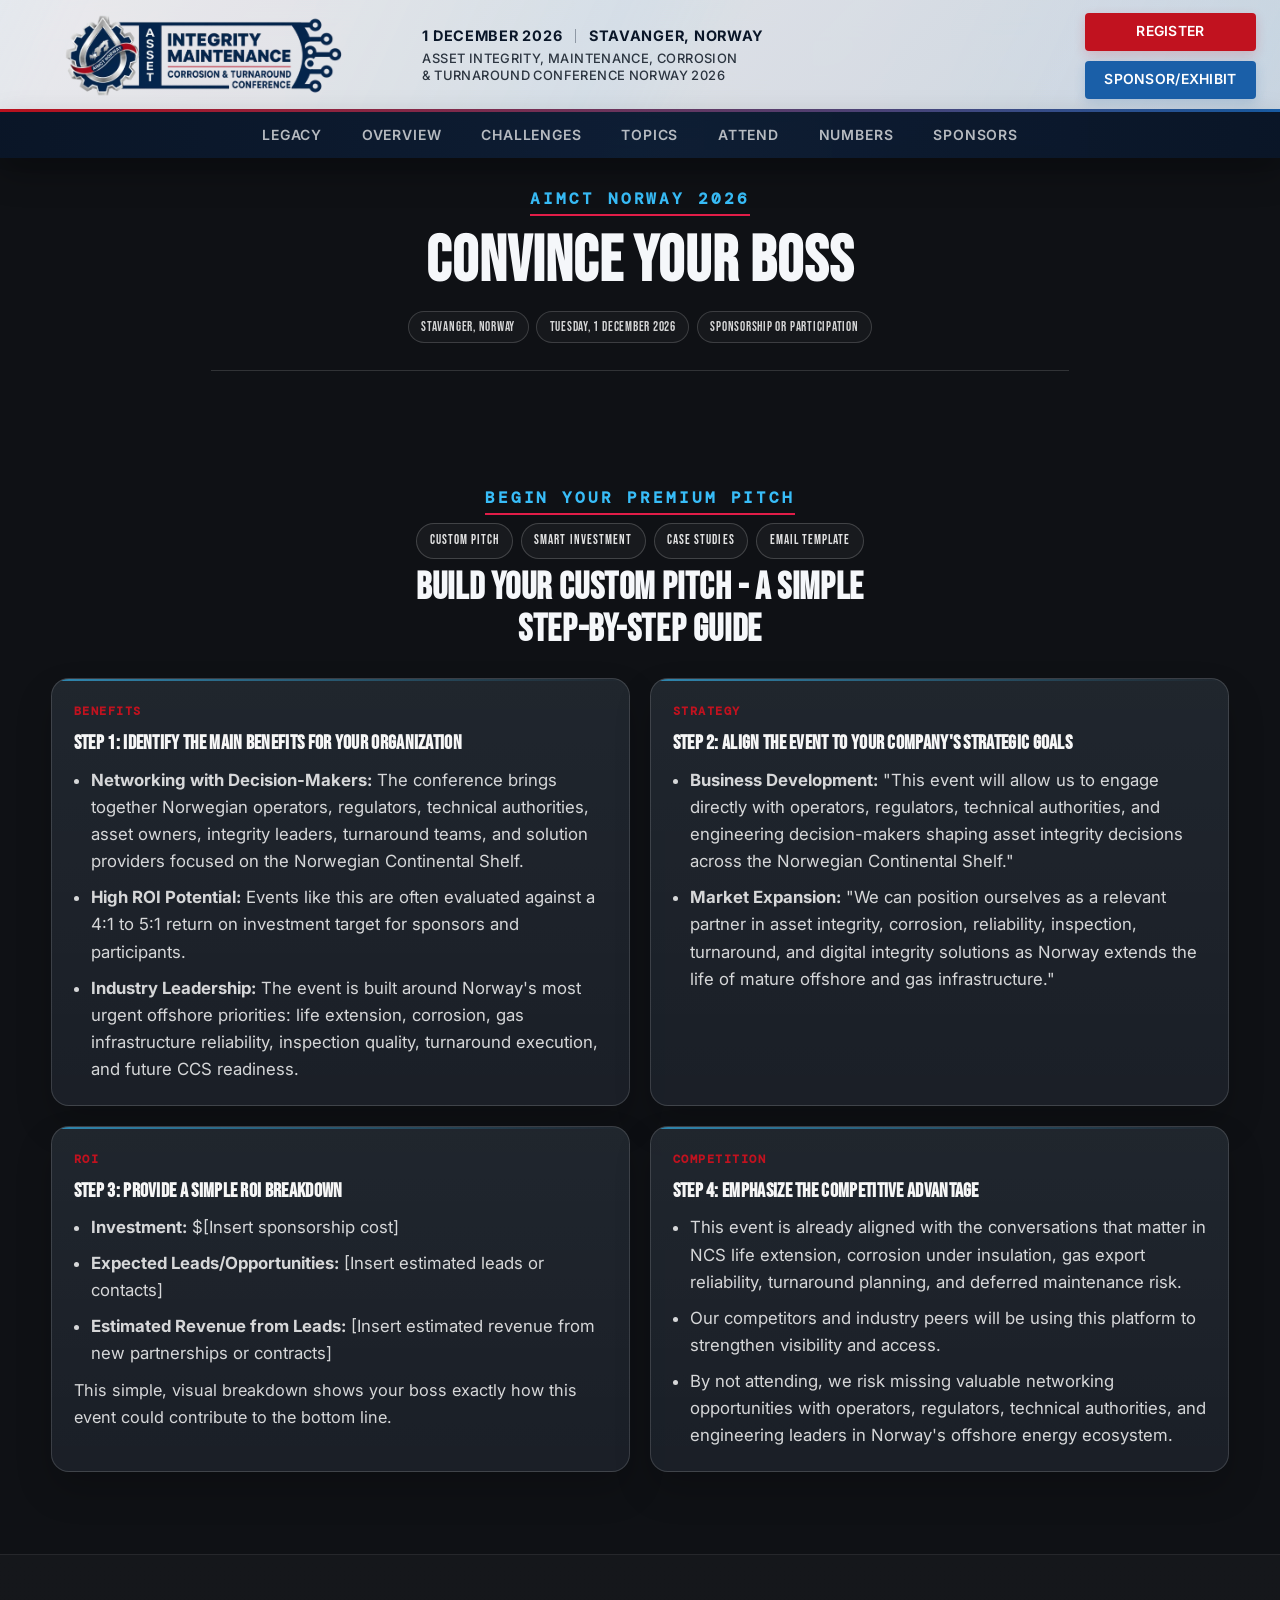
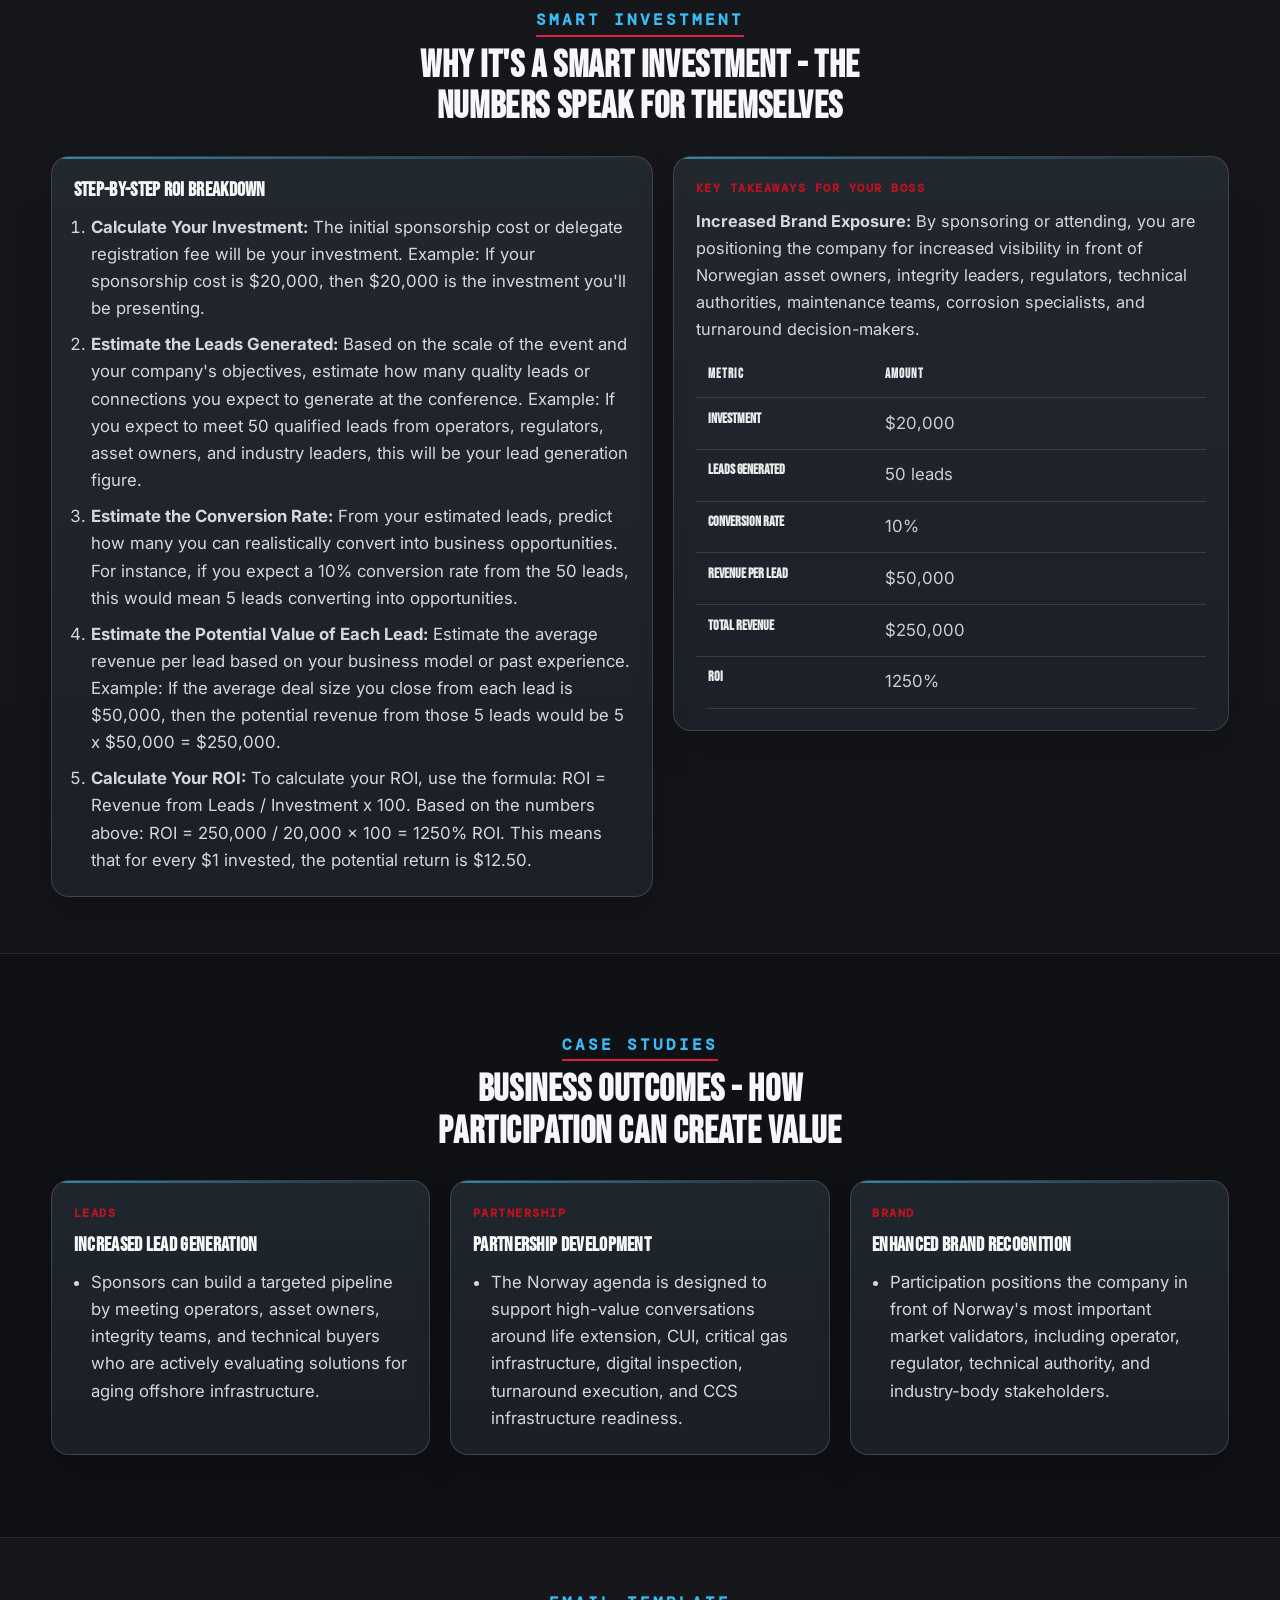
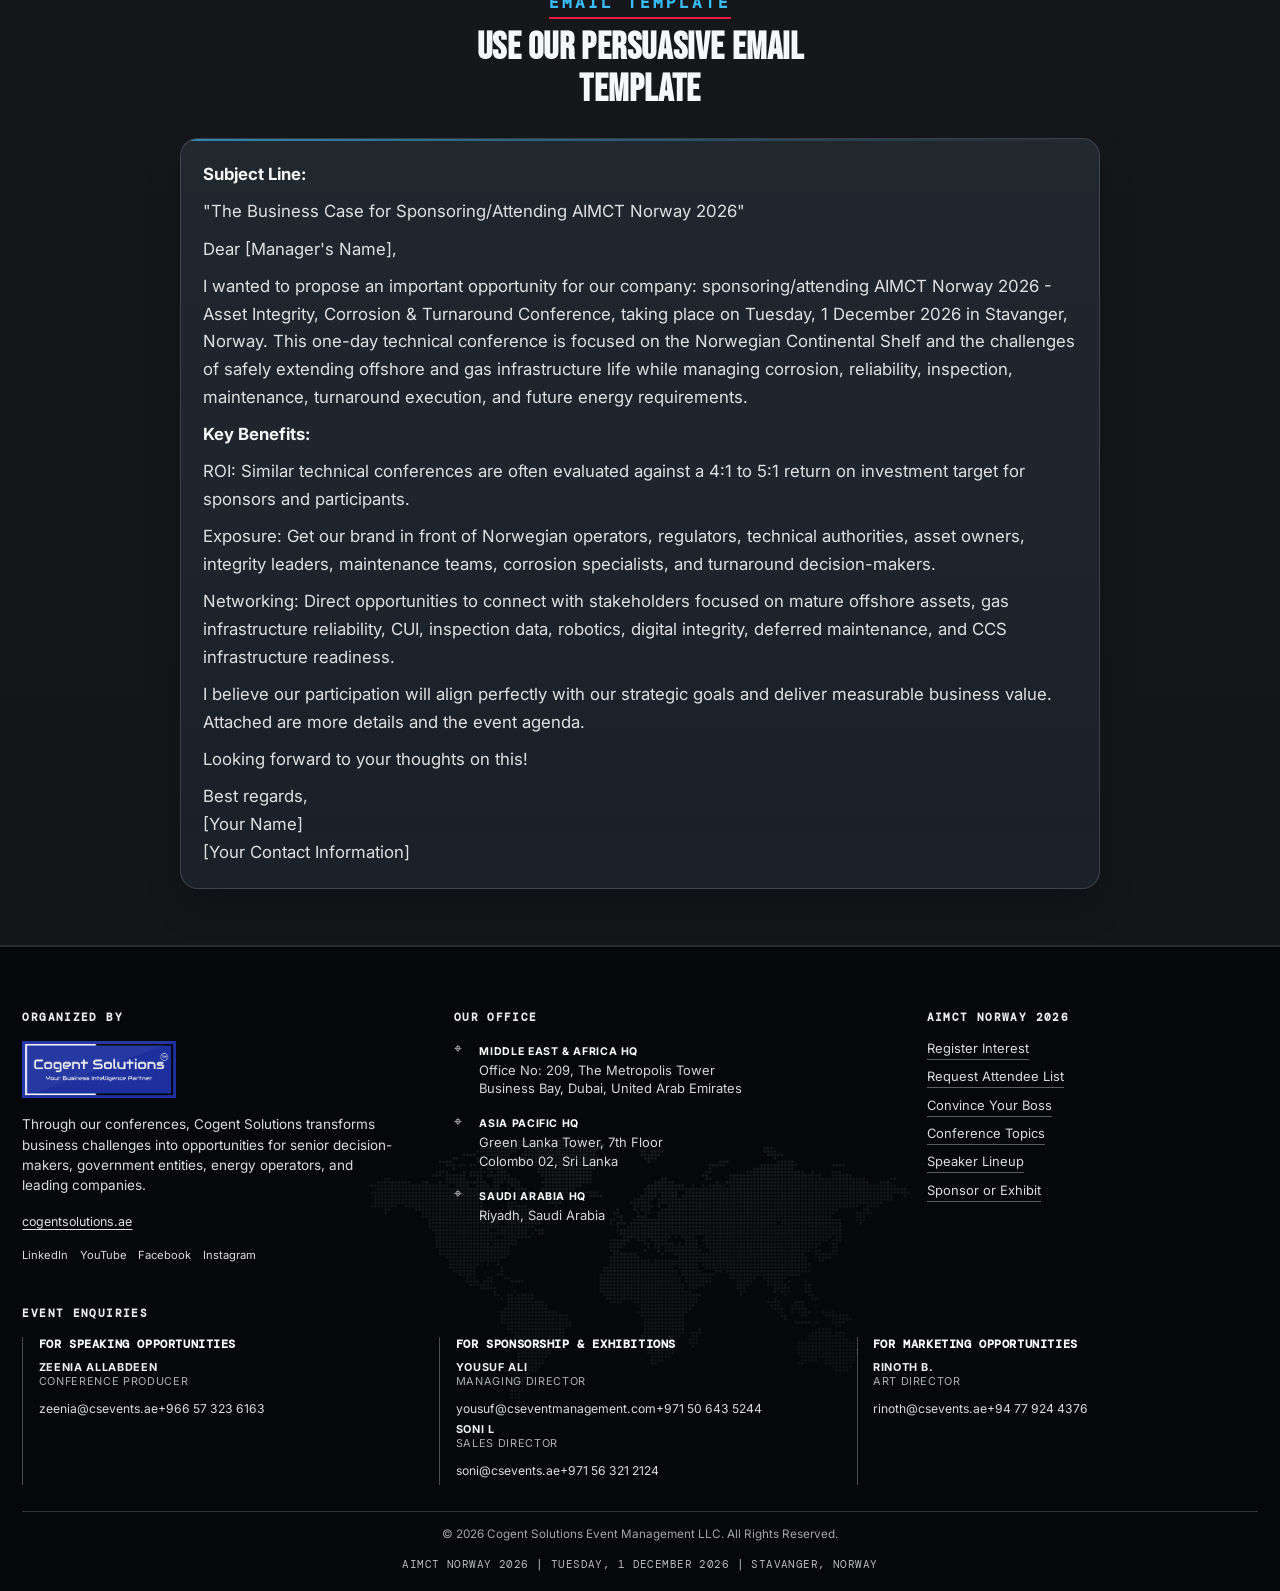
<file: convince-your-boss/index.html>
<!DOCTYPE html>
<html lang="en">
  <head>
    <meta charset="UTF-8" />
    <meta name="viewport" content="width=device-width, initial-scale=1.0" />
    <meta
      name="description"
      content="Build an internal business case for attending, sponsoring, or exhibiting at AIMCT Norway 2026."
    />
    <title>Convince Your Boss | AIMCT Norway 2026</title>
    <link rel="canonical" href="https://cogentsolutions.ae/events/upcoming-physical-events/aimct-norway/convince-your-boss/" />
    <link rel="alternate" hreflang="en-NO" href="https://cogentsolutions.ae/events/upcoming-physical-events/aimct-norway/convince-your-boss/" />
    <link rel="icon" type="image/webp" href="../assets/images/favicon.webp" />
    <link rel="preconnect" href="https://fonts.googleapis.com" />
  <link rel="preconnect" href="https://fonts.gstatic.com" crossorigin />
  <link rel="preload" as="style" href="https://fonts.googleapis.com/css2?family=Bebas+Neue&family=DM+Mono:wght@400;500&family=Inter:wght@400;500;600;700;800&display=swap" onload="this.onload=null;this.rel='stylesheet'" />
  <noscript>
    <link rel="stylesheet" href="https://fonts.googleapis.com/css2?family=Bebas+Neue&family=DM+Mono:wght@400;500&family=Inter:wght@400;500;600;700;800&display=swap" />
  </noscript>
  <link rel="stylesheet" href="../style.css" />
    <link rel="stylesheet" href="./convince-your-boss.css" />
  </head>
  <body class="register-page boss-page">
    <!-- <header class="site-nav" data-site-nav>
      <div class="site-nav__top">
        <a class="site-nav__brand site-nav__top-cell" href="../index.html#hero" aria-label="AIMCT Norway 2026">
          <img class="site-nav__logo" src="../assets/images/logona-500.webp" srcset="../assets/images/logona-500.webp 500w, ../assets/images/logona-760.webp 760w, ../assets/images/logona.webp 1400w" sizes="(max-width: 640px) 220px, 459px" width="500" height="138" alt="AIMCT Norway 2026" />
        </a>
        <div class="site-nav__event site-nav__top-cell" aria-label="Event details">
          <p class="site-nav__event-date">Tuesday, 1 December 2026 | Stavanger, Norway</p>
          <p class="site-nav__event-name">Asset Integrity, Corrosion &amp; Turnaround Conference Norway 2026</p>
        </div>
        <div class="site-nav__partners site-nav__top-cell" aria-label="Event partners">
          <figure class="site-nav__partner site-nav__partner--strategic">
            <figcaption>Strategic Partner</figcaption>
            <img src="../assets/logos/Sponsors/sp-11-260.webp" width="260" height="130" alt="Strategic partner logo" loading="lazy" />
          </figure>
          <figure class="site-nav__partner">
            <figcaption>Supporting Partner</figcaption>
            <img src="../assets/logos/Sponsors/sp-06-260.webp" width="260" height="130" alt="Supporting partner logo" />
          </figure>
        </div>
        <div class="site-nav__actions site-nav__top-cell" aria-label="Primary actions">
          <a class="site-nav__cta" href="../register.html">Register</a>
          <a class="site-nav__cta site-nav__cta--booth" href="../sponsor-exhibit/">Sponsor/Exhibit</a>
        </div>
        <button class="site-nav__toggle" type="button" aria-expanded="false" aria-controls="site-nav-menu" aria-label="Toggle navigation">
          <span class="site-nav__toggle-line" aria-hidden="true"></span>
          <span class="site-nav__toggle-line" aria-hidden="true"></span>
          <span class="site-nav__toggle-line" aria-hidden="true"></span>
        </button>
      </div>

      <div class="container site-nav__bar">
        <nav class="site-nav__menu" id="site-nav-menu" aria-label="Primary">
        <a class="site-nav__link" href="../index.html#global-events">Legacy</a>
        <a class="site-nav__link" href="../index.html#overview">Overview</a>
        <a class="site-nav__link" href="../index.html#strategic-challenges">Challenges</a>
        <a class="site-nav__link" href="../index.html#topics">Topics</a>
        <a class="site-nav__link" href="../index.html#attend">Attend</a>
        <a class="site-nav__link" href="../index.html#numbers">Numbers</a>
        <a class="site-nav__link" href="../index.html#orgs">Sponsors</a>
        </nav>
        <div class="site-nav__bar-actions" aria-label="Primary actions">
          <a class="site-nav__bar-cta" href="../register.html">Register</a>
          <a class="site-nav__bar-cta site-nav__bar-cta--booth" href="../sponsor-exhibit/">Sponsor/Exhibit</a>
        </div>
        <button class="site-nav__toggle site-nav__bar-toggle" type="button" aria-expanded="false" aria-controls="site-nav-menu" aria-label="Toggle navigation">
          <span class="site-nav__toggle-line" aria-hidden="true"></span>
          <span class="site-nav__toggle-line" aria-hidden="true"></span>
          <span class="site-nav__toggle-line" aria-hidden="true"></span>
        </button>
      </div>
    </header> -->

    <!-- Nav Bar -->
  <header class="site-nav" data-site-nav>
    <div class="site-nav__top">
      <a class="site-nav__brand site-nav__top-cell" href="../index.html#hero" aria-label="AIMCT Norway 2026">
        <img class="site-nav__logo" src="../assets/images/logona-500.webp" sizes="(max-width: 640px) 220px, 459px" width="500" height="138" alt="AIMCT Norway 2026" />
      </a>
      <div class="site-nav__event site-nav__top-cell" aria-label="Event details">
        <p class="site-nav__event-date">
          <span class="site-nav__event-date-value">1 December 2026</span>
          <span class="site-nav__event-sep" aria-hidden="true"></span>
          <span class="site-nav__event-location">
            <svg class="site-nav__event-pin" viewBox="0 0 24 24" focusable="false" aria-hidden="true">
              <path d="M12 21s7-6.73 7-11.5A7 7 0 1 0 5 9.5C5 14.27 12 21 12 21Z" />
              <circle cx="12" cy="9.5" r="2.3" />
            </svg>
            Stavanger, Norway
          </span>
        </p>
        <p class="site-nav__event-name">Asset Integrity, Maintenance, Corrosion & Turnaround Conference Norway 2026
        </p>
      </div>
      <!-- <div class="site-nav__partners site-nav__top-cell" aria-label="Event partners">
        <figure class="site-nav__partner site-nav__partner--strategic">
          <figcaption>Strategic Partner</figcaption>
          <img src="./assets/logos/Sponsors/sp-11-260.webp" width="260" height="130"
            alt="Strategic partner logo" />
        </figure>
        <figure class="site-nav__partner">
          <figcaption>Supporting Partner</figcaption>
          <img src="./assets/logos/Sponsors/sp-06-260.webp" width="260" height="130"
            alt="Azule Energy supporting partner logo" />
        </figure>
        <figure class="site-nav__partner">
          <figcaption>Supporting Partner</figcaption>
          <img src="./assets/logos/Sponsors/sp-23-08.webp" width="260" height="130"
            alt="Azule Energy supporting partner logo" />
        </figure>
        <figure class="site-nav__partner">
          <figcaption>Supporting Partner</figcaption>
          <img src="./assets/logos/Sponsors/sp-15.webp" width="260" height="130"
            alt="Azule Energy supporting partner logo" />
        </figure>

      </div> -->
      <div class="site-nav__actions site-nav__top-cell" aria-label="Primary actions">
        <a class="site-nav__cta" href="../register.html">Register</a>
        <a class="site-nav__cta site-nav__cta--booth" href="../sponsor-exhibit/index.html">Sponsor/Exhibit</a>
      </div>
      <button class="site-nav__toggle" type="button" aria-expanded="false" aria-controls="site-nav-menu"
        aria-label="Toggle navigation">
        <span class="site-nav__toggle-line" aria-hidden="true"></span>
        <span class="site-nav__toggle-line" aria-hidden="true"></span>
        <span class="site-nav__toggle-line" aria-hidden="true"></span>
      </button>
    </div>

    <div class="container site-nav__bar">
      <nav class="site-nav__menu" id="site-nav-menu" aria-label="Primary">
        <a class="site-nav__link" href="../index.html#global-events">Legacy</a>
        <a class="site-nav__link" href="../index.html#overview">Overview</a>
        <a class="site-nav__link" href="../index.html#strategic-challenges">Challenges</a>
        <a class="site-nav__link" href="../index.html#topics">Topics</a>
        <a class="site-nav__link" href="../index.html#attend">Attend</a>
        <a class="site-nav__link" href="../index.html#numbers">Numbers</a>
        <a class="site-nav__link" href="../index.html#orgs">Sponsors</a>
        
        
      </nav>
      <div class="site-nav__bar-actions" aria-label="Primary actions">
        <a class="site-nav__bar-cta" href="../register.html">
          <span class="site-nav__bar-cta-icon" aria-hidden="true">
            <svg viewBox="0 0 24 24" focusable="false">
              <path d="M4 12h14M13 6l6 6-6 6" />
            </svg>
          </span>
          Register
        </a>
        <a class="site-nav__bar-cta site-nav__bar-cta--booth" href="../sponsor-exhibit/index.html">
          <span class="site-nav__bar-cta-icon" aria-hidden="true">
            <svg viewBox="0 0 24 24" focusable="false">
              <path d="M4 11 12 4l8 7M5.5 10v9.5h13V10M9.5 19.5v-5.5h5v5.5" />
            </svg>
          </span>
          Sponsor/Exhibit
        </a>
      </div>
<button class="site-nav__toggle site-nav__bar-toggle" type="button" aria-expanded="false"
        aria-controls="site-nav-menu" aria-label="Toggle navigation">
        <span class="site-nav__toggle-line" aria-hidden="true"></span>
        <span class="site-nav__toggle-line" aria-hidden="true"></span>
        <span class="site-nav__toggle-line" aria-hidden="true"></span>
      </button>
    </div>
  </header>

    <main class="register-main boss-main">
      <section class="boss-hero section" aria-labelledby="boss-hero-title">
        <div class="container boss-hero__inner">
          <p class="register-card__kicker">AIMCT Norway 2026</p>
          <h1 id="boss-hero-title" class="boss-hero__title">Convince Your Boss</h1>
          <div class="boss-hero__meta" aria-label="Event details">
            <span class="boss-hero__meta-item">Stavanger, Norway</span>
            <span class="boss-hero__meta-item">Tuesday, 1 December 2026</span>
            <span class="boss-hero__meta-item">Sponsorship or Participation</span>
          </div>
        </div>
      </section>

      <section class="boss-section section" aria-labelledby="boss-guide-title">
        <div class="container boss-section__inner">
          <header class="boss-section__head">
            <p class="register-card__kicker">Begin Your Premium Pitch</p>
            <nav class="boss-quicklinks" aria-label="Convince your boss quick links">
              <a class="boss-quicklinks__link" href="#boss-benefits">Custom Pitch</a>
              <a class="boss-quicklinks__link" href="#boss-smart-investment">Smart Investment</a>
              <a class="boss-quicklinks__link" href="#boss-case-studies">Case Studies</a>
              <a class="boss-quicklinks__link" href="#boss-template">Email Template</a>
            </nav>
            <h2 id="boss-guide-title" class="boss-section__title">Build Your Custom Pitch - A Simple Step-by-Step Guide</h2>
          </header>

          <div class="boss-grid boss-grid--two" id="boss-benefits">
            <article class="boss-card">
              <p class="boss-card__eyebrow">Benefits</p>
              <h3 class="boss-card__title">Step 1: Identify the Main Benefits for Your Organization</h3>
              <ul class="boss-list">
                <li>
                  <strong>Networking with Decision-Makers:</strong> The conference brings together Norwegian operators,
                  regulators, technical authorities, asset owners, integrity leaders, turnaround teams, and solution
                  providers focused on the Norwegian Continental Shelf.
                </li>
                <li>
                  <strong>High ROI Potential:</strong> Events like this are often evaluated against a 4:1 to 5:1
                  return on investment target for sponsors and participants.
                </li>
                <li>
                  <strong>Industry Leadership:</strong> The event is built around Norway's most urgent offshore
                  priorities: life extension, corrosion, gas infrastructure reliability, inspection quality,
                  turnaround execution, and future CCS readiness.
                </li>
              </ul>
            </article>

            <article class="boss-card">
              <p class="boss-card__eyebrow">Strategy</p>
              <h3 class="boss-card__title">Step 2: Align the Event to Your Company's Strategic Goals</h3>
              <ul class="boss-list">
                <li>
                  <strong>Business Development:</strong> "This event will allow us to engage directly with operators,
                  regulators, technical authorities, and engineering decision-makers shaping asset integrity decisions
                  across the Norwegian Continental Shelf."
                </li>
                <li>
                  <strong>Market Expansion:</strong> "We can position ourselves as a relevant partner in asset
                  integrity, corrosion, reliability, inspection, turnaround, and digital integrity solutions as Norway
                  extends the life of mature offshore and gas infrastructure."
                </li>
              </ul>
            </article>

            <article class="boss-card">
              <p class="boss-card__eyebrow">ROI</p>
              <h3 class="boss-card__title">Step 3: Provide a Simple ROI Breakdown</h3>
              <ul class="boss-list">
                <li><strong>Investment:</strong> $[Insert sponsorship cost]</li>
                <li><strong>Expected Leads/Opportunities:</strong> [Insert estimated leads or contacts]</li>
                <li><strong>Estimated Revenue from Leads:</strong> [Insert estimated revenue from new partnerships or contracts]</li>
              </ul>
              <p class="boss-section__intro">
                This simple, visual breakdown shows your boss exactly how this event could contribute to the bottom
                line.
              </p>
            </article>

            <article class="boss-card">
              <p class="boss-card__eyebrow">Competition</p>
              <h3 class="boss-card__title">Step 4: Emphasize the Competitive Advantage</h3>
              <ul class="boss-list">
                <li>
                  This event is already aligned with the conversations that matter in NCS life extension, corrosion
                  under insulation, gas export reliability, turnaround planning, and deferred maintenance risk.
                </li>
                <li>
                  Our competitors and industry peers will be using this platform to strengthen visibility and access.
                </li>
                <li>
                  By not attending, we risk missing valuable networking opportunities with operators, regulators,
                  technical authorities, and engineering leaders in Norway's offshore energy ecosystem.
                </li>
              </ul>
            </article>
          </div>
        </div>
      </section>

      <section class="boss-section boss-section--muted section" id="boss-smart-investment" aria-labelledby="boss-roi-title">
        <div class="container boss-section__inner">
          <header class="boss-section__head">
            <p class="register-card__kicker">Smart Investment</p>
            <h2 id="boss-roi-title" class="boss-section__title">Why It's a Smart Investment - The Numbers Speak for Themselves</h2>
          </header>

          <div class="boss-roi">
            <div class="boss-roi__panel">
              <h3 class="boss-card__title">Step-by-Step ROI Breakdown</h3>
              <ol class="boss-steps">
                <li>
                  <strong>Calculate Your Investment:</strong> The initial sponsorship cost or delegate registration fee
                  will be your investment. Example: If your sponsorship cost is $20,000, then $20,000 is the
                  investment you'll be presenting.
                </li>
                <li>
                  <strong>Estimate the Leads Generated:</strong> Based on the scale of the event and your company's
                  objectives, estimate how many quality leads or connections you expect to generate at the conference.
                  Example: If you expect to meet 50 qualified leads from operators, regulators, asset owners, and
                  industry leaders, this will be your lead generation figure.
                </li>
                <li>
                  <strong>Estimate the Conversion Rate:</strong> From your estimated leads, predict how many you can
                  realistically convert into business opportunities. For instance, if you expect a 10% conversion rate
                  from the 50 leads, this would mean 5 leads converting into opportunities.
                </li>
                <li>
                  <strong>Estimate the Potential Value of Each Lead:</strong> Estimate the average revenue per lead
                  based on your business model or past experience. Example: If the average deal size you close from
                  each lead is $50,000, then the potential revenue from those 5 leads would be 5 x $50,000 = $250,000.
                </li>
                <li>
                  <strong>Calculate Your ROI:</strong> To calculate your ROI, use the formula: ROI = Revenue from Leads
                  / Investment x 100. Based on the numbers above: ROI = 250,000 / 20,000 x 100 = 1250% ROI. This
                  means that for every $1 invested, the potential return is $12.50.
                </li>
              </ol>
            </div>

            <div class="boss-roi__panel">
              <p class="boss-card__eyebrow">Key Takeaways for Your Boss</p>
              <p class="boss-section__intro">
                <strong>Increased Brand Exposure:</strong> By sponsoring or attending, you are positioning the company
                for increased visibility in front of Norwegian asset owners, integrity leaders, regulators, technical
                authorities, maintenance teams, corrosion specialists, and turnaround decision-makers.
              </p>
              <div class="boss-roi__table-wrap">
                <table class="boss-roi__table">
                  <thead>
                    <tr>
                      <th scope="col">Metric</th>
                      <th scope="col">Amount</th>
                    </tr>
                  </thead>
                  <tbody>
                    <tr>
                      <th scope="row">Investment</th>
                      <td>$20,000</td>
                    </tr>
                    <tr>
                      <th scope="row">Leads Generated</th>
                      <td>50 leads</td>
                    </tr>
                    <tr>
                      <th scope="row">Conversion Rate</th>
                      <td>10%</td>
                    </tr>
                    <tr>
                      <th scope="row">Revenue per Lead</th>
                      <td>$50,000</td>
                    </tr>
                    <tr>
                      <th scope="row">Total Revenue</th>
                      <td>$250,000</td>
                    </tr>
                    <tr>
                      <th scope="row">ROI</th>
                      <td>1250%</td>
                    </tr>
                  </tbody>
                </table>
              </div>
            </div>
          </div>
        </div>
      </section>

      <section class="boss-section section" aria-labelledby="boss-advantage-title">
        <div class="container boss-section__inner">
          <header class="boss-section__head">
            <p class="register-card__kicker">Case Studies</p>
            <h2 id="boss-advantage-title" class="boss-section__title">Business Outcomes - How Participation Can Create Value</h2>
          </header>

          <div class="boss-grid" id="boss-case-studies">
            <article class="boss-card">
              <p class="boss-card__eyebrow">Leads</p>
              <h3 class="boss-card__title">Increased Lead Generation</h3>
              <ul class="boss-list">
                <li>
                  Sponsors can build a targeted pipeline by meeting operators, asset owners, integrity teams, and
                  technical buyers who are actively evaluating solutions for aging offshore infrastructure.
                </li>
              </ul>
            </article>

            <article class="boss-card">
              <p class="boss-card__eyebrow">Partnership</p>
              <h3 class="boss-card__title">Partnership Development</h3>
              <ul class="boss-list">
                <li>
                  The Norway agenda is designed to support high-value conversations around life extension, CUI,
                  critical gas infrastructure, digital inspection, turnaround execution, and CCS infrastructure
                  readiness.
                </li>
              </ul>
            </article>

            <article class="boss-card">
              <p class="boss-card__eyebrow">Brand</p>
              <h3 class="boss-card__title">Enhanced Brand Recognition</h3>
              <ul class="boss-list">
                <li>
                  Participation positions the company in front of Norway's most important market validators, including
                  operator, regulator, technical authority, and industry-body stakeholders.
                </li>
              </ul>
            </article>
          </div>
        </div>
      </section>

      <section class="boss-section boss-section--muted section" id="boss-template" aria-labelledby="boss-template-title">
        <div class="container boss-section__inner">
          <header class="boss-section__head">
            <p class="register-card__kicker">Email Template</p>
            <h2 id="boss-template-title" class="boss-section__title">Use Our Persuasive Email Template</h2>
          </header>

          <article class="boss-mail">
            <p><strong>Subject Line:</strong></p>
            <p>"The Business Case for Sponsoring/Attending AIMCT Norway 2026"</p>
            <p>Dear [Manager's Name],</p>
            <p>
              I wanted to propose an important opportunity for our company: sponsoring/attending AIMCT Norway 2026 -
              Asset Integrity, Corrosion &amp; Turnaround Conference, taking place on Tuesday, 1 December 2026 in
              Stavanger, Norway. This one-day technical conference is focused on the Norwegian Continental Shelf and
              the challenges of safely extending offshore and gas infrastructure life while managing corrosion,
              reliability, inspection, maintenance, turnaround execution, and future energy requirements.
            </p>
            <p><strong>Key Benefits:</strong></p>
            <p>
              ROI: Similar technical conferences are often evaluated against a 4:1 to 5:1 return on investment target
              for sponsors and participants.
            </p>
            <p>
              Exposure: Get our brand in front of Norwegian operators, regulators, technical authorities, asset owners,
              integrity leaders, maintenance teams, corrosion specialists, and turnaround decision-makers.
            </p>
            <p>
              Networking: Direct opportunities to connect with stakeholders focused on mature offshore assets, gas
              infrastructure reliability, CUI, inspection data, robotics, digital integrity, deferred maintenance, and
              CCS infrastructure readiness.
            </p>
            <p>
              I believe our participation will align perfectly with our strategic goals and deliver measurable business
              value. Attached are more details and the event agenda.
            </p>
            <p>Looking forward to your thoughts on this!</p>
            <p>Best regards,<br />[Your Name]<br />[Your Contact Information]</p>
          </article>
        </div>
      </section>
    </main>
    <footer class="site-footer" aria-labelledby="site-footer-title">
      <div class="container site-footer__inner">
        <div class="site-footer__grid">
          <section class="site-footer__col site-footer__col--about">
            <h2 class="site-footer__eyebrow">Organized By</h2>
            <img class="site-footer__brand" src="../assets/images/cogent-logo-01.png" alt="Cogent Solutions" loading="lazy" />
            <p class="site-footer__copy">
              Through our conferences, Cogent Solutions transforms business challenges into opportunities for senior
              decision-makers, government entities, energy operators, and leading companies.
            </p>
            <a class="site-footer__site-link" href="https://cogentsolutions.ae/" target="_blank" rel="noopener noreferrer">cogentsolutions.ae</a>
            <div class="site-footer__social" aria-label="Cogent Solutions social links">
              <a class="site-footer__social-text" href="https://www.linkedin.com/company/cogent-solutions-event-management/" target="_blank" rel="noopener noreferrer">LinkedIn</a>
              <a class="site-footer__social-text" href="https://www.youtube.com/@cogentsolutions" target="_blank" rel="noopener noreferrer">YouTube</a>
              <a class="site-footer__social-text" href="https://www.facebook.com/cogentsolutionsuae" target="_blank" rel="noopener noreferrer">Facebook</a>
              <a class="site-footer__social-text" href="https://www.instagram.com/cogentsolutions.ae/" target="_blank" rel="noopener noreferrer">Instagram</a>
            </div>
          </section>

          <section class="site-footer__col site-footer__col--offices">
            <h2 class="site-footer__eyebrow" id="site-footer-title">Our Office</h2>
            <div class="site-footer__offices">
              <address class="site-footer__office"><span class="site-footer__icon" aria-hidden="true">⌖</span><strong>Middle East &amp; Africa HQ</strong><br />Office No: 209, The Metropolis Tower<br />Business Bay, Dubai, United Arab Emirates</address>
              <address class="site-footer__office"><span class="site-footer__icon" aria-hidden="true">⌖</span><strong>Asia Pacific HQ</strong><br />Green Lanka Tower, 7th Floor<br />Colombo 02, Sri Lanka</address>
              <address class="site-footer__office"><span class="site-footer__icon" aria-hidden="true">⌖</span><strong>Saudi Arabia HQ</strong><br />Riyadh, Saudi Arabia</address>
            </div>
          </section>

          <nav class="site-footer__col site-footer__col--links" aria-label="AIMCT Norway event links">
            <h2 class="site-footer__eyebrow">AIMCT Norway 2026</h2>
            <div class="site-footer__link-grid">
              <a href="../register.html">Register Interest</a>
              <a href="../request-attendees/">Request Attendee List</a>
              <a href="../convince-your-boss/">Convince Your Boss</a>
              <a href="../index.html#topics">Conference Topics</a>
              <a href="../index.html#speakers">Speaker Lineup</a>
              <a href="../sponsor-exhibit/">Sponsor or Exhibit</a>
            </div>
          </nav>

          <section class="site-footer__col site-footer__col--enquiries" aria-labelledby="footer-enquiries-title">
            <h2 class="site-footer__eyebrow" id="footer-enquiries-title">Event Enquiries</h2>
            <div class="site-footer__enquiries">
              <article class="site-footer__contact-card"><h3>For Speaking Opportunities</h3><p><strong>Zeenia Allabdeen</strong><span>Conference Producer</span></p><a href="mailto:zeenia@csevents.ae">zeenia@csevents.ae</a><a href="tel:+966573236163">+966 57 323 6163</a></article>
              <article class="site-footer__contact-card"><h3>For Sponsorship &amp; Exhibitions</h3><p><strong>Yousuf Ali</strong><span>Managing Director</span></p><a href="mailto:yousuf@cseventmanagement.com">yousuf@cseventmanagement.com</a><a href="tel:+971506435244">+971 50 643 5244</a><p><strong>Soni L</strong><span>Sales Director</span></p><a href="mailto:soni@csevents.ae">soni@csevents.ae</a><a href="tel:+971563212124">+971 56 321 2124</a></article>
              <article class="site-footer__contact-card"><h3>For Marketing Opportunities</h3><p><strong>Rinoth B.</strong><span>Art Director</span></p><a href="mailto:rinoth@csevents.ae">rinoth@csevents.ae</a><a href="tel:+94779244376">+94 77 924 4376</a></article>
            </div>
          </section>
        </div>

        <div class="site-footer__bottom">
          <p class="site-footer__legal">© 2026 Cogent Solutions Event Management LLC. All Rights Reserved.</p>
          <p class="site-footer__event-meta">AIMCT Norway 2026 | Tuesday, 1 December 2026 | Stavanger, Norway</p>
        </div>
      </div>
    </footer>
    <script src="../script.js"></script>
  </body>
</html>
</file>
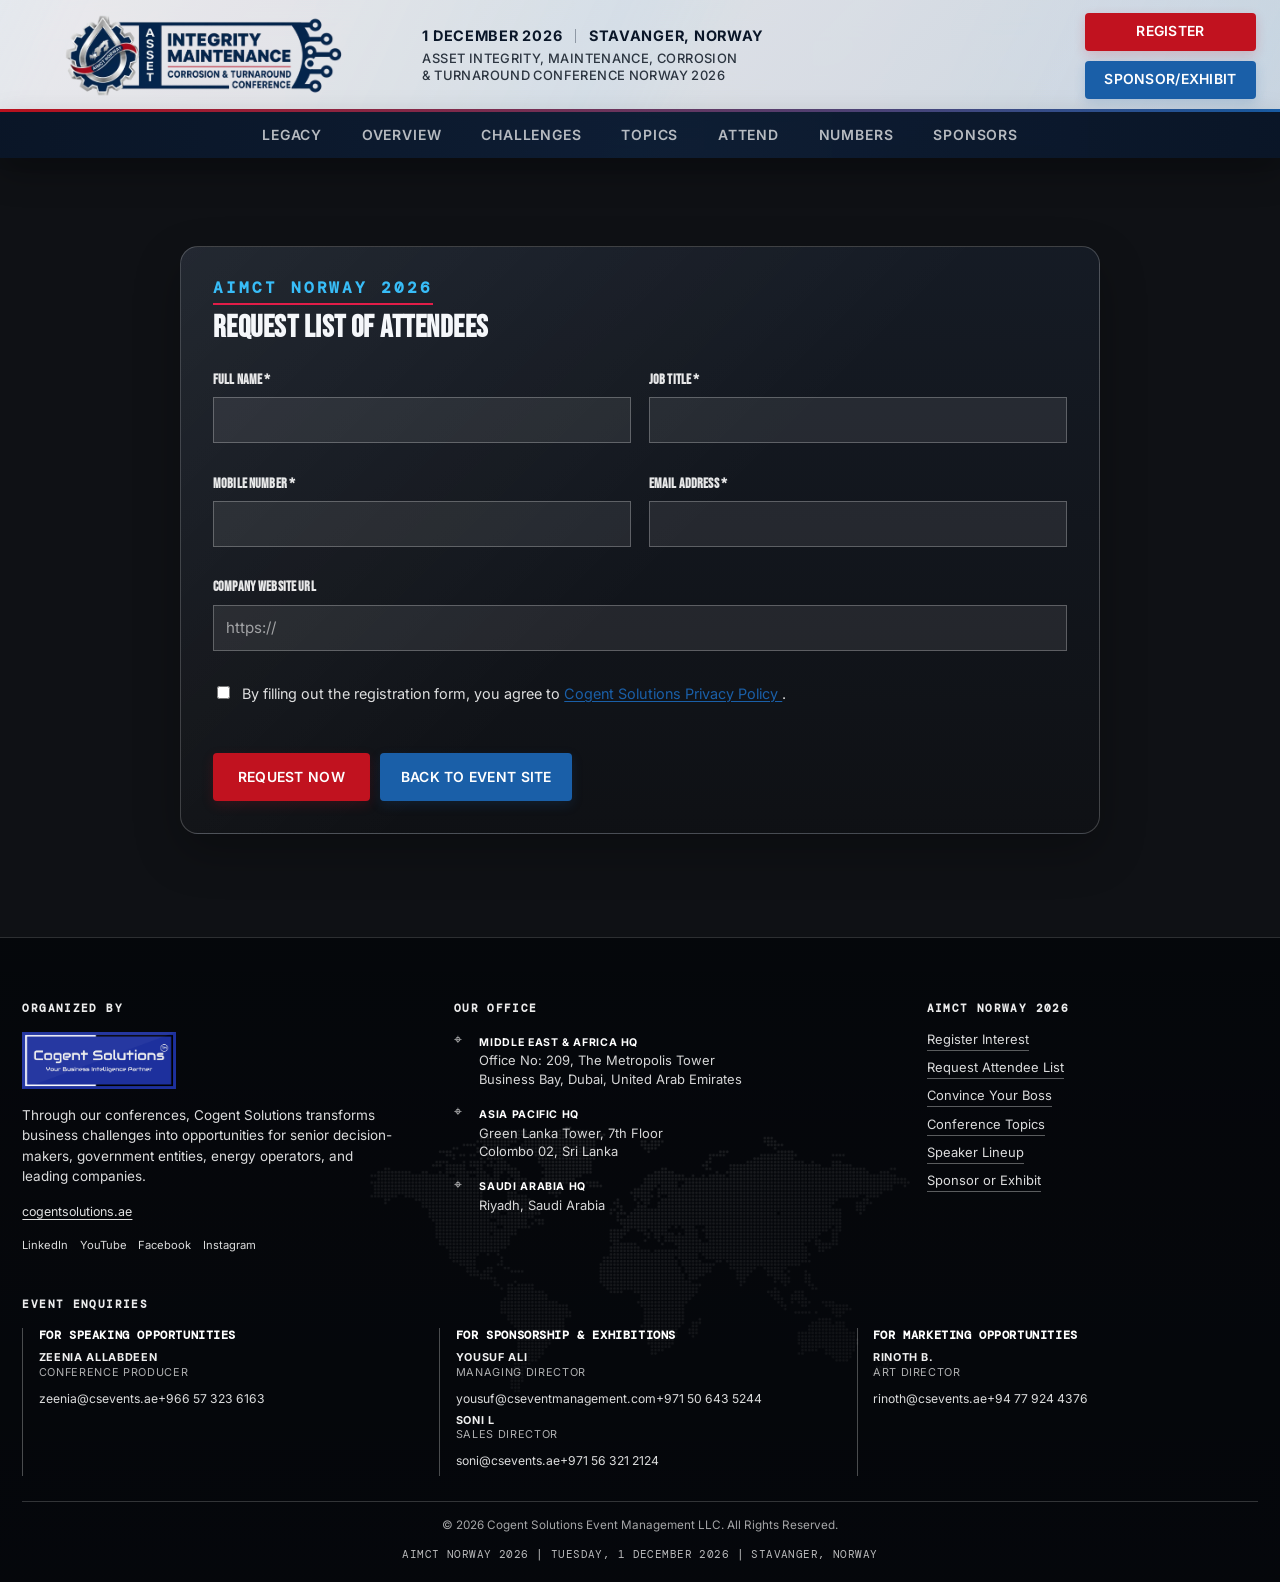
<file: request-attendees/index.html>
<!DOCTYPE html>
<html lang="en">
  <head>
    <meta charset="UTF-8" />
    <meta name="viewport" content="width=device-width, initial-scale=1.0" />
    <meta
      name="description"
      content="Request the attendee list for AIMCT Norway 2026."
    />
    <title>Request List of Attendees | AIMCT Norway 2026</title>
    <link rel="canonical" href="https://cogentsolutions.ae/events/upcoming-physical-events/aimct-norway/request-attendees/" />
    <link rel="alternate" hreflang="en-NO" href="https://cogentsolutions.ae/events/upcoming-physical-events/aimct-norway/request-attendees/" />
    <link rel="icon" type="image/webp" href="../assets/images/favicon.webp" />
    <link rel="preconnect" href="https://fonts.googleapis.com" />
  <link rel="preconnect" href="https://fonts.gstatic.com" crossorigin />
  <link rel="preload" as="style" href="https://fonts.googleapis.com/css2?family=Bebas+Neue&family=DM+Mono:wght@400;500&family=Inter:wght@400;500;600;700;800&display=swap" onload="this.onload=null;this.rel='stylesheet'" />
  <noscript>
    <link rel="stylesheet" href="https://fonts.googleapis.com/css2?family=Bebas+Neue&family=DM+Mono:wght@400;500&family=Inter:wght@400;500;600;700;800&display=swap" />
  </noscript>
  <link rel="stylesheet" href="../style.css" />
    <link rel="stylesheet" href="./request-attendees.css" />
  </head>
  <body class="register-page request-attendees-page">
    <!-- <header class="site-nav" data-site-nav>
      <div class="site-nav__top">
        <a class="site-nav__brand site-nav__top-cell" href="../index.html#hero" aria-label="AIMCT Norway 2026">
          <img class="site-nav__logo" src="../assets/images/logona-500.webp" srcset="../assets/images/logona-500.webp 500w, ../assets/images/logona-760.webp 760w, ../assets/images/logona.webp 1400w" sizes="(max-width: 640px) 220px, 459px" width="500" height="138" alt="AIMCT Norway 2026" />
        </a>
        <div class="site-nav__event site-nav__top-cell" aria-label="Event details">
          <p class="site-nav__event-date">Tuesday, 1 December 2026 | Stavanger, Norway</p>
          <p class="site-nav__event-name">Asset Integrity, Corrosion &amp; Turnaround Conference Norway 2026</p>
        </div>
        <div class="site-nav__partners site-nav__top-cell" aria-label="Event partners">
        <figure class="site-nav__partner site-nav__partner--strategic">
          <figcaption>Strategic Partner</figcaption>
          <img src="../assets/logos/Sponsors/sp-11-260.webp" width="260" height="130"
            alt="Strategic partner logo" />
        </figure>
        <figure class="site-nav__partner">
          <figcaption>Supporting Partner</figcaption>
          <img src="../assets/logos/Sponsors/sp-06-260.webp" width="260" height="130"
            alt="Supporting partner logo" />
        </figure>
        <figure class="site-nav__partner">
          <figcaption>Supporting Partner</figcaption>
          <img src="../assets/logos/Sponsors/sp-23-08.webp" width="260" height="130"
            alt="Supporting partner logo" />
        </figure>
        <figure class="site-nav__partner">
          <figcaption>Supporting Partner</figcaption>
          <img src="../assets/logos/Sponsors/sp-15.webp" width="260" height="130"
            alt="Supporting partner logo" />
        </figure>
        </div>
        <div class="site-nav__actions site-nav__top-cell" aria-label="Primary actions">
          <a class="site-nav__cta" href="../register.html">Register</a>
          <a class="site-nav__cta site-nav__cta--booth" href="../sponsor-exhibit/">Sponsor/Exhibit</a>
        </div>
        <button class="site-nav__toggle" type="button" aria-expanded="false" aria-controls="site-nav-menu" aria-label="Toggle navigation">
          <span class="site-nav__toggle-line" aria-hidden="true"></span>
          <span class="site-nav__toggle-line" aria-hidden="true"></span>
          <span class="site-nav__toggle-line" aria-hidden="true"></span>
        </button>
      </div>

      <div class="container site-nav__bar">
        <nav class="site-nav__menu" id="site-nav-menu" aria-label="Primary">
        <a class="site-nav__link" href="../index.html#global-events">Legacy</a>
        <a class="site-nav__link" href="../index.html#overview">Overview</a>
        <a class="site-nav__link" href="../index.html#strategic-challenges">Challenges</a>
        <a class="site-nav__link" href="../index.html#topics">Topics</a>
        <a class="site-nav__link" href="../index.html#attend">Attend</a>
        <a class="site-nav__link" href="../index.html#numbers">Numbers</a>
        <a class="site-nav__link" href="../index.html#orgs">Sponsors</a>
        </nav>
        <div class="site-nav__bar-actions" aria-label="Primary actions">
          <a class="site-nav__bar-cta" href="../register.html">Register</a>
          <a class="site-nav__bar-cta site-nav__bar-cta--booth" href="../sponsor-exhibit/">Sponsor/Exhibit</a>
        </div>
        <button class="site-nav__toggle site-nav__bar-toggle" type="button" aria-expanded="false" aria-controls="site-nav-menu" aria-label="Toggle navigation">
          <span class="site-nav__toggle-line" aria-hidden="true"></span>
          <span class="site-nav__toggle-line" aria-hidden="true"></span>
          <span class="site-nav__toggle-line" aria-hidden="true"></span>
        </button>
      </div>
    </header> -->

    <!-- Nav Bar -->
  <header class="site-nav" data-site-nav>
    <div class="site-nav__top">
      <a class="site-nav__brand site-nav__top-cell" href="../index.html#hero" aria-label="AIMCT Norway 2026">
        <img class="site-nav__logo" src="../assets/images/logona-500.webp" sizes="(max-width: 640px) 220px, 459px" width="500" height="138" alt="AIMCT Norway 2026" />
      </a>
      <div class="site-nav__event site-nav__top-cell" aria-label="Event details">
        <p class="site-nav__event-date">
          <span class="site-nav__event-date-value">1 December 2026</span>
          <span class="site-nav__event-sep" aria-hidden="true"></span>
          <span class="site-nav__event-location">
            <svg class="site-nav__event-pin" viewBox="0 0 24 24" focusable="false" aria-hidden="true">
              <path d="M12 21s7-6.73 7-11.5A7 7 0 1 0 5 9.5C5 14.27 12 21 12 21Z" />
              <circle cx="12" cy="9.5" r="2.3" />
            </svg>
            Stavanger, Norway
          </span>
        </p>
        <p class="site-nav__event-name">Asset Integrity, Maintenance, Corrosion & Turnaround Conference Norway 2026
        </p>
      </div>
      <!-- <div class="site-nav__partners site-nav__top-cell" aria-label="Event partners">
        <figure class="site-nav__partner site-nav__partner--strategic">
          <figcaption>Strategic Partner</figcaption>
          <img src="./assets/logos/Sponsors/sp-11-260.webp" width="260" height="130"
            alt="Strategic partner logo" />
        </figure>
        <figure class="site-nav__partner">
          <figcaption>Supporting Partner</figcaption>
          <img src="./assets/logos/Sponsors/sp-06-260.webp" width="260" height="130"
            alt="Azule Energy supporting partner logo" />
        </figure>
        <figure class="site-nav__partner">
          <figcaption>Supporting Partner</figcaption>
          <img src="./assets/logos/Sponsors/sp-23-08.webp" width="260" height="130"
            alt="Azule Energy supporting partner logo" />
        </figure>
        <figure class="site-nav__partner">
          <figcaption>Supporting Partner</figcaption>
          <img src="./assets/logos/Sponsors/sp-15.webp" width="260" height="130"
            alt="Azule Energy supporting partner logo" />
        </figure>

      </div> -->
      <div class="site-nav__actions site-nav__top-cell" aria-label="Primary actions">
        <a class="site-nav__cta" href="../register.html">Register</a>
        <a class="site-nav__cta site-nav__cta--booth" href="../sponsor-exhibit/index.html">Sponsor/Exhibit</a>
      </div>
      <button class="site-nav__toggle" type="button" aria-expanded="false" aria-controls="site-nav-menu"
        aria-label="Toggle navigation">
        <span class="site-nav__toggle-line" aria-hidden="true"></span>
        <span class="site-nav__toggle-line" aria-hidden="true"></span>
        <span class="site-nav__toggle-line" aria-hidden="true"></span>
      </button>
    </div>

    <div class="container site-nav__bar">
      <nav class="site-nav__menu" id="site-nav-menu" aria-label="Primary">
        <a class="site-nav__link" href="../index.html#global-events">Legacy</a>
        <a class="site-nav__link" href="../index.html#overview">Overview</a>
        <a class="site-nav__link" href="../index.html#strategic-challenges">Challenges</a>
        <a class="site-nav__link" href="../index.html#topics">Topics</a>
        <a class="site-nav__link" href="../index.html#attend">Attend</a>
        <a class="site-nav__link" href="../index.html#numbers">Numbers</a>
        <a class="site-nav__link" href="../index.html#orgs">Sponsors</a>
        
        
      </nav>
      <div class="site-nav__bar-actions" aria-label="Primary actions">
        <a class="site-nav__bar-cta" href="../register.html">
          <span class="site-nav__bar-cta-icon" aria-hidden="true">
            <svg viewBox="0 0 24 24" focusable="false">
              <path d="M4 12h14M13 6l6 6-6 6" />
            </svg>
          </span>
          Register
        </a>
        <a class="site-nav__bar-cta site-nav__bar-cta--booth" href="../sponsor-exhibit/index.html">
          <span class="site-nav__bar-cta-icon" aria-hidden="true">
            <svg viewBox="0 0 24 24" focusable="false">
              <path d="M4 11 12 4l8 7M5.5 10v9.5h13V10M9.5 19.5v-5.5h5v5.5" />
            </svg>
          </span>
          Sponsor/Exhibit
        </a>
      </div>
<button class="site-nav__toggle site-nav__bar-toggle" type="button" aria-expanded="false"
        aria-controls="site-nav-menu" aria-label="Toggle navigation">
        <span class="site-nav__toggle-line" aria-hidden="true"></span>
        <span class="site-nav__toggle-line" aria-hidden="true"></span>
        <span class="site-nav__toggle-line" aria-hidden="true"></span>
      </button>
    </div>
  </header>

   <style>
    #loading2 {
      display: none;
      /* ✅ FIX */
      position: fixed;
      /* 🔥 better than absolute */
      top: 0;
      left: 0;
      width: 100%;
      height: 100%;

      background: rgba(0, 0, 0, 0.85);
      z-index: 9999;

      justify-content: center;
      align-items: center;
      flex-direction: column;
    }

    /* Beautiful green glow spinner */
    .spinner {
      border: 4px solid rgba(255, 255, 255, 0.1);
      border-top: 4px solid #ffffff;
      /* bright green accent */
      border-radius: 50%;
      width: 60px;
      height: 60px;
      animation: spin 0.9s ease-in-out infinite, glow 1.5s ease-in-out infinite alternate;
      box-shadow: 0 0 15px rgba(255, 255, 255, 0.3);
    }

    @keyframes spin {
      0% {
        transform: rotate(0deg);
      }

      100% {
        transform: rotate(360deg);
      }
    }

    @keyframes glow {
      0% {
        box-shadow: 0 0 8px rgba(255, 255, 255, 0.3);
      }

      100% {
        box-shadow: 0 0 20px rgba(255, 255, 255, 0.8);
      }
    }
  </style>
  <!-- Loader Overlay -->
  <div id="loading2">
    <div class="spinner"></div>
    <p style="color:#afafaf; font-size:1.1rem; margin-top:15px; letter-spacing:1px;">
      Please wait...
    </p>
  </div>

<main class="register-main request-attendees-main">
  <section class="register section" aria-labelledby="request-attendees-title">
    <div class="container request-attendees-shell">
      <article class="register-card request-attendees-card">
        <header class="register-card__head">
          <p class="register-card__kicker">AIMCT Norway 2026</p>
          <h1 id="request-attendees-title" class="register-card__title">
            Request List of Attendees
          </h1>
        </header>

        <form class="register-form" id="attendee-list-form" novalidate>
          <input type="hidden" name="language" value="en" />
          <div class="register-form__grid request-attendees-form__grid">

            <label class="register-field">
              <span class="register-field__label">Full Name *</span>
              <input type="text" id="full_name" name="full_name" autocomplete="name" required />
              <span id="full_name-error" class="error-message"></span>
            </label>

            <label class="register-field">
              <span class="register-field__label">Job Title *</span>
              <input type="text" id="job_title" name="job_title" autocomplete="organization-title" required />
              <span id="job_title-error" class="error-message"></span>
            </label>

            <label class="register-field">
              <span class="register-field__label">Mobile Number *</span>
              <input type="tel" id="phone" name="phone" autocomplete="tel" required />
              <span id="phone-error" class="error-message"></span>
            </label>

            <label class="register-field">
              <span class="register-field__label">Email Address *</span>
              <input type="email" id="email" name="email" autocomplete="email" required />
              <span id="email-error" class="error-message"></span>
            </label>

            <label class="register-field register-field--full">
              <span class="register-field__label">Company Website URL</span>
              <input type="url" id="company_website_URL" name="company_website_URL" placeholder="https://" autocomplete="url" required />
              <span id="website-error" class="error-message"></span>
            </label>

          </div>

          <label class="register-check">
            <input type="checkbox" id="privacy_policy" name="privacy_policy" required />
            <span class="register-check__text">
              By filling out the registration form, you agree to
              <a href="https://cogentsolutions.ae/privacy-policy" target="_blank">
                Cogent Solutions Privacy Policy
              </a>.
            </span>
          </label>
                      <span id="privacy_policy-error" class="error-message"></span>


          <div class="register-form__actions">
            <button type="submit" class="register-submit" id="submitBtn">
              Request Now
            </button>
            <a class="register-back" href="../index.html">Back to Event Site</a>
          </div>
        </form>

        <!-- Success Message -->
        <div class="form-content"></div>

      </article>
    </div>
  </section>
</main>
    <footer class="site-footer" aria-labelledby="site-footer-title">
      <div class="container site-footer__inner">
        <div class="site-footer__grid">
          <section class="site-footer__col site-footer__col--about">
            <h2 class="site-footer__eyebrow">Organized By</h2>
            <img class="site-footer__brand" src="../assets/images/cogent-logo-01.png" alt="Cogent Solutions" loading="lazy" />
            <p class="site-footer__copy">
              Through our conferences, Cogent Solutions transforms business challenges into opportunities for senior
              decision-makers, government entities, energy operators, and leading companies.
            </p>
            <a class="site-footer__site-link" href="https://cogentsolutions.ae/" target="_blank" rel="noopener noreferrer">cogentsolutions.ae</a>
            <div class="site-footer__social" aria-label="Cogent Solutions social links">
              <a class="site-footer__social-text" href="https://www.linkedin.com/company/cogent-solutions-event-management/" target="_blank" rel="noopener noreferrer">LinkedIn</a>
              <a class="site-footer__social-text" href="https://www.youtube.com/@cogentsolutions" target="_blank" rel="noopener noreferrer">YouTube</a>
              <a class="site-footer__social-text" href="https://www.facebook.com/cogentsolutionsuae" target="_blank" rel="noopener noreferrer">Facebook</a>
              <a class="site-footer__social-text" href="https://www.instagram.com/cogentsolutions.ae/" target="_blank" rel="noopener noreferrer">Instagram</a>
            </div>
          </section>

          <section class="site-footer__col site-footer__col--offices">
            <h2 class="site-footer__eyebrow" id="site-footer-title">Our Office</h2>
            <div class="site-footer__offices">
              <address class="site-footer__office"><span class="site-footer__icon" aria-hidden="true">⌖</span><strong>Middle East &amp; Africa HQ</strong><br />Office No: 209, The Metropolis Tower<br />Business Bay, Dubai, United Arab Emirates</address>
              <address class="site-footer__office"><span class="site-footer__icon" aria-hidden="true">⌖</span><strong>Asia Pacific HQ</strong><br />Green Lanka Tower, 7th Floor<br />Colombo 02, Sri Lanka</address>
              <address class="site-footer__office"><span class="site-footer__icon" aria-hidden="true">⌖</span><strong>Saudi Arabia HQ</strong><br />Riyadh, Saudi Arabia</address>
            </div>
          </section>

          <nav class="site-footer__col site-footer__col--links" aria-label="AIMCT Norway event links">
            <h2 class="site-footer__eyebrow">AIMCT Norway 2026</h2>
            <div class="site-footer__link-grid">
              <a href="../register.html">Register Interest</a>
              <a href="../request-attendees/">Request Attendee List</a>
              <a href="../convince-your-boss/">Convince Your Boss</a>
              <a href="../index.html#topics">Conference Topics</a>
              <a href="../index.html#speakers">Speaker Lineup</a>
              <a href="../sponsor-exhibit/">Sponsor or Exhibit</a>
            </div>
          </nav>

          <section class="site-footer__col site-footer__col--enquiries" aria-labelledby="footer-enquiries-title">
            <h2 class="site-footer__eyebrow" id="footer-enquiries-title">Event Enquiries</h2>
            <div class="site-footer__enquiries">
              <article class="site-footer__contact-card"><h3>For Speaking Opportunities</h3><p><strong>Zeenia Allabdeen</strong><span>Conference Producer</span></p><a href="mailto:zeenia@csevents.ae">zeenia@csevents.ae</a><a href="tel:+966573236163">+966 57 323 6163</a></article>
              <article class="site-footer__contact-card"><h3>For Sponsorship &amp; Exhibitions</h3><p><strong>Yousuf Ali</strong><span>Managing Director</span></p><a href="mailto:yousuf@cseventmanagement.com">yousuf@cseventmanagement.com</a><a href="tel:+971506435244">+971 50 643 5244</a><p><strong>Soni L</strong><span>Sales Director</span></p><a href="mailto:soni@csevents.ae">soni@csevents.ae</a><a href="tel:+971563212124">+971 56 321 2124</a></article>
              <article class="site-footer__contact-card"><h3>For Marketing Opportunities</h3><p><strong>Rinoth B.</strong><span>Art Director</span></p><a href="mailto:rinoth@csevents.ae">rinoth@csevents.ae</a><a href="tel:+94779244376">+94 77 924 4376</a></article>
            </div>
          </section>
        </div>

        <div class="site-footer__bottom">
          <p class="site-footer__legal">© 2026 Cogent Solutions Event Management LLC. All Rights Reserved.</p>
          <p class="site-footer__event-meta">AIMCT Norway 2026 | Tuesday, 1 December 2026 | Stavanger, Norway</p>
        </div>
      </div>
    </footer>
     <!-- Jquery -->
  <script src="https://code.jquery.com/jquery-3.6.0.min.js"></script>
  <style>
    .success-message {
      margin-top: 20px;
      padding: 15px;
      background-color: #ffffff;
      color: #000000;
      border: 1px solid #c3e6cb;
      border-radius: 5px;
      text-align: center;
    }

    .error-message {
      color: red;
      font-size: 12px;
      display: block;
      margin-top: 5px;
    }

    .form-content {
      position: relative;
    }



    .loader-image {
      display: block;
      margin: auto;
      width: 300px;
      height: 300px;
    }
  </style>

<script>
$(document).ready(function () {

  $("#attendee-list-form").on("submit", function (e) {
    e.preventDefault();

    $(".error-message").text("");

    const submitButton = $("#submitBtn");
    submitButton.prop("disabled", true);

    let isValid = true;

    const fullName = $("#full_name").val().trim();
    const jobTitle = $("#job_title").val().trim();
    const number = $("#phone").val().trim();
    const email = $("#email").val().trim();
    const website = $("#company_website_URL").val().trim();
    const privacyPolicy = $("#privacy_policy").is(":checked");

    // Full Name
    if (!fullName) {
      $("#full_name-error").text("Please enter your full name.");
      isValid = false;
    }

    // Job Title
    if (!jobTitle) {
      $("#job_title-error").text("Please enter your job title.");
      isValid = false;
    }

    // Phone
    const phonePattern = /^\+?[0-9]{7,15}$/;
    if (!number) {
      $("#phone-error").text("Please enter your mobile number.");
      isValid = false;
    } else if (!phonePattern.test(number)) {
      $("#phone-error").text("Enter a valid mobile number.");
      isValid = false;
    }

    // Email
    const emailPattern = /^[^\s@]+@[^\s@]+\.[^\s@]+$/;
    if (!email) {
      $("#email-error").text("Please enter your corporate email.");
      isValid = false;
    } else if (!emailPattern.test(email)) {
      $("#email-error").text("Enter a valid email address.");
      isValid = false;
    }

    // Website (optional)
    if (website) {
      const urlPattern = /^(https?:\/\/)?([\w-]+\.)+[\w-]{2,}(\/\S*)?$/;
      if (!urlPattern.test(website)) {
        $("#website-error").text("Enter a valid website URL.");
        isValid = false;
      }
    }

    // Privacy Policy
    if (!privacyPolicy) {
      $("#privacy_policy-error").text("You must accept the privacy policy.");
      isValid = false;
    }

    if (isValid) {
      $("#loading2").css("display", "flex");

      $.ajax({
        url: "#",
        method: "GET",
        data: {
          event_name: "AIMCT Conference - Norway 2026",
          full_name: fullName,
          job_title: jobTitle,
          phone: number,
          email: email,
          company_website_URL: website,
          terms: privacyPolicy ? 1 : 0
        },
        dataType: "json",

        success: function (response) {
          $("#loading2").hide();

          if (response.success) {
            $("#attendee-list-form").hide();

            $(".form-content").html(
              '<div class="success-message">Thank you for your interest in AIMCT Conference - Norway 2026. The attendee list will be shared with you shortly. Kindly check your inbox.</div>'
            );
          } else {
            alert("Error: " + response.message);
          }
        },

        error: function () {
          $("#loading2").hide();
          alert("Something went wrong. Please try again.");
        },

        complete: function () {
          submitButton.prop("disabled", false);
        }
      });

    } else {
      submitButton.prop("disabled", false);
    }

  });

});
</script>
    <script src="../script.js"></script>
  </body>
</html>
</file>
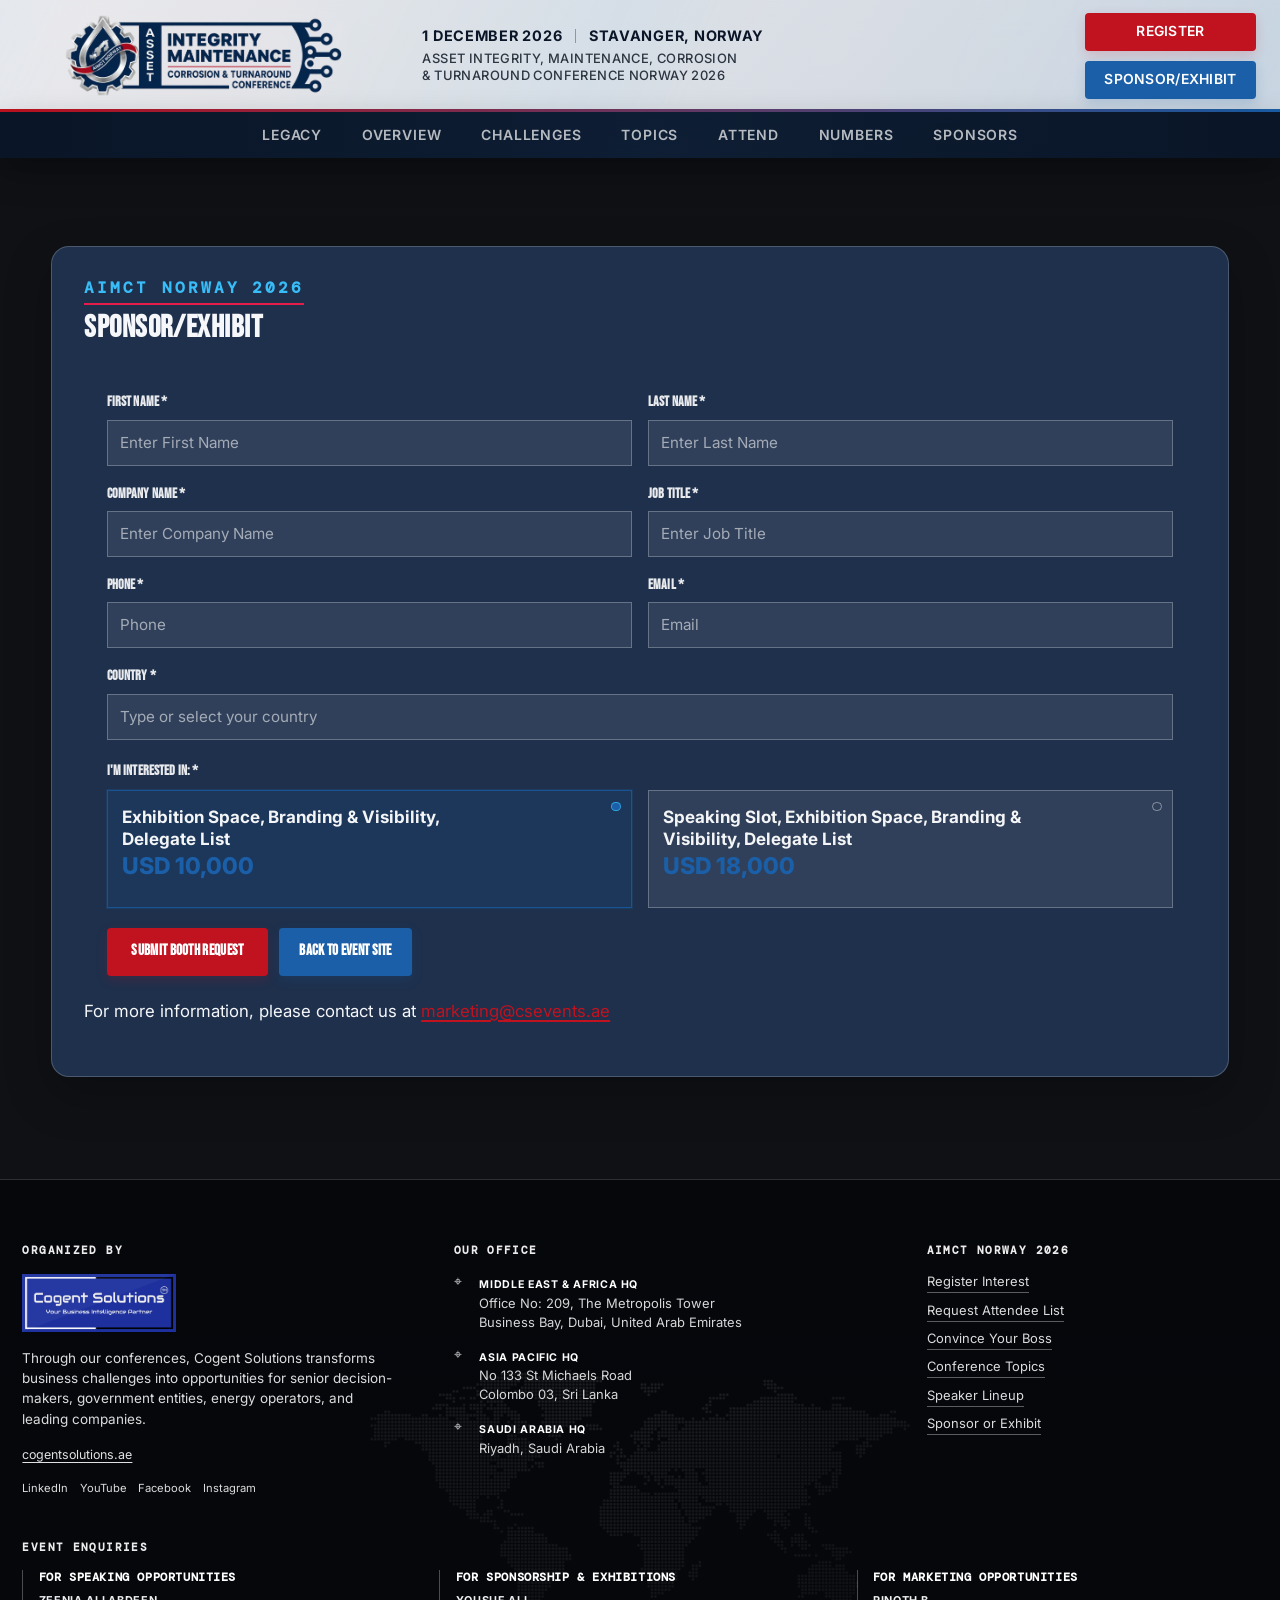
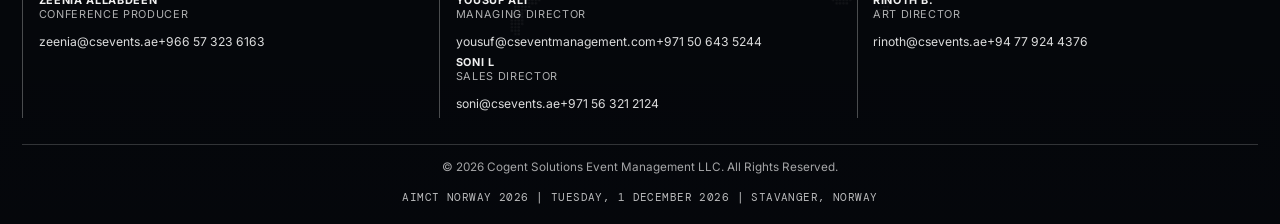
<file: sponsor-exhibit/index.html>
<!DOCTYPE html>
<html lang="en" translate="yes">

<head>
  <meta charset="UTF-8" />
  <meta name="viewport" content="width=device-width, initial-scale=1.0" />
  <meta name="description"
    content="Sponsor or exhibit at AIMCT Norway 2026: Asset Integrity, Corrosion & Turnaround Conference." />
  <title>Sponsor/Exhibit | AIMCT Norway 2026</title>
  <link rel="canonical" href="https://cogentsolutions.ae/events/upcoming-physical-events/aimct-norway/sponsor-exhibit/" />
  <link rel="alternate" hreflang="en-NO" href="https://cogentsolutions.ae/events/upcoming-physical-events/aimct-norway/sponsor-exhibit/" />
  <link rel="alternate" hreflang="x-default" href="https://cogentsolutions.ae/events/upcoming-physical-events/aimct-norway/sponsor-exhibit/" />
  <link rel="icon" type="image/webp" href="../assets/images/favicon.webp" />
  <link rel="preconnect" href="https://fonts.googleapis.com" />
  <link rel="preconnect" href="https://fonts.gstatic.com" crossorigin />
  <link rel="preload" as="style" href="https://fonts.googleapis.com/css2?family=Bebas+Neue&family=DM+Mono:wght@400;500&family=Inter:wght@400;500;600;700;800&display=swap" onload="this.onload=null;this.rel='stylesheet'" />
  <noscript>
    <link rel="stylesheet" href="https://fonts.googleapis.com/css2?family=Bebas+Neue&family=DM+Mono:wght@400;500&family=Inter:wght@400;500;600;700;800&display=swap" />
  </noscript>
  <link rel="stylesheet" href="../style.css" />
  <link rel="stylesheet" href="./sponsor-exhibit.css" />
</head>

<body class="register-page booth-page">
  <!-- <header class="site-nav" data-site-nav>
      <div class="site-nav__top">
        <a class="site-nav__brand site-nav__top-cell" href="../index.html#hero" aria-label="AIMCT Norway 2026">
          <img class="site-nav__logo" src="../assets/images/logona-500.webp" srcset="../assets/images/logona-500.webp 500w, ../assets/images/logona-760.webp 760w, ../assets/images/logona.webp 1400w" sizes="(max-width: 640px) 220px, 459px" width="500" height="138" alt="AIMCT Norway 2026" />
        </a>
        <div class="site-nav__event site-nav__top-cell" aria-label="Event details">
          <p class="site-nav__event-date">Tuesday, 1 December 2026 | Stavanger, Norway</p>
          <p class="site-nav__event-name">Asset Integrity, Corrosion &amp; Turnaround Conference Norway 2026</p>
        </div>
        <div class="site-nav__partners site-nav__top-cell" aria-label="Event partners">
        <figure class="site-nav__partner site-nav__partner--strategic">
          <figcaption>Strategic Partner</figcaption>
          <img src="../assets/logos/Sponsors/sp-11-260.webp" width="260" height="130"
            alt="Strategic partner logo" />
        </figure>
        <figure class="site-nav__partner">
          <figcaption>Supporting Partner</figcaption>
          <img src="../assets/logos/Sponsors/sp-06-260.webp" width="260" height="130"
            alt="Supporting partner logo" />
        </figure>
        <figure class="site-nav__partner">
          <figcaption>Supporting Partner</figcaption>
          <img src="../assets/logos/Sponsors/sp-23-08.webp" width="260" height="130"
            alt="Supporting partner logo" />
        </figure>
        <figure class="site-nav__partner">
          <figcaption>Supporting Partner</figcaption>
          <img src="../assets/logos/Sponsors/sp-15.webp" width="260" height="130"
            alt="Supporting partner logo" />
        </figure>
        </div>
        <div class="site-nav__actions site-nav__top-cell" aria-label="Primary actions">
          <a class="site-nav__cta" href="../register.html">Register</a>
          <a class="site-nav__cta site-nav__cta--booth" href="./">Sponsor/Exhibit</a>
        </div>
        <button class="site-nav__toggle" type="button" aria-expanded="false" aria-controls="site-nav-menu" aria-label="Toggle navigation">
          <span class="site-nav__toggle-line" aria-hidden="true"></span>
          <span class="site-nav__toggle-line" aria-hidden="true"></span>
          <span class="site-nav__toggle-line" aria-hidden="true"></span>
        </button>
      </div>

      <div class="container site-nav__bar">
        <nav class="site-nav__menu" id="site-nav-menu" aria-label="Primary">
        <a class="site-nav__link" href="../index.html#global-events">Legacy</a>
        <a class="site-nav__link" href="../index.html#overview">Overview</a>
        <a class="site-nav__link" href="../index.html#strategic-challenges">Challenges</a>
        <a class="site-nav__link" href="../index.html#topics">Topics</a>
        <a class="site-nav__link" href="../index.html#attend">Attend</a>
        <a class="site-nav__link" href="../index.html#numbers">Numbers</a>
        <a class="site-nav__link" href="../index.html#orgs">Sponsors</a>
        </nav>
        <div class="site-nav__bar-actions" aria-label="Primary actions">
          <a class="site-nav__bar-cta" href="../register.html">Register</a>
          <a class="site-nav__bar-cta site-nav__bar-cta--booth" href="./">Sponsor/Exhibit</a>
        </div>
        <button class="site-nav__toggle site-nav__bar-toggle" type="button" aria-expanded="false" aria-controls="site-nav-menu" aria-label="Toggle navigation">
          <span class="site-nav__toggle-line" aria-hidden="true"></span>
          <span class="site-nav__toggle-line" aria-hidden="true"></span>
          <span class="site-nav__toggle-line" aria-hidden="true"></span>
        </button>
      </div>
    </header> -->

    <!-- Nav Bar -->
  <header class="site-nav" data-site-nav>
    <div class="site-nav__top">
      <a class="site-nav__brand site-nav__top-cell" href="../index.html#hero" aria-label="AIMCT Norway 2026">
        <img class="site-nav__logo" src="../assets/images/logona-500.webp" sizes="(max-width: 640px) 220px, 459px" width="500" height="138" alt="AIMCT Norway 2026" />
      </a>
      <div class="site-nav__event site-nav__top-cell" aria-label="Event details">
        <p class="site-nav__event-date">
          <span class="site-nav__event-date-value">1 December 2026</span>
          <span class="site-nav__event-sep" aria-hidden="true"></span>
          <span class="site-nav__event-location">
            <svg class="site-nav__event-pin" viewBox="0 0 24 24" focusable="false" aria-hidden="true">
              <path d="M12 21s7-6.73 7-11.5A7 7 0 1 0 5 9.5C5 14.27 12 21 12 21Z" />
              <circle cx="12" cy="9.5" r="2.3" />
            </svg>
            Stavanger, Norway
          </span>
        </p>
        <p class="site-nav__event-name">Asset Integrity, Maintenance, Corrosion & Turnaround Conference Norway 2026
        </p>
      </div>
      <!-- <div class="site-nav__partners site-nav__top-cell" aria-label="Event partners">
        <figure class="site-nav__partner site-nav__partner--strategic">
          <figcaption>Strategic Partner</figcaption>
          <img src="./assets/logos/Sponsors/sp-11-260.webp" width="260" height="130"
            alt="Strategic partner logo" />
        </figure>
        <figure class="site-nav__partner">
          <figcaption>Supporting Partner</figcaption>
          <img src="./assets/logos/Sponsors/sp-06-260.webp" width="260" height="130"
            alt="Azule Energy supporting partner logo" />
        </figure>
        <figure class="site-nav__partner">
          <figcaption>Supporting Partner</figcaption>
          <img src="./assets/logos/Sponsors/sp-23-08.webp" width="260" height="130"
            alt="Azule Energy supporting partner logo" />
        </figure>
        <figure class="site-nav__partner">
          <figcaption>Supporting Partner</figcaption>
          <img src="./assets/logos/Sponsors/sp-15.webp" width="260" height="130"
            alt="Azule Energy supporting partner logo" />
        </figure>

      </div> -->
      <div class="site-nav__actions site-nav__top-cell" aria-label="Primary actions">
        <a class="site-nav__cta" href="../register.html">Register</a>
        <a class="site-nav__cta site-nav__cta--booth" href="./">Sponsor/Exhibit</a>
      </div>
      <button class="site-nav__toggle" type="button" aria-expanded="false" aria-controls="site-nav-menu"
        aria-label="Toggle navigation">
        <span class="site-nav__toggle-line" aria-hidden="true"></span>
        <span class="site-nav__toggle-line" aria-hidden="true"></span>
        <span class="site-nav__toggle-line" aria-hidden="true"></span>
      </button>
    </div>

    <div class="container site-nav__bar">
      <nav class="site-nav__menu" id="site-nav-menu" aria-label="Primary">
        <a class="site-nav__link" href="../index.html#global-events">Legacy</a>
        <a class="site-nav__link" href="../index.html#overview">Overview</a>
        <a class="site-nav__link" href="../index.html#strategic-challenges">Challenges</a>
        <a class="site-nav__link" href="../index.html#topics">Topics</a>
        <a class="site-nav__link" href="../index.html#attend">Attend</a>
        <a class="site-nav__link" href="../index.html#numbers">Numbers</a>
        <a class="site-nav__link" href="../index.html#orgs">Sponsors</a>
        
        
      </nav>
      <div class="site-nav__bar-actions" aria-label="Primary actions">
        <a class="site-nav__bar-cta" href="../register.html">
          <span class="site-nav__bar-cta-icon" aria-hidden="true">
            <svg viewBox="0 0 24 24" focusable="false">
              <path d="M4 12h14M13 6l6 6-6 6" />
            </svg>
          </span>
          Register
        </a>
        <a class="site-nav__bar-cta site-nav__bar-cta--booth" href="./">
          <span class="site-nav__bar-cta-icon" aria-hidden="true">
            <svg viewBox="0 0 24 24" focusable="false">
              <path d="M4 11 12 4l8 7M5.5 10v9.5h13V10M9.5 19.5v-5.5h5v5.5" />
            </svg>
          </span>
          Sponsor/Exhibit
        </a>
      </div>
<button class="site-nav__toggle site-nav__bar-toggle" type="button" aria-expanded="false"
        aria-controls="site-nav-menu" aria-label="Toggle navigation">
        <span class="site-nav__toggle-line" aria-hidden="true"></span>
        <span class="site-nav__toggle-line" aria-hidden="true"></span>
        <span class="site-nav__toggle-line" aria-hidden="true"></span>
      </button>
    </div>
  </header>


  <style>
    .input-error {
      border: 2px solid #dc3545 !important;
      background: #fff5f5;
    }

    .form-errors {
      background: #ffe5e5;
      border: 1px solid #ffb3b3;
      color: #b30000;
      padding: 15px 20px;
      margin-bottom: 20px;
      border-radius: 6px;
      display: none;
    }

    .form-check {
      border: 1px solid #e3e3e38f;
      padding: 18px 20px;
      border-radius: 8px;
      margin-top: 10px;
      margin-bottom: 15px;
      transition: all 0.3s ease;
      background: #fafafa1c;
    }

    .form-check:hover {
      border-color: #007bff;
      background: #12121252;
    }

    .form-check-input {
      margin-top: 6px;
    }

    .form-check-label strong {
      font-size: 16px;
      color: #ffffff;
    }

    .form-check small {
      display: block;
      margin-top: 6px;
      color: #e0e0e0;
      font-size: 13px;
      line-height: 1.4;
    }

    .form-check-input:checked+.form-check-label {
      color: #007bff;
    }

    /* Beautiful green glow spinner */
    .spinner {
      border: 4px solid rgba(255, 255, 255, 0.1);
      border-top: 4px solid #ffffff;
      /* bright green accent */
      border-radius: 50%;
      width: 60px;
      height: 60px;
      animation: spin 0.9s ease-in-out infinite, glow 1.5s ease-in-out infinite alternate;
      box-shadow: 0 0 15px rgba(255, 255, 255, 0.3);
    }

    @keyframes spin {
      0% {
        transform: rotate(0deg);
      }

      100% {
        transform: rotate(360deg);
      }
    }

    @keyframes glow {
      0% {
        box-shadow: 0 0 8px rgba(255, 255, 255, 0.3);
      }

      100% {
        box-shadow: 0 0 20px rgba(255, 255, 255, 0.8);
      }
    }
  </style>
  <main class="register-main">
    <section class="register section" aria-labelledby="sponsor-exhibit-title">
      <div class="container">
        <article class="register-card">
          <header class="register-card__head">
            <p class="register-card__kicker">AIMCT Norway 2026</p>
            <h1 id="sponsor-exhibit-title" class="register-card__title">Sponsor/Exhibit</h1>
          </header>
          <!-- Loader Overlay -->
          <div id="loadingOverlay" style="display:none; position:fixed; top:0; left:0; width:100%; height:100%;
            background:rgba(0,0,0,0.85); z-index:9999;
            justify-content:center; align-items:center; flex-direction:column;">
            <div class="spinner"></div>
            <p style="color:#afafaf; font-size:1.1rem; margin-top:15px; letter-spacing:1px;">
              Please wait...
            </p>
          </div>
          <div id="formErrors" class="form-errors"></div>
          <form class="register-form booth-form" id="inquiry-form" action="" method="post" novalidate>
            <div class="register-form__grid booth-form__grid">

              <label class="register-field booth-field">
                <span class="register-field__label">First Name *</span>
                <input type="text" name="first_name" id="first_name" placeholder="Enter First Name"
                  autocomplete="given-name" required />
              </label>

              <label class="register-field booth-field">
                <span class="register-field__label">Last Name *</span>
                <input type="text" name="last_name" id="last_name" placeholder="Enter Last Name"
                  autocomplete="family-name" required />
              </label>

              <label class="register-field booth-field">
                <span class="register-field__label">Company Name *</span>
                <input type="text" name="organization_name" id="organization_name" placeholder="Enter Company Name"
                  autocomplete="organization" required />
              </label>

              <label class="register-field booth-field">
                <span class="register-field__label">Job Title *</span>
                <input type="text" name="job_title" id="job_title" placeholder="Enter Job Title"
                  autocomplete="organization-title" required />
              </label>

              <label class="register-field booth-field">
                <span class="register-field__label">Phone *</span>
                <input type="tel" name="phone" id="phone" placeholder="Phone" autocomplete="tel" required />
              </label>

              <label class="register-field booth-field">
                <span class="register-field__label">Email *</span>
                <input type="email" name="email" id="email" placeholder="Email" autocomplete="email" required />
              </label>

              <label class="register-field register-field--full booth-field booth-field--full">
                <span class="register-field__label">Country *</span>
                <input type="text" name="country_of_residence" id="country_of_residence"
                  placeholder="Type or select your country" autocomplete="country-name" required />
              </label>

            </div>

            <!-- Interest -->
            <fieldset class="booth-interest register-field register-field--full" aria-label="Interest selection">
              <legend class="register-field__label booth-interest__title">I'm interested in: *</legend>

              <div class="booth-interest__cards">

                <label class="booth-interest-card">
                  <input class="booth-interest-card__input" type="radio" name="select_ticket" id="interest_01"
                    value="Exhibition Space, Branding & Visibility, Delegate List" onchange="updatePrice('interest_01')"
                    required checked />

                  <span class="booth-interest-card__body">
                    <span class="booth-interest-card__name">
                      Exhibition Space, Branding &amp; Visibility, Delegate List
                    </span>
                    <span class="booth-interest-card__price">USD 10,000</span>
                  </span>
                </label>

                <label class="booth-interest-card">
                  <input class="booth-interest-card__input" type="radio" name="select_ticket" id="interest_02"
                    value="Speaking Slot, Exhibition Space, Branding & Visibility, Delegate List"
                    onchange="updatePrice('interest_02')" required />

                  <span class="booth-interest-card__body">
                    <span class="booth-interest-card__name">
                      Speaking Slot, Exhibition Space, Branding &amp; Visibility, Delegate List
                    </span>
                    <span class="booth-interest-card__price">USD 18,000</span>
                  </span>
                </label>

              </div>
            </fieldset>

            <!-- Hidden Amount -->
            <input type="hidden" id="amount" name="amount">

            <!-- Actions -->
            <div class="register-form__actions booth-form__actions">
              <button class="register-submit booth-submit" id="submitBtn" type="submit">
                Submit Booth Request
              </button>
              <a class="register-back" href="../index.html">Back to Event Site</a>
            </div>
          </form>
                  <p class="contact-info pt-5">
    For more information, please contact us at 
    <a href="mailto:marketing@csevents.ae">marketing@csevents.ae</a>
</p>
        </article>

      </div>
    </section>
  </main>

  <footer class="site-footer" aria-labelledby="site-footer-title">
      <div class="container site-footer__inner">
        <div class="site-footer__grid">
          <section class="site-footer__col site-footer__col--about">
            <h2 class="site-footer__eyebrow">Organized By</h2>
            <img class="site-footer__brand" src="../assets/images/cogent-logo-01.png" alt="Cogent Solutions" loading="lazy" />
            <p class="site-footer__copy">
              Through our conferences, Cogent Solutions transforms business challenges into opportunities for senior
              decision-makers, government entities, energy operators, and leading companies.
            </p>
            <a class="site-footer__site-link" href="https://cogentsolutions.ae/" target="_blank" rel="noopener noreferrer">cogentsolutions.ae</a>
            <div class="site-footer__social" aria-label="Cogent Solutions social links">
              <a class="site-footer__social-text" href="https://www.linkedin.com/company/cogent-solutions-event-management/" target="_blank" rel="noopener noreferrer">LinkedIn</a>
              <a class="site-footer__social-text" href="https://www.youtube.com/@cogentsolutions" target="_blank" rel="noopener noreferrer">YouTube</a>
              <a class="site-footer__social-text" href="https://www.facebook.com/cogentsolutionsuae" target="_blank" rel="noopener noreferrer">Facebook</a>
              <a class="site-footer__social-text" href="https://www.instagram.com/cogentsolutions.ae/" target="_blank" rel="noopener noreferrer">Instagram</a>
            </div>
          </section>

          <section class="site-footer__col site-footer__col--offices">
            <h2 class="site-footer__eyebrow" id="site-footer-title">Our Office</h2>
            <div class="site-footer__offices">
              <address class="site-footer__office"><span class="site-footer__icon" aria-hidden="true">⌖</span><strong>Middle East &amp; Africa HQ</strong><br />Office No: 209, The Metropolis Tower<br />Business Bay, Dubai, United Arab Emirates</address>
              <address class="site-footer__office"><span class="site-footer__icon" aria-hidden="true">⌖</span><strong>Asia Pacific HQ</strong><br />No 133 St Michaels Road<br />
              Colombo 03, Sri Lanka</address>
              <address class="site-footer__office"><span class="site-footer__icon" aria-hidden="true">⌖</span><strong>Saudi Arabia HQ</strong><br />Riyadh, Saudi Arabia</address>
            </div>
          </section>

          <nav class="site-footer__col site-footer__col--links" aria-label="AIMCT Norway event links">
            <h2 class="site-footer__eyebrow">AIMCT Norway 2026</h2>
            <div class="site-footer__link-grid">
              <a href="../register.html">Register Interest</a>
              <a href="../request-attendees/">Request Attendee List</a>
              <a href="../convince-your-boss/">Convince Your Boss</a>
              <a href="../index.html#topics">Conference Topics</a>
              <a href="../index.html#speakers">Speaker Lineup</a>
              <a href="./">Sponsor or Exhibit</a>
            </div>
          </nav>

          <section class="site-footer__col site-footer__col--enquiries" aria-labelledby="footer-enquiries-title">
            <h2 class="site-footer__eyebrow" id="footer-enquiries-title">Event Enquiries</h2>
            <div class="site-footer__enquiries">
              <article class="site-footer__contact-card"><h3>For Speaking Opportunities</h3><p><strong>Zeenia Allabdeen</strong><span>Conference Producer</span></p><a href="mailto:zeenia@csevents.ae">zeenia@csevents.ae</a><a href="tel:+966573236163">+966 57 323 6163</a></article>
              <article class="site-footer__contact-card"><h3>For Sponsorship &amp; Exhibitions</h3><p><strong>Yousuf Ali</strong><span>Managing Director</span></p><a href="mailto:yousuf@cseventmanagement.com">yousuf@cseventmanagement.com</a><a href="tel:+971506435244">+971 50 643 5244</a><p><strong>Soni L</strong><span>Sales Director</span></p><a href="mailto:soni@csevents.ae">soni@csevents.ae</a><a href="tel:+971563212124">+971 56 321 2124</a></article>
              <article class="site-footer__contact-card"><h3>For Marketing Opportunities</h3><p><strong>Rinoth B.</strong><span>Art Director</span></p><a href="mailto:rinoth@csevents.ae">rinoth@csevents.ae</a><a href="tel:+94779244376">+94 77 924 4376</a></article>
            </div>
          </section>
        </div>

        <div class="site-footer__bottom">
          <p class="site-footer__legal">© 2026 Cogent Solutions Event Management LLC. All Rights Reserved.</p>
          <p class="site-footer__event-meta">AIMCT Norway 2026 | Tuesday, 1 December 2026 | Stavanger, Norway</p>
        </div>
      </div>
    </footer>
  <script>
    // --- PRICE UPDATE FUNCTION ---
    function updatePrice(category) {
      const amounts = {
        interest_03: 0, // Free
        interest_01: 1000000, // in cents
        interest_02: 1800000, // in cents
      };
      document.getElementById('amount').value = amounts[category];
    };
  </script>

  <script>
    document.addEventListener("DOMContentLoaded", function () {

      const form = document.getElementById("inquiry-form");
      const btn = document.getElementById("submitBtn");
      const loader = document.getElementById("loadingOverlay");

      form.addEventListener("submit", function (e) {

        let errors = [];

        let firstName = document.getElementById("first_name");
        let lastName = document.getElementById("last_name");
        let jobTitle = document.getElementById("job_title");
        let email = document.getElementById("email");
        let organization = document.getElementById("organization_name");
        let phone = document.getElementById("phone");
        let ticket = document.querySelector('input[name="select_ticket"]:checked');
        let country = document.getElementById("country_of_residence");

        let emailPattern = /^[^ ]+@[^ ]+\.[a-z]{2,}$/i;

        // remove previous error styles
        document.querySelectorAll(".input-error").forEach(el => {
          el.classList.remove("input-error");
        });

        // VALIDATION
        if (firstName.value.trim() === "") {
          errors.push("First name is required");
          firstName.classList.add("input-error");
        }
        if (lastName.value.trim() === "") {
          errors.push("Last name is required");
          lastName.classList.add("input-error");
        }
        if (jobTitle.value.trim() === "") {
          errors.push("Job title is required");
          jobTitle.classList.add("input-error");
        }
        if (email.value.trim() === "") {
          errors.push("Email is required");
          email.classList.add("input-error");
        } else if (!emailPattern.test(email.value.trim())) {
          errors.push("Invalid email format");
          email.classList.add("input-error");
        }
        if (organization.value.trim() === "") {
          errors.push("Organization name is required");
          organization.classList.add("input-error");
        }
        if (phone.value.trim() === "") {
          errors.push("Phone is required");
          phone.classList.add("input-error");
        }
        if (!ticket) {
          errors.push("Select ticket is required");
        }
        if (country.value.trim() === "") {
          errors.push("Country name is required");
          country.classList.add("input-error");
        }

        if (errors.length > 0) {
          e.preventDefault();
          let errorBox = document.getElementById("formErrors");
          errorBox.innerHTML = "<ul><li>" + errors.join("</li><li>") + "</li></ul>";
          errorBox.style.display = "block";
          window.scrollTo({ top: errorBox.offsetTop - 120, behavior: "smooth" });
          return;
        }

        const category = document.querySelector('input[name="category"]:checked')?.value;
        const amount = parseInt(document.getElementById("amount").value);

        btn.disabled = true;
        btn.textContent = "Processing...";
        loader.style.display = "flex";

        if (category === "interest_02" && amount === 1800000) {
          e.preventDefault();
          window.location.href = "bank-payment-details.html";
          return false;
        }

      });

    });
  </script>
  <script src="../script.js"></script>
</body>

</html>
</file>
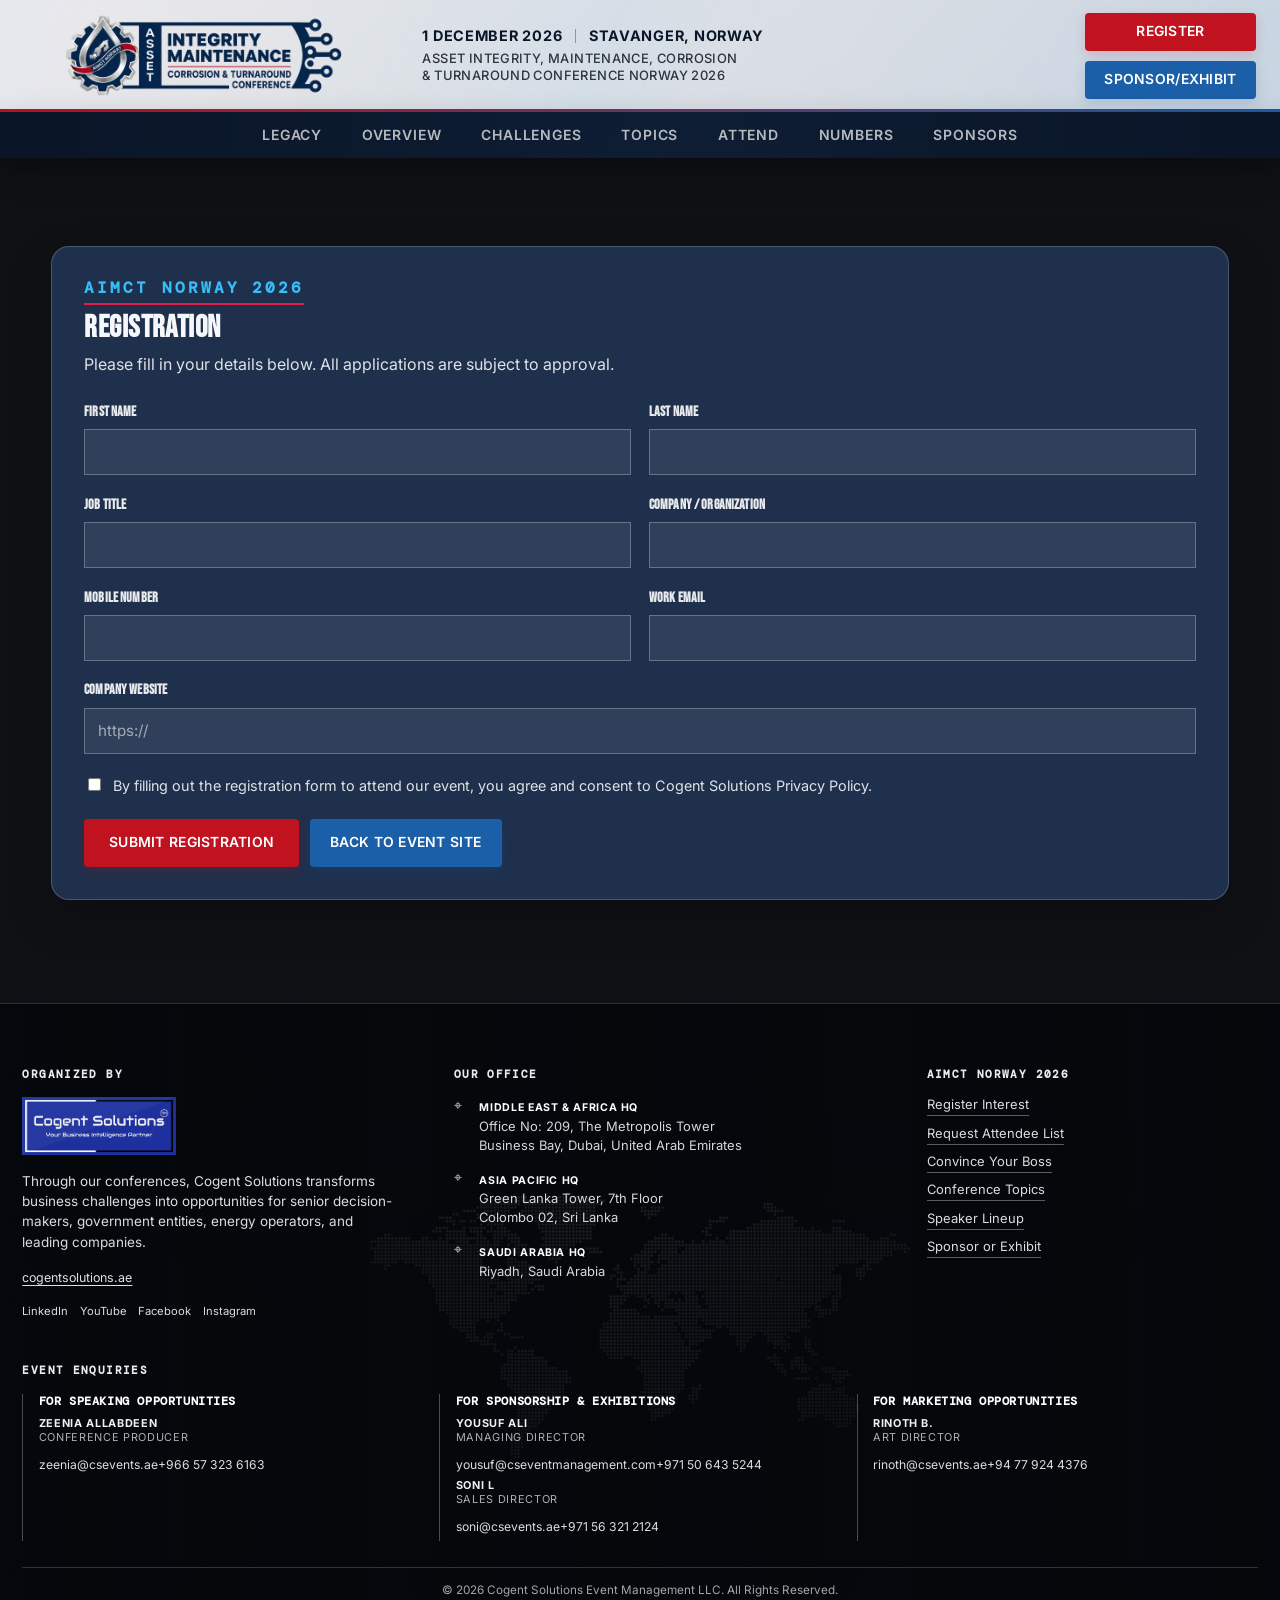
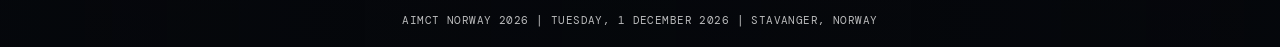
<file: register.html>
<!DOCTYPE html>
<html lang="en">
  <head>
    <meta charset="UTF-8" />
    <meta name="viewport" content="width=device-width, initial-scale=1.0" />
    <meta
      name="description"
      content="Register for AIMCT Norway 2026: Asset Integrity, Corrosion & Turnaround Conference."
    />
    <title>Register | AIMCT Norway 2026</title>
    <link rel="canonical" href="https://cogentsolutions.ae/events/upcoming-physical-events/aimct-norway/register.html" />
    <link rel="alternate" hreflang="en-NO" href="https://cogentsolutions.ae/events/upcoming-physical-events/aimct-norway/register.html" />
    <link rel="icon" type="image/webp" href="./assets/images/favicon.webp" />
    <link rel="preconnect" href="https://fonts.googleapis.com" />
  <link rel="preconnect" href="https://fonts.gstatic.com" crossorigin />
  <link rel="preload" as="style" href="https://fonts.googleapis.com/css2?family=Bebas+Neue&family=DM+Mono:wght@400;500&family=Inter:wght@400;500;600;700;800&display=swap" onload="this.onload=null;this.rel='stylesheet'" />
  <noscript>
    <link rel="stylesheet" href="https://fonts.googleapis.com/css2?family=Bebas+Neue&family=DM+Mono:wght@400;500&family=Inter:wght@400;500;600;700;800&display=swap" />
  </noscript>
  <link rel="stylesheet" href="style.css" />
  </head>
  <body class="register-page">
    <!-- <header class="site-nav" data-site-nav>
      <div class="site-nav__top">
        <a class="site-nav__brand site-nav__top-cell" href="index.html#hero" aria-label="AIMCT Norway 2026">
          <img class="site-nav__logo" src="./assets/images/logona-500.webp" srcset="./assets/images/logona-500.webp 500w, ./assets/images/logona-760.webp 760w, ./assets/images/logona.webp 1400w" sizes="(max-width: 640px) 220px, 459px" width="500" height="138" alt="AIMCT Norway 2026" />
        </a>
        <div class="site-nav__event site-nav__top-cell" aria-label="Event details">
          <p class="site-nav__event-date">Tuesday, 1 December 2026 | Stavanger, Norway</p>
          <p class="site-nav__event-name">Asset Integrity, Corrosion &amp; Turnaround Conference Norway 2026</p>
        </div>
        <div class="site-nav__partners site-nav__top-cell" aria-label="Event partners">
          <figure class="site-nav__partner site-nav__partner--strategic">
            <figcaption>Strategic Partner</figcaption>
            <img src="./assets/logos/Sponsors/sp-11-260.webp" width="260" height="130" alt="Strategic partner logo" loading="lazy" />
          </figure>
          <figure class="site-nav__partner">
            <figcaption>Supporting Partner</figcaption>
            <img src="./assets/logos/Sponsors/sp-06-260.webp" width="260" height="130" alt="Supporting partner logo" />
          </figure>
        </div>
        <div class="site-nav__actions site-nav__top-cell" aria-label="Primary actions">
          <a class="site-nav__cta" href="register.html">Register</a>
          <a class="site-nav__cta site-nav__cta--booth" href="sponsor-exhibit/">Sponsor/Exhibit</a>
        </div>
        <button class="site-nav__toggle" type="button" aria-expanded="false" aria-controls="site-nav-menu" aria-label="Toggle navigation">
          <span class="site-nav__toggle-line" aria-hidden="true"></span>
          <span class="site-nav__toggle-line" aria-hidden="true"></span>
          <span class="site-nav__toggle-line" aria-hidden="true"></span>
        </button>
      </div>

      <div class="container site-nav__bar">
        <nav class="site-nav__menu" id="site-nav-menu" aria-label="Primary">
        <a class="site-nav__link" href="index.html#global-events">Legacy</a>
        <a class="site-nav__link" href="index.html#overview">Overview</a>
        <a class="site-nav__link" href="index.html#strategic-challenges">Challenges</a>
        <a class="site-nav__link" href="index.html#topics">Topics</a>
        <a class="site-nav__link" href="index.html#attend">Attend</a>
        <a class="site-nav__link" href="index.html#numbers">Numbers</a>
        <a class="site-nav__link" href="index.html#orgs">Sponsors</a>
        </nav>
        <div class="site-nav__bar-actions" aria-label="Primary actions">
          <a class="site-nav__bar-cta" href="register.html">Register</a>
          <a class="site-nav__bar-cta site-nav__bar-cta--booth" href="sponsor-exhibit/">Sponsor/Exhibit</a>
        </div>
        <button class="site-nav__toggle site-nav__bar-toggle" type="button" aria-expanded="false" aria-controls="site-nav-menu" aria-label="Toggle navigation">
          <span class="site-nav__toggle-line" aria-hidden="true"></span>
          <span class="site-nav__toggle-line" aria-hidden="true"></span>
          <span class="site-nav__toggle-line" aria-hidden="true"></span>
        </button>
      </div>
    </header> -->

    <!-- Nav Bar -->
  <header class="site-nav" data-site-nav>
    <div class="site-nav__top">
      <a class="site-nav__brand site-nav__top-cell" href="index.html#hero" aria-label="AIMCT Norway 2026">
        <img class="site-nav__logo" src="../assets/images/logona-500.webp" sizes="(max-width: 640px) 220px, 459px" width="500" height="138" alt="AIMCT Norway 2026" />
      </a>
      <div class="site-nav__event site-nav__top-cell" aria-label="Event details">
        <p class="site-nav__event-date">
          <span class="site-nav__event-date-value">1 December 2026</span>
          <span class="site-nav__event-sep" aria-hidden="true"></span>
          <span class="site-nav__event-location">
            <svg class="site-nav__event-pin" viewBox="0 0 24 24" focusable="false" aria-hidden="true">
              <path d="M12 21s7-6.73 7-11.5A7 7 0 1 0 5 9.5C5 14.27 12 21 12 21Z" />
              <circle cx="12" cy="9.5" r="2.3" />
            </svg>
            Stavanger, Norway
          </span>
        </p>
        <p class="site-nav__event-name">Asset Integrity, Maintenance, Corrosion & Turnaround Conference Norway 2026
        </p>
      </div>
      <!-- <div class="site-nav__partners site-nav__top-cell" aria-label="Event partners">
        <figure class="site-nav__partner site-nav__partner--strategic">
          <figcaption>Strategic Partner</figcaption>
          <img src="./assets/logos/Sponsors/sp-11-260.webp" width="260" height="130"
            alt="Strategic partner logo" />
        </figure>
        <figure class="site-nav__partner">
          <figcaption>Supporting Partner</figcaption>
          <img src="./assets/logos/Sponsors/sp-06-260.webp" width="260" height="130"
            alt="Azule Energy supporting partner logo" />
        </figure>
        <figure class="site-nav__partner">
          <figcaption>Supporting Partner</figcaption>
          <img src="./assets/logos/Sponsors/sp-23-08.webp" width="260" height="130"
            alt="Azule Energy supporting partner logo" />
        </figure>
        <figure class="site-nav__partner">
          <figcaption>Supporting Partner</figcaption>
          <img src="./assets/logos/Sponsors/sp-15.webp" width="260" height="130"
            alt="Azule Energy supporting partner logo" />
        </figure>

      </div> -->
      <div class="site-nav__actions site-nav__top-cell" aria-label="Primary actions">
        <a class="site-nav__cta" href="register.html">Register</a>
        <a class="site-nav__cta site-nav__cta--booth" href="sponsor-exhibit/index.html">Sponsor/Exhibit</a>
      </div>
      <button class="site-nav__toggle" type="button" aria-expanded="false" aria-controls="site-nav-menu"
        aria-label="Toggle navigation">
        <span class="site-nav__toggle-line" aria-hidden="true"></span>
        <span class="site-nav__toggle-line" aria-hidden="true"></span>
        <span class="site-nav__toggle-line" aria-hidden="true"></span>
      </button>
    </div>

    <div class="container site-nav__bar">
      <nav class="site-nav__menu" id="site-nav-menu" aria-label="Primary">
        <a class="site-nav__link" href="index.html#global-events">Legacy</a>
        <a class="site-nav__link" href="index.html#overview">Overview</a>
        <a class="site-nav__link" href="index.html#strategic-challenges">Challenges</a>
        <a class="site-nav__link" href="index.html#topics">Topics</a>
        <a class="site-nav__link" href="index.html#attend">Attend</a>
        <a class="site-nav__link" href="index.html#numbers">Numbers</a>
        <a class="site-nav__link" href="index.html#orgs">Sponsors</a>
        
        
      </nav>
      <div class="site-nav__bar-actions" aria-label="Primary actions">
        <a class="site-nav__bar-cta" href="register.html">
          <span class="site-nav__bar-cta-icon" aria-hidden="true">
            <svg viewBox="0 0 24 24" focusable="false">
              <path d="M4 12h14M13 6l6 6-6 6" />
            </svg>
          </span>
          Register
        </a>
        <a class="site-nav__bar-cta site-nav__bar-cta--booth" href="sponsor-exhibit/index.html">
          <span class="site-nav__bar-cta-icon" aria-hidden="true">
            <svg viewBox="0 0 24 24" focusable="false">
              <path d="M4 11 12 4l8 7M5.5 10v9.5h13V10M9.5 19.5v-5.5h5v5.5" />
            </svg>
          </span>
          Sponsor/Exhibit
        </a>
      </div>
<button class="site-nav__toggle site-nav__bar-toggle" type="button" aria-expanded="false"
        aria-controls="site-nav-menu" aria-label="Toggle navigation">
        <span class="site-nav__toggle-line" aria-hidden="true"></span>
        <span class="site-nav__toggle-line" aria-hidden="true"></span>
        <span class="site-nav__toggle-line" aria-hidden="true"></span>
      </button>
    </div>
  </header>

    <main class="register-main">
      <section class="register section" aria-labelledby="registration-title">
        <div class="container">
          <article class="register-card">
            <header class="register-card__head">
              <p class="register-card__kicker">AIMCT Norway 2026</p>
              <h1 id="registration-title" class="register-card__title">Registration</h1>
              <p class="register-card__intro">
                Please fill in your details below. All applications are subject to approval.
              </p>
            </header>

            <form class="register-form" action="#" method="post" novalidate>
              <input type="hidden" name="language" value="en" />
              <div class="register-form__grid">
                <label class="register-field">
                  <span class="register-field__label">First Name</span>
                  <input type="text" name="first_name" autocomplete="given-name" required />
                </label>

                <label class="register-field">
                  <span class="register-field__label">Last Name</span>
                  <input type="text" name="last_name" autocomplete="family-name" required />
                </label>

                <label class="register-field">
                  <span class="register-field__label">Job Title</span>
                  <input type="text" name="job_title" autocomplete="organization-title" required />
                </label>

                <label class="register-field">
                  <span class="register-field__label">Company / Organization</span>
                  <input type="text" name="company" autocomplete="organization" required />
                </label>

                <label class="register-field">
                  <span class="register-field__label">Mobile Number</span>
                  <input type="tel" name="mobile" autocomplete="tel" required />
                </label>

                <label class="register-field">
                  <span class="register-field__label">Work Email</span>
                  <input type="email" name="work_email" autocomplete="email" required />
                </label>

                <label class="register-field register-field--full">
                  <span class="register-field__label">Company Website</span>
                  <input type="url" name="company_website" placeholder="https://" autocomplete="url" />
                </label>
              </div>

              <label class="register-check">
                <input type="checkbox" name="terms" required />
                <span class="register-check__text">
                  By filling out the registration form to attend our event, you agree and consent to Cogent Solutions
                  Privacy Policy.
                </span>
              </label>

              <div class="register-form__actions">
                <button class="register-submit" type="submit">Submit Registration</button>
                <a class="register-back" href="index.html">Back to Event Site</a>
              </div>
            </form>
          </article>
        </div>
      </section>
    </main>
    <footer class="site-footer" aria-labelledby="site-footer-title">
      <div class="container site-footer__inner">
        <div class="site-footer__grid">
          <section class="site-footer__col site-footer__col--about">
            <h2 class="site-footer__eyebrow">Organized By</h2>
            <img class="site-footer__brand" src="./assets/images/cogent-logo-01.png" alt="Cogent Solutions" loading="lazy" />
            <p class="site-footer__copy">
              Through our conferences, Cogent Solutions transforms business challenges into opportunities for senior
              decision-makers, government entities, energy operators, and leading companies.
            </p>
            <a class="site-footer__site-link" href="https://cogentsolutions.ae/" target="_blank" rel="noopener noreferrer">cogentsolutions.ae</a>
            <div class="site-footer__social" aria-label="Cogent Solutions social links">
              <a class="site-footer__social-text" href="https://www.linkedin.com/company/cogent-solutions-event-management/" target="_blank" rel="noopener noreferrer">LinkedIn</a>
              <a class="site-footer__social-text" href="https://www.youtube.com/@cogentsolutions" target="_blank" rel="noopener noreferrer">YouTube</a>
              <a class="site-footer__social-text" href="https://www.facebook.com/cogentsolutionsuae" target="_blank" rel="noopener noreferrer">Facebook</a>
              <a class="site-footer__social-text" href="https://www.instagram.com/cogentsolutions.ae/" target="_blank" rel="noopener noreferrer">Instagram</a>
            </div>
          </section>

          <section class="site-footer__col site-footer__col--offices">
            <h2 class="site-footer__eyebrow" id="site-footer-title">Our Office</h2>
            <div class="site-footer__offices">
              <address class="site-footer__office"><span class="site-footer__icon" aria-hidden="true">⌖</span><strong>Middle East &amp; Africa HQ</strong><br />Office No: 209, The Metropolis Tower<br />Business Bay, Dubai, United Arab Emirates</address>
              <address class="site-footer__office"><span class="site-footer__icon" aria-hidden="true">⌖</span><strong>Asia Pacific HQ</strong><br />Green Lanka Tower, 7th Floor<br />Colombo 02, Sri Lanka</address>
              <address class="site-footer__office"><span class="site-footer__icon" aria-hidden="true">⌖</span><strong>Saudi Arabia HQ</strong><br />Riyadh, Saudi Arabia</address>
            </div>
          </section>

          <nav class="site-footer__col site-footer__col--links" aria-label="AIMCT Norway event links">
            <h2 class="site-footer__eyebrow">AIMCT Norway 2026</h2>
            <div class="site-footer__link-grid">
              <a href="register.html">Register Interest</a>
              <a href="request-attendees/">Request Attendee List</a>
              <a href="convince-your-boss/">Convince Your Boss</a>
              <a href="index.html#topics">Conference Topics</a>
              <a href="index.html#speakers">Speaker Lineup</a>
              <a href="sponsor-exhibit/">Sponsor or Exhibit</a>
            </div>
          </nav>

          <section class="site-footer__col site-footer__col--enquiries" aria-labelledby="footer-enquiries-title">
            <h2 class="site-footer__eyebrow" id="footer-enquiries-title">Event Enquiries</h2>
            <div class="site-footer__enquiries">
              <article class="site-footer__contact-card"><h3>For Speaking Opportunities</h3><p><strong>Zeenia Allabdeen</strong><span>Conference Producer</span></p><a href="mailto:zeenia@csevents.ae">zeenia@csevents.ae</a><a href="tel:+966573236163">+966 57 323 6163</a></article>
              <article class="site-footer__contact-card"><h3>For Sponsorship &amp; Exhibitions</h3><p><strong>Yousuf Ali</strong><span>Managing Director</span></p><a href="mailto:yousuf@cseventmanagement.com">yousuf@cseventmanagement.com</a><a href="tel:+971506435244">+971 50 643 5244</a><p><strong>Soni L</strong><span>Sales Director</span></p><a href="mailto:soni@csevents.ae">soni@csevents.ae</a><a href="tel:+971563212124">+971 56 321 2124</a></article>
              <article class="site-footer__contact-card"><h3>For Marketing Opportunities</h3><p><strong>Rinoth B.</strong><span>Art Director</span></p><a href="mailto:rinoth@csevents.ae">rinoth@csevents.ae</a><a href="tel:+94779244376">+94 77 924 4376</a></article>
            </div>
          </section>
        </div>

        <div class="site-footer__bottom">
          <p class="site-footer__legal">© 2026 Cogent Solutions Event Management LLC. All Rights Reserved.</p>
          <p class="site-footer__event-meta">AIMCT Norway 2026 | Tuesday, 1 December 2026 | Stavanger, Norway</p>
        </div>
      </div>
    </footer>
    <script src="./script.js"></script>
  </body>
</html>
</file>
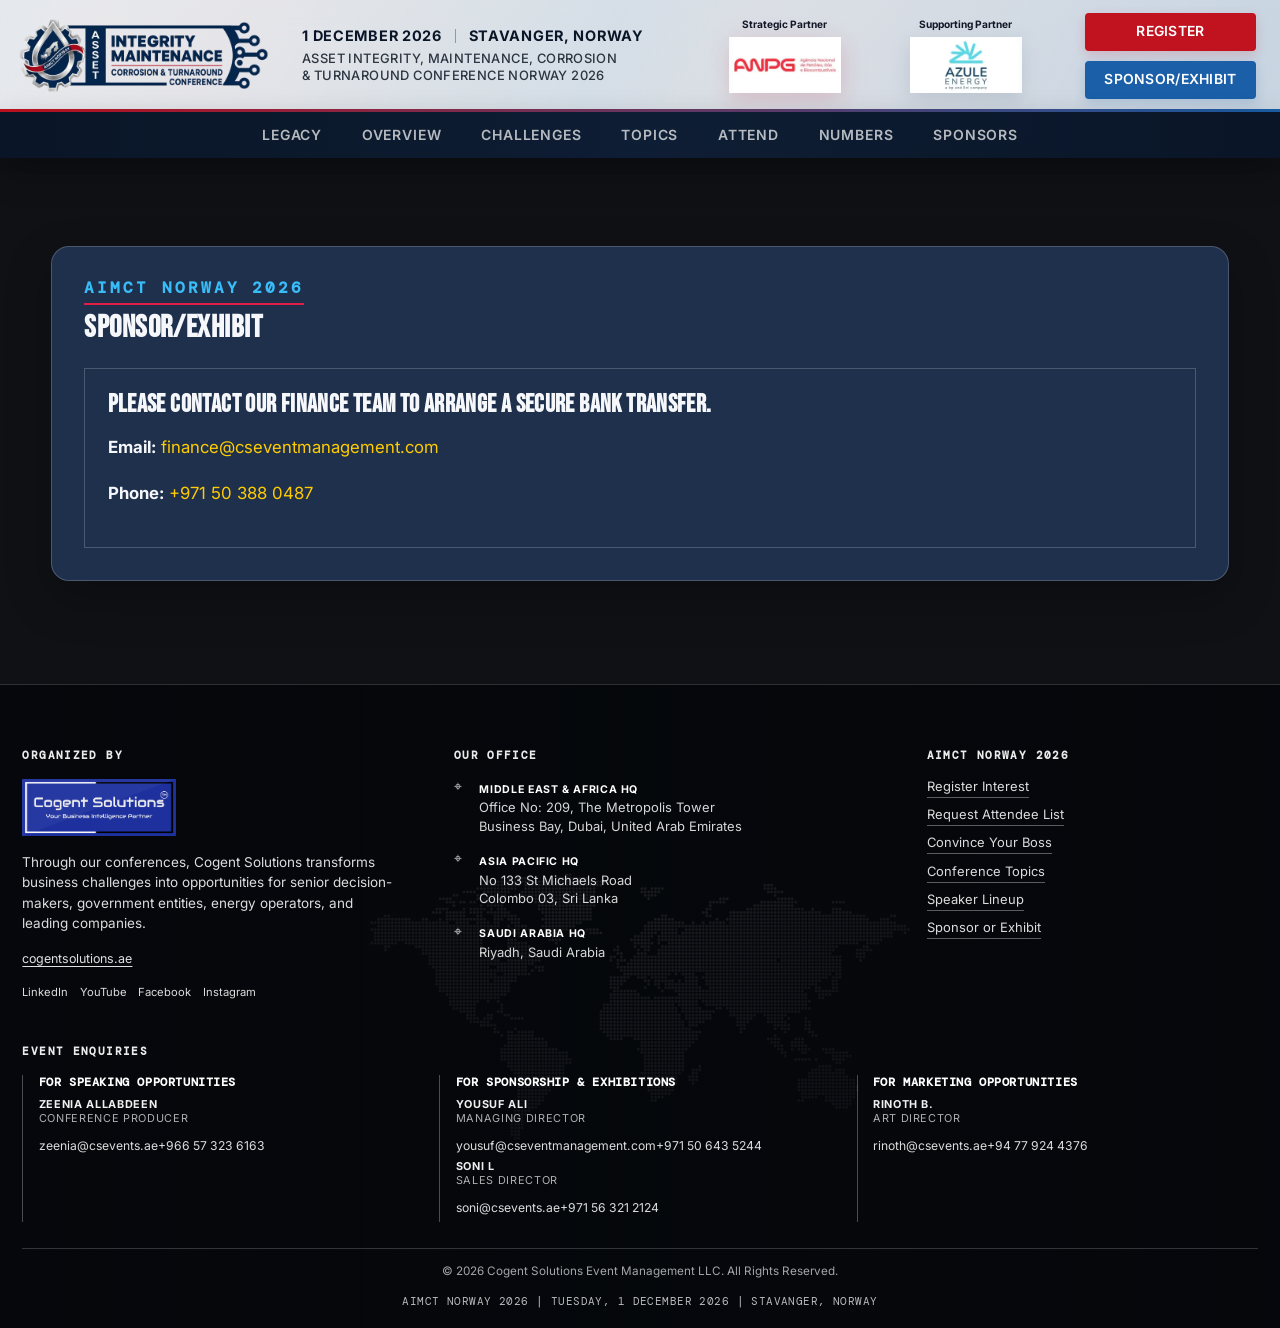
<file: sponsor-exhibit/bank-payment-details.html>
<!DOCTYPE html>
<html lang="en" translate="yes">
  <head>
    <meta charset="UTF-8" />
    <meta name="viewport" content="width=device-width, initial-scale=1.0" />
    <meta
      name="description"
      content="Sponsor or exhibit at AIMCT Norway 2026: Asset Integrity, Maintenance, Corrosion & Turnaround Conference."
    />
    <title>Sponsor/Exhibit | AIMCT Norway 2026</title>
    <link rel="canonical" href="https://cogentsolutions.ae/events/upcoming-physical-events/aimct-norway/sponsor-exhibit/bank-payment-details.html" />
    <link rel="alternate" hreflang="en-NO" href="https://cogentsolutions.ae/events/upcoming-physical-events/aimct-norway/sponsor-exhibit/bank-payment-details.html" />
    <link rel="alternate" hreflang="x-default" href="https://cogentsolutions.ae/events/upcoming-physical-events/aimct-norway/sponsor-exhibit/bank-payment-details.html" />
    <link rel="icon" type="image/webp" href="../assets/images/favicon.webp" />
    <link rel="preconnect" href="https://fonts.googleapis.com" />
  <link rel="preconnect" href="https://fonts.gstatic.com" crossorigin />
  <link rel="preload" as="style" href="https://fonts.googleapis.com/css2?family=Bebas+Neue&family=DM+Mono:wght@400;500&family=Inter:wght@400;500;600;700;800&display=swap" onload="this.onload=null;this.rel='stylesheet'" />
  <noscript>
    <link rel="stylesheet" href="https://fonts.googleapis.com/css2?family=Bebas+Neue&family=DM+Mono:wght@400;500&family=Inter:wght@400;500;600;700;800&display=swap" />
  </noscript>
  <link rel="stylesheet" href="../style.css" />
    <link rel="stylesheet" href="./sponsor-exhibit.css" />
  </head>
  <body class="register-page booth-page">
    <header class="site-nav" data-site-nav>
      <div class="site-nav__top">
        <a class="site-nav__brand site-nav__top-cell" href="../index.html#hero" aria-label="AIMCT Norway 2026">
          <img class="site-nav__logo" src="../assets/images/logona-500.webp" srcset="../assets/images/logona-500.webp 500w, ../assets/images/logona-760.webp 760w, ../assets/images/logona.webp 1400w" sizes="(max-width: 640px) 220px, 459px" width="500" height="138" alt="AIMCT Norway 2026" />
        </a>
        <div class="site-nav__event site-nav__top-cell" aria-label="Event details">
          <p class="site-nav__event-date">
            <span class="site-nav__event-date-value">1 December 2026</span>
            <span class="site-nav__event-sep" aria-hidden="true"></span>
            <span class="site-nav__event-location">
              <svg class="site-nav__event-pin" viewBox="0 0 24 24" focusable="false" aria-hidden="true">
                <path d="M12 21s7-6.73 7-11.5A7 7 0 1 0 5 9.5C5 14.27 12 21 12 21Z" />
                <circle cx="12" cy="9.5" r="2.3" />
              </svg>
              Stavanger, Norway
            </span>
          </p>
          <p class="site-nav__event-name">Asset Integrity, Maintenance, Corrosion & Turnaround Conference Norway 2026
          </p>
        </div>
        <div class="site-nav__partners site-nav__top-cell" aria-label="Event partners">
          <figure class="site-nav__partner site-nav__partner--strategic">
            <figcaption>Strategic Partner</figcaption>
            <img src="../assets/logos/Sponsors/sp-11-260.webp" width="260" height="130" alt="Strategic partner logo" loading="lazy" />
          </figure>
          <figure class="site-nav__partner">
            <figcaption>Supporting Partner</figcaption>
            <img src="../assets/logos/Sponsors/sp-06-260.webp" width="260" height="130" alt="Azule Energy supporting partner logo" />
          </figure>
        </div>
        <div class="site-nav__actions site-nav__top-cell" aria-label="Primary actions">
          <a class="site-nav__cta" href="../register.html">Register</a>
          <a class="site-nav__cta site-nav__cta--booth" href="./">Sponsor/Exhibit</a>
        </div>
        <button class="site-nav__toggle" type="button" aria-expanded="false" aria-controls="site-nav-menu" aria-label="Toggle navigation">
          <span class="site-nav__toggle-line" aria-hidden="true"></span>
          <span class="site-nav__toggle-line" aria-hidden="true"></span>
          <span class="site-nav__toggle-line" aria-hidden="true"></span>
        </button>
      </div>

      <div class="container site-nav__bar">
        <nav class="site-nav__menu" id="site-nav-menu" aria-label="Primary">
        <a class="site-nav__link" href="../index.html#global-events">Legacy</a>
        <a class="site-nav__link" href="../index.html#overview">Overview</a>
        <a class="site-nav__link" href="../index.html#strategic-challenges">Challenges</a>
        <a class="site-nav__link" href="../index.html#topics">Topics</a>
        <a class="site-nav__link" href="../index.html#attend">Attend</a>
        <a class="site-nav__link" href="../index.html#numbers">Numbers</a>
        <a class="site-nav__link" href="../index.html#orgs">Sponsors</a>
        </nav>
        <div class="site-nav__bar-actions" aria-label="Primary actions">
          <a class="site-nav__bar-cta" href="../register.html">Register</a>
          <a class="site-nav__bar-cta site-nav__bar-cta--booth" href="./">Sponsor/Exhibit</a>
        </div>
        <button class="site-nav__toggle site-nav__bar-toggle" type="button" aria-expanded="false" aria-controls="site-nav-menu" aria-label="Toggle navigation">
          <span class="site-nav__toggle-line" aria-hidden="true"></span>
          <span class="site-nav__toggle-line" aria-hidden="true"></span>
          <span class="site-nav__toggle-line" aria-hidden="true"></span>
        </button>
      </div>
    </header>
<style>
    .input-error {
      border: 2px solid #dc3545 !important;
      background: #fff5f5;
    }

    .form-errors {
      background: #ffe5e5;
      border: 1px solid #ffb3b3;
      color: #b30000;
      padding: 15px 20px;
      margin-bottom: 20px;
      border-radius: 6px;
      display: none;
    }

    .form-check {
      border: 1px solid #e3e3e38f;
      padding: 18px 20px;
      border-radius: 8px;
      margin-top: 10px;
      margin-bottom: 15px;
      transition: all 0.3s ease;
      background: #fafafa1c;
    }

    .form-check:hover {
      border-color: #007bff;
      background: #12121252;
    }

    .form-check-input {
      margin-top: 6px;
    }

    .form-check-label strong {
      font-size: 16px;
      color: #ffffff;
    }

    .form-check small {
      display: block;
      margin-top: 6px;
      color: #e0e0e0;
      font-size: 13px;
      line-height: 1.4;
    }

    .form-check-input:checked+.form-check-label {
      color: #007bff;
    }

    /* Beautiful green glow spinner */
    .spinner {
      border: 4px solid rgba(255, 255, 255, 0.1);
      border-top: 4px solid #ffffff;
      /* bright green accent */
      border-radius: 50%;
      width: 60px;
      height: 60px;
      animation: spin 0.9s ease-in-out infinite, glow 1.5s ease-in-out infinite alternate;
      box-shadow: 0 0 15px rgba(255, 255, 255, 0.3);
    }

    @keyframes spin {
      0% {
        transform: rotate(0deg);
      }

      100% {
        transform: rotate(360deg);
      }
    }

    @keyframes glow {
      0% {
        box-shadow: 0 0 8px rgba(255, 255, 255, 0.3);
      }

      100% {
        box-shadow: 0 0 20px rgba(255, 255, 255, 0.8);
      }
    }
  </style>
    <main class="register-main">
      <section class="register section" aria-labelledby="sponsor-exhibit-title">
        <div class="container">
          <article class="register-card">
            <header class="register-card__head">
              <p class="register-card__kicker">AIMCT Norway 2026</p>
              <h1 id="sponsor-exhibit-title" class="register-card__title">Sponsor/Exhibit</h1>
            </header>
 <div class=" booth-shell__layout" style="border: 1px solid rgba(255, 255, 255, 0.2)">
            <style>
              .bank-details {
                font-family: Arial, sans-serif;
                line-height: 1.6;
              }

              .bank-details a {
                color: #ffcc00;
                text-decoration: none;
              }

              .bank-details a:hover {
                text-decoration: underline;
              }
            </style>
            <div class="register-form booth-form">
              <div class="bank-details">
                <h2>Please contact our finance team to arrange a secure bank transfer.</h2>

                <p>
                  <strong>Email:</strong>
                  <a href="mailto:finance@cseventmanagement.com">
                    finance@cseventmanagement.com
                  </a>
                </p>

                <p>
                  <strong>Phone:</strong>
                  <a href="tel:+971503880487">
                    +971 50 388 0487
                  </a>
                </p>
              </div>
            </div>
          </div>
          </article>
        </div>
      </section>
    </main>

    <footer class="site-footer" aria-labelledby="site-footer-title">
      <div class="container site-footer__inner">
        <div class="site-footer__grid">
          <section class="site-footer__col site-footer__col--about">
            <h2 class="site-footer__eyebrow">Organized By</h2>
            <img class="site-footer__brand" src="../assets/images/cogent-logo-01.png" alt="Cogent Solutions" loading="lazy" />
            <p class="site-footer__copy">
              Through our conferences, Cogent Solutions transforms business challenges into opportunities for senior
              decision-makers, government entities, energy operators, and leading companies.
            </p>
            <a class="site-footer__site-link" href="https://cogentsolutions.ae/" target="_blank" rel="noopener noreferrer">cogentsolutions.ae</a>
            <div class="site-footer__social" aria-label="Cogent Solutions social links">
              <a class="site-footer__social-text" href="https://www.linkedin.com/company/cogent-solutions-event-management/" target="_blank" rel="noopener noreferrer">LinkedIn</a>
              <a class="site-footer__social-text" href="https://www.youtube.com/@cogentsolutions" target="_blank" rel="noopener noreferrer">YouTube</a>
              <a class="site-footer__social-text" href="https://www.facebook.com/cogentsolutionsuae" target="_blank" rel="noopener noreferrer">Facebook</a>
              <a class="site-footer__social-text" href="https://www.instagram.com/cogentsolutions.ae/" target="_blank" rel="noopener noreferrer">Instagram</a>
            </div>
          </section>

          <section class="site-footer__col site-footer__col--offices">
            <h2 class="site-footer__eyebrow" id="site-footer-title">Our Office</h2>
            <div class="site-footer__offices">
              <address class="site-footer__office"><span class="site-footer__icon" aria-hidden="true">⌖</span><strong>Middle East &amp; Africa HQ</strong><br />Office No: 209, The Metropolis Tower<br />Business Bay, Dubai, United Arab Emirates</address>
              <address class="site-footer__office"><span class="site-footer__icon" aria-hidden="true">⌖</span><strong>Asia Pacific HQ</strong><br />No 133 St Michaels Road<br />
              Colombo 03, Sri Lanka</address>
              <address class="site-footer__office"><span class="site-footer__icon" aria-hidden="true">⌖</span><strong>Saudi Arabia HQ</strong><br />Riyadh, Saudi Arabia</address>
            </div>
          </section>

          <nav class="site-footer__col site-footer__col--links" aria-label="AIMCT Norway event links">
            <h2 class="site-footer__eyebrow">AIMCT Norway 2026</h2>
            <div class="site-footer__link-grid">
              <a href="../register.html">Register Interest</a>
              <a href="../request-attendees/">Request Attendee List</a>
              <a href="../convince-your-boss/">Convince Your Boss</a>
              <a href="../index.html#topics">Conference Topics</a>
              <a href="../index.html#speakers">Speaker Lineup</a>
              <a href="./">Sponsor or Exhibit</a>
            </div>
          </nav>

          <section class="site-footer__col site-footer__col--enquiries" aria-labelledby="footer-enquiries-title">
            <h2 class="site-footer__eyebrow" id="footer-enquiries-title">Event Enquiries</h2>
            <div class="site-footer__enquiries">
              <article class="site-footer__contact-card"><h3>For Speaking Opportunities</h3><p><strong>Zeenia Allabdeen</strong><span>Conference Producer</span></p><a href="mailto:zeenia@csevents.ae">zeenia@csevents.ae</a><a href="tel:+966573236163">+966 57 323 6163</a></article>
              <article class="site-footer__contact-card"><h3>For Sponsorship &amp; Exhibitions</h3><p><strong>Yousuf Ali</strong><span>Managing Director</span></p><a href="mailto:yousuf@cseventmanagement.com">yousuf@cseventmanagement.com</a><a href="tel:+971506435244">+971 50 643 5244</a><p><strong>Soni L</strong><span>Sales Director</span></p><a href="mailto:soni@csevents.ae">soni@csevents.ae</a><a href="tel:+971563212124">+971 56 321 2124</a></article>
              <article class="site-footer__contact-card"><h3>For Marketing Opportunities</h3><p><strong>Rinoth B.</strong><span>Art Director</span></p><a href="mailto:rinoth@csevents.ae">rinoth@csevents.ae</a><a href="tel:+94779244376">+94 77 924 4376</a></article>
            </div>
          </section>
        </div>

        <div class="site-footer__bottom">
          <p class="site-footer__legal">© 2026 Cogent Solutions Event Management LLC. All Rights Reserved.</p>
          <p class="site-footer__event-meta">AIMCT Norway 2026 | Tuesday, 1 December 2026 | Stavanger, Norway</p>
        </div>
      </div>
    </footer>
      <script>
    // --- PRICE UPDATE FUNCTION ---
    function updatePrice(category) {
      const amounts = {
        interest_03: 0, // Free
        interest_01: 1000000, // in cents
        interest_02: 1800000, // in cents
      };
      document.getElementById('amount').value = amounts[category];
    };
  </script>

  <script>
    document.addEventListener("DOMContentLoaded", function () {

      const form = document.getElementById("inquiry-form");
      const btn = document.getElementById("submitBtn");
      const loader = document.getElementById("loadingOverlay");

      form.addEventListener("submit", function (e) {

        let errors = [];

        let firstName = document.getElementById("first_name");
        let lastName = document.getElementById("last_name");
        let jobTitle = document.getElementById("job_title");
        let email = document.getElementById("email");
        let organization = document.getElementById("organization_name");
        let phone = document.getElementById("phone");
        let ticket = document.querySelector('input[name="select_ticket"]:checked');
        let country = document.getElementById("country_of_residence");

        let emailPattern = /^[^ ]+@[^ ]+\.[a-z]{2,}$/i;

        // remove previous error styles
        document.querySelectorAll(".input-error").forEach(el => {
          el.classList.remove("input-error");
        });

        // VALIDATION
        if (firstName.value.trim() === "") {
          errors.push("First name is required");
          firstName.classList.add("input-error");
        }
        if (lastName.value.trim() === "") {
          errors.push("Last name is required");
          lastName.classList.add("input-error");
        }
        if (jobTitle.value.trim() === "") {
          errors.push("Job title is required");
          jobTitle.classList.add("input-error");
        }
        if (email.value.trim() === "") {
          errors.push("Email is required");
          email.classList.add("input-error");
        } else if (!emailPattern.test(email.value.trim())) {
          errors.push("Invalid email format");
          email.classList.add("input-error");
        }
        if (organization.value.trim() === "") {
          errors.push("Organization name is required");
          organization.classList.add("input-error");
        }
        if (phone.value.trim() === "") {
          errors.push("Phone is required");
          phone.classList.add("input-error");
        }
        if (!ticket) {
          errors.push("Select ticket is required");
        }
        if (country.value.trim() === "") {
          errors.push("Country name is required");
          country.classList.add("input-error");
        }

        if (errors.length > 0) {
          e.preventDefault();
          let errorBox = document.getElementById("formErrors");
          errorBox.innerHTML = "<ul><li>" + errors.join("</li><li>") + "</li></ul>";
          errorBox.style.display = "block";
          window.scrollTo({ top: errorBox.offsetTop - 120, behavior: "smooth" });
          return;
        }

        const category = document.querySelector('input[name="category"]:checked')?.value;
        const amount = parseInt(document.getElementById("amount").value);

        btn.disabled = true;
        btn.textContent = "Processing...";
        loader.style.display = "flex";

        if (category === "interest_02" && amount === 1800000) {
          e.preventDefault();
          window.location.href = "bank-payment-details.html";
          return false;
        }

      });

    });
  </script>
    <script src="../script.js"></script>
  </body>
</html>
</file>
<file: style.css>
:root {
  --color-bg: #f5f7fa;
  --color-primary: #c1121f;
  --color-accent: #1a5fa8 ;
  --color-deep: #0a1628;
  --color-industry: #1e304c;
  --color-nav: rgba(11, 15, 22, 0.82);

  --font-display: "Bebas Neue", sans-serif;
  --font-body: "Inter", sans-serif;
  --font-kicker: "DM Mono", monospace;

  --container-max: 1200px;
  --container-wide: 1400px;
  --gutter: clamp(1rem, 3vw, 2rem);
  --section-space: clamp(2rem, 4.4vw, 3.8rem);
  --section-gap: clamp(0.9rem, 2vw, 1.6rem);
}

*,
*::before,
*::after {
  box-sizing: border-box;
}

html {
  font-size: 16px;
  scroll-behavior: smooth;
  -webkit-text-size-adjust: 100%;
  overflow-x: hidden;
}

body {
  margin: 0;
  min-height: 100dvh;
  font-family: var(--font-body);
  font-size: clamp(0.95rem, 0.2vw + 0.9rem, 1.05rem);
  line-height: 1.65;
  color: var(--color-bg);
  background: var(--color-deep);
  text-rendering: optimizeLegibility;
  overflow-x: clip;
}

html.has-splash,
html.has-splash body {
  overflow: hidden;
}

html:not(.js-enabled) .splash {
  display: none;
}

.splash {
  position: fixed;
  inset: 0;
  z-index: 999;
  display: block;
  overflow: hidden;
  background: var(--color-deep);
  isolation: isolate;
}

.splash__video {
  position: absolute;
  inset: 0;
  z-index: 0;
  width: 100%;
  height: 100%;
  object-fit: cover;
  object-position: center;
  filter: brightness(0.74) contrast(1.04);
  transform: translateZ(0);
  animation: none;
}

.splash__overlay {
  position: absolute;
  inset: 0;
  z-index: 1;
  overflow: hidden;
  pointer-events: none;
  background:
    linear-gradient(
      180deg,
      color-mix(in srgb, var(--color-deep) 24%, transparent) 0%,
      color-mix(in srgb, var(--color-deep) 48%, transparent) 58%,
      color-mix(in srgb, var(--color-deep) 68%, transparent) 100%
    ),
    linear-gradient(
      118deg,
      color-mix(in srgb, var(--color-primary) 12%, transparent) 0%,
      color-mix(in srgb, var(--color-industry) 20%, transparent) 42%,
      color-mix(in srgb, var(--color-accent) 6%, transparent) 100%
    ),
    radial-gradient(circle at 50% 24%, color-mix(in srgb, var(--color-bg) 5%, transparent) 0%, transparent 58%),
    radial-gradient(circle at 26% 76%, color-mix(in srgb, var(--color-accent) 5%, transparent) 0%, transparent 55%),
    radial-gradient(circle at 78% 22%, color-mix(in srgb, var(--color-primary) 10%, transparent) 0%, transparent 50%);
}

.splash__overlay::before {
  content: none;
  display: none;
}


@keyframes splash-overlay-sweep {

  0%,
  100% {
    transform: translateX(-20%);
  }

  50% {
    transform: translateX(230%);
  }
}

.splash.is-leaving {
  animation: splash-exit 520ms cubic-bezier(0.24, 0.74, 0.28, 0.98) forwards;
}

.splash__brand {
  position: absolute;
  inset: 0;
  z-index: 2;
  margin: auto;
  width: fit-content;
  max-width: min(86vw, 1320px);
  height: fit-content;
  display: grid;
  justify-items: center;
  align-content: center;
  gap: clamp(0.34rem, 0.92vw, 0.72rem);
  padding: clamp(1.2rem, 3vw, 2rem);
  pointer-events: none;
  opacity: 0;
  transform: translateY(14px);
  animation: splash-brand-enter 760ms cubic-bezier(0.2, 0.86, 0.28, 1) 180ms forwards;
}

.splash__brand::before,
.splash__brand::after {
  content: none;
  display: none;
}



@keyframes splash-frame-draw {
  from {
    opacity: 0;
    transform: scale(0.7);
  }

  to {
    opacity: 1;
    transform: scale(1);
  }
}

.splash__brand-logo {
  display: block;
  width: clamp(400px, 52vw, 840px);
  height: auto;
  object-fit: contain;
  padding: 0;
  background: transparent;
  mix-blend-mode: normal;
  animation: splash-logo-float 3.2s ease-in-out infinite;
}

.splash__progress {
  position: relative;
  margin-top: clamp(1.2rem, 3vw, 2.8rem);
  z-index: 2;
  width: clamp(132px, 16vw, 240px);
  height: 6px;
  border-radius: 999px;
  background: color-mix(in srgb, var(--color-deep) 64%, transparent);
  border: 1px solid rgba(255, 255, 255, 0.14);
  animation: splash-progress-glow 1.8s ease-in-out infinite;
  box-shadow: inset 0 1px 2px rgba(0, 0, 0, 0.3);
}

.splash__progress::after {
  content: "";
  position: absolute;
  top: 50%;
  left: 0%;
  z-index: 1;
  width: 10px;
  height: 10px;
  margin-left: -5px;
  border-radius: 50%;
  background: #ffffff;
  box-shadow:
    0 0 10px rgba(26, 95, 168, 0.8),
    0 0 4px var(--color-primary);
  opacity: 0;
  transform: translateY(-50%);
  animation: splash-progress-fill-head 2500ms cubic-bezier(0.2, 0.82, 0.2, 1) forwards;
}

.splash__progress-bar {
  position: relative;
  display: block;
  width: 0%;
  height: 100%;
  overflow: hidden;
  border-radius: inherit;
  background: linear-gradient(90deg, var(--color-primary) 0%, var(--color-accent) 100%);
  background-size: 200% 100%;
  box-shadow: 0 0 8px rgba(26, 95, 168, 0.44);
  animation:
    splash-progress-fill 2500ms cubic-bezier(0.2, 0.82, 0.2, 1) forwards,
    splash-progress-flow 1.6s linear infinite;
}

.splash__progress-bar::after {
  content: "";
  position: absolute;
  inset: 0;
  background: linear-gradient(90deg, transparent 0%, rgba(255, 255, 255, 0.72) 50%, transparent 100%);
  transform: translateX(-100%);
  animation: splash-progress-sheen 1.4s ease-in-out infinite;
}

.splash__brand-kicker {
  margin: 0;
  font-family: var(--font-body);
  font-size: clamp(0.72rem, 0.3vw + 0.66rem, 1.16rem);
  font-weight: 700;
  line-height: 1;
  letter-spacing: 0.12em;
  text-transform: uppercase;
  color: var(--color-bg);
  text-align: center;
  animation: splash-kicker-glow 2.4s ease-in-out infinite;
}

.splash__brand-title {
  margin: 0;
  max-width: 34ch;
  font-family: var(--font-display);
  font-size: clamp(0.92rem, 1.45vw + 0.48rem, 2.35rem);
  font-weight: 800;
  line-height: 0.96;
  letter-spacing: 0.01em;
  color: rgba(255, 255, 255, 0.98);
  text-align: center;
}

.splash.is-leaving .splash__brand {
  opacity: 0;
  transform: translateY(8px);
  transition: opacity 260ms ease, transform 260ms ease;
}

@keyframes splash-exit {
  to {
    opacity: 0;
    visibility: hidden;
    transform: scale(1.01);
  }
}

@keyframes splash-video-drift {
  0%,
  100% {
    transform: scale(1.03) translate3d(0, 0, 0);
  }
  50% {
    transform: scale(1.07) translate3d(-1.2%, 0.8%, 0);
  }
}

@keyframes splash-brand-enter {
  from {
    opacity: 0;
    clip-path: inset(0 100% 0 0);
    transform: scale(0.98);
  }

  to {
    opacity: 1;
    clip-path: inset(0 0% 0 0);
    transform: scale(1);
  }
}

@keyframes splash-logo-float {
  0%,
  100% {
    transform: translateY(0) scale(1) rotate(0deg);
    filter: drop-shadow(0 10px 24px rgba(0, 0, 0, 0.5)) drop-shadow(0 0 0 rgba(26, 95, 168, 0));
  }
  50% {
    transform: translateY(-5px) scale(1.015) rotate(0.5deg);
    filter: drop-shadow(0 14px 28px rgba(0, 0, 0, 0.5)) drop-shadow(0 0 24px rgba(26, 95, 168, 0.32));
  }
}

@keyframes splash-kicker-glow {
  0%,
  100% {
    text-shadow: 0 0 0 rgba(26, 95, 168, 0);
  }
  50% {
    text-shadow: 0 0 18px rgba(26, 95, 168, 0.54);
  }
}


@keyframes splash-progress-fill {
  to {
    width: 100%;
  }
}

@keyframes splash-progress-fill-head {
  0% {
    left: 0%;
    opacity: 0;
  }
  8% {
    opacity: 1;
  }
  100% {
    left: 97%;
    opacity: 1;
  }
}

@keyframes splash-progress-flow {
  from {
    background-position: 0% 0;
  }
  to {
    background-position: -200% 0;
  }
}

@keyframes splash-progress-sheen {
  from {
    transform: translateX(-100%);
  }
  to {
    transform: translateX(100%);
  }
}

@keyframes splash-progress-glow {
  0%,
  100% {
    box-shadow: 0 0 12px rgba(26, 95, 168, 0.2), inset 0 1px 2px rgba(0, 0, 0, 0.3);
  }
  50% {
    box-shadow: 0 0 20px rgba(26, 95, 168, 0.45), inset 0 1px 2px rgba(0, 0, 0, 0.3);
  }
}

h1,
h2,
h3,
h4,
h5,
h6 {
  margin: 0 0 0.6em;
  font-family: var(--font-display);
  font-weight: 700;
  line-height: 1.1;
  letter-spacing: 0.015em;
}

p {
  margin: 0 0 1.1em;
  font-family: var(--font-body);
}

a {
  color: var(--color-primary);
  text-decoration-thickness: 0.1em;
  text-underline-offset: 0.16em;
}

img,
picture,
video,
canvas,
svg {
  display: block;
  max-width: 100%;
}

button,
input,
select,
textarea {
  font: inherit;
}

::selection {
  color: var(--color-bg);
  background: var(--color-primary);
}

.container {
  width: min(var(--container-max), 100% - (2 * var(--gutter)));
  margin-inline: auto;
}

.container--wide {
  width: min(var(--container-wide), 100% - (2 * var(--gutter)));
  margin-inline: auto;
}

.section {
  padding-block: var(--section-space);
}

main {
  background: #0f1115;
}

main > section + section {
  margin-top: var(--section-gap);
}

.series-sponsors + .integrity-moment {
  margin-top: 0;
}

.series-sponsors + .numbers {
  margin-top: 0;
}

.numbers + .integrity-moment {
  margin-top: 0;
}

.integrity-moment + .strategic {
  margin-top: 0;
}

.matter + .in-room {
  margin-top: 0;
}

.global-events + .legacy-highlights {
  margin-top: 0;
}

.global-events + .legacy-highlights.section {
  padding-top: var(--section-space);
}

.speaker-showcase + .series-sponsors {
  margin-top: 0;
}

.overview-image + .series-sponsors {
  margin-top: 0;
}

.overview-image + .series-sponsors.section {
  padding-top: clamp(1rem, 2.2vw, 1.8rem);
}

.overview + .series-sponsors {
  margin-top: 0;
}

.overview + .series-sponsors.section {
  padding-top: clamp(1rem, 2.2vw, 1.8rem);
}

.site-nav {
  position: fixed;
  top: 0;
  left: 0;
  right: 0;
  padding-top: env(safe-area-inset-top);
  z-index: 90;
  background: transparent;
  isolation: isolate;
}

.site-nav::before {
  content: "";
  position: absolute;
  inset: 0 0 auto;
  z-index: -1;
  height: 100%;
  pointer-events: none;
  background:
    linear-gradient(110deg, transparent 0%, rgba(245, 247, 250, 0.08) 48%, transparent 64%),
    radial-gradient(circle at 12% 0%, rgba(193, 18, 31, 0.16), transparent 28%),
    radial-gradient(circle at 88% 0%, rgba(26, 95, 168, 0.18), transparent 30%);
  background-size: 62% 100%, auto, auto;
  background-position: -72% 0, 0 0, 0 0;
  opacity: 0.88;
  animation: site-nav-sheen 8s ease-in-out infinite;
}

.site-nav .container {
  width: 100%;
  max-width: none;
  margin-inline: 0;
}

.site-nav__top {
  position: relative;
  width: 100%;
  min-height: clamp(84px, 7.6vw, 116px);
  display: grid;
  grid-template-columns: minmax(210px, 0.78fr) minmax(330px, 1.24fr) minmax(180px, auto);
  align-items: center;
  overflow: hidden;
  background:
    linear-gradient(135deg, rgba(245, 247, 250, 0.94), rgba(232, 239, 248, 0.88)),
    linear-gradient(90deg, rgba(193, 18, 31, 0.08), rgba(26, 95, 168, 0.1));
  backdrop-filter: blur(20px) saturate(150%);
  -webkit-backdrop-filter: blur(20px) saturate(150%);
  color: #061220;
  box-shadow: 0 18px 44px rgba(7, 19, 38, 0.22);
}

.site-nav__top::before {
  content: "";
  position: absolute;
  inset: 0;
  pointer-events: none;
  background: linear-gradient(115deg, transparent 0%, rgba(56, 189, 248, 0.06) 48%, transparent 66%);
  background-size: 52% 100%;
  background-position: -62% 0;
  opacity: 0.72;
}

.site-nav__top::after {
  content: "";
  position: absolute;
  left: 0;
  right: 0;
  bottom: 0;
  height: 3px;
  background: linear-gradient(90deg, var(--color-primary), var(--color-accent), var(--color-primary));
  background-size: 200% 100%;
  animation: site-nav-ribbon-flow 9s linear infinite;
}

@keyframes site-nav-sheen {
  0%,
  42% {
    background-position: -72% 0, 0 0, 0 0;
  }
  70%,
  100% {
    background-position: 168% 0, 0 0, 0 0;
  }
}

@keyframes site-nav-top-flow {
  0%,
  100% {
    background-position: 0 0, -62% 0;
  }
  50% {
    background-position: 28px 0, 148% 0;
  }
}

@keyframes site-nav-ribbon-flow {
  0% {
    background-position: 0% 0%;
  }

  100% {
    background-position: 200% 0%;
  }
}

.site-nav__top-cell {
  position: relative;
  z-index: 1;
  min-height: clamp(68px, 5.8vw, 94px);
  padding: clamp(0.48rem, 1vw, 0.82rem) clamp(0.9rem, 1.9vw, 1.8rem);
}

.site-nav__top-cell + .site-nav__top-cell {
  border-left: 0;
}

.site-nav__top-cell + .site-nav__top-cell::before {
  display: none;
}

.site-nav__bar {
  position: relative;
  min-height: 46px;
  display: flex;
  align-items: center;
  justify-content: center;
  padding: 0 clamp(1rem, 3vw, 2rem);
  overflow: hidden;
  background:
    linear-gradient(90deg, rgba(10, 22, 40, 0.98), rgba(14, 30, 53, 0.96), rgba(10, 22, 40, 0.98));
  box-shadow: 0 14px 34px rgba(0, 0, 0, 0.28);
  transition:
    min-height 320ms ease,
    padding 320ms ease,
    background-color 260ms ease,
    box-shadow 260ms ease;
}

.site-nav__bar::before {
  display: none;
}

.site-nav__bar::after {
  display: none;
}

.site-nav__bar-actions {
  display: none;
  align-items: center;
  gap: 0.54rem;
  opacity: 0;
  transition:
    opacity 220ms ease,
    transform 320ms ease;
}

.site-nav__brand {
  margin: 0;
  grid-column: 1;
  display: flex;
  height: auto;
  padding: clamp(0.32rem, 0.72vw, 0.56rem);
  align-items: center;
  align-self: center;
  justify-content: center;
  text-decoration: none;
  transition: transform 240ms ease, filter 240ms ease;
}

.site-nav__logo {
  display: block;
  width: auto;
  height: clamp(78px, 6.5vw, 108px);
  object-fit: contain;
  object-position: left center;
  transition: transform 280ms ease, filter 280ms ease;
}

.site-nav__brand:hover .site-nav__logo,
.site-nav__brand:focus-visible .site-nav__logo {
  transform: scale(1.045);
  filter: drop-shadow(0 6px 14px rgba(26, 95, 168, 0.28));
}

.site-nav__brand:hover,
.site-nav__brand:focus-visible {
  filter: drop-shadow(0 12px 24px rgba(7, 19, 38, 0.12));
  transform: translateY(-2px);
}

.site-nav__event {
  position: relative;
  grid-column: 2;
  display: grid;
  align-content: center;
  gap: 0.35rem;
  padding: clamp(0.56rem, 0.9vw, 0.82rem) clamp(0.7rem, 1vw, 1rem);
}

.site-nav__event::before {
  content: "";
  position: absolute;
  left: 0;
  top: 0.6rem;
  bottom: 0.6rem;
  width: 1px;
  background: rgba(10, 22, 40, 0.15);
}

.site-nav__event-date {
  margin: 0;
  display: flex;
  align-items: center;
  flex-wrap: wrap;
  gap: 0.2rem;
}

.site-nav__event-date-value {
  font-family: var(--font-body);
  font-size: clamp(0.8rem, 0.18vw + 0.76rem, 0.92rem);
  font-weight: 700;
  line-height: 1.1;
  letter-spacing: 0.05em;
  text-transform: uppercase;
  color: #0a1628;
}

.site-nav__event-sep {
  position: relative;
  width: 1px;
  height: 0.85em;
  flex: 0 0 auto;
  background: rgba(10, 22, 40, 0.35);
  margin-inline: 0.6rem;
}

.site-nav__event-location {
  display: inline-flex;
  align-items: center;
  font-family: var(--font-body);
  font-size: clamp(0.8rem, 0.18vw + 0.76rem, 0.92rem);
  font-weight: 700;
  line-height: 1.1;
  letter-spacing: 0.05em;
  text-transform: uppercase;
  color: #0a1628;
  background: transparent;
  padding: 0;
  border-radius: 0;
}

.site-nav__event-pin {
  display: none;
}

.site-nav__event-name {
  margin: 0;
  max-width: 48ch;
  font-family: var(--font-body);
  font-size: clamp(0.72rem, 0.16vw + 0.68rem, 0.82rem);
  font-weight: 500;
  line-height: 1.3;
  letter-spacing: 0.03em;
  text-transform: uppercase;
  color: #2c3540;
  text-wrap: balance;
}

@keyframes site-nav-event-breathe {
  0%,
  100% {
    transform: translateY(0);
    text-shadow: 0 0 0 rgba(26, 95, 168, 0);
  }
  50% {
    transform: translateY(-2px) scale(1.01);
    text-shadow: 0 6px 16px rgba(26, 95, 168, 0.24);
  }
}

.site-nav__partners {
  grid-column: 3;
  display: none;
  min-width: 0;
  align-items: center;
  justify-content: center;
  gap: clamp(0.42rem, 0.76vw, 0.68rem);
  align-self: stretch;
  overflow: hidden;
  padding-inline: clamp(0.25rem, 0.7vw, 0.62rem);
  mask-image: linear-gradient(90deg, transparent 0%, #000 12%, #000 88%, transparent 100%);
}

.site-nav__partners-track {
  position: relative;
  z-index: 1;
  flex: 1 1 auto;
  height: 100%;
  display: flex;
  align-items: center;
  justify-content: center;
  gap: clamp(0.52rem, 1vw, 0.9rem);
}

.site-nav__partner {
  flex: 1 1 0;
  min-width: min(124px, 31%);
  max-width: 168px;
  margin: 0;
  display: grid;
  align-content: center;
  justify-items: center;
  gap: 0.42rem;
  padding: 0.2rem;
  text-align: center;
  transition: transform 220ms ease, filter 220ms ease;
}

.site-nav__partner:hover {
  filter: drop-shadow(0 12px 20px rgba(7, 19, 38, 0.16));
  transform: translateY(-2px);
}

.site-nav__partner figcaption {
  font-size: clamp(0.56rem, 0.12vw + 0.54rem, 0.66rem);
  font-weight: 700;
  line-height: 1.1;
  color: #111827;
  text-align: center;
}

.site-nav__partner img {
  width: clamp(112px, 7.6vw, 148px);
  height: clamp(56px, 4vw, 72px);
  padding: 0;
  background: transparent;
  border-radius: 0;
  box-shadow: none;
  object-fit: contain;
  filter: drop-shadow(0 6px 10px rgba(7, 33, 64, 0.12));
  transition: transform 220ms ease, filter 220ms ease;
}

.site-nav__partner:hover img {
  transform: translateY(-3px);
  filter: drop-shadow(0 10px 18px rgba(26, 95, 168, 0.22));
}

.site-nav__partner--strategic img {
  width: clamp(112px, 7.6vw, 148px);
  height: clamp(56px, 4vw, 72px);
  filter: drop-shadow(0 6px 12px rgba(193, 18, 31, 0.18));
}

.site-nav__partner--strategic:hover img {
  filter: drop-shadow(0 10px 20px rgba(26, 95, 168, 0.24));
}

.site-nav__partners[data-partner-count="3"] .site-nav__partners-track {
  gap: clamp(0.38rem, 0.7vw, 0.68rem);
}

.site-nav__partners[data-partner-count="3"] .site-nav__partner {
  min-width: min(128px, 32%);
  max-width: 178px;
}

.site-nav__partners[data-partner-count="3"] .site-nav__partner img,
.site-nav__partners[data-partner-count="3"] .site-nav__partner--strategic img {
  width: clamp(128px, 8.45vw, 170px);
  height: clamp(68px, 4.7vw, 88px);
}

.site-nav__partners[data-partner-count="3"] .site-nav__partner figcaption {
  min-height: 2.15em;
  display: grid;
  align-items: end;
}

.site-nav__partners--marquee .site-nav__partners-track {
  width: max-content;
  min-width: 100%;
  justify-content: flex-start;
  animation: site-nav-partners-marquee 26s linear infinite;
}

.site-nav__partners--marquee:hover .site-nav__partners-track,
.site-nav__partners--marquee:focus-within .site-nav__partners-track {
  animation-play-state: paused;
}

.site-nav__partners--marquee .site-nav__partner {
  flex: 0 0 clamp(124px, 8vw, 164px);
}

@keyframes site-nav-partners-marquee {
  from {
    transform: translateX(0);
  }

  to {
    transform: translateX(calc(-50% - clamp(0.36rem, 0.68vw, 0.59rem)));
  }
}

@media (max-width: 560px) {
  .hero__title-line {
    display: inline;
  }
}

@media (prefers-reduced-motion: reduce) {
  .site-nav__partners--marquee .site-nav__partners-track {
    width: 100%;
    min-width: 0;
    flex-wrap: wrap;
    animation: none;
  }
}

@media (max-width: 1180px) {
  .site-nav__top {
    grid-template-columns: minmax(210px, 0.8fr) minmax(310px, 1.1fr) minmax(160px, auto);
  }

  .site-nav__partners {
    display: none;
  }

  .site-nav__actions,
  .site-nav__top:has(.site-nav__partners) .site-nav__actions {
    grid-column: 3;
  }
}

.site-nav__actions {
  grid-column: 3;
  display: grid;
  align-content: center;
  justify-content: end;
  gap: 0.64rem;
}

@media (min-width: 1181px) {
  .site-nav__top:has(.site-nav__partners) {
    grid-template-columns: minmax(210px, 0.78fr) minmax(330px, 1.08fr) minmax(260px, 1fr) minmax(160px, auto);
  }

  .site-nav__partners {
    display: flex;
  }

  .site-nav__top:has(.site-nav__partners) .site-nav__actions {
    grid-column: 4;
  }
}

.site-nav__menu {
  position: relative;
  z-index: 1;
  justify-self: center;
  display: flex;
  flex-wrap: wrap;
  align-items: center;
  justify-content: center;
  gap: clamp(1.2rem, 2.6vw, 2.4rem);
  transition:
    gap 320ms ease,
    transform 320ms ease;
}

.site-nav__link {
  margin: 0;
  font-family: var(--font-body);
  font-size: clamp(0.8rem, 0.12vw + 0.78rem, 0.9rem);
  font-weight: 600;
  line-height: 1;
  letter-spacing: 0.06em;
  text-transform: uppercase;
  color: rgba(255, 255, 255, 0.7);
  text-decoration: none;
  transition: color 220ms ease;
}

.site-nav__link:hover,
.site-nav__link:focus-visible {
  color: #ffffff;
}

.site-nav__link.is-current {
  color: var(--color-primary);
}

.site-nav__cta {
  position: relative;
  overflow: hidden;
  margin: 0;
  display: inline-flex;
  min-height: 38px;
  align-items: center;
  justify-content: center;
  padding: 0.5rem 1.2rem;
  border: 0;
  border-radius: 4px;
  background: var(--color-primary);
  font-family: var(--font-body);
  font-size: clamp(0.8rem, 0.15vw + 0.75rem, 0.88rem);
  font-weight: 600;
  line-height: 1;
  letter-spacing: 0.02em;
  text-transform: uppercase;
  color: #ffffff;
  text-decoration: none;
  white-space: nowrap;
  box-shadow: 0 4px 12px rgba(193, 18, 31, 0.18);
  transition:
    background-color 180ms ease,
    color 180ms ease,
    border-color 180ms ease,
    transform 200ms ease,
    box-shadow 200ms ease;
}

.site-nav__cta::after {
  display: none;
}

.site-nav__cta--booth {
  background: var(--color-accent);
  color: #ffffff;
  box-shadow: 0 4px 12px rgba(26, 95, 168, 0.18);
}

.site-nav__cta:hover,
.site-nav__cta:focus-visible {
  background: #a50f1a;
  color: #ffffff;
  transform: translateY(-1.5px);
  box-shadow: 0 8px 18px rgba(193, 18, 31, 0.26);
}

.site-nav__cta--booth:hover,
.site-nav__cta--booth:focus-visible {
  background: #144d88;
  color: #ffffff;
  box-shadow: 0 8px 18px rgba(26, 95, 168, 0.26);
}

.site-nav__bar-cta {
  position: relative;
  overflow: hidden;
  display: inline-flex;
  min-height: 32px;
  align-items: center;
  justify-content: center;
  gap: 0.38rem;
  padding: 0.4rem 1rem;
  border-radius: 4px;
  background: var(--color-primary);
  font-family: var(--font-body);
  font-size: 0.78rem;
  font-weight: 600;
  line-height: 1;
  letter-spacing: 0.02em;
  text-transform: uppercase;
  color: #ffffff;
  text-decoration: none;
  white-space: nowrap;
  box-shadow: 0 3px 10px rgba(193, 18, 31, 0.15);
  transition:
    background-color 180ms ease,
    color 180ms ease,
    transform 200ms ease,
    box-shadow 200ms ease;
}

.site-nav__bar-cta::after {
  display: none;
}

.site-nav__bar-cta--booth {
  background: var(--color-accent);
  color: #ffffff;
  box-shadow: 0 3px 10px rgba(26, 95, 168, 0.15);
}

.site-nav__bar-cta:hover,
.site-nav__bar-cta:focus-visible {
  background: #a50f1a;
  color: #ffffff;
  transform: translateY(-1.5px);
  box-shadow: 0 6px 14px rgba(193, 18, 31, 0.22);
}

.site-nav__bar-cta--booth:hover,
.site-nav__bar-cta--booth:focus-visible {
  background: #144d88;
  color: #ffffff;
  box-shadow: 0 6px 14px rgba(26, 95, 168, 0.22);
}

.site-nav__bar-cta:active {
  transform: translateY(0) scale(0.96);
}

.site-nav__bar-cta-icon {
  display: inline-flex;
  flex: 0 0 auto;
  width: 0.9rem;
  height: 0.9rem;
}

.site-nav__bar-cta-icon svg {
  width: 100%;
  height: 100%;
  fill: none;
  stroke: currentColor;
  stroke-width: 2;
  stroke-linecap: round;
  stroke-linejoin: round;
}

.site-nav__toggle {
  display: none;
  border: 0;
  border-radius: 50%;
  background: transparent;
  backdrop-filter: none;
  box-shadow: none;
  width: 2.6rem;
  height: 2.6rem;
  padding: 0.32rem 0.4rem;
  align-items: center;
  align-content: center;
  justify-content: center;
  place-items: center;
  place-content: center;
  margin: 0;
  line-height: 0;
  gap: 0.26rem;
  cursor: pointer;
  transition: background-color 200ms ease, border-color 200ms ease, transform 180ms ease;
}

.site-nav__toggle:hover,
.site-nav__toggle:focus-visible {
  background: transparent;
  border-color: transparent;
  transform: scale(1.06);
}

.site-nav__bar-toggle {
  display: none;
}

.site-nav.is-compact .site-nav__bar-toggle:hover,
.site-nav.is-compact .site-nav__bar-toggle:focus-visible {
  background: rgba(255, 255, 255, 0.18);
  border-color: rgba(255, 255, 255, 0.42);
  transform: scale(1.06);
}

.site-nav__toggle:active {
  transform: scale(0.92);
}

.site-nav__toggle-line {
  display: block;
  width: 1.58rem;
  height: 2px;
  border-radius: 2px;
  background: var(--color-primary);
  transition: transform 180ms ease, opacity 180ms ease;
}

@media (min-width: 993px) {
  .site-nav__link {
    position: relative;
    padding: 0.4rem 0.2rem;
    border-radius: 0;
    background: transparent;
    box-shadow: none;
    transition: color 220ms ease, transform 200ms ease;
  }

  .site-nav__link::after {
    content: "";
    position: absolute;
    left: 50%;
    bottom: -0.1rem;
    width: 0;
    height: 2px;
    border-radius: 2px;
    background: var(--color-primary);
    transform: translateX(-50%);
    transition: width 240ms ease;
  }

  .site-nav__link:hover,
  .site-nav__link:focus-visible {
    background: transparent;
    box-shadow: none;
    transform: translateY(-1px);
    color: #ffffff;
  }

  .site-nav__link.is-current {
    background: transparent;
    box-shadow: none;
    color: var(--color-primary);
  }

  .site-nav__link:hover::after,
  .site-nav__link:focus-visible::after,
  .site-nav__link.is-current::after {
    width: 1.2rem;
  }

  .site-nav__top {
    max-height: 180px;
    overflow: hidden;
    transform: translateY(0);
    transition:
      max-height 280ms ease,
      min-height 280ms ease,
      opacity 220ms ease,
      transform 280ms ease,
      box-shadow 220ms ease;
  }

  .site-nav.is-compact .site-nav__top {
    min-height: 0;
    max-height: 0;
    opacity: 0;
    pointer-events: none;
    transform: translateY(-100%);
    box-shadow: none;
  }

  .site-nav.is-compact .site-nav__bar {
    min-height: 72px;
    justify-content: flex-start;
    padding-left: clamp(2rem, 5vw, 4.5rem);
    padding-right: clamp(19rem, 23vw, 25rem);
    background:
      linear-gradient(90deg, rgba(10, 22, 40, 0.98), rgba(14, 30, 53, 0.98), rgba(10, 22, 40, 0.98));
    box-shadow: 0 14px 34px rgba(5, 12, 22, 0.32);
  }

  .site-nav.is-compact .site-nav__menu {
    gap: clamp(0.82rem, 1.8vw, 1.5rem);
    justify-content: flex-start;
  }

  .site-nav.is-compact .site-nav__link {
    color: rgba(255, 255, 255, 0.7);
  }

  .site-nav.is-compact .site-nav__link:hover,
  .site-nav.is-compact .site-nav__link:focus-visible {
    color: #ffffff;
  }

  .site-nav.is-compact .site-nav__link.is-current {
    color: var(--color-primary);
  }

  .site-nav.is-compact .site-nav__bar-actions {
    position: absolute;
    top: 50%;
    right: clamp(1rem, 3vw, 2rem);
    display: flex;
    opacity: 1;
    transform: translateY(-50%);
  }

}

.hero {
  position: relative;
  height: 100vh;
  height: 100dvh;
  max-height: 100dvh;
  min-height: 0;
  display: grid;
  align-items: stretch;
  padding-block: clamp(10rem, 16vw, 13.4rem) clamp(2rem, 5vh, 3.2rem);
  overflow: hidden;
  isolation: isolate;
  background: var(--color-deep);
}

.hero__video {
  position: absolute;
  inset: 0;
  width: 100%;
  height: 100%;
  object-fit: cover;
  object-position: center 38%;
  z-index: -3;
  filter: grayscale(0.38) brightness(0.72) contrast(1.12) saturate(0.9);
}

.hero::before {
  content: "";
  position: absolute;
  inset: 0;
  z-index: -2;
  pointer-events: none;
  background:
    radial-gradient(
      ellipse 82% 66% at 50% 50%,
      rgba(10, 22, 40, 0.45) 0%,
      rgba(10, 22, 40, 0.35) 30%,
      rgba(10, 22, 40, 0.20) 58%,
      rgba(10, 22, 40, 0.10) 78%,
      rgba(10, 22, 40, 0) 100%
    ),
    linear-gradient(
      180deg,
      rgba(10, 22, 40, 0.82) 0%,
      rgba(10, 22, 40, 0.50) 16%,
      rgba(10, 22, 40, 0.10) 42%,
      rgba(10, 22, 40, 0.10) 60%,
      rgba(10, 22, 40, 0.7) 78%,
      rgba(15, 17, 21, 0.94) 92%,
      #0f1115 100%
    ),
    linear-gradient(
      90deg,
      rgba(10, 22, 40, 0.60) 0%,
      rgba(193, 18, 31, 0.08) 24%,
      rgba(26, 95, 168, 0.02) 76%,
      rgba(10, 22, 40, 0.60) 100%
    );
}

.hero::after {
  content: none;
}

.hero__content {
  position: relative;
  z-index: 1;
  min-height: 100%;
  display: flex;
  align-items: center;
  justify-content: center;
  max-width: none;
  width: 100%;
  text-align: center;
}

.hero__centerpiece {
  min-height: 0;
  width: min(1040px, 100%);
  display: grid;
  align-content: center;
  justify-items: center;
  gap: clamp(1rem, 2vw, 1.8rem);
  margin-inline: auto;
}

.hero .container {
  width: min(1240px, 100% - (2 * clamp(1.6rem, 4vw, 3.2rem)));
}

.section > .container {
  width: min(1240px, 100% - (2 * clamp(1.6rem, 4vw, 3.2rem)));
}

.hero__eyebrow {
  display: flex;
  flex-wrap: wrap;
  align-items: center;
  justify-content: center;
  gap: clamp(0.6rem, 1.5vw, 1.1rem);
  padding-top: 0;
}

.hero__eyebrow-meta {
  display: flex;
  flex-wrap: wrap;
  justify-content: center;
  gap: 0.44rem;
}

.hero__chip {
  margin: 0;
  font-family: var(--font-display);
  font-size: clamp(1rem, 0.38vw + 0.93rem, 1.22rem);
  font-weight: 600;
  line-height: 1;
  letter-spacing: 0.08em;
  text-transform: uppercase;
  color: rgba(255, 255, 255, 0.9);
  padding: 0.66rem 1.08rem;
  border: 1px solid rgba(255, 255, 255, 0.28);
  background: rgba(26, 34, 48, 0.55);
  opacity: 0.84;
  transform: translateY(0);
  transition:
    color 260ms ease,
    background-color 260ms ease,
    border-color 260ms ease,
    opacity 260ms ease,
    transform 260ms ease;
}

.hero__chip--accent {
  border-color: rgba(26, 95, 168, 0.72);
  background: linear-gradient(135deg, rgba(193, 18, 31, 0.18), rgba(26, 95, 168, 0.2));
  color: var(--color-bg);
  opacity: 1;
  transform: translateY(-1px);
}

.hero__layout {
  display: grid;
  grid-template-columns: 1fr;
  gap: clamp(1rem, 2.1vw, 1.8rem);
  align-items: center;
  justify-items: center;
}

.hero__lead {
  display: grid;
  align-content: center;
  justify-items: center;
  text-align: center;
  gap: clamp(0.8rem, 1.6vw, 1.24rem);
  padding: clamp(0.85rem, 2vw, 1.35rem);
}

.hero__kicker {
  margin: 0;
  display: inline-flex;
  align-items: center;
  justify-content: center;
  gap: 0.62rem;
  font-family: var(--font-kicker);
  font-size: clamp(1.25rem, 0.5vw + 1.1rem, 1.5rem);
  line-height: 1;
  letter-spacing: 0.08em;
  text-transform: uppercase;
  color: var(--color-accent);
}

.hero__kicker-text {
  position: relative;
  display: inline-block;
  color: #ffffff;
  background-color: var(--color-primary);
  padding: 0.25em 0.75em;
  font-weight: 700;
  border-radius: 3px;
  line-height: 1;
}

.hero__kicker-bar {
  position: relative;
  width: clamp(18px, 2.6vw, 30px);
  height: 1px;
  flex: 0 0 auto;
  background: var(--color-primary);
  opacity: 0.8;
  overflow: hidden;
}

.hero__kicker-bar::after {
  content: none;
}

@keyframes hero-kicker-shimmer {
  0% {
    background-position: 0% 50%;
  }

  100% {
    background-position: 240% 50%;
  }
}

@keyframes hero-kicker-pulse {
  0%,
  100% {
    transform: scaleX(0.35);
    opacity: 0.5;
  }

  50% {
    transform: scaleX(1);
    opacity: 1;
  }
}

@keyframes hero-field-scan {
  0%,
  100% {
    background-position: 0 0, 0 0, -68% 0, 0 0, 0 0;
  }
  50% {
    background-position: 36px 0, 0 28px, 158% 0, 0 0, 0 0;
  }
}

@keyframes hero-copy-enter {
  from {
    opacity: 0;
    transform: translateY(18px) scale(0.985);
  }
  to {
    opacity: 1;
    transform: translateY(0) scale(1);
  }
}

@keyframes hero-title-breathe {
  0%,
  100% {
    text-shadow: 0 16px 34px rgba(0, 0, 0, 0.48), 0 0 18px rgba(26, 95, 168, 0.12);
  }
  50% {
    text-shadow: 0 18px 38px rgba(0, 0, 0, 0.52), 0 0 38px rgba(26, 95, 168, 0.3);
  }
}

@keyframes hero-badge-sheen {
  0%,
  48% {
    transform: translateX(-130%);
  }
  68%,
  100% {
    transform: translateX(130%);
  }
}

@media (prefers-reduced-motion: reduce) {
  .hero__video,
  .hero::after,
  .hero__centerpiece,
  .hero__title,
  .hero__cta::after,
  .marquee::before,
  .marquee__star,
  .hero__kicker-text,
  .hero__kicker-bar::after {
    animation: none;
  }

  .hero__video,
  .hero__centerpiece {
    transform: none;
  }

  .supporting-partners__logo,
  .supporting-partners__logo img,
  .supporting-partners__logo::after,
  #strategic-partner-title {
    transition: none;
  }

  .supporting-partners__logo:hover,
  .supporting-partners__logo:focus-within {
    transform: none;
  }

  .supporting-partners__logo:hover img,
  .supporting-partners__logo:focus-within img {
    transform: none;
  }

  .global-events::before,
  .global-events__head .global-events__kicker,
  .global-events__status.is-upcoming {
    animation: none;
  }

  .global-events__card,
  .global-events__media,
  .global-events__cover,
  .global-events__chevron {
    transition: none;
  }

  .global-events__card:hover,
  .global-events__card:focus-visible {
    transform: none;
  }

  .global-events__card:hover .global-events__cover,
  .global-events__card:focus-visible .global-events__cover {
    transform: none;
  }

  .global-events__chevron:hover,
  .global-events__chevron:focus-visible,
  .global-events__chevron:active {
    transform: none;
  }

  .legacy-highlights__head .legacy-highlights__kicker,
  .legacy-highlights__media::before {
    animation: none;
  }

  .legacy-highlights__media {
    transition: none;
  }

  .legacy-highlights__media:hover,
  .legacy-highlights__media:focus-within {
    transform: none;
  }

  .overview::before,
  .overview::after,
  .overview__kicker,
  .overview__editorial,
  .overview__editorial::before,
  .overview__editorial::after,
  .overview__heading::before,
  .overview__highlights li::before {
    animation: none;
  }

  .overview__highlights li,
  .overview__highlights li::before {
    transition: none;
  }

  .overview__highlights li:hover::before {
    transform: none;
  }

  .overview__highlights li:hover {
    transform: none;
  }

  .numbers__card,
  .numbers__media img {
    transition: none;
  }

  .numbers__card:hover,
  .numbers__card:focus-within,
  .numbers__card:hover .numbers__media img,
  .numbers__card:focus-within .numbers__media img {
    transform: none;
  }

  .integrity-row {
    transition: none;
  }

  .integrity-row:hover,
  .integrity-row:focus-within,
  .integrity-row--active {
    transform: none;
  }

  .in-room__item {
    transition: none;
  }

  .in-room__item:hover,
  .in-room__item:focus-within {
    transform: none;
  }

  .topics__item {
    transition: none;
  }

  .topics__item:hover,
  .topics__item:focus-within {
    transform: none;
  }

  .speaker-card,
  .speaker-card__media img {
    transition: none;
  }

  .speaker-card:hover,
  .speaker-card:focus-visible,
  .speaker-card:hover .speaker-card__media img,
  .speaker-card:focus-visible .speaker-card__media img {
    transform: none;
  }

  .site-nav::before,
  .site-nav__top::before,
  .site-nav__top::after,
  .site-nav__bar::before,
  .site-nav__event::before,
  .site-nav__event-name,
  .site-nav__event-sep {
    animation: none;
    transform: none;
  }

  .site-nav__logo,
  .site-nav__partner img,
  .site-nav__toggle,
  .site-nav__link {
    transition: none;
  }

  .site-nav__brand:hover .site-nav__logo,
  .site-nav__brand:focus-visible .site-nav__logo,
  .site-nav__partner:hover img,
  .site-nav__toggle:hover,
  .site-nav__toggle:focus-visible,
  .site-nav__link:hover,
  .site-nav__link:focus-visible {
    transform: none;
  }
}

.hero__title {
  margin: 0;
  max-width: 100%;
  text-align: center;
  font-family: var(--font-display);
  font-size: clamp(1.78rem, 4.45vw, 4rem);
  font-weight: 800;
  line-height: 1.02;
  color: var(--color-bg);
  text-shadow: 0 16px 34px rgba(0, 0, 0, 0.48), 0 0 34px rgba(26, 95, 168, 0.18);
}

.hero__title-line {
  display: block;
}

.hero__intro {
  margin: 0;
  max-width: 60ch;
  text-align: center;
  font-size: clamp(0.92rem, 0.22vw + 0.88rem, 1.04rem);
  line-height: 1.66;
  color: rgba(255, 255, 255, 0.9);
  text-shadow: 0 12px 28px rgba(0, 0, 0, 0.36);
}

.hero__actions {
  display: flex;
  flex-wrap: wrap;
  align-items: center;
  justify-content: center;
  gap: 0.58rem;
}

.hero__actions--badge {
  margin-top: -0.18rem;
  margin-bottom: 0.12rem;
}

.hero__cta,
.hero__link {
  margin: 0;
  display: inline-flex;
  align-items: center;
  justify-content: center;
  min-height: 0;
  padding: 0.65rem 1.4rem;
  font-family: var(--font-body);
  font-size: clamp(0.85rem, 0.15vw + 0.8rem, 0.94rem);
  font-weight: 600;
  line-height: 1;
  letter-spacing: 0.02em;
  text-transform: uppercase;
  text-decoration: none;
  white-space: nowrap;
  border-radius: 4px;
}

.hero__cta {
  position: relative;
  overflow: hidden;
  border: 1px solid var(--color-primary);
  background: var(--color-primary);
  color: #ffffff;
  box-shadow: 0 4px 14px rgba(193, 18, 31, 0.22);
  transition:
    border-color 200ms ease,
    background-color 200ms ease,
    box-shadow 200ms ease,
    transform 200ms ease;
}

.hero__cta::after {
  display: none;
}

.hero__link {
  border: 1.5px solid rgba(255, 255, 255, 0.4);
  color: #ffffff;
  transition:
    border-color 200ms ease,
    background-color 200ms ease,
    box-shadow 200ms ease,
    transform 200ms ease;
}

.hero__cta:hover,
.hero__cta:focus-visible {
  background: #a50f1a;
  border-color: #a50f1a;
  box-shadow: 0 8px 20px rgba(193, 18, 31, 0.32);
  transform: translateY(-2px);
}

.hero__cta:active {
  transform: translateY(0);
  box-shadow: 0 4px 10px rgba(193, 18, 31, 0.2);
}

.hero__cta--static {
  min-height: auto;
  padding: 0;
  border: none;
  border-radius: 0;
  background: transparent;
  box-shadow: none;
  font-family: var(--font-kicker);
  font-size: clamp(0.85rem, 0.22vw + 0.82rem, 0.98rem);
  font-weight: 600;
  letter-spacing: 0.12em;
  text-transform: uppercase;
  color: #38bdf8;
  cursor: default;
}

.hero__cta--static::before {
  content: "";
  width: 0.45rem;
  height: 0.45rem;
  margin-right: 0.58rem;
  border-radius: 999px;
  background: var(--color-primary);
  animation: hero-beacon-pulse 2s infinite;
  flex: 0 0 auto;
}

.hero__cta--static::after {
  content: none;
}

.hero__cta--static:hover {
  background: transparent;
  border-color: transparent;
}

@keyframes hero-beacon-pulse {
  0% {
    box-shadow: 0 0 0 0 rgba(193, 18, 31, 0.6);
  }
  70% {
    box-shadow: 0 0 0 6px rgba(193, 18, 31, 0);
  }
  100% {
    box-shadow: 0 0 0 0 rgba(193, 18, 31, 0);
  }
}

.hero__link:hover,
.hero__link:focus-visible {
  border-color: var(--color-accent);
  background: var(--color-accent);
  color: #ffffff;
  transform: translateY(-2px);
  box-shadow: 0 8px 20px rgba(26, 95, 168, 0.26);
}

.marquee {
  position: relative;
  overflow-x: clip;
  overflow-y: hidden;
  margin-top: clamp(1.1rem, 2.8vw, 2.2rem);
  margin-bottom: 0;
  padding-block: clamp(0.7rem, 1.8vw, 1.35rem);
  border-top: 1px solid rgba(15, 17, 21, 0.72);
  border-bottom: 1px solid rgba(15, 17, 21, 0.82);
  background:
    linear-gradient(180deg, #0f1115 0%, rgba(15, 17, 21, 0.92) 14%, rgba(10, 22, 40, 0.64) 28%, rgba(15, 17, 21, 0) 52%),
    radial-gradient(120% 88% at 50% 0%, rgba(30, 58, 95, 0.26) 0%, rgba(10, 22, 40, 0.16) 38%, rgba(15, 17, 21, 0) 66%),
    linear-gradient(180deg, #0f1115 0%, #10243e 30%, #172d4a 48%, #111b2a 66%, #0f1115 84%, #0f1115 100%);
  isolation: isolate;
}

.marquee::before,
.marquee::after {
  content: "";
  position: absolute;
  inset: 0;
  pointer-events: none;
}

.marquee::before {
  content: none;
}

.marquee::after {
  z-index: 0;
  background:
    linear-gradient(90deg, rgba(10, 22, 40, 0.42), transparent 24%, transparent 76%, rgba(10, 22, 40, 0.42)),
    linear-gradient(180deg, rgba(30, 58, 95, 0.1), rgba(15, 17, 21, 0.42));
  mix-blend-mode: screen;
  opacity: 0.28;
}

.splash .marquee.splash__marquee {
  position: absolute;
  left: 0;
  right: 0;
  z-index: 2;
  margin-top: 0 !important;
  margin-bottom: 0 !important;
}

.splash .marquee.splash__marquee--top {
  top: 0;
}

.splash .marquee.splash__marquee--bottom {
  top: auto;
  bottom: 0;
}

.marquee__rail {
  position: relative;
  z-index: 1;
  display: flex;
  width: max-content;
  animation: marquee-scroll 52s linear infinite;
  will-change: transform;
}

.marquee__line {
  margin: 0;
  flex: 0 0 auto;
  min-width: max-content;
  display: flex;
  align-items: center;
  gap: clamp(1.2rem, 2.2vw, 2.35rem);
  padding-right: 0;
}

.marquee__line span {
  white-space: nowrap;
  font-family: var(--font-display);
  font-size: clamp(2.3rem, 8vw, 7rem);
  font-weight: 800;
  line-height: 0.9;
  letter-spacing: 0.04em;
  text-transform: uppercase;
  color: transparent;
  -webkit-text-stroke: 1px rgba(245, 247, 250, 0.6);
  text-shadow: 0 0 16px rgba(245, 247, 250, 0.045);
}

.marquee__line .marquee__accent {
  color: var(--color-accent);
  -webkit-text-stroke: 0;
  text-shadow: 0 0 24px rgba(26, 95, 168, 0.25);
}

.marquee__star {
  width: clamp(2.4rem, 7vw, 6rem);
  height: clamp(2.4rem, 7vw, 6rem);
  flex: 0 0 auto;
  object-fit: contain;
  display: block;
  filter: drop-shadow(0 0 14px rgba(245, 247, 250, 0.16));
  opacity: 0.72;
  animation: marquee-star-pulse 5.5s ease-in-out infinite;
}

@keyframes marquee-scroll {
  from {
    transform: translateX(0);
  }

  to {
    transform: translateX(-50%);
  }
}


#strategic-partner-title {
  position: relative;
  width: 100%;
  max-width: none;
  margin-inline: auto;
  text-align: center;
  transition: color 280ms ease;
}

.strategic-slide_div {
  display: flex;
  justify-content: center;
  width: 100%;
  margin: 0 auto;
  padding: clamp(1.2rem, 2.5vw, 2.2rem) var(--gutter) clamp(0.5rem, 1vw, 0.8rem);
  text-align: center;
  background: #0f1115;
}

.strategic-logos-wrapper {
  width: 100%;
  background: #0f1115;
}

.strategic-logos-wrapper .supporting-partners__logos {
  width: min(100%, 1200px);
  margin-inline: auto;
  margin-top: 0;
  margin-bottom: 0;
  background: transparent;
  padding-bottom: clamp(1.2rem, 2.5vw, 2.2rem);
}

#strategic-partner-title:hover {
  color: var(--color-bg);
}

.supporting-partners {
  position: relative;
  overflow: hidden;
  background: #0f1115;
}

#series-supporting-partners {
  position: relative;
  background: #0f1115;
  padding-bottom: clamp(2.2rem, 4.4vw, 3.6rem);
}

#supporting-partners + #series-supporting-partners {
  margin-top: 0;
}

#series-supporting-partners::after {
  content: "";
  position: absolute;
  left: 0;
  right: 0;
  bottom: -1px;
  height: clamp(5rem, 10vw, 9rem);
  pointer-events: none;
  background: linear-gradient(180deg, rgba(15, 17, 21, 0), #0f1115);
  z-index: 0;
}

#series-supporting-partners + .global-events {
  margin-top: -1px;
}

#supporting-partners .supporting-partners__logos,
#series-supporting-partners .supporting-partners__logos {
  border-top: 1px solid rgba(245, 247, 250, 0.16);
  border-bottom: 0;
  border-inline: 0;
  border-radius: 0;
  background: transparent;
  padding-inline: 0;
  padding-top: 0.5rem;
  position: relative;
  z-index: 1;
}

.strategic-logos-wrapper .supporting-partners__logos {
  border-top: 1px solid rgba(245, 247, 250, 0.16);
  border-bottom: 0;
  border-inline: 0;
  border-radius: 0;
  background: transparent;
  padding-inline: 0;
  padding-top: 0.5rem;
  position: relative;
  z-index: 1;
}

.strategic-logos-wrapper .supporting-partners__logos::before,
#supporting-partners .supporting-partners__logos::before,
#series-supporting-partners .supporting-partners__logos::before {
  content: "";
  position: absolute;
  top: -1px;
  left: 50%;
  width: min(72%, 920px);
  height: 1px;
  background: linear-gradient(
    90deg,
    rgba(26, 95, 168, 0),
    rgba(26, 95, 168, 0.82),
    rgba(245, 247, 250, 0.34),
    rgba(26, 95, 168, 0)
  );
  transform: translateX(-50%);
  pointer-events: none;
}

.supporting-partners::before {
  content: none;
}

.supporting-partners.section {
  padding-block: clamp(1rem, 2vw, 1.8rem);
}

.supporting-partners__inner {
  position: relative;
  z-index: 1;
  display: grid;
  gap: clamp(1.08rem, 2.2vw, 1.75rem);
}

.supporting-partners__head {
  display: grid;
  gap: clamp(0.45rem, 0.9vw, 0.72rem);
  justify-items: center;
  text-align: center;
}

.supporting-partners__kicker {
  margin: 0;
  width: fit-content;
  padding: 0.38rem 0.74rem;
  border-radius: 999px;
  font-family: var(--font-kicker);
  font-size: clamp(0.9rem, 0.22vw + 0.86rem, 1.02rem);
  font-weight: 700;
  line-height: 1;
  letter-spacing: 0.12em;
  text-transform: uppercase;
  color: rgba(245, 247, 250, 0.94);
  background: rgba(245, 247, 250, 0.06);
  box-shadow: inset 0 0 0 1px rgba(245, 247, 250, 0.12);
}

.supporting-partners__title {
  margin: 0 auto;
  max-width: 31ch;
  font-size: clamp(1.5rem, 3.1vw, 2.35rem);
  line-height: 1.12;
  color: var(--color-bg);
  text-shadow: 0 14px 30px rgba(0, 0, 0, 0.34);
}

#norway-gold-sponsors-title,
#norway-exhibitor-title,
#norway-media-partner-title {
  width: 100%;
  max-width: none;
  margin: clamp(1.2rem, 2.6vw, 2rem) auto 0.35rem !important;
  text-align: center !important;
  justify-self: center;
}

.supporting-partners__logos {
  width: min(100%, 1200px);
  margin-inline: auto;
  padding: clamp(0.86rem, 1.8vw, 1.28rem);
  border: 1px solid rgba(245, 247, 250, 0.1);
  border-radius: 16px;
  background: rgba(245, 247, 250, 0.035);
  --supporting-logo-gap: clamp(0.6rem, 1.2vw, 0.95rem);
  display: grid;
  gap: var(--supporting-logo-gap);
}

#norway-sponsors-partners .supporting-partners__logos {
  border-top: 1px solid rgba(245, 247, 250, 0.16);
  border-bottom: 1px solid rgba(245, 247, 250, 0.16);
  border-inline: 0;
  border-radius: 0;
  background: #0f1115;
}

.supporting-partners__row {
  display: flex;
  flex-wrap: wrap;
  justify-content: center;
  gap: var(--supporting-logo-gap);
}

.supporting-partners__logo {
  position: relative;
  margin: 0;
  flex: 0 1 clamp(136px, 16vw, 218px);
  width: clamp(136px, 16vw, 218px);
  height: clamp(80px, 9.2vw, 126px);
  border: 1px solid rgba(245, 247, 250, 0.13);
  border-radius: 12px;
  background: #ffffff;
  box-shadow: 0 12px 28px rgba(0, 0, 0, 0.22);
  padding: clamp(0.42rem, 0.9vw, 0.66rem);
  display: grid;
  place-items: center;
  overflow: hidden;
  transition:
    transform 260ms ease,
    box-shadow 240ms ease,
    border-color 220ms ease;
}

.supporting-partners__logo::after {
  content: none;
}

.supporting-partners__logo:hover,
.supporting-partners__logo:focus-within {
  transform: translateY(-4px);
  border-color: rgba(245, 247, 250, 0.28);
  box-shadow: 0 16px 34px rgba(0, 0, 0, 0.3);
}

.supporting-partners__logo img {
  width: 82%;
  height: 82%;
  object-fit: contain;
  object-position: center;
  transition: transform 320ms ease, filter 260ms ease;
}

.supporting-partners__logo:hover img,
.supporting-partners__logo:focus-within img {
  transform: scale(1.035);
  filter: contrast(1.04);
}

.supporting-partners__row--featured .supporting-partners__logo {
  flex-basis: clamp(172px, 20vw, 268px);
  width: clamp(172px, 20vw, 268px);
  height: clamp(98px, 11.2vw, 154px);
}

.supporting-partners__row--featured .supporting-partners__logo img {
  width: 84%;
  height: 84%;
}

#series-supporting-partners .supporting-partners__logo {
  padding: clamp(0.9rem, 2.2vw, 1.6rem);
}

@media (max-width: 992px) {
  .strategic-slide_div {
    padding: clamp(1.25rem, 3vw, 1.7rem) var(--gutter) clamp(0.65rem, 1.6vw, 0.95rem);
  }

  #strategic-partner-title {
    margin: 0 !important;
    font-size: clamp(1rem, 2.4vw, 1.28rem);
    line-height: 1.05;
  }

  .strategic-logos-wrapper .supporting-partners__logos {
    width: min(100% - (2 * clamp(1rem, 3vw, 1.6rem)), 920px);
    padding-top: 0.12rem;
    padding-bottom: clamp(1.65rem, 3.4vw, 2.25rem);
  }

  .strategic-logos-wrapper .supporting-partners__row,
  #supporting-partners .supporting-partners__row,
  #series-supporting-partners .supporting-partners__row {
    align-items: flex-start;
    margin-top: 0;
  }

  .strategic-logos-wrapper .supporting-partners__row--featured .supporting-partners__logo {
    flex-basis: clamp(160px, 28vw, 220px);
    width: clamp(160px, 28vw, 220px);
    height: clamp(92px, 15vw, 122px);
  }

  #supporting-partners.section {
    padding-top: clamp(1.45rem, 3.4vw, 2.2rem);
    padding-bottom: clamp(1.45rem, 3.4vw, 2.2rem);
  }

  #supporting-partners .supporting-partners__inner,
  #series-supporting-partners .supporting-partners__inner {
    gap: clamp(1.1rem, 2.7vw, 1.55rem);
  }

  #supporting-partners .supporting-partners__head,
  #series-supporting-partners .supporting-partners__head {
    gap: clamp(0.38rem, 1.2vw, 0.58rem);
    margin-bottom: 0.15rem;
  }

  #supporting-partners .supporting-partners__title,
  #series-supporting-partners .supporting-partners__title {
    max-width: min(24rem, 92vw);
    font-size: clamp(1.18rem, 3.2vw, 1.8rem);
    line-height: 1.12;
  }

  #supporting-partners .supporting-partners__logos,
  #series-supporting-partners .supporting-partners__logos {
    width: min(100% - (2 * clamp(1rem, 3vw, 1.6rem)), 920px);
    padding-top: 0.12rem;
  }

  #supporting-partners .supporting-partners__row--featured .supporting-partners__logo {
    flex-basis: clamp(160px, 26vw, 220px);
    width: clamp(160px, 26vw, 220px);
    height: clamp(92px, 14.5vw, 122px);
  }

  #series-supporting-partners {
    padding-top: clamp(1.45rem, 3.4vw, 2.2rem);
  }
}

@media (max-width: 640px) {
  .strategic-slide_div {
    padding: 1.15rem var(--gutter) 0.62rem;
  }

  #strategic-partner-title {
    font-size: clamp(0.88rem, 4vw, 1.05rem);
  }

  .strategic-logos-wrapper .supporting-partners__logos {
    width: min(100% - 2rem, 360px);
    padding-top: 0;
    padding-bottom: 1.65rem;
  }

  .strategic-logos-wrapper .supporting-partners__row--featured,
  #supporting-partners .supporting-partners__row--featured,
  #series-supporting-partners .supporting-partners__row--featured {
    transform: translateY(-0.75rem);
  }

  .strategic-logos-wrapper .supporting-partners__row--featured .supporting-partners__logo {
    flex-basis: clamp(156px, 48vw, 190px);
    width: clamp(156px, 48vw, 190px);
    height: clamp(88px, 27vw, 108px);
  }

  #supporting-partners.section {
    padding-top: 1.55rem;
    padding-bottom: 1.65rem;
  }

  #supporting-partners .supporting-partners__inner,
  #series-supporting-partners .supporting-partners__inner {
    gap: 1.05rem;
  }

  #supporting-partners .supporting-partners__kicker {
    font-size: clamp(0.72rem, 3.3vw, 0.86rem);
    letter-spacing: 0.13em;
  }

  #supporting-partners .supporting-partners__title,
  #series-supporting-partners .supporting-partners__title {
    max-width: min(17rem, 90vw);
    font-size: clamp(1rem, 5vw, 1.36rem);
    line-height: 1.16;
  }

  #supporting-partners .supporting-partners__logos,
  #series-supporting-partners .supporting-partners__logos {
    width: min(100% - 1.5rem, 380px);
    padding-top: 0;
  }

  #supporting-partners .supporting-partners__row {
    gap: 0.8rem;
  }

  #supporting-partners .supporting-partners__row--featured .supporting-partners__logo {
    flex-basis: clamp(150px, 48vw, 190px);
    width: clamp(150px, 48vw, 190px);
    height: clamp(88px, 27vw, 108px);
  }

  #norway-sponsors-partners .supporting-partners__logos {
    width: min(100% - 1.5rem, 420px);
  }

  #norway-sponsors-partners .supporting-partners__row {
    display: grid;
    grid-template-columns: repeat(2, minmax(0, 1fr));
    gap: clamp(0.58rem, 3vw, 0.8rem);
    align-items: stretch;
  }

  #norway-sponsors-partners .supporting-partners__row--featured .supporting-partners__logo,
  #norway-sponsors-partners .supporting-partners__logo {
    width: 100%;
    min-width: 0;
    height: clamp(86px, 28vw, 112px);
    padding: clamp(0.42rem, 2.4vw, 0.68rem);
  }

  #series-supporting-partners {
    padding-top: 1.55rem;
  }

  #series-supporting-partners .supporting-partners__logos {
    grid-template-columns: repeat(2, minmax(0, 1fr));
    gap: clamp(0.52rem, 2.8vw, 0.72rem);
  }

  #series-supporting-partners .supporting-partners__row {
    display: contents;
  }

  #series-supporting-partners .supporting-partners__row--featured .supporting-partners__logo,
  #series-supporting-partners .supporting-partners__logo {
    width: 100%;
    min-width: 0;
    height: clamp(84px, 26vw, 112px);
    padding: clamp(0.42rem, 2.2vw, 0.68rem);
  }
}


.global-events {
  position: relative;
  overflow: hidden;
  isolation: isolate;
  background: #0f1115;
}

.global-events::before,
.global-events::after {
  display: none;
}

.global-events.section {
  padding-block: var(--section-space);
}

.global-events__inner {
  position: relative;
  z-index: 1;
  display: grid;
  gap: clamp(1rem, 2.2vw, 1.75rem);
}

.global-events__head {
  max-width: min(860px, 100%);
  margin-inline: auto;
  text-align: center;
  display: grid;
  gap: clamp(0.5rem, 1vw, 0.76rem);
  justify-items: center;
}

.global-events__kicker {
  margin-bottom: 0.5rem;
}



.global-events__title {
  margin: 0 auto;
  max-width: 24ch;
  font-size: clamp(1.9rem, 4.3vw, 3.2rem);
  font-weight: 800;
  letter-spacing: 0.01em;
  line-height: 1.08;
  color: var(--color-bg);
  text-shadow: 0 16px 32px rgba(0, 0, 0, 0.32);
}

.global-events__controls {
  position: absolute;
  top: 50%;
  left: 0;
  width: 100%;
  box-sizing: border-box;
  transform: translateY(-50%);
  padding-inline: clamp(0.28rem, 0.8vw, 0.62rem);
  display: flex;
  align-items: center;
  justify-content: space-between;
  pointer-events: none;
  z-index: 3;
}

.global-events__chevron {
  width: 2.08rem;
  height: 2.08rem;
  border: 1px solid rgba(245, 247, 250, 0.22);
  border-radius: 999px;
  background: rgba(10, 22, 40, 0.88);
  color: rgba(255, 255, 255, 0.92);
  padding: 0;
  display: grid;
  place-items: center;
  pointer-events: auto;
  cursor: pointer;
  box-shadow: 0 10px 20px rgba(0, 0, 0, 0.34);
  transition:
    color 220ms ease,
    border-color 220ms ease,
    background-color 220ms ease,
    transform 220ms ease;
}

.global-events__chevron svg {
  width: 1.02rem;
  height: 1.02rem;
  fill: none;
  stroke: currentColor;
  stroke-width: 1.85;
  stroke-linecap: round;
  stroke-linejoin: round;
}

.global-events__chevron:hover,
.global-events__chevron:focus-visible {
  border-color: rgba(26, 95, 168, 0.62);
  background: linear-gradient(135deg, rgba(193, 18, 31, 0.28), rgba(26, 95, 168, 0.28));
  color: var(--color-bg);
  transform: translateY(-1px) scale(1.08);
  box-shadow: 0 12px 22px rgba(0, 0, 0, 0.4), 0 0 22px rgba(26, 95, 168, 0.18);
}

.global-events__chevron:active {
  transform: translateY(0) scale(0.92);
}

.global-events__chevron:disabled {
  opacity: 0.38;
  cursor: not-allowed;
  transform: none;
}

@supports ((backdrop-filter: blur(8px)) or (-webkit-backdrop-filter: blur(8px))) {
  .global-events__chevron {
    backdrop-filter: blur(10px);
    -webkit-backdrop-filter: blur(10px);
  }
}

.global-events__intro {
  margin: 0.65rem auto 0;
  max-width: 66ch;
  font-size: clamp(0.96rem, 0.24vw + 0.92rem, 1.08rem);
  line-height: 1.7;
  color: rgba(255, 255, 255, 0.88);
}

.global-events__stage {
  position: relative;
  overflow-x: hidden;
  overflow-y: visible;
  border-top: 0;
  border-bottom: 0;
  padding-block: clamp(0.95rem, 2vw, 1.5rem) clamp(1.45rem, 2.8vw, 2.1rem);
  padding-inline: clamp(2.8rem, 4.8vw, 4rem);
  background: transparent;
  box-shadow: none;
}

.global-events__cards {
  display: grid;
  grid-template-columns: repeat(3, minmax(0, 1fr));
  gap: clamp(0.85rem, 1.8vw, 1.5rem);
  width: min(1140px, 100%);
  margin-inline: auto;
}

.global-events__card {
  display: block;
  position: relative;
  min-width: 0;
  height: clamp(378px, 33vw, 440px);
  padding: clamp(0.9rem, 1.35vw, 1.18rem);
  overflow: hidden;
  color: inherit;
  text-decoration: none;
  border-radius: 20px;
  background: linear-gradient(135deg, rgba(255, 255, 255, 0.04) 0%, rgba(255, 255, 255, 0.01) 100%), rgba(10, 22, 40, 0.42);
  border: 1px solid rgba(255, 255, 255, 0.08);
  box-shadow: 
    0 12px 36px rgba(0, 0, 0, 0.24),
    inset 0 1px 0 0 rgba(255, 255, 255, 0.12);
  transition: transform 380ms cubic-bezier(0.25, 1, 0.5, 1), background 380ms ease, border-color 380ms ease, box-shadow 380ms ease;
}

.global-events__card:hover,
.global-events__card:focus-visible {
  transform: translateY(-8px);
  background: linear-gradient(135deg, rgba(255, 255, 255, 0.07) 0%, rgba(26, 95, 168, 0.05) 100%), rgba(10, 22, 40, 0.54);
  border-color: rgba(56, 189, 248, 0.38);
  box-shadow: 
    0 28px 56px rgba(0, 0, 0, 0.48), 
    0 0 28px rgba(56, 189, 248, 0.16),
    inset 0 1px 0 0 rgba(56, 189, 248, 0.42);
}

.global-events__card + .global-events__card::before {
  display: none;
}

.global-events__flow {
  display: grid;
  grid-template-rows: auto auto auto 1fr auto;
  align-content: start;
  height: 100%;
  gap: clamp(0.62rem, 1vw, 0.9rem);
  position: relative;
  transform: translateX(0);
  will-change: transform;
}

.global-events__status {
  position: absolute;
  top: 0.05rem;
  right: 0;
  min-width: 5.3rem;
  height: 1.45rem;
  padding: 0 0.52rem;
  border-radius: 999px;
  display: inline-flex;
  align-items: center;
  justify-content: center;
  font-family: var(--font-display);
  font-size: 0.64rem;
  font-weight: 700;
  letter-spacing: 0.08em;
  text-transform: uppercase;
  transition: all 300ms ease;
}

.global-events__status.is-upcoming {
  border: 1px solid rgba(56, 189, 248, 0.42);
  background: rgba(26, 95, 168, 0.16);
  color: #38bdf8;
  box-shadow: 0 0 10px rgba(56, 189, 248, 0.15);
  animation: global-events-status-pulse 2.6s ease-in-out infinite;
}

.global-events__status.is-past {
  border: 1px solid rgba(255, 255, 255, 0.18);
  background: rgba(255, 255, 255, 0.04);
  color: rgba(255, 255, 255, 0.72);
}

.global-events__name {
  margin: 0;
  padding-right: clamp(5.85rem, 7.6vw, 6.7rem);
  font-family: var(--font-display);
  font-size: clamp(0.95rem, 0.24vw + 0.92rem, 1.08rem);
  font-weight: 700;
  line-height: 1.22;
  height: calc(1.22em * 2);
  min-height: calc(1.22em * 2);
  letter-spacing: 0.04em;
  text-transform: uppercase;
  color: rgba(255, 255, 255, 0.94);
  display: -webkit-box;
  -webkit-line-clamp: 2;
  -webkit-box-orient: vertical;
  overflow: hidden;
}

.global-events__media {
  width: 100%;
  height: clamp(164px, 14.3vw, 206px);
  min-height: clamp(164px, 14.3vw, 206px);
  border: 1px solid rgba(255, 255, 255, 0.06);
  border-radius: 14px;
  background: #ffffff;
  padding: clamp(0.35rem, 0.7vw, 0.65rem);
  display: flex;
  align-items: center;
  justify-content: center;
  overflow: hidden;
  box-shadow: 
    inset 0 2px 8px rgba(0, 0, 0, 0.06),
    0 4px 12px rgba(0, 0, 0, 0.14);
  transition: border-color 360ms ease, background-color 360ms ease, box-shadow 360ms ease;
}

.global-events__card:hover .global-events__media,
.global-events__card:focus-visible .global-events__media {
  border-color: rgba(56, 189, 248, 0.38);
  background: #ffffff;
  box-shadow: 
    inset 0 1px 4px rgba(0, 0, 0, 0.02),
    0 8px 24px rgba(26, 95, 168, 0.18);
}

.global-events__cover {
  width: 100%;
  height: 100%;
  max-width: 100%;
  max-height: 100%;
  object-fit: contain;
  object-position: center;
  will-change: transform;
  transition: transform 420ms ease;
}

.global-events__card:hover .global-events__cover,
.global-events__card:focus-visible .global-events__cover {
  transform: scale(1.07);
}

.global-events__desc {
  margin: 0;
  max-width: 42ch;
  font-size: clamp(0.84rem, 0.2vw + 0.8rem, 0.95rem);
  line-height: 1.5;
  color: rgba(245, 247, 250, 0.74);
  overflow: hidden;
  display: -webkit-box;
  -webkit-line-clamp: 2;
  -webkit-box-orient: vertical;
  min-height: calc(1.5em * 2);
}

.global-events__meta {
  margin-top: auto;
  padding-top: clamp(0.68rem, 1vw, 0.9rem);
  border-top: 1px solid rgba(255, 255, 255, 0.08);
  display: flex;
  align-items: center;
  justify-content: space-between;
  gap: 0.75rem;
}

.global-events__meta-line {
  margin: 0;
  display: flex;
  flex-wrap: wrap;
  align-items: center;
  gap: 0.36rem 0.44rem;
  font-family: var(--font-display);
  font-size: clamp(0.72rem, 0.16vw + 0.7rem, 0.82rem);
  font-weight: 600;
  letter-spacing: 0.06em;
  text-transform: uppercase;
  color: rgba(255, 255, 255, 0.8);
}

.global-events__dot {
  color: var(--color-accent);
}

.global-events__flag {
  width: clamp(1.88rem, 0.62vw + 1.72rem, 2.28rem);
  height: clamp(1.28rem, 0.42vw + 1.14rem, 1.56rem);
  object-fit: cover;
  border: 1px solid rgba(255, 255, 255, 0.18);
  border-radius: 4px;
  flex: 0 0 auto;
  align-self: flex-end;
  box-shadow: 0 4px 10px rgba(0, 0, 0, 0.28);
}

.global-events__flag--corner {
  margin-left: auto;
}

.global-events__flag.is-hidden {
  display: none;
}

.global-events__card:hover .global-events__flag--corner,
.global-events__card:focus-visible .global-events__flag--corner {
  border-color: rgba(56, 189, 248, 0.46);
}

@keyframes global-events-field-scan {
  0%,
  100% {
    background-position: 0 0, -58% 0;
  }
  50% {
    background-position: 34px 0, 152% 0;
  }
}

@keyframes global-events-kicker-glow {
  0%,
  100% {
    box-shadow: inset 0 0 0 1px rgba(245, 247, 250, 0.12), 0 0 0 rgba(26, 95, 168, 0);
  }
  50% {
    box-shadow: inset 0 0 0 1px rgba(245, 247, 250, 0.16), 0 0 22px rgba(26, 95, 168, 0.18);
  }
}

@keyframes global-events-status-pulse {

  0%,
  100% {
    box-shadow: 0 0 0 0 rgba(26, 95, 168, 0.28);
  }

  50% {
    box-shadow: 0 0 0 4px rgba(26, 95, 168, 0.12);
  }
}

.legacy-highlights {
  position: relative;
  overflow: hidden;
  isolation: isolate;
  background: #0f1115;
}

.legacy-highlights::before,
.legacy-highlights::after {
  display: none;
}

.legacy-highlights__inner {
  position: relative;
  z-index: 1;
  display: grid;
  gap: clamp(1rem, 2.2vw, 1.7rem);
}

.legacy-highlights__head {
  display: grid;
  gap: clamp(0.5rem, 1vw, 0.76rem);
  justify-items: center;
  text-align: center;
}

.legacy-highlights__kicker {
  margin-bottom: 0.5rem;
}



.legacy-highlights__title {
  margin: 0;
  max-width: 40ch;
  font-size: clamp(1.5rem, 3.1vw, 2.35rem);
  font-weight: 700;
  letter-spacing: 0.003em;
  line-height: 1.16;
  color: var(--color-bg);
  text-shadow: 0 16px 32px rgba(0, 0, 0, 0.32);
}

.legacy-highlights__media {
  position: relative;
  width: min(980px, 100%);
  margin-inline: auto;
  overflow: hidden;
  border: 1px solid rgba(245, 247, 250, 0.16);
  border-radius: 18px;
  background:
    linear-gradient(135deg, rgba(245, 247, 250, 0.08), rgba(26, 95, 168, 0.08)),
    #000000;
  padding: clamp(0.26rem, 0.6vw, 0.4rem);
  box-shadow: 0 24px 54px rgba(0, 0, 0, 0.36), inset 0 0 0 1px rgba(245, 247, 250, 0.06);
  transition: transform 360ms ease, box-shadow 360ms ease, border-color 360ms ease;
}

.legacy-highlights__media::before {
  content: "";
  position: absolute;
  inset: 0;
  pointer-events: none;
  background: linear-gradient(115deg, transparent 0%, rgba(245, 247, 250, 0.13) 48%, transparent 66%);
  transform: translateX(-120%);
  animation: legacy-highlights-media-sheen 7s ease-in-out infinite;
  z-index: 1;
}

.legacy-highlights__media::after {
  content: "";
  position: absolute;
  inset: 0;
  pointer-events: none;
  border-radius: inherit;
  background: linear-gradient(90deg, rgba(193, 18, 31, 0.18), transparent 28%, transparent 72%, rgba(26, 95, 168, 0.18));
  opacity: 0.45;
  z-index: 1;
}

.legacy-highlights__media:hover,
.legacy-highlights__media:focus-within {
  transform: translateY(-4px);
  border-color: rgba(26, 95, 168, 0.42);
  box-shadow: 0 28px 62px rgba(0, 0, 0, 0.46), 0 0 28px rgba(26, 95, 168, 0.14);
}

.legacy-highlights__video {
  position: relative;
  z-index: 0;
  display: block;
  width: 100%;
  aspect-ratio: 16 / 9;
  border: 0;
  border-radius: 14px;
}

@keyframes legacy-highlights-kicker-glow {
  0%,
  100% {
    box-shadow: inset 0 0 0 1px rgba(245, 247, 250, 0.12), 0 0 0 rgba(26, 95, 168, 0);
  }
  50% {
    box-shadow: inset 0 0 0 1px rgba(245, 247, 250, 0.16), 0 0 22px rgba(26, 95, 168, 0.18);
  }
}

@keyframes legacy-highlights-media-sheen {
  0%,
  48% {
    transform: translateX(-120%);
  }
  68%,
  100% {
    transform: translateX(120%);
  }
}

.integrity-moment {
  position: relative;
  isolation: isolate;
  overflow: hidden;
  background: #0f1115;
}

.integrity-moment::before {
  display: none;
}

.integrity-moment::after {
  display: none;
  content: "";
  position: absolute;
  left: 0;
  right: 0;
  bottom: 0;
  z-index: 0;
  height: clamp(7rem, 13vw, 12rem);
  pointer-events: none;
  background:
    linear-gradient(180deg, rgba(17, 23, 32, 0) 0%, rgba(16, 24, 33, 0.7) 58%, #0f1115 100%),
    linear-gradient(90deg, rgba(26, 95, 168, 0.06), transparent 48%, rgba(13, 28, 42, 0.18));
}

.integrity-moment.section {
  padding-block: clamp(3.1rem, 5.8vw, 4.8rem);
}

.integrity-moment + .overview {
  margin-top: 0;
}

.integrity-moment + .overview.section {
  padding-top: clamp(2rem, 4vw, 3.2rem);
}

.integrity-moment__inner {
  position: relative;
  z-index: 1;
  width: 100%;
  margin-inline: auto;
}

.integrity-moment__split {
  display: grid;
  grid-template-columns: minmax(0, 1.24fr) minmax(300px, 0.64fr);
  align-items: start;
  gap: clamp(1.25rem, 3.2vw, 3rem);
}

.integrity-moment__content-col {
  display: grid;
  grid-template-columns: minmax(230px, 0.72fr) minmax(0, 1.28fr);
  align-items: end;
  gap: clamp(0.72rem, 1.35vw, 1.05rem) clamp(1.1rem, 2.6vw, 2.2rem);
}

.integrity-moment__kicker {
  grid-column: 1;
  width: fit-content;
  margin: 0;
  border: 1px solid rgba(245, 247, 250, 0.13);
  border-radius: 999px;
  background: rgba(26, 95, 168, 0.14);
  padding: 0.42rem 0.74rem;
  font-family: var(--font-kicker);
  font-size: clamp(0.72rem, 0.18vw + 0.69rem, 0.82rem);
  font-weight: 700;
  letter-spacing: 0.14em;
  text-transform: uppercase;
  color: rgba(245, 247, 250, 0.88);
}

.integrity-moment__title {
  grid-column: 1;
  margin: 0;
  max-width: min(100%, 33ch);
  font-size: clamp(1.68rem, 2.9vw, 2.75rem);
  line-height: 1.02;
  color: rgba(255, 255, 255, 0.98);
  white-space: nowrap;
}

.integrity-moment__intro {
  grid-column: 2;
  grid-row: 1 / span 2;
  margin: 0;
  max-width: 62ch;
  border-left: 3px solid rgba(26, 95, 168, 0.7);
  padding-left: clamp(0.78rem, 1.15vw, 1rem);
  font-size: clamp(0.92rem, 0.18vw + 0.89rem, 1rem);
  line-height: 1.55;
  color: rgba(245, 247, 250, 0.82);
}

.integrity-moment__rows {
  grid-column: 1 / -1;
  width: 100%;
  max-width: 100%;
  margin-top: clamp(0.55rem, 1.1vw, 0.9rem);
  display: grid;
  grid-template-columns: 1fr;
  gap: 0;
  border-top: 1px solid rgba(245, 247, 250, 0.22);
}

.integrity-row {
  --integrity-row-accent: rgba(26, 95, 168, 0.72);
  display: grid;
  grid-template-columns: clamp(3.2rem, 7vw, 6.1rem) minmax(0, 1fr);
  align-items: start;
  gap: clamp(0.85rem, 1.8vw, 1.4rem);
  min-height: 0;
  border: 0;
  border-bottom: 1px solid rgba(245, 247, 250, 0.22);
  border-radius: 0;
  background: transparent;
  padding: clamp(1rem, 1.75vw, 1.42rem) 0;
  box-shadow: none;
  transition:
    background-color 260ms ease,
    padding-inline 260ms ease;
}

.integrity-row:nth-child(3n) {
  --integrity-row-accent: rgba(193, 18, 31, 0.58);
}

.integrity-row:nth-child(2n) {
  --integrity-row-accent: rgba(245, 247, 250, 0.52);
}

.integrity-row:hover,
.integrity-row:focus-within,
.integrity-row--active {
  transform: none;
  background: rgba(245, 247, 250, 0.045);
  padding-inline: clamp(0.75rem, 1.6vw, 1.2rem);
}

.integrity-row__index {
  margin: 0;
  min-width: 0;
  font-family: var(--font-display);
  font-size: clamp(1.12rem, 0.55vw + 0.98rem, 1.56rem);
  font-weight: 700;
  line-height: 1;
  letter-spacing: 0.02em;
  color: rgba(245, 247, 250, 0.88);
}

.integrity-row__content {
  min-width: 0;
}

.integrity-row__title {
  margin: 0;
  font-family: var(--font-display);
  font-size: clamp(1.04rem, 0.55vw + 0.92rem, 1.42rem);
  font-weight: 700;
  line-height: 1.16;
  letter-spacing: 0.01em;
  text-transform: uppercase;
  color: rgba(255, 255, 255, 0.96);
}

.integrity-row__detail {
  margin: 0;
  max-width: 62ch;
  max-height: 0;
  opacity: 0;
  overflow: hidden;
  transform: translateY(-0.18rem);
  font-size: clamp(0.96rem, 0.24vw + 0.9rem, 1.12rem);
  line-height: 1.55;
  color: rgba(245, 247, 250, 0.76);
  transition:
    max-height 320ms ease,
    opacity 240ms ease,
    transform 260ms ease,
    margin-top 260ms ease,
    color 240ms ease;
}

.integrity-row--active .integrity-row__detail,
.integrity-row:hover .integrity-row__detail,
.integrity-row:focus-within .integrity-row__detail {
  margin-top: clamp(0.58rem, 1vw, 0.82rem);
  max-height: 8rem;
  opacity: 1;
  transform: translateY(0);
  color: rgba(245, 247, 250, 0.82);
}

.integrity-moment__visual {
  position: relative;
  isolation: isolate;
  margin: 0;
  min-height: 0;
  height: clamp(390px, 42vw, 580px);
  align-self: start;
  justify-self: end;
  width: min(100%, 620px);
  overflow: hidden;
  border-radius: 0;
  background: transparent;
  box-shadow: none;
}

.integrity-moment__visual::after {
  content: none;
  position: absolute;
  inset: 0;
  z-index: 1;
  pointer-events: none;
  background:
    linear-gradient(
      180deg,
      rgba(15, 17, 21, 0.02) 0%,
      rgba(15, 17, 21, 0.08) 44%,
      rgba(15, 17, 21, 0.72) 100%
    ),
    linear-gradient(
      90deg,
      rgba(26, 95, 168, 0.18) 0%,
      transparent 34%,
      transparent 66%,
      rgba(193, 18, 31, 0.14) 100%
    );
}

.integrity-moment__visual::before {
  content: none;
  position: absolute;
  inset: 0;
  z-index: 2;
  pointer-events: none;
  background:
    linear-gradient(90deg, #0d1c2a 0%, rgba(13, 28, 42, 0) 18%, rgba(13, 28, 42, 0) 82%, #0d1c2a 100%),
    linear-gradient(180deg, #0d1c2a 0%, rgba(13, 28, 42, 0) 14%, rgba(13, 28, 42, 0) 84%, #0d1c2a 100%);
}

.integrity-moment__visual img {
  position: relative;
  z-index: 0;
  width: 100%;
  height: 100%;
  object-fit: cover;
  object-position: center;
  opacity: 0.82;
  mix-blend-mode: screen;
  filter: grayscale(100%) brightness(0.9) contrast(1.22);
  -webkit-mask-image: linear-gradient(90deg, #000 0%, #000 74%, transparent 100%);
  mask-image: linear-gradient(90deg, #000 0%, #000 74%, transparent 100%);
}

.overview {
  position: relative;
  overflow: hidden;
  isolation: isolate;
  margin-top: -1px;
  background:
    linear-gradient(118deg, rgba(15, 17, 21, 0.92) 0%, rgba(15, 17, 21, 0.64) 48%, rgba(15, 17, 21, 0.9) 100%),
    url("./assets/images/oil.png") center / 36% auto no-repeat,
    #0f1115;
}

.overview::before {
  content: none;
  position: absolute;
  inset: 0;
  z-index: -2;
  background:
    repeating-linear-gradient(
      115deg,
      rgba(255, 255, 255, 0.055) 0 1px,
      transparent 1px 42px
    ),
    linear-gradient(90deg, transparent, rgba(26, 95, 168, 0.18), transparent);
  background-size: auto, 58% 100%;
  background-position: 0 0, -70% 0;
  opacity: 0.72;
  mask-image: linear-gradient(180deg, transparent 0, rgba(0, 0, 0, 0.25) clamp(3rem, 6vw, 5rem), #000 clamp(7rem, 14vw, 12rem));
}

.overview::after {
  content: none;
  position: absolute;
  inset: auto 0 0;
  z-index: -1;
  height: 42%;
  background: linear-gradient(180deg, transparent 0%, rgba(193, 18, 31, 0.18) 52%, rgba(26, 95, 168, 0.12) 100%);
  clip-path: polygon(0 34%, 100% 0, 100% 100%, 0% 100%);
  opacity: 0.75;
}

.overview.section {
  padding-block: var(--section-space);
}

.overview__inner {
  position: relative;
  z-index: 1;
  max-width: 1240px;
  width: 100%;
  margin-inline: auto;
}

.overview__kicker {
  position: relative;
  display: inline-flex;
  width: fit-content;
  max-width: 100%;
  align-items: center;
  margin: 0;
  padding: 0 0 0.42rem;
  border: none;
  border-radius: 0;
  font-family: var(--font-kicker);
  font-size: clamp(0.85rem, 0.2vw + 0.8rem, 0.98rem);
  font-weight: 700;
  line-height: 1;
  letter-spacing: 0.14em;
  text-transform: uppercase;
  white-space: nowrap;
  background: transparent;
  box-shadow: none;
  color: #38bdf8;
}

.overview__kicker::after {
  content: "";
  position: absolute;
  left: 0;
  bottom: 0;
  width: 100%;
  height: 2px;
  background-color: var(--color-primary);
}

.overview__editorial {
  position: relative;
  overflow: hidden;
  display: grid;
  grid-template-columns: minmax(0, 1.04fr) minmax(0, 1fr);
  gap: clamp(1.6rem, 3.5vw, 3.25rem);
  align-items: start;
  padding: clamp(1.15rem, 2.8vw, 2.2rem);
  border: 1px solid rgba(255, 255, 255, 0.14);
  border-radius: 14px;
  background:
    linear-gradient(135deg, rgba(255, 255, 255, 0.045), rgba(255, 255, 255, 0.016)),
    rgba(10, 22, 40, 0.34);
  box-shadow: 0 28px 70px rgba(0, 0, 0, 0.00001);
  backdrop-filter: none;
}

.overview__editorial::before {
  content: "";
  position: absolute;
  inset: 0;
  z-index: 0;
  pointer-events: none;
  background:
    linear-gradient(90deg, transparent, rgba(26, 95, 168, 0.16), transparent),
    linear-gradient(180deg, transparent 0%, rgba(193, 18, 31, 0.13) 72%, rgba(26, 95, 168, 0.08) 100%);
  background-size: 58% 100%, 100% 100%;
  background-position: -70% 0, 0 0;
  opacity: 0.74;
  animation: overview-field-shift 14s ease-in-out infinite;
}

.overview__editorial::after {
  content: "";
  position: absolute;
  inset: 0;
  z-index: 0;
  pointer-events: none;
  background: linear-gradient(115deg, transparent 0%, rgba(255, 255, 255, 0.12) 46%, transparent 62%);
  transform: translateX(-115%);
  animation: overview-panel-sheen 8s ease-in-out infinite;
}

.overview__heading {
  position: relative;
  z-index: 1;
  display: grid;
  align-content: start;
  gap: clamp(0.75rem, 1.4vw, 1.1rem);
  padding-left: 0;
  padding-right: clamp(1rem, 2vw, 1.8rem);
  border-right: 1px solid rgba(245, 247, 250, 0.18);
  align-self: stretch;
}

.overview__heading::before {
  content: none;
}

/* Progressive enhancement: grow the accent bar in as it scrolls into view,
   on browsers that support scroll-driven animations. Falls back to fully
   visible (current look) everywhere else. */
@supports (animation-timeline: view()) {
  .overview__heading::before {
    animation: none;
  }
}

.overview__content {
  position: relative;
  z-index: 1;
  max-width: 740px;
  padding-left: clamp(1rem, 2vw, 1.8rem);
  text-align: justify;
  text-justify: inter-word;
}

.overview__title {
  margin: 0 0 1rem;
  max-width: 24ch;
  font-size: clamp(1.7rem, 3.9vw, 2.95rem);
  font-weight: 800;
  line-height: 1.1;
  color: var(--color-bg);
  text-shadow: 0 14px 30px rgba(0, 0, 0, 0.34);
}

.overview__fact {
  margin: 0;
  font-family: var(--font-display);
  font-size: clamp(0.85rem, 0.24vw + 0.81rem, 1rem);
  font-weight: 700;
  letter-spacing: 0.04em;
  text-transform: uppercase;
  color: rgba(255, 255, 255, 0.9);
}

.overview__fact + .overview__fact {
  margin-top: 0.16rem;
}

.overview__fact span {
  color: var(--color-accent);
}

.overview__lead {
  margin: 0 0 0.75rem;
  max-width: 62ch;
  font-size: clamp(0.95rem, 0.28vw + 0.9rem, 1.06rem);
  line-height: 1.75;
  color: rgba(255, 255, 255, 0.98);
}

.overview__intro {
  margin: 0;
  max-width: 62ch;
  font-size: clamp(0.95rem, 0.28vw + 0.9rem, 1.06rem);
  line-height: 1.75;
  color: rgba(255, 255, 255, 0.86);
}

.overview__highlights {
  margin: clamp(1.2rem, 2.2vw, 1.9rem) 0 0;
  padding: 0;
  list-style: none;
  display: flex;
  flex-wrap: wrap;
  gap: 0.72rem;
}

.overview__highlights li {
  position: relative;
  overflow: hidden;
  padding: 0.7rem 0.92rem;
  border: 1px solid rgba(255, 255, 255, 0.14);
  background: linear-gradient(135deg, rgba(15, 17, 21, 0.76), rgba(26, 95, 168, 0.24));
  box-shadow: 0 18px 34px rgba(0, 0, 0, 0.24);
  font-family: var(--font-display);
  font-size: 0.84rem;
  font-weight: 600;
  letter-spacing: 0.03em;
  text-transform: uppercase;
  color: rgba(255, 255, 255, 0.92);
  transition: transform 280ms ease, border-color 280ms ease, color 280ms ease, box-shadow 280ms ease;
}

.overview__highlights li:hover {
  color: var(--color-bg);
  border-color: rgba(26, 95, 168, 0.58);
  transform: translateY(-3px);
  box-shadow: 0 24px 42px rgba(0, 0, 0, 0.3), 0 0 24px rgba(26, 95, 168, 0.18);
}

.overview__highlights li::before {
  content: "";
  display: inline-block;
  width: 0.34rem;
  height: 0.34rem;
  margin-right: 0.45rem;
  border-radius: 50%;
  background: var(--color-accent);
  vertical-align: middle;
  transition: transform 280ms ease, box-shadow 280ms ease, background-color 280ms ease;
}

.overview__highlights li:hover::before {
  background: var(--color-accent);
  transform: scale(1.6);
  box-shadow: 0 0 10px 2px rgba(193, 18, 31, 0.42);
}

@keyframes overview-field-shift {
  0%,
  100% {
    background-position: 0 0, -70% 0;
  }
  50% {
    background-position: 24px 0, 155% 0;
  }
}

@keyframes marquee-field-scan {
  0%,
  100% {
    background-position: 0 0, -62% 0;
  }
  50% {
    background-position: 34px 0, 148% 0;
  }
}

@keyframes marquee-star-pulse {
  0%,
  100% {
    transform: scale(1);
    opacity: 0.64;
  }
  50% {
    transform: scale(1.05);
    opacity: 0.9;
  }
}

@keyframes overview-red-swell {
  0%,
  100% {
    opacity: 0.55;
    transform: translateY(0);
  }
  50% {
    opacity: 0.82;
    transform: translateY(10px);
  }
}

@keyframes overview-panel-float {
  0%,
  100% {
    transform: translateY(0);
  }
  50% {
    transform: translateY(-6px);
  }
}

@keyframes overview-panel-sheen {
  0%,
  42% {
    transform: translateX(-115%);
  }
  62%,
  100% {
    transform: translateX(115%);
  }
}

@keyframes overview-bar-glow {
  0%,
  100% {
    box-shadow: 0 0 0 0 rgba(26, 95, 168, 0);
  }
  50% {
    box-shadow: 0 0 14px 2px rgba(26, 95, 168, 0.42);
  }
}

@keyframes overview-bar-grow {
  from {
    transform: scaleY(0);
  }
  to {
    transform: scaleY(1);
  }
}

@keyframes overview-bullet-pulse {
  0%,
  100% {
    box-shadow: 0 0 0 0 rgba(26, 95, 168, 0.35);
  }
  50% {
    box-shadow: 0 0 0 4px rgba(26, 95, 168, 0.12);
  }
}

.overview-image {
  position: relative;
  width: 100%;
  margin-top: -1px;
  overflow: hidden;
  isolation: isolate;
  background: #0f1115;
}

.overview-image img {
  width: 100%;
  height: min(82vh, 760px);
  min-height: clamp(520px, 64vw, 720px);
  object-fit: contain;
  object-position: center;
  filter: grayscale(18%) brightness(0.9) contrast(1.04) saturate(0.9);
  position: relative;
  z-index: 1;
  transform: scale(1);
  opacity: 1;
  visibility: visible;
}

@media (min-width: 1200px) {
  .overview-image img {
    object-fit: contain;
    background: #0f1115;
  }

  .overview-image::before {
    content: "";
    position: absolute;
    inset: 0;
    pointer-events: none;
    z-index: 2;
    background:
      linear-gradient(180deg, #0f1115 0%, rgba(15, 17, 21, 0.9) 18px, rgba(15, 17, 21, 0) 88px),
      linear-gradient(90deg, rgba(15, 17, 21, 0.76) 0%, rgba(15, 17, 21, 0.42) 42%, rgba(15, 17, 21, 0.4) 58%, rgba(15, 17, 21, 0.76) 100%),
      linear-gradient(180deg, rgba(15, 17, 21, 0.88) 0%, rgba(15, 17, 21, 0.74) 14%, rgba(15, 17, 21, 0.38) 46%, rgba(15, 17, 21, 0.78) 100%);
  }
}

.overview-image::after {
  content: "";
  position: absolute;
  left: 0;
  right: 0;
  bottom: 0;
  height: 52%;
  pointer-events: none;
  z-index: 2;
  background:
    linear-gradient(180deg, transparent 0%, rgba(15, 17, 21, 0.46) 44%, #0f1115 100%),
    radial-gradient(circle at 18% 82%, rgba(15, 17, 21, 0.18), transparent 36%),
    radial-gradient(circle at 78% 28%, rgba(15, 17, 21, 0.12), transparent 34%);
}

.overview-image__overlay {
  position: absolute;
  inset: 0;
  z-index: 3;
  width: min(1240px, 100% - (2 * clamp(1.6rem, 4vw, 3.2rem)));
  margin-inline: auto;
  pointer-events: none;
}

.overview-image__theme {
  position: absolute;
  right: 0;
  top: clamp(1.8rem, 5vw, 4rem);
  z-index: 1;
  max-width: min(70ch, 100%);
  display: grid;
  justify-items: end;
  text-align: right;
  gap: clamp(0.35rem, 1vw, 0.8rem);
}

.overview-image__theme-kicker {
  margin: 0;
  display: inline-flex;
  align-items: center;
  gap: clamp(0.45rem, 1.1vw, 0.8rem);
  width: fit-content;
  font-family: var(--font-kicker);
  font-size: clamp(0.75rem, 0.24vw + 0.72rem, 0.92rem);
  font-weight: 700;
  letter-spacing: 0.12em;
  text-transform: uppercase;
  color: var(--color-accent);
  text-shadow: 0 2px 10px rgba(0, 0, 0, 0.45);
}

.overview-image__theme-kicker::before {
  content: "";
  width: clamp(2.4rem, 7vw, 5rem);
  height: 1px;
  background: linear-gradient(90deg, rgba(245, 247, 250, 0.14) 0%, rgba(245, 247, 250, 0.58) 100%);
}

.overview-image__theme-title {
  margin: 0;
  display: grid;
  justify-items: end;
  text-align: right;
  gap: clamp(0.12rem, 0.5vw, 0.3rem);
  font-family: var(--font-display);
  font-size: clamp(1.3rem, 2.75vw, 2.9rem);
  font-weight: 800;
  line-height: 1.04;
  letter-spacing: 0.015em;
  text-transform: uppercase;
}

.overview-image__theme-line {
  display: block;
  width: 100%;
  max-width: 100%;
  justify-self: end;
  text-align: right;
  color: rgba(255, 255, 255, 0.95);
  text-shadow:
    0 4px 18px rgba(0, 0, 0, 0.45),
    0 1px 0 rgba(255, 255, 255, 0.12);
}

.overview-image__theme-line:nth-child(1) {
  color: transparent;
  -webkit-text-stroke: 1.2px rgba(255, 255, 255, 0.92);
  text-shadow: 0 6px 24px rgba(0, 0, 0, 0.42);
}

.overview-image__theme-line:nth-child(2) {
  color: rgba(255, 255, 255, 0.97);
}

.overview-image__theme-line:nth-child(3) {
  color: rgba(245, 247, 250, 0.96);
  background: none;
  text-shadow:
    0 4px 16px rgba(0, 0, 0, 0.42),
    0 0 18px rgba(245, 247, 250, 0.1);
}

.overview-image__industries {
  position: absolute;
  left: 0;
  bottom: clamp(1.5rem, 4vw, 3.2rem);
  z-index: 1;
  max-width: min(48ch, 100%);
  display: grid;
  justify-items: start;
  text-align: left;
  gap: 0.42rem;
  padding-left: clamp(0.85rem, 1.6vw, 1.25rem);
  border-left: 2px solid rgba(245, 247, 250, 0.26);
}

.overview-image__industries-kicker {
  margin: 0;
  display: inline-flex;
  align-items: center;
  gap: 0.45rem;
  width: fit-content;
  font-family: var(--font-kicker);
  font-size: clamp(0.76rem, 0.3vw + 0.72rem, 0.96rem);
  font-weight: 700;
  letter-spacing: 0.11em;
  text-transform: uppercase;
  color: var(--color-accent);
  text-shadow: 0 2px 10px rgba(0, 0, 0, 0.45);
}

.overview-image__industries-text {
  margin: 0;
  max-width: 34ch;
  font-family: var(--font-display);
  font-size: clamp(1.08rem, 1.2vw, 1.4rem);
  font-weight: 700;
  line-height: 1.34;
  letter-spacing: 0.02em;
  color: rgba(255, 255, 255, 0.94);
  text-shadow: 0 4px 16px rgba(0, 0, 0, 0.5);
}

.overview-image__video-cta {
  position: absolute;
  left: 50%;
  top: 50%;
  z-index: 2;
  transform: translate(-50%, -50%);
  display: grid;
  justify-items: center;
  border: 0;
  padding: 0;
  background: none;
  color: #ffffff;
  text-align: center;
  cursor: pointer;
  pointer-events: auto;
}

.overview-image__video-core {
  position: relative;
  display: grid;
  place-items: center;
  width: clamp(5.7rem, 8vw, 7.4rem);
  aspect-ratio: 1;
  border-radius: 50%;
  color: var(--color-bg);
  background:
    radial-gradient(circle at 32% 28%, rgba(245, 247, 250, 0.22) 0%, rgba(32, 46, 64, 0.9) 42%, rgba(15, 17, 21, 0.96) 100%);
  border: 1px solid rgba(245, 247, 250, 0.34);
  box-shadow:
    0 22px 44px rgba(0, 0, 0, 0.4),
    0 0 0 1px rgba(245, 247, 250, 0.1),
    0 0 26px rgba(245, 247, 250, 0.08);
  backdrop-filter: blur(14px);
  transition:
    transform 220ms ease,
    box-shadow 220ms ease,
    border-color 220ms ease;
  animation: overview-play-glow 2.8s ease-in-out infinite;
}

.overview-image__video-core::before,
.overview-image__video-core::after {
  content: "";
  position: absolute;
  inset: -0.68rem;
  border-radius: inherit;
  border: 1px solid rgba(245, 247, 250, 0.28);
  opacity: 0;
  animation: overview-play-ripple 2.9s ease-out infinite;
}

.overview-image__video-core::after {
  animation-delay: 1.45s;
}

.overview-image__video-icon {
  width: clamp(1.95rem, 2.8vw, 2.5rem);
  height: clamp(1.95rem, 2.8vw, 2.5rem);
  margin-left: 0.26rem;
  filter: drop-shadow(0 6px 12px rgba(255, 255, 255, 0.18));
}

.overview-image__video-cta:hover .overview-image__video-core,
.overview-image__video-cta:focus-visible .overview-image__video-core {
  transform: scale(1.06);
  border-color: rgba(255, 255, 255, 0.88);
  box-shadow:
    0 28px 52px rgba(0, 0, 0, 0.46),
    0 0 0 1px rgba(255, 255, 255, 0.18),
    0 0 36px rgba(245, 247, 250, 0.14);
}

.overview-image__video-cta:focus-visible {
  outline: none;
}

@keyframes overview-play-glow {
  0%,
  100% {
    box-shadow:
      0 22px 44px rgba(0, 0, 0, 0.4),
      0 0 0 1px rgba(255, 255, 255, 0.12),
      0 0 24px rgba(245, 247, 250, 0.08);
  }

  50% {
    box-shadow:
      0 28px 56px rgba(0, 0, 0, 0.48),
      0 0 0 1px rgba(255, 255, 255, 0.18),
      0 0 34px rgba(245, 247, 250, 0.14);
  }
}

@keyframes overview-play-ripple {
  0% {
    transform: scale(0.82);
    opacity: 0;
  }

  22% {
    opacity: 0.46;
  }

  100% {
    transform: scale(1.42);
    opacity: 0;
  }
}

.speaker-showcase {
  position: relative;
  overflow: hidden;
  isolation: isolate;
  background: #0f1115;
}

.speaker-showcase::before {
  content: none;
}

.overview-image + .speaker-showcase {
  margin-top: 0;
}

.overview + .speaker-showcase {
  margin-top: 0;
}

.speaker-showcase__inner {
  position: relative;
  z-index: 1;
  display: grid;
  gap: clamp(1.2rem, 2.8vw, 2.1rem);
  justify-items: center;
}

.speaker-showcase__head {
  display: grid;
  gap: clamp(0.5rem, 1vw, 0.76rem);
  border-bottom: 1px solid rgba(245, 247, 250, 0.14);
  padding-bottom: clamp(0.95rem, 1.8vw, 1.35rem);
  justify-items: center;
  text-align: center;
  width: 100%;
}

.speaker-showcase__kicker {
  margin: 0;
  width: fit-content;
  padding: 0.38rem 0.74rem;
  border-radius: 999px;
  font-family: var(--font-kicker);
  font-size: clamp(0.9rem, 0.22vw + 0.86rem, 1.02rem);
  font-weight: 700;
  line-height: 1;
  letter-spacing: 0.12em;
  text-transform: uppercase;
  color: rgba(245, 247, 250, 0.94);
  background: rgba(26, 95, 168, 0.14);
  box-shadow: inset 0 0 0 1px rgba(245, 247, 250, 0.12);
}

.speaker-showcase__title {
  margin: 0 auto;
  max-width: 30ch;
  font-size: clamp(1.7rem, 3.9vw, 2.95rem);
  line-height: 1.08;
  color: var(--color-bg);
  text-shadow: 0 16px 34px rgba(0, 0, 0, 0.38);
}

.speaker-showcase__intro {
  margin: 0 auto;
  max-width: 76ch;
  font-size: clamp(0.94rem, 0.2vw + 0.9rem, 1.02rem);
  line-height: 1.6;
  color: rgba(255, 255, 255, 0.88);
}

.speaker-showcase__groups {
  display: grid;
  gap: clamp(1rem, 2.2vw, 1.7rem);
  width: 100%;
}

.speaker-group {
  border: 1px solid rgba(245, 247, 250, 0.12);
  border-radius: 18px;
  padding: clamp(0.95rem, 1.9vw, 1.4rem) clamp(0.95rem, 1.9vw, 1.4rem) clamp(1.45rem, 2.7vw, 2.15rem);
  display: grid;
  gap: clamp(0.9rem, 1.7vw, 1.25rem);
  box-shadow: inset 0 0 0 1px rgba(245, 247, 250, 0.035), 0 18px 42px rgba(0, 0, 0, 0.18);
}

.speaker-group--technical {
  background: linear-gradient(180deg, rgba(245, 247, 250, 0.045), rgba(10, 22, 40, 0.76));
}

.speaker-group--general {
  background: linear-gradient(180deg, rgba(245, 247, 250, 0.045), rgba(10, 22, 40, 0.76));
}

.speaker-group__head {
  display: grid;
  gap: clamp(0.5rem, 1vw, 0.76rem);
  justify-items: center;
  text-align: center;
  width: 100%;
}

.speaker-group__title {
  margin: 0 auto;
  max-width: 30ch;
  font-size: clamp(1.7rem, 3.9vw, 2.95rem);
  line-height: 1.08;
  color: var(--color-bg);
}

.speaker-group__count {
  margin: 0;
  font-family: var(--font-kicker);
  font-size: clamp(0.66rem, 0.2vw + 0.63rem, 0.76rem);
  letter-spacing: 0.08em;
  text-transform: uppercase;
  color: rgba(245, 247, 250, 0.72);
}

.speaker-group__description {
  margin: 0 auto;
  max-width: 74ch;
  font-size: clamp(0.84rem, 0.16vw + 0.82rem, 0.92rem);
  line-height: 1.48;
  color: rgba(255, 255, 255, 0.82);
  text-align: center;
}

.speaker-group__grid {
  display: flex;
  flex-wrap: wrap;
  justify-content: center;
  align-items: stretch;
  --speaker-grid-gap: clamp(0.82rem, 1.6vw, 1.1rem);
  gap: var(--speaker-grid-gap);
}

.speaker-card {
  margin: 0;
  position: relative;
  --speaker-card-accent: rgba(26, 95, 168, 0.58);
  --speaker-card-accent-soft: rgba(26, 95, 168, 0.065);
  overflow: hidden;
  border: 1px solid rgba(245, 247, 250, 0.13);
  border-radius: 18px 18px 14px 14px;
  background:
    linear-gradient(180deg, var(--speaker-card-accent-soft), rgba(245, 247, 250, 0.025) 42%),
    #111720;
  padding: 0;
  text-align: center;
  color: inherit;
  display: grid;
  grid-template-rows: auto 1fr;
  align-content: stretch;
  cursor: pointer;
  transition:
    transform 260ms ease,
    border-color 240ms ease,
    background-color 240ms ease,
    box-shadow 240ms ease;
  flex: 0 1 calc((100% - (var(--speaker-grid-gap) * 3)) / 4);
  max-width: calc((100% - (var(--speaker-grid-gap) * 3)) / 4);
  min-width: 0;
}

.speaker-card:nth-child(2n) {
  --speaker-card-accent: rgba(245, 247, 250, 0.5);
  --speaker-card-accent-soft: rgba(245, 247, 250, 0.06);
}

.speaker-card:nth-child(3n) {
  --speaker-card-accent: rgba(193, 18, 31, 0.52);
  --speaker-card-accent-soft: rgba(193, 18, 31, 0.07);
}

.speaker-card::before {
  content: none;
  position: absolute;
  left: clamp(0.62rem, 1vw, 0.82rem);
  right: clamp(0.62rem, 1vw, 0.82rem);
  top: clamp(0.58rem, 0.9vw, 0.74rem);
  z-index: 2;
  height: 2px;
  border-radius: 999px;
  background: linear-gradient(90deg, var(--speaker-card-accent), rgba(245, 247, 250, 0.06));
  pointer-events: none;
}

.speaker-card:hover,
.speaker-card:focus-visible {
  transform: translateY(-6px);
  border-color: #1e3a5f;
  background:
    linear-gradient(180deg, color-mix(in srgb, var(--speaker-card-accent-soft) 72%, rgba(245, 247, 250, 0.05)), rgba(245, 247, 250, 0.028) 48%),
    #111720;
  box-shadow: 0 18px 38px rgba(0, 0, 0, 0.38), 0 0 0 1px rgba(30, 58, 95, 0.72), 0 0 24px rgba(30, 58, 95, 0.28);
}

.speaker-card__media {
  margin: 0;
  width: 100%;
  height: clamp(188px, 20vw, 270px);
  border-bottom: 1px solid rgba(245, 247, 250, 0.12);
  background: #f7f8fa;
  border-radius: 14px 14px 10px 10px;
  overflow: hidden;
}

.speaker-card__media img {
  width: 100%;
  height: 100%;
  object-fit: contain;
  object-position: center;
  background: #f7f8fa;
  transition: transform 360ms ease, filter 260ms ease;
}

.speaker-card:hover .speaker-card__media img,
.speaker-card:focus-visible .speaker-card__media img {
  transform: scale(1.035);
  filter: contrast(1.04);
}

.speaker-card__body {
  padding: clamp(0.78rem, 1.35vw, 1.08rem) clamp(0.78rem, 1.35vw, 1.08rem) clamp(1.08rem, 1.85vw, 1.52rem);
  min-height: clamp(148px, 10.8vw, 186px);
  display: flex;
  flex-direction: column;
  align-items: center;
  justify-content: flex-start;
  gap: 0.36rem;
  text-align: center;
  background: linear-gradient(180deg, rgba(15, 17, 21, 0), rgba(15, 17, 21, 0.2));
}

.speaker-card__name {
  margin: 0;
  font-family: var(--font-display);
  font-size: clamp(1.12rem, 0.38vw + 1rem, 1.34rem);
  font-weight: 700;
  line-height: 1.22;
  color: rgba(255, 255, 255, 0.98);
  height: 2.44em;
  overflow: hidden;
  display: flex;
  align-items: flex-end;
  justify-content: center;
}

.speaker-card__role {
  margin: 0;
  font-size: clamp(0.72rem, 0.2vw + 0.69rem, 0.82rem);
  line-height: 1.35;
  color: rgba(255, 255, 255, 0.78);
  height: 2.7em;
  overflow: hidden;
  display: flex;
  align-items: flex-start;
  justify-content: center;
}

.speaker-card__company {
  margin: 0;
  font-size: clamp(0.7rem, 0.16vw + 0.68rem, 0.79rem);
  line-height: 1.34;
  color: color-mix(in srgb, var(--speaker-card-accent) 32%, rgba(255, 255, 255, 0.72));
  height: 2.68em;
  overflow: hidden;
}

.speaker-card__logo {
  margin: clamp(0.38rem, 0.7vw, 0.56rem) 0 0;
  width: 108px;
  height: 38px;
  padding: 0.32rem 0.56rem;
  box-sizing: border-box;
  flex-shrink: 0;
  border-radius: 999px;
  border: 1px solid rgba(245, 247, 250, 0.26);
  background: #ffffff;
  display: inline-flex;
  align-items: center;
  justify-content: center;
}

.speaker-card__logo img {
  display: block;
  width: 100%;
  height: 100%;
  object-fit: contain;
}

.speaker-modal {
  position: fixed;
  inset: 0;
  z-index: 5000;
  display: grid;
  place-items: center;
  padding: clamp(1rem, 2.5vw, 1.8rem);
}

.speaker-modal[hidden] {
  display: none;
}

.speaker-modal__overlay {
  position: absolute;
  inset: 0;
  background:
    radial-gradient(circle at 50% 34%, rgba(26, 95, 168, 0.1), transparent 34%),
    rgba(0, 0, 0, 0.78);
  backdrop-filter: blur(6px);
}

.speaker-modal__dialog {
  position: relative;
  z-index: 1;
  width: min(860px, 100%);
  height: min(62dvh, 520px);
  max-height: min(62dvh, 520px);
  border: 1px solid rgba(245, 247, 250, 0.16);
  border-radius: 18px;
  background:
    linear-gradient(135deg, rgba(245, 247, 250, 0.07), rgba(245, 247, 250, 0.02)),
    #0f1115;
  box-shadow: 0 28px 72px rgba(0, 0, 0, 0.56), inset 0 0 0 1px rgba(245, 247, 250, 0.04);
  overflow: hidden;
  display: flex;
  flex-direction: column;
  opacity: 0;
  transform: translateY(10px) scale(0.992);
  transition:
    opacity 180ms ease,
    transform 180ms ease;
  outline: none;
}

.speaker-modal.is-open .speaker-modal__dialog {
  opacity: 1;
  transform: translateY(0) scale(1);
}

.speaker-modal__close {
  position: absolute;
  top: 0.48rem;
  right: 0.48rem;
  width: 1.95rem;
  height: 1.95rem;
  border: 1px solid rgba(245, 247, 250, 0.26);
  border-radius: 999px;
  background: rgba(15, 17, 21, 0.76);
  color: rgba(255, 255, 255, 0.92);
  font-family: var(--font-display);
  font-size: 1.2rem;
  line-height: 1;
  cursor: pointer;
}

.speaker-modal__close:hover,
.speaker-modal__close:focus-visible {
  border-color: rgba(245, 247, 250, 0.44);
  background: rgba(26, 95, 168, 0.24);
  color: #ffffff;
}

.speaker-modal__content {
  display: grid;
  grid-template-columns: minmax(210px, 280px) minmax(0, 1fr);
  height: 100%;
  min-height: 0;
  flex: 1 1 auto;
  align-items: stretch;
  overflow: hidden;
}

.speaker-modal__media {
  margin: 0;
  min-height: 0;
  height: 100%;
  border-right: 1px solid rgba(245, 247, 250, 0.12);
  background: #0f1115;
  display: grid;
  place-items: center;
  align-self: stretch;
  padding: clamp(0.45rem, 0.9vw, 0.75rem);
  overflow: hidden;
}

.speaker-modal__media img {
  position: static;
  width: auto;
  height: auto;
  max-width: 100%;
  max-height: 100%;
  display: block;
  margin: 0;
  object-fit: contain;
  object-position: center center;
  border: 1px solid rgba(245, 247, 250, 0.14);
  border-radius: 12px;
  background: #0f1115;
}

.speaker-modal__body {
  padding: clamp(1rem, 2.2vw, 1.5rem);
  display: grid;
  align-content: start;
  gap: 0.42rem;
  min-height: 0;
  overflow-y: auto;
  overscroll-behavior: contain;
  scrollbar-width: none;
  -ms-overflow-style: none;
}

.speaker-modal__body::-webkit-scrollbar {
  width: 0;
  height: 0;
  display: none;
}

.speaker-modal__section {
  margin: 0;
  font-family: var(--font-kicker);
  font-size: clamp(0.66rem, 0.2vw + 0.63rem, 0.76rem);
  letter-spacing: 0.09em;
  text-transform: uppercase;
  color: rgba(245, 247, 250, 0.72);
}

.speaker-modal__name {
  margin: 0;
  font-size: clamp(1.2rem, 1vw + 1.05rem, 1.7rem);
  line-height: 1.13;
  color: rgba(255, 255, 255, 0.98);
}

.speaker-modal__role {
  margin: 0;
  font-size: clamp(0.84rem, 0.22vw + 0.82rem, 0.94rem);
  line-height: 1.42;
  color: rgba(255, 255, 255, 0.9);
}

.speaker-modal__company {
  margin: 0 0 0.2rem;
  font-size: clamp(0.8rem, 0.2vw + 0.77rem, 0.9rem);
  line-height: 1.4;
  color: rgba(255, 255, 255, 0.78);
}

.speaker-modal__bio {
  margin: 0;
  font-size: clamp(0.86rem, 0.2vw + 0.83rem, 0.95rem);
  line-height: 1.62;
  color: rgba(255, 255, 255, 0.9);
}

body.speaker-modal-open {
  overflow: hidden;
  overscroll-behavior: none;
}

.timed-video-popup {
  position: fixed;
  inset: 0;
  z-index: 180;
  display: grid;
  place-items: center;
  padding: clamp(0.9rem, 3vw, 2rem);
}

.timed-video-popup[hidden] {
  display: none;
}

.timed-video-popup__overlay {
  position: absolute;
  inset: 0;
  background:
    radial-gradient(circle at 50% 42%, rgba(26, 95, 168, 0.12), transparent 34%),
    rgba(0, 0, 0, 0.82);
  backdrop-filter: blur(8px);
}

.timed-video-popup__dialog {
  position: relative;
  z-index: 1;
  width: min(1040px, 100%);
  border: 1px solid rgba(245, 247, 250, 0.16);
  border-radius: 20px;
  background:
    linear-gradient(135deg, rgba(245, 247, 250, 0.08), rgba(245, 247, 250, 0.02)),
    #0f1115;
  box-shadow:
    0 30px 80px rgba(0, 0, 0, 0.62),
    inset 0 0 0 1px rgba(245, 247, 250, 0.05);
  padding: clamp(0.42rem, 0.9vw, 0.72rem);
  opacity: 0;
  transform: translateY(14px) scale(0.975);
  transition:
    opacity 260ms ease,
    transform 320ms cubic-bezier(0.2, 0.78, 0.22, 1);
  outline: none;
}

.timed-video-popup.is-open .timed-video-popup__dialog {
  opacity: 1;
  transform: translateY(0) scale(1);
}

.timed-video-popup__close {
  position: absolute;
  top: clamp(0.68rem, 1vw, 0.9rem);
  right: clamp(0.68rem, 1vw, 0.9rem);
  width: 2.12rem;
  height: 2.12rem;
  border: 1px solid rgba(245, 247, 250, 0.24);
  border-radius: 999px;
  background: rgba(15, 17, 21, 0.74);
  color: rgba(245, 247, 250, 0.92);
  font-family: var(--font-display);
  font-size: 1.2rem;
  line-height: 1;
  display: grid;
  place-items: center;
  cursor: pointer;
  backdrop-filter: blur(12px);
  box-shadow: 0 10px 22px rgba(0, 0, 0, 0.34);
  transition:
    transform 220ms ease,
    border-color 220ms ease,
    background-color 220ms ease,
    color 220ms ease;
}

.timed-video-popup__close:hover,
.timed-video-popup__close:focus-visible {
  transform: translateY(-1px);
  border-color: rgba(245, 247, 250, 0.44);
  background: rgba(26, 95, 168, 0.28);
  color: #ffffff;
}

.timed-video-popup__media {
  width: 100%;
  border: 1px solid rgba(245, 247, 250, 0.14);
  border-radius: 14px;
  background: #000000;
  overflow: hidden;
  box-shadow: 0 18px 42px rgba(0, 0, 0, 0.42);
}

.timed-video-popup__video {
  display: block;
  width: 100%;
  aspect-ratio: 16 / 9;
  border: 0;
}

body.timed-video-popup-open {
  overflow: hidden;
}

.linkedin-follow-card {
  position: fixed;
  right: clamp(1rem, 2.2vw, 1.6rem);
  bottom: clamp(1rem, 2.2vw, 1.6rem);
  z-index: 95;
  width: min(360px, calc(100vw - 2rem));
  border: 1px solid rgba(15, 23, 42, 0.16);
  border-radius: 8px;
  overflow: hidden;
  background: #ffffff;
  color: #111827;
  box-shadow: 0 24px 60px rgba(5, 12, 22, 0.24);
  opacity: 0;
  transform: translate3d(18px, 24px, 0) scale(0.98);
  transition:
    opacity 220ms ease,
    transform 260ms ease;
}

.linkedin-follow-card[hidden] {
  display: none;
}

.linkedin-follow-card.is-visible {
  opacity: 1;
  transform: translate3d(0, 0, 0) scale(1);
}

.linkedin-follow-card__close {
  position: absolute;
  top: 0.52rem;
  right: 0.52rem;
  z-index: 3;
  width: 1.78rem;
  height: 1.78rem;
  border: 0;
  border-radius: 50%;
  background: rgba(17, 24, 39, 0.72);
  color: #ffffff;
  font-size: 1.22rem;
  line-height: 1;
  cursor: pointer;
}

.linkedin-follow-card__cover-link {
  display: block;
  height: 94px;
  background: #0a66c2;
  text-decoration: none;
}

.linkedin-follow-card__cover {
  display: block;
  width: 100%;
  height: 100%;
  object-fit: cover;
}

.linkedin-follow-card__body {
  position: relative;
  padding: 2.65rem 1.08rem 1.12rem;
}

.linkedin-follow-card__logo {
  position: absolute;
  left: 1.08rem;
  top: -2.05rem;
  width: 4.15rem;
  height: 4.15rem;
  border: 3px solid #ffffff;
  border-radius: 6px;
  background: #ffffff;
  object-fit: cover;
  box-shadow: 0 10px 24px rgba(15, 23, 42, 0.18);
}

.linkedin-follow-card__title {
  margin: 0;
  max-width: 28ch;
  font-family: var(--font-body);
  font-size: 1rem;
  font-weight: 800;
  line-height: 1.24;
  color: #111827;
}

.linkedin-follow-card__meta {
  margin: 0.78rem 0 0;
  font-size: 0.82rem;
  line-height: 1.48;
  color: #4b5563;
}

.linkedin-follow-card__actions {
  margin-top: 1rem;
}

.linkedin-follow-card__button {
  display: inline-flex;
  min-height: 2.36rem;
  align-items: center;
  justify-content: center;
  padding: 0.55rem 0.96rem;
  border-radius: 999px;
  background: #0a66c2;
  font-size: 0.88rem;
  font-weight: 800;
  line-height: 1;
  color: #ffffff;
  text-decoration: none;
}

.linkedin-follow-card__button:hover,
.linkedin-follow-card__button:focus-visible {
  background: #004182;
  color: #ffffff;
}

@media (max-width: 767px) {
  .overview-image__video-cta {
    top: 50%;
  }

  .overview-image__video-core {
    width: clamp(4.7rem, 22vw, 5.6rem);
  }
}

@media (prefers-reduced-motion: reduce) {
  .overview-image__video-core,
  .overview-image__video-core::before,
  .overview-image__video-core::after {
    animation: none;
  }
}

.strategic {
  position: relative;
  overflow: hidden;
  isolation: isolate;
  background: #0f1115;
}

.strategic::before {
  display: none;
}

.strategic__inner {
  position: relative;
  z-index: 1;
  display: grid;
  gap: clamp(1.35rem, 2.7vw, 2.35rem);
}

.strategic__head {
  display: grid;
  grid-template-columns: minmax(0, 1fr);
  align-items: center;
  gap: clamp(1rem, 2.5vw, 2rem);
  padding-bottom: clamp(1rem, 1.7vw, 1.35rem);
  border-bottom: 1px solid rgba(245, 247, 250, 0.12);
}

.strategic__title-col {
  display: grid;
  gap: clamp(0.7rem, 1.2vw, 1rem);
  justify-items: center;
  text-align: center;
}

.strategic__kicker {
  width: fit-content;
  margin: 0;
  font-family: var(--font-kicker);
  font-size: clamp(0.8rem, 0.22vw + 0.74rem, 0.95rem);
  font-weight: 700;
  line-height: 1.1;
  letter-spacing: 0.18em;
  text-transform: uppercase;
  white-space: nowrap;
  color: var(--color-accent);
}

.strategic__title {
  margin: 0;
  max-width: min(960px, 100%);
  font-size: clamp(1.75rem, 3vw, 3.15rem);
  line-height: 1.06;
  color: rgba(255, 255, 255, 0.98);
  text-wrap: balance;
}

.strategic__carousel {
  position: relative;
  border-top: 1px solid rgba(245, 247, 250, 0.16);
  border-bottom: 1px solid rgba(245, 247, 250, 0.12);
  border-inline: 0;
  border-radius: 0;
  background: transparent;
  padding:
    clamp(1.45rem, 2.1vw, 1.85rem)
    clamp(4.2rem, 5vw, 5.25rem)
    clamp(0.95rem, 1.8vw, 1.35rem);
  box-shadow: none;
  overflow: hidden;
  --strategic-visible-cards: 3;
  --strategic-card-gap: clamp(0.82rem, 1.45vw, 1.25rem);
}

.strategic__viewport {
  position: relative;
  width: 100%;
  padding-top: 0.55rem;
  margin-top: -0.55rem;
  overflow: hidden;
}

.strategic__slides {
  position: relative;
  display: flex;
  align-items: stretch;
  gap: var(--strategic-card-gap);
  will-change: transform;
  transition: transform 520ms cubic-bezier(0.22, 0.78, 0.26, 1);
  touch-action: pan-y;
}



.strategic-slide {
  display: grid;
  grid-template-rows: minmax(0, auto) clamp(165px, 13vw, 205px);
  align-items: start;
  gap: 0;
  flex: 0 0 calc((100% - ((var(--strategic-visible-cards) - 1) * var(--strategic-card-gap))) / var(--strategic-visible-cards));
  min-width: 0;
  min-height: clamp(455px, 34vw, 520px);
  height: auto;
  overflow: hidden;
  border: 1px solid rgba(245, 247, 250, 0.14);
  border-radius: 18px;
  background: #0f1115;
  box-shadow: inset 0 1px 0 rgba(245, 247, 250, 0.06);
  opacity: 1;
  pointer-events: auto;
  transform: translateY(0);
  transition:
    opacity 320ms ease,
    transform 320ms ease,
    border-color 320ms ease,
    box-shadow 320ms ease;
}

.strategic-slide.is-active {
  opacity: 1;
  border-color: rgba(245, 247, 250, 0.22);
  box-shadow: inset 0 1px 0 rgba(245, 247, 250, 0.08);
}

.strategic-slide:hover,
.strategic-slide:focus-within {
  transform: translateY(-8px);
  border-color: rgba(56, 189, 248, 0.38);
  background: #0f1115;
}

.strategic-slide__content {
  min-width: 0;
  position: relative;
  z-index: 2;
  display: grid;
  grid-template-rows:
    clamp(4.8rem, 5.4vw, 6.1rem)
    clamp(5.9rem, 6.2vw, 6.8rem)
    auto
    auto;
  align-content: start;
  gap: clamp(0.42rem, 0.7vw, 0.62rem);
  border: 0;
  border-radius: 0;
  background: #0f1115;
  padding: clamp(0.92rem, 1.45vw, 1.2rem);
  overflow: hidden;
}

.strategic-slide__title {
  margin: 0;
  max-width: 100%;
  font-size: clamp(1.28rem, 1.58vw, 1.72rem);
  font-weight: 800;
  line-height: 1.12;
  color: rgba(255, 255, 255, 0.98);
  text-wrap: wrap;
}

@media (min-width: 993px) {
  .strategic-slide__title {
    max-width: 100%;
  }
}

.strategic-slide__label {
  width: fit-content;
  margin: 0;
  border-bottom: 2px solid rgba(193, 18, 31, 0.92);
  padding: 0 0 0.18rem;
  font-family: var(--font-kicker);
  font-size: clamp(0.72rem, 0.16vw + 0.7rem, 0.86rem);
  font-weight: 700;
  letter-spacing: 0.14em;
  text-transform: uppercase;
  white-space: nowrap;
  color: var(--color-accent);
}

.strategic-slide__summary {
  margin: 0;
  max-width: 100%;
  font-size: clamp(0.82rem, 0.18vw + 0.78rem, 0.94rem);
  line-height: 1.5;
  color: rgba(245, 247, 250, 0.86);
}

.strategic-slide__points {
  margin: 0.22rem 0 0;
  padding: 0;
  list-style: none;
  display: grid;
  grid-template-columns: 1fr;
  gap: clamp(0.34rem, 0.7vw, 0.52rem);
}

.strategic-slide__points li {
  position: relative;
  margin: 0;
  min-height: 100%;
  border: 0;
  border-radius: 0;
  background: transparent;
  padding: 0.16rem 0 0.16rem 1.12rem;
  max-width: 100%;
  font-size: clamp(0.76rem, 0.12vw + 0.74rem, 0.86rem);
  line-height: 1.36;
  color: rgba(245, 247, 250, 0.84);
}

.strategic-slide__points li::before {
  content: "";
  position: absolute;
  left: 0.55rem;
  top: 1.08em;
  width: 0.26rem;
  height: 0.26rem;
  transform: translateY(-50%);
  border-radius: 999px;
  background: rgba(26, 95, 168, 0.86);
}

.strategic-slide__risk {
  margin: clamp(0.48rem, 0.95vw, 0.78rem) 0 0;
  border-left: 3px solid rgba(193, 18, 31, 0.78);
  border-top: 0;
  border-radius: 0 14px 14px 0;
  background: rgba(193, 18, 31, 0.1);
  padding: 0.8rem 0.92rem;
  max-width: 66ch;
  font-family: var(--font-body);
  font-size: clamp(0.86rem, 0.18vw + 0.83rem, 0.96rem);
  font-weight: 600;
  line-height: 1.5;
  color: rgba(245, 247, 250, 0.86);
}

.strategic-slide__risk span {
  color: rgba(255, 255, 255, 0.96);
}

.strategic-slide__media {
  position: relative;
  z-index: 1;
  margin: -1px 0 0;
  height: 100%;
  min-height: 0;
  align-self: stretch;
  overflow: hidden;
  border: 0;
  border-radius: 0;
  background: #0f1115;
  transition:
    box-shadow 360ms ease,
    border-color 360ms ease;
}

.strategic-slide__media::before {
  content: "";
  position: absolute;
  inset: -3px 0 0;
  z-index: 2;
  pointer-events: none;
  display: block;
  background:
    linear-gradient(
      180deg,
      #0f1115 0%,
      rgba(15, 17, 21, 0.86) 12%,
      rgba(15, 17, 21, 0.38) 30%,
      rgba(15, 17, 21, 0.18) 100%
    );
}

.strategic-slide__media::after {
  content: "";
  position: absolute;
  inset: 0;
  z-index: 1;
  pointer-events: none;
  display: block;
  background: rgba(15, 17, 21, 0.2);
}

.strategic-slide__media img {
  position: absolute;
  inset: 0;
  width: 100%;
  height: 100%;
  object-fit: cover;
  object-position: center;
  filter: none;
  transform: none;
  will-change: transform;
  transition: transform 420ms ease;
}

.strategic-slide:hover .strategic-slide__media img,
.strategic-slide:focus-within .strategic-slide__media img {
  transform: scale(1.07);
}

.strategic__arrow {
  position: absolute;
  top: 50%;
  z-index: 5;
  display: inline-grid;
  place-items: center;
  width: clamp(2.18rem, 2.7vw, 2.85rem);
  height: clamp(2.18rem, 2.7vw, 2.85rem);
  border: 1px solid rgba(245, 247, 250, 0.16);
  border-radius: 999px;
  background: rgba(15, 17, 21, 0.78);
  box-shadow:
    0 14px 34px rgba(0, 0, 0, 0.42),
    inset 0 1px 0 rgba(245, 247, 250, 0.08);
  color: rgba(255, 255, 255, 0.9);
  backdrop-filter: blur(10px);
  transition:
    transform 220ms ease,
    opacity 220ms ease,
    color 220ms ease,
    border-color 220ms ease,
    background-color 220ms ease,
    box-shadow 220ms ease;
  padding: 0;
  font-family: var(--font-display);
  font-size: clamp(1.15rem, 1.6vw, 1.35rem);
  font-weight: 700;
  line-height: 1;
  cursor: pointer;
  transform: translateY(-50%);
}

.strategic__arrow--prev {
  left: clamp(0.5rem, 1vw, 0.82rem);
}

.strategic__arrow--next {
  right: clamp(0.5rem, 1vw, 0.82rem);
}

.strategic__arrow:hover,
.strategic__arrow:focus-visible {
  transform: translateY(-50%) scale(1.05);
  border-color: rgba(56, 189, 248, 0.42);
  background: rgba(26, 95, 168, 0.22);
  box-shadow:
    0 16px 38px rgba(0, 0, 0, 0.46),
    0 0 18px rgba(26, 95, 168, 0.14),
    inset 0 1px 0 rgba(245, 247, 250, 0.1);
  color: rgba(255, 255, 255, 0.96);
}

.strategic__arrow:disabled {
  opacity: 0.34;
  cursor: not-allowed;
  transform: translateY(-50%);
  border-color: rgba(245, 247, 250, 0.08);
  background: rgba(15, 17, 21, 0.54);
  box-shadow:
    0 10px 26px rgba(0, 0, 0, 0.28),
    inset 0 1px 0 rgba(245, 247, 250, 0.04);
}

.matter {
  position: relative;
  overflow: hidden;
  isolation: isolate;
  background: #0f1115;
}

.matter::before {
  display: none;
}

.matter__inner {
  position: relative;
  z-index: 1;
  display: grid;
  gap: clamp(1.35rem, 2.6vw, 2.25rem);
}

.matter__head {
  display: grid;
  grid-template-columns: 1fr;
  align-items: start;
  gap: clamp(0.7rem, 1.25vw, 1rem);
  padding-bottom: clamp(1rem, 1.8vw, 1.35rem);
  border-bottom: 1px solid rgba(245, 247, 250, 0.12);
}

.matter__kicker {
  width: fit-content;
  margin: 0;
  font-family: var(--font-kicker);
  font-size: clamp(0.8rem, 0.22vw + 0.74rem, 0.95rem);
  font-weight: 700;
  line-height: 1.1;
  letter-spacing: 0.18em;
  text-transform: uppercase;
  white-space: nowrap;
  color: var(--color-accent);
}

.matter__title {
  margin: 0;
  max-width: min(1040px, 100%);
  font-size: clamp(1.75rem, 3vw, 3.1rem);
  line-height: 1.06;
  color: rgba(255, 255, 255, 0.98);
  text-wrap: balance;
}

.matter__layout {
  display: grid;
  grid-template-columns: minmax(0, 0.78fr) minmax(320px, 1fr);
  gap: clamp(0.95rem, 2vw, 1.5rem);
  align-items: stretch;
}

.matter__left {
  min-height: clamp(17rem, 21vw, 20rem);
  border: 1px solid rgba(245, 247, 250, 0.13);
  border-radius: 18px;
  background:
    linear-gradient(145deg, rgba(26, 95, 168, 0.07), transparent 42%),
    rgba(15, 17, 21, 0.86);
  padding: clamp(1.12rem, 2vw, 1.7rem);
  display: grid;
  align-content: center;
  gap: clamp(0.9rem, 1.5vw, 1.18rem);
  box-shadow: 0 20px 54px rgba(0, 0, 0, 0.22);
}

.matter__lead,
.matter__closing {
  margin: 0;
  max-width: 62ch;
  font-size: clamp(0.96rem, 0.2vw + 0.91rem, 1.08rem);
  line-height: 1.68;
  color: rgba(245, 247, 250, 0.84);
}

.matter__lead {
  color: rgba(255, 255, 255, 0.94);
  font-weight: 650;
}

.matter__right {
  min-height: clamp(17rem, 21vw, 20rem);
  align-self: stretch;
  border-top: 1px solid rgba(245, 247, 250, 0.16);
  border-bottom: 1px solid rgba(245, 247, 250, 0.12);
  border-inline: 0;
  border-radius: 0;
  background: #0f1115;
  padding: clamp(1rem, 1.8vw, 1.35rem) 0;
  font-size: 0;
  display: grid;
  align-content: center;
  gap: clamp(0.8rem, 1.4vw, 1.08rem);
}

.matter__list {
  margin: 0;
  padding: 0;
  list-style: none;
  display: grid;
  grid-template-columns: repeat(2, minmax(0, 1fr));
  gap: clamp(0.52rem, 1vw, 0.78rem);
}

.matter__list li {
  position: relative;
  margin: 0;
  min-height: clamp(3.45rem, 4.8vw, 4.05rem);
  border: 1px solid rgba(245, 247, 250, 0.12);
  border-radius: 14px;
  background: rgba(245, 247, 250, 0.035);
  padding: clamp(0.68rem, 1vw, 0.86rem) clamp(0.72rem, 1.08vw, 0.94rem) clamp(0.68rem, 1vw, 0.86rem) clamp(1.18rem, 1.55vw, 1.42rem);
  font-family: var(--font-display);
  font-size: clamp(0.82rem, 0.18vw + 0.78rem, 0.95rem);
  font-weight: 600;
  letter-spacing: 0.02em;
  line-height: 1.3;
  text-transform: uppercase;
  color: rgba(245, 247, 250, 0.9);
  display: flex;
  align-items: center;
}

.matter__list li:last-child {
  border-bottom: 1px solid rgba(245, 247, 250, 0.12);
}

.matter__list li::before {
  content: "";
  position: absolute;
  left: 0.62rem;
  top: 50%;
  width: 0.28rem;
  height: 0.28rem;
  transform: translateY(-50%);
  border-radius: 999px;
  background: rgba(26, 95, 168, 0.86);
}

.matter__scope {
  margin: 0;
  border-top: 1px solid rgba(193, 18, 31, 0.52);
  border-bottom: 1px solid rgba(245, 247, 250, 0.08);
  border-radius: 0;
  background: rgba(193, 18, 31, 0.08);
  padding: 0.7rem 0.84rem;
  font-family: var(--font-display);
  font-size: clamp(0.72rem, 0.14vw + 0.69rem, 0.84rem);
  font-weight: 700;
  line-height: 1.35;
  letter-spacing: 0.1em;
  text-transform: uppercase;
  color: rgba(245, 247, 250, 0.86);
}

.strategic + .matter {
  margin-top: 0;
}

.in-room {
  position: relative;
  overflow: hidden;
  isolation: isolate;
}

.strategic,
.matter,
.in-room {
  background: #0f1115;
}

.strategic::before,
.matter::before,
.in-room::before {
  mask-image: none;
}

.in-room::before {
  display: none;
}

.in-room__inner {
  position: relative;
  z-index: 1;
  display: grid;
  gap: clamp(1.1rem, 2vw, 1.75rem);
}

.in-room__head {
  display: grid;
  grid-template-columns: 1fr;
  align-items: start;
  gap: clamp(0.62rem, 1.2vw, 0.9rem);
  border-bottom: 0;
  padding-bottom: 0;
}

.in-room__kicker {
  width: fit-content;
  margin: 0;
  border: 1px solid rgba(245, 247, 250, 0.13);
  border-radius: 999px;
  background: rgba(26, 95, 168, 0.14);
  padding: 0.42rem 0.74rem;
  font-family: var(--font-kicker);
  font-size: clamp(0.72rem, 0.18vw + 0.69rem, 0.82rem);
  font-weight: 700;
  line-height: 1;
  letter-spacing: 0.14em;
  text-transform: uppercase;
  white-space: nowrap;
  color: rgba(245, 247, 250, 0.88);
}

.in-room__title {
  margin: 0;
  max-width: min(980px, 100%);
  font-size: clamp(1.58rem, 2.7vw, 2.75rem);
  line-height: 1.06;
  color: rgba(255, 255, 255, 0.98);
  text-wrap: balance;
}

.in-room__layout {
  display: grid;
  grid-template-columns: 1fr;
  gap: clamp(0.9rem, 2vw, 1.4rem);
  align-items: start;
}

.in-room__statement {
  counter-reset: inroom-line;
  display: grid;
  grid-template-columns: 1fr;
  gap: 0;
  border-top: 1px solid rgba(255, 255, 255, 0.24);
}

.in-room__line {
  position: relative;
  counter-increment: inroom-line;
  margin: 0;
  max-width: 68ch;
  padding: clamp(0.78rem, 1.4vw, 1.02rem) 0 clamp(0.76rem, 1.35vw, 0.96rem) clamp(2.6rem, 4.2vw, 3.3rem);
  font-family: var(--font-display);
  font-size: clamp(0.99rem, 0.28vw + 0.94rem, 1.14rem);
  font-weight: 600;
  line-height: 1.48;
  color: rgba(255, 255, 255, 0.84);
  border-bottom: 1px solid rgba(255, 255, 255, 0.24);
}

.in-room__line::before {
  content: "0" counter(inroom-line);
  position: absolute;
  left: 0;
  top: clamp(0.78rem, 1.45vw, 1.02rem);
  font-family: var(--font-kicker);
  font-size: clamp(0.74rem, 0.14vw + 0.72rem, 0.84rem);
  font-weight: 700;
  letter-spacing: 0.08em;
  color: var(--color-accent);
}

.in-room__line:last-child {
  font-size: clamp(1.13rem, 0.5vw + 1.04rem, 1.44rem);
  font-weight: 800;
  line-height: 1.34;
  color: rgba(255, 255, 255, 0.97);
}

.in-room__list {
  margin: 0;
  padding: 0;
  list-style: none;
  display: grid;
  grid-template-columns: repeat(2, minmax(0, 1fr));
  gap: clamp(0.72rem, 1.15vw, 0.95rem);
  align-items: stretch;
}

.in-room__item {
  --in-room-accent: rgba(26, 95, 168, 0.68);
  margin: 0;
  position: relative;
  display: grid;
  grid-template-columns: clamp(3rem, 4vw, 3.6rem) minmax(0, 1fr);
  align-items: center;
  gap: clamp(0.72rem, 1.2vw, 0.95rem);
  min-height: clamp(4.35rem, 5.6vw, 5.15rem);
  border: 1px solid rgba(245, 247, 250, 0.12);
  border-radius: 999px;
  background:
    linear-gradient(90deg, color-mix(in srgb, var(--in-room-accent) 10%, rgba(245, 247, 250, 0.045)), rgba(245, 247, 250, 0.025)),
    rgba(17, 23, 32, 0.72);
  padding: clamp(0.58rem, 0.95vw, 0.74rem) clamp(0.72rem, 1.2vw, 0.96rem);
  box-shadow: 0 16px 34px rgba(0, 0, 0, 0.18);
  overflow: hidden;
  transition:
    transform 240ms ease,
    border-color 240ms ease,
    background-color 240ms ease,
    box-shadow 240ms ease;
}

.in-room__item::before {
  content: "";
  position: absolute;
  left: 0;
  top: 0;
  bottom: 0;
  width: 3px;
  border-radius: 999px;
  background: var(--in-room-accent);
  opacity: 0.72;
}

.in-room__item:nth-child(odd) {
  border-right: 1px solid rgba(245, 247, 250, 0.12);
}

.in-room__item:nth-last-child(-n + 2) {
  border-bottom: 1px solid rgba(245, 247, 250, 0.12);
}

.in-room__item:hover,
.in-room__item:focus-within {
  transform: translateX(4px);
  border-color: color-mix(in srgb, var(--in-room-accent) 45%, rgba(245, 247, 250, 0.2));
  background:
    linear-gradient(90deg, color-mix(in srgb, var(--in-room-accent) 16%, rgba(245, 247, 250, 0.055)), rgba(245, 247, 250, 0.032)),
    rgba(17, 23, 32, 0.88);
  box-shadow: 0 18px 38px rgba(0, 0, 0, 0.26);
}

.in-room__tag {
  display: inline-flex;
  align-items: center;
  justify-content: center;
  width: 2.2rem;
  height: 2.2rem;
  border: 1px solid color-mix(in srgb, var(--in-room-accent) 46%, rgba(245, 247, 250, 0.2));
  border-radius: 999px;
  background: rgba(15, 17, 21, 0.5);
  font-family: var(--font-display);
  font-size: clamp(0.78rem, 0.14vw + 0.75rem, 0.9rem);
  font-weight: 700;
  line-height: 1.1;
  letter-spacing: 0.08em;
  text-transform: uppercase;
  color: rgba(245, 247, 250, 0.9);
}

.in-room__text {
  margin: 0;
  max-width: 54ch;
  font-family: var(--font-body);
  font-size: clamp(0.92rem, 0.16vw + 0.89rem, 1rem);
  font-weight: 700;
  line-height: 1.36;
  color: rgba(245, 247, 250, 0.9);
  align-self: center;
}

.topics {
  position: relative;
  overflow: hidden;
  isolation: isolate;
  background: #0f1115;
  padding-block: clamp(2.8rem, 6.4vw, 5.4rem) clamp(4rem, 8vw, 7rem);
}

.in-room + .topics {
  margin-top: 0;
}

.in-room + .topics.section {
  padding-top: clamp(2.8rem, 5.4vw, 4.4rem);
}

.topics__video {
  position: absolute;
  inset: 0;
  width: 100%;
  height: 100%;
  object-fit: cover;
  object-position: center;
  z-index: -2;
  pointer-events: none;
  filter: grayscale(88%) contrast(1.04) brightness(0.62);
  -webkit-mask-image: linear-gradient(180deg, #000 0%, #000 68%, rgba(0, 0, 0, 0.42) 84%, transparent 100%);
  mask-image: linear-gradient(180deg, #000 0%, #000 68%, rgba(0, 0, 0, 0.42) 84%, transparent 100%);
}

.topics::before {
  content: "";
  position: absolute;
  inset: 0;
  z-index: -3;
  pointer-events: none;
  background-image: url("./assets/images/oil.webp");
  background-size: cover;
  background-position: center center;
  background-repeat: no-repeat;
  filter: grayscale(88%) contrast(1.04) brightness(0.78);
  -webkit-mask-image: linear-gradient(180deg, #000 0%, #000 68%, rgba(0, 0, 0, 0.42) 84%, transparent 100%);
  mask-image: linear-gradient(180deg, #000 0%, #000 68%, rgba(0, 0, 0, 0.42) 84%, transparent 100%);
}

.topics::after {
  content: "";
  position: absolute;
  inset: 0;
  z-index: -1;
  pointer-events: none;
  background:
    radial-gradient(130% 70% at 50% 0%, rgba(15, 17, 21, 0.76) 0%, rgba(15, 17, 21, 0.52) 34%, rgba(15, 17, 21, 0.22) 68%, rgba(15, 17, 21, 0.08) 100%),
    radial-gradient(120% 80% at 50% 100%, rgba(15, 17, 21, 0.72) 0%, rgba(15, 17, 21, 0.38) 48%, rgba(15, 17, 21, 0.1) 100%),
    linear-gradient(90deg, rgba(15, 17, 21, 0.72) 0%, rgba(13, 28, 42, 0.48) 28%, rgba(13, 28, 42, 0.28) 50%, rgba(15, 17, 21, 0.68) 100%),
    linear-gradient(180deg, #0f1115 0%, rgba(15, 17, 21, 0) 14%, rgba(15, 17, 21, 0) 70%, rgba(15, 17, 21, 0.74) 88%, #0f1115 100%);
}

.topics__inner {
  position: relative;
  z-index: 1;
  display: grid;
  gap: clamp(1.1rem, 2vw, 1.75rem);
}

.topics__head {
  display: grid;
  grid-template-columns: 1fr;
  align-items: start;
  gap: clamp(0.62rem, 1.2vw, 0.9rem);
  border-bottom: 0;
  padding-bottom: 0;
  justify-items: start;
  text-align: left;
}

.topics__kicker {
  width: fit-content;
  margin: 0;
  border: 1px solid rgba(245, 247, 250, 0.13);
  border-radius: 999px;
  background: rgba(26, 95, 168, 0.14);
  padding: 0.42rem 0.74rem;
  font-family: var(--font-kicker);
  font-size: clamp(0.72rem, 0.18vw + 0.69rem, 0.82rem);
  font-weight: 700;
  line-height: 1;
  letter-spacing: 0.14em;
  text-transform: uppercase;
  white-space: nowrap;
  color: rgba(245, 247, 250, 0.88);
}

.topics__title {
  margin: 0;
  max-width: min(980px, 100%);
  font-size: clamp(1.58rem, 2.7vw, 2.75rem);
  line-height: 1.06;
  color: rgba(255, 255, 255, 0.98);
  text-wrap: balance;
}

.topics__grid {
  --topics-table-radius: 18px;
  margin: 0;
  padding: 0;
  list-style: none;
  display: grid;
  grid-template-columns: repeat(2, minmax(0, 1fr));
  gap: 0;
  border: 0;
  border-radius: var(--topics-table-radius);
  background: rgba(15, 17, 21, 0.58);
  padding-block: 0 clamp(0.38rem, 0.8vw, 0.58rem);
  overflow: hidden;
  box-shadow: none;
}

.topics__item {
  --topics-accent: rgba(26, 95, 168, 0.68);
  margin: 0;
  position: relative;
  display: grid;
  grid-template-columns: clamp(3rem, 4.4vw, 4rem) minmax(0, 1fr);
  align-items: center;
  gap: clamp(0.75rem, 1.3vw, 1.05rem);
  min-height: auto;
  border: 0;
  border-right: 1px solid rgba(245, 247, 250, 0.11);
  border-bottom: 0;
  border-radius: 0;
  background: rgba(245, 247, 250, 0.035);
  padding: clamp(0.82rem, 1.25vw, 1.05rem);
  box-shadow: none;
  transition:
    background-color 220ms ease,
    border-color 220ms ease;
}

.topics__item:nth-child(3n) {
  --topics-accent: rgba(193, 18, 31, 0.52);
}

.topics__item:nth-child(2n) {
  --topics-accent: rgba(245, 247, 250, 0.5);
  border-right: 0;
}

.topics__item:first-child {
  border-top-left-radius: var(--topics-table-radius);
}

.topics__item:nth-child(2) {
  border-top-right-radius: var(--topics-table-radius);
}

.topics__item:nth-last-child(2) {
  border-bottom-left-radius: var(--topics-table-radius);
}

.topics__item:last-child {
  border-bottom-right-radius: var(--topics-table-radius);
}

.topics__item:nth-child(n + 3)::after {
  content: "";
  position: absolute;
  left: clamp(0.82rem, 1.25vw, 1.05rem);
  right: clamp(0.82rem, 1.25vw, 1.05rem);
  top: 0;
  height: 1px;
  background: rgba(245, 247, 250, 0.11);
}

.topics__item::before {
  content: "";
  position: absolute;
  left: 0;
  top: 0;
  bottom: 0;
  width: 3px;
  background: var(--topics-accent);
  opacity: 0;
  transition: opacity 220ms ease;
}

.topics__item:hover,
.topics__item:focus-within {
  transform: none;
  border-color: rgba(245, 247, 250, 0.18);
  background: rgba(26, 95, 168, 0.12);
  box-shadow: none;
}

.topics__item:hover::before,
.topics__item:focus-within::before {
  opacity: 1;
}

.topics__index {
  margin-top: 0;
  width: 2.18rem;
  height: 2.18rem;
  display: inline-flex;
  align-items: center;
  justify-content: center;
  border: 1px solid color-mix(in srgb, var(--topics-accent) 46%, rgba(245, 247, 250, 0.2));
  border-radius: 999px;
  background: rgba(245, 247, 250, 0.045);
  font-family: var(--font-display);
  font-size: clamp(0.72rem, 0.14vw + 0.7rem, 0.82rem);
  font-weight: 700;
  line-height: 1;
  letter-spacing: 0.08em;
  color: rgba(245, 247, 250, 0.9);
}

.topics__text {
  margin: 0;
  max-width: 62ch;
  font-family: var(--font-body);
  font-size: clamp(0.9rem, 0.18vw + 0.87rem, 1rem);
  font-weight: 750;
  line-height: 1.42;
  letter-spacing: 0.01em;
  color: rgba(255, 255, 255, 0.98);
  text-shadow: 0 1px 12px rgba(0, 0, 0, 0.42);
}

.attend {
  position: relative;
  overflow: hidden;
  isolation: isolate;
  background: #0f1115;
}

.topics + .attend {
  margin-top: clamp(-4.8rem, -6vw, -2.8rem);
}

.topics + .attend.section {
  padding-top: clamp(5rem, 8.4vw, 7.4rem);
}

.attend + .testimonials {
  margin-top: 0;
}

.attend::before {
  content: none;
  position: absolute;
  inset: 0;
  z-index: -1;
  pointer-events: none;
  background-image:
    linear-gradient(rgba(255, 255, 255, 0.05) 1px, transparent 1px),
    linear-gradient(90deg, rgba(255, 255, 255, 0.045) 1px, transparent 1px);
  background-size: 88px 88px;
  mask-image: linear-gradient(180deg, transparent 0%, #000 28%, #000 82%, transparent 100%);
  opacity: 0.2;
}

.attend__inner {
  position: relative;
  z-index: 1;
  display: grid;
  gap: clamp(1.15rem, 2.4vw, 1.95rem);
}

.attend__head {
  display: grid;
  gap: clamp(0.62rem, 1.2vw, 0.9rem);
  border-bottom: 0;
  padding-bottom: 0;
  justify-items: start;
  text-align: left;
}

.attend__kicker {
  margin: 0;
  width: max-content;
  max-width: 100%;
  padding: 0.46rem 0.84rem;
  border: 1px solid rgba(26, 95, 168, 0.42);
  border-radius: 999px;
  background: rgba(26, 95, 168, 0.12);
  font-family: var(--font-kicker);
  font-size: clamp(0.76rem, 0.18vw + 0.72rem, 0.88rem);
  font-weight: 700;
  line-height: 1;
  letter-spacing: 0.16em;
  text-transform: uppercase;
  white-space: nowrap;
  color: var(--color-accent);
}

.attend__title {
  margin: 0;
  max-width: min(100%, 980px);
  font-size: clamp(1.58rem, 2.7vw, 2.75rem);
  line-height: 1.06;
  color: var(--color-bg);
}

.attend__carousel {
  position: relative;
  overflow: hidden;
  width: 100%;
  margin-left: 0;
  margin-right: 0;
  border-top: 1px solid rgba(255, 255, 255, 0.08);
  border-bottom: 1px solid rgba(255, 255, 255, 0.08);
  padding-block: clamp(0.75rem, 1.45vw, 1.05rem);
  background: linear-gradient(90deg, rgba(255, 255, 255, 0.025), rgba(26, 95, 168, 0.045), rgba(255, 255, 255, 0.025));
  --attend-edge-fade: 9%;
  -webkit-mask-image: linear-gradient(
    90deg,
    transparent 0%,
    #000000 var(--attend-edge-fade),
    #000000 calc(100% - var(--attend-edge-fade)),
    transparent 100%
  );
  mask-image: linear-gradient(
    90deg,
    transparent 0%,
    #000000 var(--attend-edge-fade),
    #000000 calc(100% - var(--attend-edge-fade)),
    transparent 100%
  );
  -webkit-mask-repeat: no-repeat;
  mask-repeat: no-repeat;
  -webkit-mask-size: 100% 100%;
  mask-size: 100% 100%;
}

.attend__carousel::before,
.attend__carousel::after {
  content: none;
  position: absolute;
  top: 0;
  bottom: 0;
  width: clamp(120px, 14vw, 260px);
  z-index: 2;
  pointer-events: none;
}

.attend__carousel::before {
  left: 0;
}

.attend__carousel::after {
  right: 0;
}

.attend__track {
  margin: 0;
  padding: 0;
  list-style: none;
  display: grid;
  grid-template-columns: repeat(3, minmax(0, 1fr));
  gap: clamp(0.5rem, 1vw, 0.76rem);
}

.attend--ready .attend__track {
  display: flex;
  flex-wrap: nowrap;
  width: max-content;
  gap: clamp(0.56rem, 1.05vw, 0.82rem);
  padding-right: clamp(0.56rem, 1.05vw, 0.82rem);
  animation: attend-scroll 88s linear infinite;
  will-change: transform;
}

.attend__carousel:hover .attend__track,
.attend__carousel:focus-within .attend__track {
  animation-play-state: paused;
}

.attend-card {
  --attend-card-accent: var(--color-accent);
  margin: 0;
  min-width: 0;
  min-height: clamp(8.5rem, 11vw, 10.5rem);
  border: 1px solid rgba(245, 247, 250, 0.18);
  border-radius: 0.55rem;
  background:
    linear-gradient(135deg, rgba(245, 247, 250, 0.04), rgba(26, 95, 168, 0.045)),
    rgba(24, 31, 41, 0.9);
  box-shadow:
    inset 1px 0 0 rgba(245, 247, 250, 0.08),
    inset -1px 0 0 rgba(245, 247, 250, 0.06),
    0 18px 42px rgba(0, 0, 0, 0.2);
  padding: clamp(1rem, 1.45vw, 1.25rem);
  display: grid;
  grid-template-columns: 1fr;
  grid-template-rows: auto auto 1fr;
  grid-template-areas:
    "index"
    "role"
    "lane";
  align-items: start;
  row-gap: clamp(0.2rem, 0.35vw, 0.3rem);
}

.attend--ready .attend-card {
  flex: 0 0 clamp(240px, 19vw, 300px);
}

.attend-card__index {
  grid-area: index;
  margin: 0;
  display: block;
  width: auto;
  height: auto;
  border: 0;
  border-radius: 0;
  background: transparent;
  font-family: var(--font-kicker);
  font-size: clamp(0.78rem, 0.2vw + 0.74rem, 0.9rem);
  font-weight: 700;
  line-height: 1;
  letter-spacing: 0.12em;
  color: color-mix(in srgb, var(--attend-card-accent) 82%, rgba(255, 255, 255, 0.72));
}

.attend-card__role {
  grid-area: role;
  margin: 0;
  min-height: 0;
  font-family: var(--font-display);
  font-size: clamp(0.95rem, 0.36vw + 0.88rem, 1.15rem);
  font-weight: 700;
  line-height: 1.18;
  color: var(--color-bg);
}

.attend-card__lane {
  grid-area: lane;
  margin: 0;
  align-self: end;
  padding-top: clamp(0.82rem, 1.15vw, 1rem);
  border-top: 1px solid rgba(245, 247, 250, 0.18);
  font-family: var(--font-display);
  font-size: clamp(0.68rem, 0.1vw + 0.66rem, 0.76rem);
  font-weight: 600;
  letter-spacing: 0.1em;
  text-transform: uppercase;
  color: rgba(245, 247, 250, 0.68);
}

.numbers {
  position: relative;
  z-index: 1;
  margin-top: 0;
  padding-block: var(--section-space);
  background: #0f1115;
}

.numbers::before {
  content: none;
}

.numbers__inner {
  position: relative;
  z-index: 1;
  display: grid;
  gap: clamp(1.75rem, 3.2vw, 2.85rem);
}

.numbers__head {
  max-width: 900px;
  margin-inline: auto;
  text-align: center;
  display: grid;
  justify-items: center;
  gap: clamp(0.48rem, 1vw, 0.76rem);
}

.numbers__kicker {
  margin: 0;
  width: fit-content;
  padding: 0.38rem 0.74rem;
  border-radius: 999px;
  font-family: var(--font-kicker);
  font-size: clamp(0.9rem, 0.22vw + 0.86rem, 1.02rem);
  font-weight: 700;
  line-height: 1;
  letter-spacing: 0.12em;
  text-transform: uppercase;
  color: rgba(245, 247, 250, 0.9);
  background: rgba(26, 95, 168, 0.13);
  box-shadow: inset 0 0 0 1px rgba(245, 247, 250, 0.11);
}

.numbers__title {
  margin: 0 auto;
  max-width: 22ch;
  font-size: clamp(1.7rem, 3.9vw, 2.95rem);
  line-height: 1.1;
  color: var(--color-bg);
  text-shadow: 0 16px 34px rgba(0, 0, 0, 0.36);
}

@media (min-width: 992px) {
  .numbers__title {
    max-width: none;
    white-space: nowrap;
  }
}

.numbers__intro {
  margin: 0 auto;
  max-width: 70ch;
  font-size: clamp(0.95rem, 0.28vw + 0.9rem, 1.06rem);
  line-height: 1.68;
  color: rgba(255, 255, 255, 0.78);
}

.numbers__grid {
  display: grid;
  grid-template-columns: repeat(5, minmax(0, 1fr));
  align-items: stretch;
  gap: clamp(0.76rem, 1.45vw, 1.08rem);
  width: 100%;
  margin-inline: 0;
  padding: 0.2rem 0 0.6rem;
}

.numbers__card {
  position: relative;
  --numbers-accent: rgba(26, 95, 168, 0.68);
  --numbers-accent-soft: rgba(26, 95, 168, 0.12);
  min-height: clamp(306px, 25vw, 356px);
  padding: clamp(0.9rem, 1.5vw, 1.15rem);
  border: 1px solid rgba(245, 247, 250, 0.13);
  border-radius: 16px;
  background:
    linear-gradient(180deg, var(--numbers-accent-soft), rgba(245, 247, 250, 0.028) 42%),
    #111720;
  display: flex;
  flex-direction: column;
  text-align: left;
  gap: clamp(0.64rem, 1.1vw, 0.9rem);
  overflow: hidden;
  box-shadow: inset 0 0 0 1px rgba(245, 247, 250, 0.025), 0 16px 34px rgba(0, 0, 0, 0.24);
  transition:
    transform 260ms ease,
    border-color 220ms ease,
    box-shadow 220ms ease,
    background-color 220ms ease;
}

.numbers__card:nth-child(2) {
  --numbers-accent: rgba(245, 247, 250, 0.6);
  --numbers-accent-soft: rgba(245, 247, 250, 0.07);
}

.numbers__card:nth-child(3) {
  --numbers-accent: rgba(193, 18, 31, 0.58);
  --numbers-accent-soft: rgba(193, 18, 31, 0.1);
}

.numbers__card:nth-child(4) {
  --numbers-accent: rgba(26, 95, 168, 0.56);
  --numbers-accent-soft: rgba(10, 22, 40, 0.2);
}

.numbers__card:nth-child(5) {
  --numbers-accent: rgba(245, 247, 250, 0.48);
  --numbers-accent-soft: rgba(245, 247, 250, 0.055);
}

.numbers__card:hover,
.numbers__card:focus-within {
  transform: translateY(-4px);
  border-color: color-mix(in srgb, var(--numbers-accent) 52%, rgba(245, 247, 250, 0.24));
  box-shadow: inset 0 0 0 1px rgba(245, 247, 250, 0.04), 0 20px 40px rgba(0, 0, 0, 0.32);
}

.numbers__card::before {
  content: "";
  position: absolute;
  left: clamp(0.9rem, 1.5vw, 1.15rem);
  right: clamp(0.9rem, 1.5vw, 1.15rem);
  top: clamp(0.72rem, 1.2vw, 0.95rem);
  height: 1px;
  background: linear-gradient(90deg, var(--numbers-accent), rgba(245, 247, 250, 0.08));
}

.numbers__card-content {
  flex: 1 1 auto;
  display: grid;
  align-content: start;
  padding-top: clamp(0.58rem, 1vw, 0.85rem);
  gap: 0.42rem;
}

.numbers__value {
  margin: 0;
  display: flex;
  align-items: flex-end;
  gap: 0.28rem;
  font-family: var(--font-display);
  color: var(--color-bg);
}

.numbers__count {
  font-size: clamp(2.08rem, 3.25vw, 3.28rem);
  line-height: 0.88;
  font-weight: 800;
  letter-spacing: -0.02em;
  color: rgba(245, 247, 250, 0.96);
}

.numbers__suffix {
  font-size: clamp(0.88rem, 1vw, 1.2rem);
  font-weight: 700;
  color: var(--numbers-accent);
}

.numbers__label {
  margin: 0;
  font-family: var(--font-display);
  font-size: clamp(0.9rem, 0.22vw + 0.86rem, 1.02rem);
  font-weight: 700;
  letter-spacing: 0.07em;
  text-transform: uppercase;
  color: rgba(255, 255, 255, 0.95);
}

.numbers__meta {
  margin: 0;
  max-width: 31ch;
  min-height: clamp(2.5rem, 4.3vw, 3.35rem);
  font-size: clamp(0.8rem, 0.14vw + 0.79rem, 0.9rem);
  line-height: 1.48;
  color: rgba(255, 255, 255, 0.72);
}

.numbers__media {
  margin: 0;
  align-self: stretch;
  border-top: 0;
  padding-top: 0;
  overflow: hidden;
  border-radius: 12px;
  background: transparent;
}

.numbers__media img {
  width: 100%;
  height: clamp(128px, 11.5vw, 158px);
  object-fit: cover;
  object-position: center;
  filter: grayscale(72%) contrast(1.04) brightness(0.72) saturate(0.82);
  opacity: 0.92;
  display: block;
  transition: transform 420ms ease, opacity 260ms ease, filter 260ms ease;
}

.numbers__card:hover .numbers__media img,
.numbers__card:focus-within .numbers__media img {
  transform: scale(1.035);
  filter: grayscale(46%) contrast(1.04) brightness(0.78) saturate(0.9);
  opacity: 0.96;
}

.orgs {
  position: relative;
  overflow: hidden;
  isolation: isolate;
  background: #161c26;
}

.orgs::before {
  content: none;
}

.orgs__inner {
  position: relative;
  z-index: 1;
  display: grid;
  gap: clamp(1rem, 2.2vw, 1.8rem);
}

.orgs__head {
  display: grid;
  gap: clamp(0.5rem, 1vw, 0.76rem);
  border-bottom: 1px solid rgba(255, 255, 255, 0.24);
  padding-bottom: clamp(0.84rem, 1.7vw, 1.2rem);
  justify-items: center;
  text-align: center;
}

.orgs__kicker {
  margin: 0;
  font-family: var(--font-kicker);
  font-size: clamp(0.9rem, 0.22vw + 0.86rem, 1.02rem);
  font-weight: 700;
  line-height: 1;
  letter-spacing: 0.12em;
  text-transform: uppercase;
  color: var(--color-primary);
}

.orgs__title {
  margin: 0 auto;
  max-width: 28ch;
  font-size: clamp(1.7rem, 3.9vw, 2.95rem);
  line-height: 1.08;
  color: var(--color-bg);
}

.orgs__layout {
  display: grid;
  grid-template-columns: 1fr;
  margin-top: clamp(0.45rem, 1.2vw, 0.95rem);
  gap: clamp(1.55rem, 3.1vw, 2.7rem);
  align-items: start;
}

.orgs__cluster {
  margin: 0;
  display: grid;
  justify-items: center;
  text-align: center;
  gap: clamp(0.52rem, 0.95vw, 0.72rem);
  padding: 0;
  border: 0;
  background: transparent;
}

.orgs__cluster-title {
  margin: 0;
  font-family: var(--font-display);
  font-size: clamp(0.96rem, 0.26vw + 0.92rem, 1.16rem);
  font-weight: 700;
  line-height: 1.12;
  letter-spacing: 0.1em;
  text-transform: uppercase;
  color: var(--color-accent);
}

.orgs__logos {
  display: flex;
  flex-wrap: wrap;
  justify-content: center;
  align-items: stretch;
  gap: clamp(0.4rem, 0.8vw, 0.62rem);
  width: min(100%, 840px);
  margin-inline: auto;
}

.orgs__logo {
  margin: 0;
  flex: 0 0 clamp(148px, 12.2vw, 182px);
  width: clamp(148px, 12.2vw, 182px);
  height: clamp(82px, 6.8vw, 98px);
  border-top: 1px solid rgba(255, 255, 255, 0.34);
  border-right: 1px solid rgba(255, 255, 255, 0.16);
  border-bottom: 1px solid rgba(255, 255, 255, 0.16);
  border-left: 1px solid rgba(255, 255, 255, 0.16);
  background: #ffffff;
  padding: clamp(0.38rem, 0.78vw, 0.55rem);
  display: grid;
  place-items: center;
  overflow: hidden;
}

.orgs__logo img {
  width: 74%;
  height: 74%;
  object-fit: contain;
  object-position: center;
}

.orgs__cluster--malaysian .orgs__logos {
  width: min(100%, 920px);
}

.orgs__cluster--malaysian .orgs__logo {
  flex-basis: clamp(172px, 14.2vw, 212px);
  width: clamp(172px, 14.2vw, 212px);
  height: clamp(96px, 8.2vw, 122px);
}

.series-sponsors {
  position: relative;
  overflow: hidden;
  isolation: isolate;
  background: #0f1115;
}

.series-sponsors::before {
  content: none;
}

.series-sponsors__inner {
  position: relative;
  z-index: 1;
  display: grid;
  gap: clamp(1.9rem, 4vw, 3.2rem);
}

.series-speakers {
  display: grid;
  gap: clamp(1.2rem, 2.6vw, 2rem);
  padding-block: clamp(0.3rem, 1vw, 0.7rem);
}

.series-speakers__head {
  display: grid;
  gap: clamp(0.45rem, 0.9vw, 0.72rem);
  justify-items: center;
  text-align: center;
}

.series-speakers__kicker {
  margin: 0;
  width: fit-content;
  padding: 0.38rem 0.74rem;
  border-radius: 999px;
  font-family: var(--font-kicker);
  font-size: clamp(0.9rem, 0.22vw + 0.86rem, 1.02rem);
  font-weight: 700;
  line-height: 1;
  letter-spacing: 0.12em;
  text-transform: uppercase;
  color: rgba(245, 247, 250, 0.94);
  background: rgba(245, 247, 250, 0.06);
  box-shadow: inset 0 0 0 1px rgba(245, 247, 250, 0.12);
}

.series-speakers__title {
  margin: 0 auto;
  max-width: 28ch;
  font-size: clamp(1.44rem, 3vw, 2.35rem);
  line-height: 1.12;
  color: var(--color-bg);
  text-shadow: 0 14px 30px rgba(0, 0, 0, 0.32);
}

.series-speakers__marquee {
  position: relative;
  overflow: hidden;
  width: 100vw;
  margin-left: calc(50% - 50vw);
  margin-right: calc(50% - 50vw);
  border-top: 1px solid rgba(245, 247, 250, 0.12);
  border-bottom: 1px solid rgba(245, 247, 250, 0.1);
  background: rgba(15, 17, 21, 0.28);
  padding-block: clamp(0.86rem, 1.75vw, 1.2rem);
  --series-speakers-edge-fade: 10%;
  -webkit-mask-image: linear-gradient(
    90deg,
    transparent 0%,
    #000000 var(--series-speakers-edge-fade),
    #000000 calc(100% - var(--series-speakers-edge-fade)),
    transparent 100%
  );
  mask-image: linear-gradient(
    90deg,
    transparent 0%,
    #000000 var(--series-speakers-edge-fade),
    #000000 calc(100% - var(--series-speakers-edge-fade)),
    transparent 100%
  );
  -webkit-mask-repeat: no-repeat;
  mask-repeat: no-repeat;
  -webkit-mask-size: 100% 100%;
  mask-size: 100% 100%;
}

.series-speakers__track {
  width: max-content;
  display: flex;
  align-items: stretch;
  gap: clamp(0.66rem, 1.15vw, 0.9rem);
}

.series-speakers__marquee.is-ready .series-speakers__track {
  animation: series-speakers-scroll var(--series-speakers-duration, 44s) linear infinite;
  will-change: transform;
}

.series-speakers__marquee:hover .series-speakers__track,
.series-speakers__marquee:focus-within .series-speakers__track {
  animation-play-state: paused;
}

.series-speakers__card {
  margin: 0;
  flex: 0 0 clamp(218px, 18vw, 260px);
  width: clamp(218px, 18vw, 260px);
  min-height: clamp(276px, 23vw, 332px);
  border: 1px solid rgba(245, 247, 250, 0.14);
  border-radius: 14px;
  background: linear-gradient(180deg, rgba(245, 247, 250, 0.06), rgba(245, 247, 250, 0.025));
  padding: clamp(0.5rem, 0.9vw, 0.7rem);
  display: grid;
  grid-template-rows: auto 1fr;
  gap: clamp(0.56rem, 1vw, 0.74rem);
  overflow: hidden;
  box-shadow: 0 14px 30px rgba(0, 0, 0, 0.22);
  transition: border-color 220ms ease, background-color 220ms ease, box-shadow 220ms ease;
}

.series-speakers__card:hover,
.series-speakers__card:focus-within {
  border-color: rgba(245, 247, 250, 0.26);
  background: linear-gradient(180deg, rgba(245, 247, 250, 0.085), rgba(26, 95, 168, 0.04));
  box-shadow: 0 18px 36px rgba(0, 0, 0, 0.3);
}

.series-speakers__image {
  margin: 0;
  width: 100%;
  aspect-ratio: 1 / 1;
  background: #ffffff;
  border-radius: 10px;
  overflow: hidden;
}

.series-speakers__image img {
  width: 100%;
  height: 100%;
  object-fit: contain;
  object-position: center;
  background: #ffffff;
}

.series-speakers__content {
  min-width: 0;
  display: grid;
  gap: 0.3rem;
  align-content: start;
  padding: 0 clamp(0.2rem, 0.35vw, 0.32rem) clamp(0.12rem, 0.24vw, 0.22rem);
}

.series-speakers__name {
  margin: 0;
  font-size: clamp(0.86rem, 0.2vw + 0.82rem, 0.98rem);
  font-weight: 700;
  line-height: 1.26;
  letter-spacing: 0.01em;
  color: var(--color-bg);
}

.series-speakers__role {
  margin: 0;
  font-size: clamp(0.74rem, 0.16vw + 0.71rem, 0.84rem);
  line-height: 1.38;
  color: rgba(245, 247, 250, 0.82);
  display: -webkit-box;
  -webkit-box-orient: vertical;
  -webkit-line-clamp: 4;
  overflow: hidden;
}

.series-sponsors__block {
  display: grid;
  gap: clamp(1.14rem, 2.45vw, 1.9rem);
}

.series-sponsors__head {
  display: grid;
  gap: clamp(0.45rem, 0.9vw, 0.72rem);
  justify-items: center;
  text-align: center;
}

.series-sponsors__kicker {
  margin: 0;
  width: fit-content;
  padding: 0.38rem 0.74rem;
  border-radius: 999px;
  font-family: var(--font-kicker);
  font-size: clamp(0.9rem, 0.22vw + 0.86rem, 1.02rem);
  font-weight: 700;
  line-height: 1;
  letter-spacing: 0.12em;
  text-transform: uppercase;
  color: rgba(245, 247, 250, 0.94);
  background: rgba(245, 247, 250, 0.06);
  box-shadow: inset 0 0 0 1px rgba(245, 247, 250, 0.12);
}

.series-sponsors__title {
  margin: 0 auto;
  max-width: 28ch;
  font-size: clamp(1.56rem, 3.4vw, 2.6rem);
  line-height: 1.1;
  color: var(--color-bg);
  text-shadow: 0 14px 30px rgba(0, 0, 0, 0.32);
}

.series-sponsors__marquee {
  position: relative;
  overflow: hidden;
  width: 100vw;
  margin-left: calc(50% - 50vw);
  margin-right: calc(50% - 50vw);
  border-top: 1px solid rgba(245, 247, 250, 0.12);
  border-bottom: 1px solid rgba(245, 247, 250, 0.1);
  background: rgba(15, 17, 21, 0.28);
  padding-block: clamp(0.86rem, 1.8vw, 1.24rem);
  --series-edge-fade: 10%;
  -webkit-mask-image: linear-gradient(
    90deg,
    transparent 0%,
    #000000 var(--series-edge-fade),
    #000000 calc(100% - var(--series-edge-fade)),
    transparent 100%
  );
  mask-image: linear-gradient(
    90deg,
    transparent 0%,
    #000000 var(--series-edge-fade),
    #000000 calc(100% - var(--series-edge-fade)),
    transparent 100%
  );
  -webkit-mask-repeat: no-repeat;
  mask-repeat: no-repeat;
  -webkit-mask-size: 100% 100%;
  mask-size: 100% 100%;
}

.series-sponsors__track {
  width: max-content;
  display: flex;
  align-items: center;
  gap: clamp(0.66rem, 1.15vw, 0.9rem);
}

.series-sponsors__marquee.is-ready .series-sponsors__track {
  animation: series-sponsors-scroll var(--series-sponsors-duration, 34s) linear infinite;
  will-change: transform;
}

.series-sponsors__marquee:hover .series-sponsors__track,
.series-sponsors__marquee:focus-within .series-sponsors__track {
  animation-play-state: paused;
}

.series-sponsors__logo {
  margin: 0;
  flex: 0 0 clamp(154px, 13vw, 194px);
  width: clamp(154px, 13vw, 194px);
  height: clamp(90px, 7.8vw, 110px);
  border: 1px solid rgba(245, 247, 250, 0.13);
  border-radius: 12px;
  background: #ffffff;
  padding: clamp(0.42rem, 0.8vw, 0.58rem);
  display: grid;
  place-items: center;
  overflow: hidden;
  box-shadow: 0 12px 28px rgba(0, 0, 0, 0.22);
  transition: border-color 220ms ease, box-shadow 220ms ease;
}

.series-sponsors__logo:hover,
.series-sponsors__logo:focus-within {
  border-color: rgba(245, 247, 250, 0.28);
  box-shadow: 0 16px 34px rgba(0, 0, 0, 0.3);
}

.series-sponsors__logo img {
  width: 82%;
  height: 82%;
  object-fit: contain;
  object-position: center;
}

@keyframes series-speakers-scroll {
  from {
    transform: translateX(0);
  }

  to {
    transform: translateX(-50%);
  }
}

@keyframes series-sponsors-scroll {
  from {
    transform: translateX(0);
  }

  to {
    transform: translateX(-50%);
  }
}



/* ==========================================================================
   TESTIMONIALS SECTION
   ========================================================================== */

.testimonials {
  position: relative;
  background: #0f1115;
  overflow: visible;
  padding-bottom: var(--section-space);
  z-index: 1;
  display: block !important;
  visibility: visible !important;
  opacity: 1 !important;
}

.testimonials__inner {
  position: relative;
  z-index: 2;
  width: min(1340px, 100% - (2 * clamp(1.2rem, 5vw, 2rem)));
  margin-inline: auto;
  display: grid;
  gap: clamp(1.2rem, 2.4vw, 2rem);
}

.testimonials__head {
  display: grid;
  gap: clamp(0.62rem, 1.2vw, 0.9rem);
  justify-items: start;
  text-align: left;
  margin: 0;
  max-width: min(940px, 100%);
}

.testimonials__kicker {
  width: fit-content;
  max-width: 100%;
  margin: 0 0 clamp(0.72rem, 1.3vw, 1rem);
  padding: 0.44rem 0.82rem;
  border: 1px solid rgba(26, 95, 168, 0.42);
  border-radius: 999px;
  background: rgba(26, 95, 168, 0.14);
  font-family: var(--font-kicker);
  font-size: clamp(0.76rem, 0.18vw + 0.72rem, 0.88rem);
  font-weight: 700;
  line-height: 1;
  letter-spacing: 0.16em;
  text-transform: uppercase;
  white-space: nowrap;
  color: var(--color-accent);
}

.testimonials__title {
  margin: 0;
  font-family: var(--font-display);
  font-size: clamp(1.65rem, 3.2vw, 3.1rem);
  font-weight: 800;
  line-height: 1.05;
  color: rgba(255, 255, 255, 0.98);
  margin-bottom: 0;
}

.testimonials__intro {
  margin: 0;
  font-size: clamp(0.94rem, 0.2vw + 0.9rem, 1.02rem);
  color: rgba(255, 255, 255, 0.88);
  line-height: 1.6;
}

.testimonials__marquee {
  position: relative;
  width: 100%;
  left: auto;
  right: auto;
  margin-left: 0;
  margin-right: 0;
  overflow: hidden;
  --testimonials-distance: 0px;
  --testimonials-duration: 88s;
  --testimonials-edge-fade: clamp(1.8rem, 5vw, 4.5rem);
  padding-block: clamp(0.45rem, 1vw, 0.72rem);
  display: block !important;
  min-height: 0;
  border-block: 1px solid rgba(245, 247, 250, 0.08);
  background: linear-gradient(90deg, rgba(245, 247, 250, 0.025), rgba(26, 95, 168, 0.05), rgba(245, 247, 250, 0.025));
  -webkit-mask-image: linear-gradient(
    90deg,
    transparent 0%,
    #000000 var(--testimonials-edge-fade),
    #000000 calc(100% - var(--testimonials-edge-fade)),
    transparent 100%
  );
  mask-image: linear-gradient(
    90deg,
    transparent 0%,
    #000000 var(--testimonials-edge-fade),
    #000000 calc(100% - var(--testimonials-edge-fade)),
    transparent 100%
  );
}

@keyframes testimonials-scroll {
  from {
    transform: translateX(0);
  }
  to {
    transform: translateX(-50%);
  }
}

.testimonials__track {
  display: flex;
  gap: clamp(0.72rem, 1.35vw, 1rem);
  width: max-content;
  padding-left: 0;
  will-change: transform;
}

.testimonials__marquee.is-ready .testimonials__track {
  animation: testimonials-scroll var(--testimonials-duration) linear infinite;
}

.testimonials__marquee:hover .testimonials__track {
  animation-play-state: paused;
}

.testimonial-card {
  --testimonial-accent: var(--color-accent);
  margin: 0;
  flex: 0 0 clamp(360px, 32vw, 500px);
  width: clamp(360px, 32vw, 500px);
  min-height: clamp(220px, 18vw, 270px);
  border: 1px solid rgba(245, 247, 250, 0.13);
  border-radius: 18px;
  background:
    linear-gradient(135deg, color-mix(in srgb, var(--testimonial-accent) 12%, transparent), rgba(245, 247, 250, 0.04) 48%, rgba(245, 247, 250, 0.02)),
    rgba(10, 22, 40, 0.78);
  box-shadow: inset 0 1px 0 rgba(245, 247, 250, 0.08), 0 20px 44px rgba(0, 0, 0, 0.22);
  padding: clamp(0.78rem, 1.25vw, 1rem);
  display: flex;
  flex-direction: column;
  gap: clamp(0.78rem, 1.2vw, 1rem);
  position: relative;
  transition:
    border-color 240ms ease,
    background-color 240ms ease,
    transform 240ms ease;
  overflow: hidden;
}

.testimonial-card:nth-child(3n + 2) {
  --testimonial-accent: rgba(245, 247, 250, 0.72);
}

.testimonial-card:nth-child(3n + 3) {
  --testimonial-accent: var(--color-primary);
}

.testimonial-card::before {
  content: "“";
  position: absolute;
  right: clamp(0.75rem, 1.4vw, 1.15rem);
  top: clamp(0.2rem, 0.7vw, 0.46rem);
  font-family: var(--font-display);
  font-size: clamp(4rem, 6.5vw, 6.8rem);
  line-height: 1;
  color: color-mix(in srgb, var(--testimonial-accent) 18%, transparent);
  pointer-events: none;
}

.testimonial-card:hover {
  transform: translateY(-3px);
  border-color: color-mix(in srgb, var(--testimonial-accent) 42%, rgba(245, 247, 250, 0.18));
  background:
    linear-gradient(135deg, color-mix(in srgb, var(--testimonial-accent) 16%, transparent), rgba(245, 247, 250, 0.055) 48%, rgba(245, 247, 250, 0.025)),
    rgba(10, 22, 40, 0.84);
}

.testimonial-card__header {
  display: flex;
  align-items: center;
  gap: clamp(0.66rem, 1vw, 0.86rem);
  padding-bottom: clamp(0.68rem, 1vw, 0.86rem);
  border-bottom: 1px solid rgba(245, 247, 250, 0.1);
  min-height: 0;
  flex-shrink: 0;
}

.testimonial-card__media {
  margin: 0;
  width: clamp(3.2rem, 4.2vw, 3.8rem);
  height: clamp(3.2rem, 4.2vw, 3.8rem);
  border-radius: 999px;
  overflow: hidden;
  border: 1px solid color-mix(in srgb, var(--testimonial-accent) 48%, rgba(245, 247, 250, 0.2));
  background: #ffffff;
  flex-shrink: 0;
}

.testimonial-card__image {
  width: 100%;
  height: 100%;
  object-fit: cover;
}

.testimonial-card__bio {
  min-width: 0;
  display: grid;
  gap: 0.15rem;
}

.testimonial-card__name {
  font-family: var(--font-display);
  font-size: clamp(1.02rem, 0.26vw + 0.98rem, 1.18rem);
  font-weight: 700;
  color: var(--color-bg);
  margin: 0;
  line-height: 1.05;
}

.testimonial-card__role {
  font-size: clamp(0.72rem, 0.12vw + 0.7rem, 0.8rem);
  color: color-mix(in srgb, var(--testimonial-accent) 58%, rgba(239, 243, 255, 0.82));
  font-weight: 500;
  line-height: 1.34;
  display: -webkit-box;
  -webkit-line-clamp: 2;
  line-clamp: 2;
  -webkit-box-orient: vertical;
  overflow: hidden;
}

.testimonial-card__content {
  flex: 1;
  display: flex;
  flex-direction: column;
}

.testimonial-card__text {
  font-size: clamp(0.86rem, 0.14vw + 0.84rem, 0.95rem);
  line-height: 1.56;
  color: rgba(255, 255, 255, 0.88);
  margin: 0;
  display: -webkit-box;
  -webkit-line-clamp: 7;
  line-clamp: 7;
  -webkit-box-orient: vertical;
  overflow: hidden;
}

@media (max-width: 760px) {
  .testimonials__head {
    max-width: 100%;
  }

  .testimonials__marquee {
    --testimonials-edge-fade: clamp(1rem, 8vw, 2.5rem);
  }

  .testimonial-card {
    flex-basis: clamp(286px, 82vw, 360px);
    width: clamp(286px, 82vw, 360px);
    min-height: 230px;
    border-radius: 15px;
  }

  .testimonial-card__header {
    align-items: flex-start;
  }
}

.final-register-cta {
  position: relative;
  overflow: hidden;
  background: var(--color-deep);
  padding-bottom: clamp(1.6rem, 3.6vw, 3rem);
}

.testimonials + .final-register-cta,
.attend + .final-register-cta {
  margin-top: 0;
  padding-top: clamp(1.25rem, 3vw, 2.5rem);
}

#testimonials {
  padding-bottom: 0;
}

.final-register-cta {
  position: relative;
  overflow: hidden;
  background: #0f1115;
  padding-bottom: clamp(1.6rem, 3.6vw, 3rem);
}

.attend + .final-register-cta {
  margin-top: 0;
}

.final-register-cta::before {
  content: none;
}

.final-register-cta__inner {
  position: relative;
  z-index: 1;
  display: grid;
  grid-template-columns: 1fr;
  gap: clamp(1rem, 2.2vw, 1.75rem);
  align-items: center;
  justify-items: center;
  text-align: center;
  border: 0;
  border-radius: 0;
  background: transparent;
  box-shadow: none;
  padding: clamp(1.45rem, 3.2vw, 2.7rem) 0 clamp(1.1rem, 2.6vw, 2rem);
}

.final-register-cta__inner::before {
  content: none;
  position: absolute;
  inset: 0;
  pointer-events: none;
  background:
    linear-gradient(90deg, rgba(26, 95, 168, 0.28), transparent 34%),
    linear-gradient(180deg, rgba(245, 247, 250, 0.1), transparent 24%);
  opacity: 0.45;
}

.final-register-cta__copy {
  position: relative;
  z-index: 1;
  display: grid;
  gap: clamp(0.56rem, 1vw, 0.82rem);
  justify-items: center;
  text-align: center;
}

.final-register-cta__kicker {
  margin: 0;
  width: fit-content;
  max-width: 100%;
}

.final-register-cta__title {
  margin: 0;
  max-width: 22ch;
  font-size: clamp(1.75rem, 3.2vw, 3rem);
  line-height: 1.04;
  color: var(--color-bg);
}

.final-register-cta__text {
  margin: 0;
  max-width: 62ch;
  font-size: clamp(0.92rem, 0.2vw + 0.88rem, 1.03rem);
  line-height: 1.62;
  color: rgba(255, 255, 255, 0.86);
}

.final-register-cta__actions {
  position: relative;
  z-index: 1;
  display: flex;
  justify-content: center;
  align-items: center;
  min-width: 0;
  width: 100%;
  min-height: auto;
  border-left: 0;
  padding-left: 0;
}

.final-register-cta .hero__cta {
  width: min(100%, 240px);
  justify-content: center;
  border-color: var(--color-primary);
  background: var(--color-primary);
  color: #ffffff;
  box-shadow: 0 4px 14px rgba(193, 18, 31, 0.22);
}

.final-register-cta .hero__cta:hover,
.final-register-cta .hero__cta:focus-visible {
  border-color: #a50f1a;
  background: #a50f1a;
  box-shadow: 0 8px 20px rgba(193, 18, 31, 0.32);
  transform: translateY(-2px);
}

.final-register-cta .hero__cta:active {
  transform: translateY(0);
  box-shadow: 0 4px 10px rgba(193, 18, 31, 0.2);
}

.register-page {
  min-height: 100dvh;
  background: #0f1115;
}

.register-header {
  position: relative;
  border-bottom: 1px solid rgba(255, 255, 255, 0.16);
  background: #161c26;
}

.register-header__inner {
  min-height: clamp(74px, 9vh, 92px);
  display: flex;
  align-items: center;
  justify-content: space-between;
  gap: clamp(0.8rem, 1.8vw, 1.6rem);
}

.register-header__brand {
  display: inline-flex;
  align-items: center;
  text-decoration: none;
}

.register-header__logo {
  width: auto;
  height: clamp(66px, 6vw, 84px);
  object-fit: contain;
}

.register-breadcrumb {
  margin: 0;
  display: inline-flex;
  align-items: center;
  flex-wrap: wrap;
  gap: 0.42rem;
  font-family: var(--font-display);
  font-size: clamp(0.8rem, 0.16vw + 0.77rem, 0.92rem);
  line-height: 1.2;
  color: rgba(255, 255, 255, 0.8);
}

.register-breadcrumb a {
  color: rgba(255, 255, 255, 0.86);
  text-decoration: none;
}

.register-breadcrumb a:hover,
.register-breadcrumb a:focus-visible {
  color: var(--color-accent);
}

.register-breadcrumb__sep {
  color: rgba(255, 255, 255, 0.5);
}

.register-breadcrumb__current {
  color: var(--color-accent);
}

.register-main {
  padding-block: var(--register-nav-offset, clamp(13.5rem, 17vw, 16.5rem)) clamp(1.6rem, 3.6vw, 3rem);
}

.register-card {
  border: 1px solid rgba(255, 255, 255, 0.2);
  border-radius: 18px;
  background: var(--color-industry);
  padding: clamp(1rem, 2.8vw, 2rem);
  box-shadow: 0 18px 46px rgba(0, 0, 0, 0.25);
}

.register-card__head {
  margin-bottom: clamp(0.9rem, 2vw, 1.4rem);
  display: grid;
  gap: 0.4rem;
}

.register-card__kicker {
  position: relative;
  display: inline-flex;
  width: fit-content;
  margin: 0;
  padding: 0 0 0.48rem;
  border: 0;
  border-radius: 0;
  background: transparent;
  box-shadow: none;
  font-family: var(--font-kicker);
  font-size: clamp(0.9rem, 0.22vw + 0.86rem, 1.02rem);
  font-weight: 700;
  line-height: 1.1;
  letter-spacing: 0.18em;
  text-transform: uppercase;
  color: #38bdf8;
}

.register-card__kicker::before,
.register-card__kicker::after {
  content: "";
  position: absolute;
  left: 0;
  pointer-events: none;
}

.register-card__kicker::before {
  bottom: 0.04rem;
  width: 100%;
  height: 1px;
  background: rgba(56, 189, 248, 0.26);
}

.register-card__kicker::after {
  bottom: 0;
  width: 100%;
  height: 2px;
  background: #e11d48;
}

.register-card__title {
  margin: 0;
  font-size: clamp(1.5rem, 2.4vw, 2.2rem);
  line-height: 1.12;
  color: var(--color-bg);
}

.register-card__intro {
  margin: 0;
  max-width: 72ch;
  font-size: clamp(0.92rem, 0.2vw + 0.88rem, 1rem);
  line-height: 1.58;
  color: rgba(255, 255, 255, 0.86);
}

.register-form {
  display: grid;
  gap: clamp(0.95rem, 2vw, 1.35rem);
}

.register-form__grid {
  display: grid;
  grid-template-columns: repeat(2, minmax(0, 1fr));
  gap: clamp(0.8rem, 1.6vw, 1.1rem);
}

.register-field {
  display: grid;
  gap: 0.36rem;
}

.register-field--full {
  grid-column: 1 / -1;
}

.register-field__label {
  margin: 0;
  font-family: var(--font-display);
  font-size: clamp(0.8rem, 0.14vw + 0.78rem, 0.9rem);
  font-weight: 700;
  letter-spacing: 0.01em;
  color: rgba(255, 255, 255, 0.9);
}

.register-field input {
  width: 100%;
  min-height: 46px;
  border: 1px solid rgba(255, 255, 255, 0.26);
  background: rgba(255, 255, 255, 0.08);
  color: #ffffff;
  padding: 0.64rem 0.78rem;
  font-size: 0.95rem;
  line-height: 1.3;
}

.register-field input::placeholder {
  color: rgba(255, 255, 255, 0.56);
}

.register-field input:focus {
  outline: none;
  border-color: rgba(244, 195, 0, 0.72);
  box-shadow: 0 0 0 2px rgba(244, 195, 0, 0.2);
}

.register-check {
  display: grid;
  grid-template-columns: auto 1fr;
  align-items: start;
  gap: 0.58rem;
}

.register-check input[type="checkbox"] {
  margin-top: 0.18rem;
  accent-color: var(--color-accent);
}

.register-check__text {
  margin: 0;
  font-size: clamp(0.82rem, 0.14vw + 0.8rem, 0.9rem);
  line-height: 1.55;
  color: rgba(255, 255, 255, 0.86);
}

.register-check__text a {
  color: var(--color-accent);
}

.register-form__actions {
  display: flex;
  flex-wrap: wrap;
  gap: 0.66rem;
}

.register-submit {
  min-height: 48px;
  padding: 0.68rem 1.55rem;
  border: 0;
  border-radius: 4px;
  background: var(--color-primary);
  color: #ffffff;
  font-family: var(--font-body);
  font-size: clamp(0.8rem, 0.15vw + 0.75rem, 0.88rem);
  font-weight: 600;
  line-height: 1;
  letter-spacing: 0.02em;
  text-transform: uppercase;
  box-shadow: 0 4px 12px rgba(193, 18, 31, 0.18);
  transition:
    background-color 180ms ease,
    color 180ms ease,
    transform 200ms ease,
    box-shadow 200ms ease;
  cursor: pointer;
}

.register-submit:hover,
.register-submit:focus-visible {
  background: #a50f1a;
  color: #ffffff;
  transform: translateY(-1.5px);
  box-shadow: 0 8px 18px rgba(193, 18, 31, 0.26);
}

.register-back {
  display: inline-flex;
  align-items: center;
  justify-content: center;
  min-height: 48px;
  padding: 0.68rem 1.28rem;
  border: 0;
  border-radius: 4px;
  background: var(--color-accent);
  font-family: var(--font-body);
  font-size: clamp(0.8rem, 0.15vw + 0.75rem, 0.88rem);
  font-weight: 600;
  line-height: 1;
  letter-spacing: 0.02em;
  text-transform: uppercase;
  color: #ffffff;
  text-decoration: none;
  box-shadow: 0 4px 12px rgba(26, 95, 168, 0.18);
  transition:
    background-color 180ms ease,
    color 180ms ease,
    transform 200ms ease,
    box-shadow 200ms ease;
}

.register-back:hover,
.register-back:focus-visible {
  background: #144d88;
  color: #ffffff;
  transform: translateY(-1.5px);
  box-shadow: 0 8px 18px rgba(26, 95, 168, 0.26);
}

.site-footer {
  position: relative;
  overflow: hidden;
  background:
    linear-gradient(rgba(5, 7, 11, 0.32), rgba(5, 7, 11, 0.58)),
    url("./assets/images/map.webp") center / min(68%, 1240px) auto no-repeat,
    #05070b;
  background-position: center center, center center, center center;
  border-top: 1px solid rgba(255, 255, 255, 0.16);
  color: #ffffff;
}

.site-footer::before {
  content: "";
  position: absolute;
  inset: 0;
  background:
    linear-gradient(90deg, rgba(5, 7, 11, 0.76) 0%, rgba(5, 7, 11, 0.32) 48%, rgba(5, 7, 11, 0.72) 100%),
    linear-gradient(180deg, rgba(5, 7, 11, 0.38) 0%, rgba(5, 7, 11, 0.78) 100%);
  pointer-events: none;
}

.site-footer__inner {
  position: relative;
  z-index: 1;
  width: min(1680px, 100% - (2 * clamp(1rem, 3vw, 2.4rem)));
  max-width: none;
  margin-inline: auto;
  padding-block: clamp(2.4rem, 5vw, 4.4rem) clamp(0.85rem, 2vw, 1.2rem);
  display: grid;
  gap: clamp(1.8rem, 3vw, 2.8rem);
}

.site-footer__grid {
  display: grid;
  grid-template-columns: minmax(300px, 1.25fr) minmax(320px, 1.3fr) minmax(240px, 0.9fr) minmax(430px, 1.75fr);
  gap: clamp(1.4rem, 2.8vw, 3.6rem);
  align-items: start;
}

.site-footer__col {
  min-width: 0;
}

.site-footer__brand {
  width: clamp(150px, 12vw, 210px);
  height: auto;
  object-fit: contain;
  object-position: left center;
}

.site-footer__copy {
  margin: clamp(0.65rem, 1.4vw, 1rem) 0 0;
  max-width: 42ch;
  font-size: clamp(0.78rem, 0.12vw + 0.75rem, 0.9rem);
  line-height: 1.5;
  color: rgba(255, 255, 255, 0.86);
}

.site-footer__eyebrow {
  margin: 0 0 clamp(0.7rem, 1.4vw, 1rem);
  font-family: var(--font-kicker);
  font-size: clamp(0.64rem, 0.12vw + 0.62rem, 0.76rem);
  font-weight: 800;
  line-height: 1.2;
  letter-spacing: 0.12em;
  text-transform: uppercase;
  color: rgba(255, 255, 255, 0.92);
}

.site-footer__site-link {
  display: inline-block;
  margin-top: clamp(0.7rem, 1.4vw, 1rem);
  color: rgba(255, 255, 255, 0.88);
  font-size: 0.78rem;
  text-underline-offset: 0.25em;
}

.site-footer__offices {
  display: grid;
  gap: clamp(0.7rem, 1.2vw, 0.95rem);
}

.site-footer__office {
  margin: 0;
  position: relative;
  padding-left: 1.6rem;
  font-style: normal;
  font-size: clamp(0.76rem, 0.1vw + 0.73rem, 0.86rem);
  line-height: 1.45;
  color: rgba(255, 255, 255, 0.84);
}

.site-footer__office strong {
  display: inline-block;
  margin-bottom: 0.08rem;
  font-size: 0.82em;
  letter-spacing: 0.06em;
  text-transform: uppercase;
  color: #ffffff;
}

.site-footer__icon {
  position: absolute;
  left: 0;
  top: 0.08rem;
  font-size: 0.86rem;
  line-height: 1;
  color: rgba(255, 255, 255, 0.78);
}

@keyframes attend-scroll {
  from {
    transform: translateX(0);
  }

  to {
    transform: translateX(-50%);
  }
}

.site-footer__link-grid {
  display: grid;
  grid-template-columns: 1fr;
  gap: 0.58rem;
}

.site-footer__link-grid a,
.site-footer__contact-card a,
.site-footer__social-text {
  color: rgba(255, 255, 255, 0.86);
  text-decoration: none;
}

.site-footer__link-grid a {
  width: fit-content;
  font-size: clamp(0.76rem, 0.1vw + 0.73rem, 0.86rem);
  line-height: 1.2;
  border-bottom: 1px solid rgba(255, 255, 255, 0.34);
  padding-bottom: 0.16rem;
}

.site-footer__enquiries {
  display: grid;
  grid-template-columns: repeat(3, minmax(0, 1fr));
  gap: clamp(0.85rem, 1.5vw, 1.2rem);
}

.site-footer__contact-card {
  border-left: 1px solid rgba(255, 255, 255, 0.28);
  padding-left: clamp(0.7rem, 1.2vw, 0.96rem);
  min-width: 0;
}

.site-footer__contact-card h3 {
  margin: 0 0 0.58rem;
  font-family: var(--font-kicker);
  font-size: clamp(0.66rem, 0.12vw + 0.64rem, 0.78rem);
  font-weight: 800;
  line-height: 1.22;
  letter-spacing: 0.05em;
  text-transform: uppercase;
  color: #ffffff;
}

.site-footer__contact-card p {
  margin: 0 0 0.34rem;
  display: grid;
  gap: 0.05rem;
}

.site-footer__contact-card strong,
.site-footer__contact-card span {
  display: block;
  font-size: 0.68rem;
  line-height: 1.22;
  letter-spacing: 0.06em;
  text-transform: uppercase;
}

.site-footer__contact-card strong {
  color: rgba(255, 255, 255, 0.94);
}

.site-footer__contact-card span {
  color: rgba(255, 255, 255, 0.68);
}

.site-footer__contact-card a {
  display: inline-flex;
  align-items: center;
  width: fit-content;
  min-height: 28px;
  max-width: 100%;
  padding-block: 0.22rem;
  font-size: clamp(0.7rem, 0.1vw + 0.68rem, 0.8rem);
  line-height: 1.2;
  overflow-wrap: anywhere;
}

@media (min-width: 993px) and (max-width: 1440px) {
  .site-footer__inner {
    width: min(1240px, 100% - (2 * clamp(0.8rem, 2vw, 1.4rem)));
    gap: clamp(1.2rem, 2vw, 1.8rem);
  }

  .site-footer__grid {
    grid-template-columns: minmax(220px, 1fr) minmax(250px, 1.1fr) minmax(180px, 0.8fr);
    gap: clamp(0.85rem, 1.4vw, 1.25rem);
  }

  .site-footer__col--enquiries {
    grid-column: 1 / -1;
    margin-top: clamp(1rem, 2vw, 1.6rem);
  }

  .site-footer__enquiries {
    grid-template-columns: repeat(3, minmax(0, 1fr));
    gap: clamp(0.78rem, 1.3vw, 1rem);
  }

  .site-footer__bottom {
    align-items: flex-start;
    flex-direction: column;
  }
}

.site-footer__site-link:hover,
.site-footer__site-link:focus-visible,
.site-footer__social-text:hover,
.site-footer__social-text:focus-visible,
.site-footer__link-grid a:hover,
.site-footer__link-grid a:focus-visible,
.site-footer__contact-card a:hover,
.site-footer__contact-card a:focus-visible {
  color: var(--color-accent);
}

.site-footer__bottom {
  border-top: 1px solid rgba(255, 255, 255, 0.18);
  padding-top: clamp(0.62rem, 1.2vw, 0.9rem);
  display: flex;
  align-items: center;
  justify-content: space-between;
  gap: clamp(0.65rem, 1.1vw, 0.95rem);
}

.site-footer__legal {
  margin: 0;
  font-size: clamp(0.68rem, 0.09vw + 0.66rem, 0.78rem);
  line-height: 1.42;
  color: rgba(255, 255, 255, 0.64);
}

.site-footer__social {
  margin-top: 0.7rem;
  display: flex;
  align-items: center;
  flex-wrap: wrap;
  gap: 0.45rem 0.72rem;
}

.site-footer__social-text {
  font-size: 0.7rem;
}

.site-footer__event-meta {
  margin: 0;
  font-family: var(--font-kicker);
  font-size: clamp(0.62rem, 0.08vw + 0.6rem, 0.72rem);
  line-height: 1.42;
  letter-spacing: 0.04em;
  text-transform: uppercase;
  color: rgba(255, 255, 255, 0.72);
}

@media (min-width: 1440px) {
  .site-footer {
    background-position: center center, center center, center center;
  }
}

.features {
  position: relative;
  min-height: clamp(460px, 70vh, 660px);
  display: grid;
  align-items: center;
  overflow: hidden;
  isolation: isolate;
  background-color: var(--color-deep);
  background-image: url("./assets/images/rig-1320.webp");
  background-size: cover;
  background-position: center center;
  background-repeat: no-repeat;
}

.features::before {
  content: "";
  position: absolute;
  inset: 0;
  z-index: -1;
  background:
    linear-gradient(
      90deg,
      rgba(17, 18, 23, 0.95) 0%,
      rgba(17, 18, 23, 0.84) 30%,
      rgba(17, 18, 23, 0.6) 52%,
      rgba(17, 18, 23, 0.42) 68%,
      rgba(17, 18, 23, 0.24) 100%
    ),
    linear-gradient(
      180deg,
      rgba(17, 18, 23, 0.5) 0%,
      rgba(17, 18, 23, 0.16) 34%,
      rgba(17, 18, 23, 0.6) 100%
    );
}

.features__inner {
  position: relative;
  z-index: 1;
  max-width: min(720px, 100%);
  margin-right: auto;
  display: grid;
  gap: clamp(0.8rem, 1.7vw, 1.25rem);
}

.features__kicker {
  margin: 0;
  font-family: var(--font-kicker);
  font-size: clamp(0.9rem, 0.22vw + 0.86rem, 1.02rem);
  font-weight: 700;
  line-height: 1;
  letter-spacing: 0.12em;
  text-transform: uppercase;
  color: var(--color-primary);
}

.features__title {
  margin: 0;
  max-width: 21ch;
  font-size: clamp(1.7rem, 3.9vw, 2.95rem);
  line-height: 1.1;
  color: var(--color-bg);
}

.features__intro {
  margin: 0;
  max-width: 62ch;
  font-size: clamp(0.95rem, 0.28vw + 0.9rem, 1.06rem);
  line-height: 1.72;
  color: rgba(255, 255, 255, 0.9);
}

.features__list {
  margin: clamp(0.4rem, 0.9vw, 0.7rem) 0 0;
  padding: 0;
  list-style: none;
  display: grid;
  gap: clamp(0.62rem, 1vw, 0.86rem);
}

.features__list li {
  position: relative;
  margin: 0;
  padding-left: 1.1rem;
  max-width: 64ch;
  font-size: clamp(0.9rem, 0.18vw + 0.87rem, 0.98rem);
  line-height: 1.62;
  color: rgba(255, 255, 255, 0.94);
}

.features__list li::before {
  content: "";
  position: absolute;
  left: 0;
  top: 0.64em;
  width: 0.44rem;
  height: 0.44rem;
  background: var(--color-accent);
  transform: translateY(-50%);
}

/* Shared section title label treatment */
.speaker-showcase__kicker,
.series-speakers__kicker,
.supporting-partners__kicker,
.series-sponsors__kicker,
.global-events__kicker,
.legacy-highlights__kicker,
.numbers__kicker,
.integrity-moment__kicker,
.strategic__kicker,
.matter__kicker,
.in-room__kicker,
.topics__kicker,
.attend__kicker,
.testimonials__kicker,
.final-register-cta__kicker {
  position: relative;
  display: inline-flex;
  width: fit-content;
  max-width: 100%;
  align-items: center;
  margin: 0;
  padding: 0 0 0.42rem;
  border: none;
  border-radius: 0;
  background: transparent;
  box-shadow: none;
  font-family: var(--font-kicker);
  font-size: clamp(0.85rem, 0.2vw + 0.8rem, 0.98rem);
  font-weight: 700;
  line-height: 1;
  letter-spacing: 0.14em;
  text-transform: uppercase;
  white-space: nowrap;
  color: #38bdf8;
}

.speaker-showcase__kicker::before,
.series-speakers__kicker::before,
.supporting-partners__kicker::before,
.series-sponsors__kicker::before,
.global-events__kicker::before,
.legacy-highlights__kicker::before,
.numbers__kicker::before,
.integrity-moment__kicker::before,
.strategic__kicker::before,
.matter__kicker::before,
.in-room__kicker::before,
.topics__kicker::before,
.attend__kicker::before,
.testimonials__kicker::before,
.final-register-cta__kicker::before {
  content: none;
  display: none;
}

.speaker-showcase__kicker::after,
.series-speakers__kicker::after,
.supporting-partners__kicker::after,
.series-sponsors__kicker::after,
.global-events__kicker::after,
.legacy-highlights__kicker::after,
.numbers__kicker::after,
.integrity-moment__kicker::after,
.strategic__kicker::after,
.matter__kicker::after,
.in-room__kicker::after,
.topics__kicker::after,
.attend__kicker::after,
.testimonials__kicker::after,
.final-register-cta__kicker::after {
  content: "";
  position: absolute;
  left: 0;
  bottom: 0;
  width: 0%;
  height: 2px;
  background-color: var(--color-primary);
  transition: width 1.45s cubic-bezier(0.25, 1, 0.5, 1);
}

/* Activate underline animation */
.speaker-showcase__kicker.is-active::after,
.series-speakers__kicker.is-active::after,
.supporting-partners__kicker.is-active::after,
.series-sponsors__kicker.is-active::after,
.global-events__kicker.is-active::after,
.legacy-highlights__kicker.is-active::after,
.numbers__kicker.is-active::after,
.integrity-moment__kicker.is-active::after,
.strategic__kicker.is-active::after,
.matter__kicker.is-active::after,
.in-room__kicker.is-active::after,
.topics__kicker.is-active::after,
.attend__kicker.is-active::after,
.testimonials__kicker.is-active::after,
.final-register-cta__kicker.is-active::after {
  width: 100%;
}

/* Fallback for disabled JS */
html:not(.js-enabled) .speaker-showcase__kicker::after,
html:not(.js-enabled) .series-speakers__kicker::after,
html:not(.js-enabled) .supporting-partners__kicker::after,
html:not(.js-enabled) .series-sponsors__kicker::after,
html:not(.js-enabled) .global-events__kicker::after,
html:not(.js-enabled) .legacy-highlights__kicker::after,
html:not(.js-enabled) .numbers__kicker::after,
html:not(.js-enabled) .integrity-moment__kicker::after,
html:not(.js-enabled) .strategic__kicker::after,
html:not(.js-enabled) .matter__kicker::after,
html:not(.js-enabled) .in-room__kicker::after,
html:not(.js-enabled) .topics__kicker::after,
html:not(.js-enabled) .attend__kicker::after,
html:not(.js-enabled) .testimonials__kicker::after,
html:not(.js-enabled) .final-register-cta__kicker::after {
  width: 100%;
}

/* Fallback for reduced motion */
@media (prefers-reduced-motion: reduce) {
  .speaker-showcase__kicker::after,
  .series-speakers__kicker::after,
  .supporting-partners__kicker::after,
  .series-sponsors__kicker::after,
  .global-events__kicker::after,
  .legacy-highlights__kicker::after,
  .numbers__kicker::after,
  .integrity-moment__kicker::after,
  .strategic__kicker::after,
  .matter__kicker::after,
  .in-room__kicker::after,
  .topics__kicker::after,
  .attend__kicker::after,
  .testimonials__kicker::after,
  .final-register-cta__kicker::after {
    width: 100% !important;
    transition: none !important;
  }
}

@media (max-width: 992px) {
  :root {
    --container-max: 1000px;
  }

  .register-main {
    padding-top: var(--register-nav-offset, clamp(16rem, 33vw, 22rem));
  }

  .splash__marquee {
    padding-block: clamp(0.62rem, 1.5vw, 0.92rem);
  }

  .site-nav__top {
    grid-template-columns: minmax(160px, 0.64fr) minmax(0, 1fr) auto;
    min-height: 0;
    max-height: 360px;
    overflow: hidden;
    transform: translateY(0);
    transition:
      max-height 280ms ease,
      opacity 220ms ease,
      transform 280ms ease,
      box-shadow 220ms ease;
  }

  .site-nav__top-cell {
    min-height: 0;
    padding: 0.68rem clamp(0.9rem, 2.4vw, 1.4rem);
  }

  .site-nav__brand {
    grid-row: 1;
    justify-content: flex-start;
  }

  .site-nav__event {
    grid-column: 2;
    grid-row: 1;
    align-self: center;
    justify-self: center;
    text-align: center;
  }

  .site-nav__event-date {
    justify-content: center;
  }

  .site-nav__event-name {
    max-width: 52ch;
  }

  .site-nav__partners {
    display: none;
  }

  .site-nav__partners-track {
    gap: clamp(0.74rem, 3vw, 1.35rem);
  }

  .site-nav__partner {
    justify-items: center;
    text-align: center;
  }

  .site-nav__partner img,
  .site-nav__partner--strategic img {
    width: clamp(154px, 20vw, 190px);
    height: clamp(78px, 10.4vw, 96px);
    max-width: none;
  }

  .site-nav__actions {
    display: none;
  }

  .site-nav__top-cell + .site-nav__top-cell {
    border-left: 0;
  }

  .site-nav__bar {
    display: block;
    min-height: 0;
    padding: 0 clamp(1rem, 3vw, 1.4rem);
  }

  .site-nav__toggle {
    grid-column: 3;
    grid-row: 1;
    display: grid;
    align-self: center;
    justify-self: end;
    margin-right: clamp(0.5rem, 2vw, 1rem);
  }

  .site-nav__bar-toggle {
    display: none;
  }

  .site-nav__menu {
    display: grid;
    grid-template-columns: 1fr;
    gap: 0;
    justify-items: start;
    width: min(720px, 100%);
    margin-inline: auto;
  }

  .js-enabled .site-nav__menu {
    max-height: 0;
    opacity: 0;
    overflow: hidden;
    transform: translateY(-8px);
    transition:
      max-height 220ms ease,
      opacity 180ms ease,
      transform 180ms ease,
      padding 180ms ease;
    padding: 0;
    border-top: 0;
    margin-top: 0;
  }

  .js-enabled .site-nav.is-open .site-nav__menu {
    max-height: 560px;
    opacity: 1;
    transform: none;
    padding: 0.62rem 0 0.86rem;
  }

  .site-nav__link {
    display: block;
    width: 100%;
    padding: 0.75rem 0.5rem;
    border: 0;
    border-radius: 0;
    background: transparent;
    font-size: 0.9rem;
  }

  .site-nav__link.is-current {
    border: 0;
    background: transparent;
    color: var(--color-primary);
  }

  .site-nav__cta {
    margin: 0;
    justify-self: start;
    min-height: 36px;
    font-size: clamp(0.7rem, 0.2vw + 0.68rem, 0.78rem);
    padding: 0.52rem 0.7rem;
  }

  .site-nav.is-open .site-nav__toggle-line:nth-child(1) {
    transform: translateY(0.37rem) rotate(45deg);
  }

  .site-nav.is-open .site-nav__toggle-line:nth-child(2) {
    opacity: 0;
  }

  .site-nav.is-open .site-nav__toggle-line:nth-child(3) {
    transform: translateY(-0.37rem) rotate(-45deg);
  }

  .site-nav.is-compact .site-nav__top {
    max-height: 0;
    opacity: 0;
    pointer-events: none;
    transform: translateY(-100%);
    box-shadow: none;
  }

  .site-nav.is-compact .site-nav__bar {
    min-height: 58px;
    display: flex;
    align-items: center;
    justify-content: space-between;
    gap: 0.6rem;
    padding: 0.58rem clamp(0.82rem, 4vw, 1.1rem);
    overflow: visible;
    background:
      linear-gradient(90deg, rgba(10, 22, 40, 0.98), rgba(14, 30, 53, 0.98), rgba(10, 22, 40, 0.98));
  }

  .site-nav.is-compact .site-nav__bar-actions {
    display: flex;
    flex: 1 1 auto;
    min-width: 0;
    opacity: 1;
  }

  .site-nav.is-compact .site-nav__bar-cta {
    min-height: 34px;
    flex: 1 1 0;
    padding: 0.52rem 0.5rem;
    font-size: clamp(0.68rem, 2.2vw, 0.76rem);
  }

  .site-nav.is-compact .site-nav__bar-toggle {
    position: relative;
    grid-column: auto;
    grid-row: auto;
    display: grid;
    flex: 0 0 auto;
    border-color: rgba(255, 255, 255, 0.28);
    background: rgba(255, 255, 255, 0.08);
  }

  .site-nav.is-compact .site-nav__bar-toggle .site-nav__toggle-line {
    background: #ffffff;
  }

  .site-nav.is-compact .site-nav__menu {
    position: absolute;
    left: 0;
    right: 0;
    top: 100%;
    z-index: 6;
    width: 100%;
    padding-inline: clamp(0.82rem, 4vw, 1.1rem);
    background: #05070b;
    box-shadow: 0 18px 34px rgba(5, 12, 22, 0.28);
  }

  .hero {
    padding-block: clamp(12rem, 22vw, 15rem) clamp(1.8rem, 4.2vh, 2.8rem);
  }

  .hero__eyebrow-meta {
    width: 100%;
    justify-content: center;
  }

  .hero__chip {
    font-size: 1.02rem;
    padding: 0.58rem 0.94rem;
  }

  .hero__cta,
  .hero__link {
    min-height: 0;
    font-size: 0.96rem;
    padding: 0.52rem 0.86rem;
  }

  .hero__layout {
    grid-template-columns: 1fr;
  }

  .marquee__rail {
    animation-duration: 54s;
  }

  .global-events__stage {
    padding-block: clamp(0.85rem, 1.8vw, 1.3rem) clamp(0.78rem, 1.6vw, 1.15rem);
    padding-inline: clamp(3rem, 5.4vw, 4rem);
  }

  .global-events__cards {
    gap: clamp(0.72rem, 1.5vw, 1.15rem);
    width: min(1140px, 100%);
  }

  .global-events__chevron {
    width: 1.96rem;
    height: 1.96rem;
  }

  .global-events__card {
    height: clamp(350px, 36vw, 398px);
    padding: clamp(0.72rem, 1.15vw, 0.95rem);
  }

  .global-events__media {
    height: clamp(150px, 14.2vw, 184px);
    min-height: clamp(150px, 14.2vw, 184px);
    padding: clamp(0.28rem, 0.58vw, 0.5rem);
  }

  .global-events__desc {
    font-size: clamp(0.8rem, 0.14vw + 0.78rem, 0.88rem);
  }

  .global-events__meta-line {
    font-size: clamp(0.66rem, 0.12vw + 0.64rem, 0.76rem);
  }

  .integrity-moment {
    min-height: 0;
  }

  .integrity-moment__split {
    grid-template-columns: minmax(0, 1fr) clamp(280px, 32vw, 420px);
    gap: clamp(1rem, 2.4vw, 2rem);
  }

  .integrity-moment__visual {
    min-height: 0;
    height: clamp(340px, 45vh, 500px);
    margin-right: 0;
  }

  .integrity-moment__title {
    max-width: 18ch;
    white-space: normal;
  }

  .integrity-moment__content-col {
    grid-template-columns: 1fr;
  }

  .integrity-moment__kicker,
  .integrity-moment__title,
  .integrity-moment__intro,
  .integrity-moment__rows {
    grid-column: 1;
  }

  .integrity-moment__intro {
    grid-row: auto;
  }

  .integrity-moment__rows {
    grid-template-columns: 1fr;
  }

  .integrity-row {
    grid-template-columns: clamp(3rem, 6vw, 4.8rem) minmax(0, 1fr);
    gap: clamp(0.55rem, 1.2vw, 0.9rem);
  }

  .strategic__head {
    grid-template-columns: minmax(0, 1fr) auto;
    align-items: center;
  }

  .speaker-showcase__title,
  .speaker-showcase__intro {
    max-width: 100%;
  }

  .speaker-card {
    flex-basis: calc((100% - (var(--speaker-grid-gap) * 2)) / 3);
    max-width: calc((100% - (var(--speaker-grid-gap) * 2)) / 3);
  }

  .speaker-modal__content {
    grid-template-columns: minmax(180px, 240px) minmax(0, 1fr);
  }

  .strategic__title {
    max-width: min(760px, 100%);
  }

  .strategic__carousel {
    --strategic-visible-cards: 2;
  }

  .strategic-slide {
    grid-template-rows: minmax(0, auto) clamp(165px, 18vw, 210px);
    min-height: clamp(445px, 52vw, 510px);
  }

  .strategic-slide__title {
    max-width: 100%;
  }

  .strategic-slide__media {
    min-height: 0;
  }

  .matter__layout {
    grid-template-columns: minmax(0, 0.9fr) minmax(280px, 1fr);
    gap: clamp(0.85rem, 1.8vw, 1.35rem);
  }

  .matter__head {
    grid-template-columns: 1fr;
  }

  .matter__list {
    grid-template-columns: repeat(2, minmax(0, 1fr));
  }

  .matter__title,
  .matter__lead,
  .matter__closing {
    max-width: 100%;
  }

  .in-room__title {
    max-width: 100%;
  }

  .in-room__head {
    grid-template-columns: 1fr;
  }

  .in-room__list {
    grid-template-columns: repeat(2, minmax(0, 1fr));
  }

  .in-room__line,
  .in-room__text {
    max-width: 100%;
  }

  .topics__title,
  .topics__text {
    max-width: 100%;
  }

  .topics__grid {
    grid-template-columns: repeat(2, minmax(0, 1fr));
  }

  .attend__title,
  .attend-card__role,
  .attend-card__lane {
    max-width: 100%;
  }

  .attend__track {
    grid-template-columns: repeat(2, minmax(0, 1fr));
  }

  .attend--ready .attend-card {
    flex-basis: clamp(230px, 30vw, 280px);
  }

  .orgs__title {
    max-width: 100%;
  }

  .orgs__layout {
    grid-template-columns: 1fr;
    gap: clamp(1.3rem, 2.6vw, 2.05rem);
  }

  .orgs__logos {
    width: min(100%, 760px);
  }

  .orgs__cluster--malaysian .orgs__logos {
    width: min(100%, 820px);
  }

  .orgs__cluster--malaysian .orgs__logo {
    flex-basis: clamp(162px, 16.5vw, 206px);
    width: clamp(162px, 16.5vw, 206px);
    height: clamp(92px, 9.2vw, 118px);
  }

  .series-sponsors__title {
    max-width: 100%;
  }

  .series-speakers__title {
    max-width: 100%;
  }

  .series-speakers__card {
    flex-basis: clamp(218px, 29vw, 260px);
    width: clamp(218px, 29vw, 260px);
    min-height: clamp(278px, 34vw, 328px);
  }

  .series-speakers__role {
    -webkit-line-clamp: 3;
  }

  .series-sponsors__logo {
    flex-basis: clamp(148px, 16vw, 186px);
    width: clamp(148px, 16vw, 186px);
    height: clamp(86px, 9.4vw, 106px);
  }

  .site-footer__grid {
    grid-template-columns: repeat(2, minmax(0, 1fr));
  }

  .site-footer__col--enquiries {
    grid-column: 1 / -1;
  }

  .site-footer__enquiries {
    grid-template-columns: repeat(2, minmax(0, 1fr));
  }

  .site-footer__bottom {
    flex-wrap: wrap;
  }

  .numbers__grid {
    grid-template-columns: repeat(6, minmax(0, 1fr));
    gap: clamp(0.62rem, 1.4vw, 0.9rem);
    padding-bottom: 0.55rem;
  }

  .numbers__card {
    grid-column: span 2;
    min-height: clamp(286px, 36vw, 330px);
  }

  .numbers__card:nth-child(4) {
    grid-column: 2 / 4;
  }

  .numbers__card:nth-child(5) {
    grid-column: 4 / 6;
  }

  .numbers__count {
    font-size: clamp(1.8rem, 4.2vw, 2.55rem);
  }

  .numbers__media img {
    height: clamp(118px, 16vw, 142px);
  }

  .features {
    min-height: clamp(420px, 64vh, 560px);
    background-position: 62% center;
  }

  .features::before {
    background:
      linear-gradient(
        90deg,
        rgba(17, 18, 23, 0.95) 0%,
        rgba(17, 18, 23, 0.9) 44%,
        rgba(17, 18, 23, 0.66) 67%,
        rgba(17, 18, 23, 0.4) 100%
      ),
      linear-gradient(
        180deg,
        rgba(17, 18, 23, 0.56) 0%,
        rgba(17, 18, 23, 0.16) 36%,
        rgba(17, 18, 23, 0.62) 100%
      );
  }
}

@media (max-width: 768px) {
  body {
    line-height: 1.55;
  }

  .strategic__title-col,
  .strategic__head,
  .matter__head,
  .in-room__head,
  .topics__head,
  .attend__head,
  .testimonials__head {
    justify-items: center;
    text-align: center;
  }

  .integrity-moment__kicker,
  .strategic__kicker,
  .matter__kicker,
  .in-room__kicker,
  .topics__kicker,
  .attend__kicker,
  .testimonials__kicker {
    justify-self: center;
    margin-inline: auto;
  }

  .integrity-moment__title,
  .strategic__title,
  .matter__title,
  .in-room__title,
  .topics__title,
  .attend__title,
  .testimonials__title {
    margin-inline: auto;
    text-align: center;
  }

  .hero__centerpiece {
    gap: 0.9rem;
  }

  .splash__brand {
    inset: 0;
    margin: auto;
    width: fit-content;
    max-width: min(94vw, 700px);
    gap: 0.45rem;
  }

  .splash__brand-logo {
    width: clamp(300px, 68vw, 560px);
  }

  .splash__brand-kicker {
    font-size: clamp(0.68rem, 0.22rem + 1.1vw, 0.82rem);
    letter-spacing: 0.1em;
  }

  .splash__brand-title {
    max-width: 25ch;
    font-size: clamp(0.86rem, 0.85vw + 0.7rem, 1.25rem);
    line-height: 0.98;
  }

  .splash__marquee {
    padding-block: clamp(0.56rem, 1.7vw, 0.82rem);
  }

  .site-nav .container {
    width: 100%;
    max-width: none;
    margin-inline: 0;
  }

  .site-nav__bar {
    min-height: 64px;
    min-height: 0;
    padding-block: 0;
    padding-inline: max(clamp(1.2rem, 5vw, 2rem), calc((100% - 1240px) / 2));
    align-items: center;
  }

  .site-nav__toggle {
    width: 2.28rem;
    height: 2.28rem;
    align-self: center;
  }

  .site-nav__brand {
    max-width: clamp(190px, 58vw, 320px);
  }

  .site-nav__logo {
    height: clamp(48px, 9vw, 62px);
  }

  .site-nav__link {
    font-size: 0.9rem;
  }

  .site-nav__cta {
    font-size: clamp(0.68rem, 0.14vw + 0.66rem, 0.76rem);
    padding: 0.48rem 0.86rem;
  }

  .hero {
    align-items: stretch;
    height: 100svh;
    height: 100dvh;
    padding-block: clamp(13rem, 41vw, 16rem) 2rem;
  }

  .hero__content {
    gap: 0.9rem;
  }

  .hero .container,
  .section > .container {
    width: min(1240px, 100% - (2 * clamp(1.2rem, 5vw, 2rem)));
  }

  .overview-image__overlay {
    width: min(1240px, 100% - (2 * clamp(1.2rem, 5vw, 2rem)));
  }

  .hero__eyebrow {
    justify-content: center;
    gap: 0.56rem;
    padding-top: 0;
  }

  .hero__eyebrow-meta {
    width: 100%;
    justify-content: center;
    gap: 0.34rem;
  }

  .hero__chip {
    font-size: 0.94rem;
    padding: 0.52rem 0.82rem;
  }

  .hero__layout {
    grid-template-columns: 1fr;
    gap: 0.95rem;
  }

  .hero__lead {
    gap: 0.72rem;
  }

  .hero__title {
    max-width: 100%;
    font-size: clamp(1.48rem, 6.1vw, 2.48rem);
  }

  .hero__actions {
    gap: 0.46rem;
  }

  .hero__cta,
  .hero__link {
    min-height: 0;
    padding: 0.46rem 0.74rem;
    font-size: 0.9rem;
  }

  .marquee {
    margin-top: clamp(0.8rem, 3vw, 1.3rem);
    margin-bottom: 0;
    padding-block: 0.6rem;
  }

  .marquee__line span {
    font-size: clamp(1.75rem, 11vw, 3.35rem);
    -webkit-text-stroke: 0.8px rgba(255, 255, 255, 0.84);
  }

  .marquee__star {
    width: clamp(2rem, 12vw, 4.1rem);
    height: clamp(2rem, 12vw, 4.1rem);
  }

  .marquee__rail {
    animation-duration: 44s;
  }

  .global-events__title {
    max-width: 100%;
  }

  .global-events__controls {
    width: 100%;
    padding-inline: clamp(0.34rem, 1.2vw, 0.62rem);
    top: 50%;
  }

  .global-events__chevron {
    width: 1.84rem;
    height: 1.84rem;
  }

  .global-events__stage {
    padding-block: 0.7rem 1.35rem;
    padding-inline: clamp(2.85rem, 10vw, 3.45rem);
    overflow-x: hidden;
    overflow-y: visible;
  }

  .global-events__cards {
    display: block;
    width: 100%;
    gap: 0;
    margin-inline: 0;
  }

  .global-events__card {
    width: 100%;
    flex: none;
    height: auto;
    padding: clamp(0.72rem, 3vw, 1rem);
  }

  .global-events__card:nth-child(n + 2) {
    display: none;
  }

  .global-events__card + .global-events__card::before {
    content: none;
  }

  .global-events__card + .global-events__card {
    padding-top: 0;
    border-top: 0;
  }

  .global-events__media {
    height: clamp(154px, 42vw, 198px);
    min-height: clamp(154px, 42vw, 198px);
  }

  .global-events__cover {
    width: 100%;
    height: 100%;
    max-width: 100%;
    max-height: 100%;
  }

  .global-events__desc {
    max-width: 100%;
    min-height: 0;
  }

  .global-events__meta-line {
    font-size: 0.72rem;
  }

  .legacy-highlights__title {
    max-width: 100%;
    font-size: clamp(1.18rem, 4.7vw, 1.6rem);
  }

  .legacy-highlights__media {
    padding: 0.2rem;
  }

  .integrity-moment.section {
    padding-top: clamp(2.2rem, 7.8vw, 3.1rem);
    padding-bottom: clamp(1.4rem, 5.6vw, 2rem);
  }

  .integrity-moment + .overview.section {
    padding-top: clamp(1.35rem, 5vw, 1.9rem);
  }

  .integrity-moment__inner {
    gap: 0.95rem;
  }

  .integrity-moment__split {
    grid-template-columns: 1fr;
    gap: 0.95rem;
  }

  .integrity-moment__content-col {
    display: contents;
    grid-template-columns: 1fr;
  }

  .integrity-moment__kicker {
    order: 1;
  }

  .integrity-moment__title {
    order: 2;
    grid-column: 1;
  }

  .integrity-moment__intro {
    order: 3;
    grid-column: 1;
    grid-row: auto;
  }

  .integrity-moment__visual {
    order: 4;
    min-height: 0;
    height: clamp(280px, 46vh, 420px);
    margin-right: 0;
    justify-self: center;
    width: min(100%, 720px);
  }

  .integrity-moment__title {
    max-width: 100%;
    font-size: clamp(1.42rem, 6.2vw, 2.24rem);
    white-space: normal;
  }

  .integrity-moment__intro {
    max-width: 100%;
  }

  .integrity-moment__rows {
    order: 5;
    margin-top: 0.2rem;
    grid-template-columns: 1fr;
  }

  .integrity-row {
    grid-template-columns: 2.7rem minmax(0, 1fr);
    gap: 0.72rem;
    padding: 0.9rem 0;
  }

  .integrity-row__detail {
    font-size: 0.9rem;
  }

  .strategic__head {
    grid-template-columns: 1fr;
    align-items: start;
    gap: 0.82rem;
    padding-bottom: clamp(0.7rem, 3.8vw, 1rem);
  }

  .strategic__title {
    max-width: 100%;
    font-size: clamp(1.42rem, 6vw, 2.24rem);
  }

  .speaker-showcase__head {
    gap: 0.55rem;
    padding-bottom: 0.75rem;
  }

  .speaker-showcase__groups {
    gap: 0.9rem;
  }

  .speaker-group {
    padding: 0.74rem;
    gap: 0.76rem;
  }

  .speaker-group__grid {
    gap: 0.72rem;
  }

  .speaker-card {
    flex-basis: 100%;
    max-width: 100%;
  }

  .speaker-card__media {
    height: clamp(188px, 56vw, 250px);
  }

  .speaker-modal {
    padding: 0.75rem;
  }

  .speaker-modal__dialog {
    height: calc(100dvh - 4.5rem);
    max-height: calc(100dvh - 4.5rem);
    overflow: hidden;
  }

  .speaker-modal__content {
    grid-template-columns: 1fr;
    grid-template-rows: minmax(220px, 36dvh) minmax(0, 1fr);
  }

  .speaker-modal__media {
    min-height: 0;
    height: 100%;
    border-right: 0;
    border-bottom: 1px solid rgba(255, 255, 255, 0.2);
  }

  .speaker-modal__body {
    padding: 0.82rem;
    overflow-y: auto;
  }

  .speaker-modal__close {
    width: 1.82rem;
    height: 1.82rem;
    font-size: 1.08rem;
  }

  .timed-video-popup {
    padding: 0.72rem;
  }

  .timed-video-popup__dialog {
    max-height: calc(100dvh - 1.44rem);
    overflow: auto;
    border-radius: 14px;
    padding: 0.28rem;
  }

  .timed-video-popup__close {
    width: 1.82rem;
    height: 1.82rem;
    font-size: 1.08rem;
    top: 0.54rem;
    right: 0.54rem;
  }

  .linkedin-follow-card {
    right: 0.72rem;
    bottom: 0.72rem;
    width: min(340px, calc(100vw - 1.44rem));
  }

  .linkedin-follow-card__cover-link {
    height: 82px;
  }

  .linkedin-follow-card__title {
    font-size: 0.94rem;
  }

  .strategic__carousel {
    --strategic-visible-cards: 1;
    padding: 0.72rem 2.75rem;
    border-radius: 0;
  }

  .strategic-slide {
    grid-template-rows: minmax(0, auto) clamp(175px, 40vw, 225px);
    align-self: stretch;
    gap: 0;
    height: 100%;
    min-height: clamp(430px, 104vw, 520px);
  }

  .strategic-slide__content {
    grid-template-rows:
      clamp(4.2rem, 18vw, 5.3rem)
      clamp(5.4rem, 22vw, 6.4rem)
      auto
      auto;
    padding: 0.82rem;
    border-radius: 0;
    background: #0f1115;
  }

  .strategic-slide__title {
    font-size: clamp(1.08rem, 3.2vw, 1.32rem);
    line-height: 1.2;
  }

  .strategic-slide__label {
    margin-top: 0.42rem;
  }

  .strategic-slide__points {
    grid-template-columns: 1fr;
    gap: 0.32rem;
  }

  .strategic-slide__points li {
    padding: 0.5rem 0.62rem 0.5rem 1rem;
  }

  .strategic-slide__media {
    margin: -1px 0 0;
    height: 100%;
    min-height: 0;
    align-self: stretch;
    background: #0f1115;
  }

  .strategic-slide__media::before {
    display: block;
    background:
      linear-gradient(
        180deg,
        #0f1115 0%,
        rgba(15, 17, 21, 0.9) 16%,
        rgba(15, 17, 21, 0.48) 38%,
        rgba(15, 17, 21, 0.16) 72%,
        rgba(15, 17, 21, 0) 100%
      );
  }

  .strategic-slide__media img {
    display: block;
    object-fit: cover;
    object-position: center;
    min-height: 100%;
    transform: none;
  }

  .strategic__arrow {
    width: 1.9rem;
    height: 1.9rem;
    font-size: 1.05rem;
  }

  .strategic__arrow--prev {
    left: 0.34rem;
  }

  .strategic__arrow--next {
    right: 0.34rem;
  }

  .matter__head {
    grid-template-columns: 1fr;
    gap: 0.55rem;
    padding-bottom: clamp(0.82rem, 4vw, 1.12rem);
  }

  .matter__layout {
    grid-template-columns: 1fr;
    gap: 0.85rem;
  }

  .matter__left {
    min-height: 0;
    padding: 0.82rem;
    gap: 0.78rem;
  }

  .matter__lead,
  .matter__closing {
    font-size: clamp(0.92rem, 0.24vw + 0.88rem, 1rem);
    line-height: 1.62;
  }

  .matter__right {
    min-height: 0;
    padding: 0.72rem;
  }

  .matter__list {
    grid-template-columns: 1fr;
    gap: 0.44rem;
  }

  .matter__list li {
    padding: 0.58rem 0.62rem 0.58rem 1rem;
    font-size: clamp(0.85rem, 0.18vw + 0.82rem, 0.93rem);
  }

  .matter__scope {
    margin-top: 0.6rem;
    padding: 0.48rem 0.62rem;
    font-size: 0.75rem;
  }

  .in-room__head {
    grid-template-columns: 1fr;
    gap: 0.55rem;
    padding-bottom: 0;
  }

  .in-room__layout {
    grid-template-columns: 1fr;
    gap: 0.78rem;
  }

  .in-room__statement {
    gap: 0;
  }

  .in-room__line {
    max-width: 100%;
    padding: 0.62rem 0 0.62rem 1.95rem;
    font-size: clamp(0.88rem, 0.2vw + 0.85rem, 0.98rem);
    line-height: 1.42;
  }

  .in-room__line::before {
    left: 0;
    top: 0.64rem;
    font-size: 0.7rem;
  }

  .in-room__item {
    min-height: 0;
  }

  .in-room__line:last-child {
    font-size: clamp(0.97rem, 0.24vw + 0.93rem, 1.11rem);
    line-height: 1.42;
  }

  .in-room__list {
    grid-template-columns: 1fr;
    gap: 0.58rem;
  }

  .in-room__item {
    grid-template-columns: 2.55rem minmax(0, 1fr);
    min-height: 0;
    gap: 0.58rem;
    padding: 0.62rem 0.72rem;
    border-radius: 14px;
    border-right: 0;
    border-bottom: 1px solid rgba(245, 247, 250, 0.12);
  }

  .in-room__item:nth-child(odd) {
    border-right: 0;
  }

  .in-room__item:nth-last-child(-n + 2) {
    border-bottom: 1px solid rgba(245, 247, 250, 0.12);
  }

  .in-room__item:last-child {
    border-bottom: 1px solid rgba(245, 247, 250, 0.12);
  }

  .in-room__text {
    max-width: 100%;
    font-size: clamp(0.88rem, 0.2vw + 0.84rem, 0.96rem);
    line-height: 1.52;
  }

  .topics__head {
    gap: 0.55rem;
    padding-bottom: 0;
  }

  .topics__grid {
    grid-template-columns: 1fr;
    gap: 0.52rem;
    border: 0;
    border-radius: 0;
    background: transparent;
    padding-block: 0;
    box-shadow: none;
  }

  .topics__item {
    grid-template-columns: 2.55rem minmax(0, 1fr);
    align-items: start;
    min-height: 0;
    gap: 0.58rem;
    padding: 0.82rem;
    border: 1px solid rgba(245, 247, 250, 0.12);
    border-radius: 12px;
  }

  .topics__item:nth-child(2n),
  .topics__item:nth-last-child(-n + 2) {
    border: 1px solid rgba(245, 247, 250, 0.12);
  }

  .topics__item:nth-child(n + 3)::after {
    content: none;
  }

  .topics__index {
    width: 1.92rem;
    height: 1.92rem;
    font-size: 0.72rem;
    min-width: 0;
    line-height: 1;
  }

  .topics__text {
    max-width: 100%;
    font-size: clamp(0.88rem, 0.2vw + 0.86rem, 0.98rem);
    line-height: 1.44;
  }

  .attend__head {
    gap: 0.55rem;
    padding-bottom: 0;
  }

  .attend__carousel {
    padding-block: 0.62rem;
    --attend-edge-fade: 12%;
  }

  .attend__carousel::before,
  .attend__carousel::after {
    width: clamp(72px, 20vw, 140px);
  }

  .attend__track {
    grid-template-columns: 1fr;
  }

  .attend-card {
    min-height: 8rem;
    border-radius: 0.55rem;
    padding: 0.92rem;
    grid-template-columns: 1fr;
    column-gap: 0;
  }

  .attend--ready .attend-card {
    flex-basis: clamp(220px, 70vw, 260px);
  }

  .attend-card__index {
    font-size: 0.72rem;
    width: auto;
    height: auto;
  }

  .attend-card__role {
    font-size: clamp(0.88rem, 0.3vw + 0.85rem, 1rem);
    line-height: 1.16;
  }

  .attend-card__lane {
    font-size: 0.69rem;
  }

  .orgs__head {
    gap: 0.55rem;
    padding-bottom: 0.75rem;
  }

  .orgs__cluster {
    padding: 0;
    gap: 0.34rem;
  }

  .orgs__cluster-title {
    font-size: clamp(0.9rem, 0.28vw + 0.86rem, 1.04rem);
  }

  .orgs__logos {
    width: min(100%, 620px);
    gap: 0.42rem;
  }

  .orgs__layout {
    gap: 1.45rem;
  }

  .orgs__logo {
    flex-basis: clamp(126px, 44vw, 170px);
    width: clamp(126px, 44vw, 170px);
    height: clamp(72px, 22vw, 94px);
    padding: 0.32rem;
  }

  .orgs__cluster--malaysian .orgs__logos {
    width: min(100%, 680px);
  }

  .orgs__cluster--malaysian .orgs__logo {
    flex-basis: clamp(144px, 48vw, 194px);
    width: clamp(144px, 48vw, 194px);
    height: clamp(84px, 26vw, 112px);
  }

  .series-sponsors__head {
    gap: 0.5rem;
  }

  .series-speakers__head {
    gap: 0.5rem;
  }

  .series-speakers__marquee {
    padding-block: 0.72rem 0.82rem;
    --series-speakers-edge-fade: 13%;
  }

  .series-speakers__card {
    flex-basis: clamp(218px, 66vw, 250px);
    width: clamp(218px, 66vw, 250px);
    min-height: clamp(276px, 76vw, 320px);
  }

  .series-speakers__role {
    font-size: clamp(0.72rem, 0.16vw + 0.69rem, 0.82rem);
    -webkit-line-clamp: 2;
  }

  .series-sponsors__marquee {
    padding-block: 0.72rem 0.84rem;
    --series-edge-fade: 13%;
  }

  .series-sponsors__logo {
    flex-basis: clamp(144px, 40vw, 176px);
    width: clamp(144px, 40vw, 176px);
    height: clamp(84px, 24vw, 102px);
    padding: 0.34rem;
  }

  .site-footer__inner {
    padding-block: 1.65rem 0.9rem;
  }

  .site-footer__grid {
    grid-template-columns: 1fr;
    gap: 1.35rem;
    text-align: center;
  }

  .site-footer__col--offices {
    display: none;
  }

  .site-footer__col--links {
    display: none;
  }

  .site-footer__copy {
    max-width: 100%;
    font-size: clamp(0.84rem, 0.12vw + 0.81rem, 0.92rem);
    margin-inline: auto;
  }

  .site-footer__office {
    width: fit-content;
    margin-inline: auto;
    font-size: 0.86rem;
    text-align: left;
  }

  .site-footer__enquiries {
    grid-template-columns: 1fr;
    justify-items: center;
    gap: 1.05rem;
  }

  .site-footer__brand,
  .site-footer__site-link,
  .site-footer__link-grid a {
    margin-inline: auto;
  }

  .site-footer__social,
  .site-footer__link-grid {
    justify-items: center;
    justify-content: center;
  }

  .site-footer__contact-card {
    width: min(100%, 320px);
    margin-inline: auto;
    padding-left: 0;
    border-left: 0;
    text-align: center;
  }

  .site-footer__contact-card p {
    justify-items: center;
    gap: 0.02rem;
    margin-bottom: 0.18rem;
  }

  .site-footer__contact-card strong {
    font-weight: 900;
    letter-spacing: 0.08em;
    color: #ffffff;
  }

  .site-footer__contact-card span {
    font-weight: 500;
    letter-spacing: 0.075em;
  }

  .site-footer__contact-card a {
    display: flex;
    width: fit-content;
    min-height: 0;
    margin-inline: auto;
    justify-content: center;
    padding-block: 0.08rem;
    line-height: 1.18;
  }

  .site-footer__contact-card a + a {
    margin-top: 0.02rem;
  }

  .site-footer__contact-card a + p {
    margin-top: 0.52rem;
  }

  .site-footer__bottom {
    align-items: flex-start;
    flex-direction: column;
    text-align: center;
  }

  .site-footer__bottom > * {
    margin-inline: auto;
  }

  .integrity-row__index {
    font-size: 1.02rem;
  }

  .integrity-row__title {
    font-size: clamp(0.94rem, 0.26vw + 0.9rem, 1.04rem);
    line-height: 1.2;
  }

  .integrity-row__detail {
    margin-top: 0.36rem;
    max-height: none;
    opacity: 1;
    transform: none;
    font-size: clamp(0.84rem, 0.24vw + 0.81rem, 0.94rem);
    line-height: 1.5;
  }

  .integrity-row--active .integrity-row__detail,
  .integrity-row:hover .integrity-row__detail,
  .integrity-row:focus-within .integrity-row__detail {
    margin-top: 0.36rem;
    max-height: none;
    opacity: 1;
    transform: none;
  }

  .integrity-row:last-child .integrity-row__detail {
    max-width: 100%;
  }

  .overview-image__theme {
    left: auto;
    right: 0;
    top: clamp(0.78rem, 4.4vw, 1.1rem);
    bottom: auto;
    max-width: min(31rem, 100%);
    justify-items: end;
    text-align: right;
    gap: 0.45rem;
  }

  .overview-image__theme-kicker {
    font-size: clamp(0.68rem, 0.45vw + 0.64rem, 0.78rem);
  }

  .overview-image__theme-title {
    font-size: clamp(0.92rem, 4.7vw, 1.45rem);
    line-height: 1.12;
  }

  .overview-image__theme-kicker::before {
    width: clamp(1.6rem, 7vw, 2.4rem);
  }

  .overview-image__theme-line:nth-child(1) {
    -webkit-text-stroke: 0.9px rgba(255, 255, 255, 0.92);
  }

  .overview-image__industries {
    left: 0;
    right: auto;
    bottom: clamp(0.85rem, 4.5vw, 1.25rem);
    max-width: min(18rem, 100%);
    gap: 0.2rem;
  }

  .overview-image__industries-kicker {
    font-size: 0.72rem;
  }

  .overview-image__industries-text {
    font-size: clamp(0.9rem, 3.4vw, 1.1rem);
    line-height: 1.3;
  }

  .numbers {
    margin-top: 0;
    padding-block: var(--section-space);
  }

  .topics::before {
    background-position: 58% center;
  }

  .topics::after {
    background:
      radial-gradient(
        160% 72% at 50% 0%,
        rgba(17, 18, 23, 0.96) 0%,
        rgba(17, 18, 23, 0.78) 22%,
        rgba(17, 18, 23, 0.36) 52%,
        rgba(17, 18, 23, 0) 74%
      ),
      radial-gradient(
        160% 72% at 50% 100%,
        rgba(17, 18, 23, 0.96) 0%,
        rgba(17, 18, 23, 0.78) 22%,
        rgba(17, 18, 23, 0.36) 52%,
        rgba(17, 18, 23, 0) 74%
      ),
      linear-gradient(
        90deg,
        rgba(17, 18, 23, 0.92) 0%,
        rgba(17, 18, 23, 0.74) 14%,
        rgba(17, 18, 23, 0.4) 34%,
        rgba(17, 18, 23, 0.14) 50%,
        rgba(17, 18, 23, 0.4) 66%,
        rgba(17, 18, 23, 0.74) 86%,
        rgba(17, 18, 23, 0.92) 100%
      ),
      linear-gradient(
        180deg,
        rgba(17, 18, 23, 0.86) 0%,
        rgba(17, 18, 23, 0.5) 18%,
        rgba(17, 18, 23, 0.12) 48%,
        rgba(15, 17, 21, 0.58) 78%,
        #0f1115 100%
      );
  }

  .numbers__grid {
    grid-template-columns: repeat(2, minmax(0, 1fr));
    gap: 0.68rem;
    padding-bottom: 0.45rem;
  }

  .numbers__card,
  .numbers__card:nth-child(4),
  .numbers__card:nth-child(5) {
    grid-column: auto;
  }

  .numbers__card {
    min-height: clamp(266px, 58vw, 312px);
    padding: 0.82rem;
  }

  .numbers__count {
    font-size: clamp(1.7rem, 6vw, 2.18rem);
  }

  .numbers__meta {
    max-width: 23ch;
    min-height: clamp(2.2rem, 7.6vw, 2.95rem);
  }

  .numbers__media img {
    height: clamp(96px, 19vw, 118px);
  }

  .features {
    min-height: clamp(380px, 58vh, 500px);
    background-position: 66% center;
  }

  .features::before {
    background:
      linear-gradient(
        90deg,
        rgba(17, 18, 23, 0.94) 0%,
        rgba(17, 18, 23, 0.9) 58%,
        rgba(17, 18, 23, 0.66) 100%
      ),
      linear-gradient(
        180deg,
        rgba(17, 18, 23, 0.54) 0%,
        rgba(17, 18, 23, 0.22) 40%,
        rgba(17, 18, 23, 0.64) 100%
      );
  }

  .features__inner {
    max-width: 100%;
    gap: 0.9rem;
  }

  .features__title {
    max-width: 100%;
  }

  .features__intro,
  .features__list li {
    max-width: 100%;
  }

  .overview__editorial {
    grid-template-columns: 1fr;
    gap: 1rem;
  }

  .overview__heading {
    border-right: 0;
    border-bottom: 1px solid rgba(245, 247, 250, 0.18);
    padding-right: 0;
    padding-bottom: 1rem;
    justify-items: center;
    text-align: center;
  }

  .overview__content {
    padding-left: 0;
  }

  .overview__title {
    max-width: 100%;
    margin-inline: auto;
    text-align: center;
  }

  .overview-image img {
    height: 60vh;
  }
}

@media (max-width: 992px) {
  .final-register-cta__inner {
    grid-template-columns: 1fr;
    align-items: center;
    gap: 1.15rem;
  }

  .final-register-cta__actions {
    justify-content: center;
    min-width: 0;
    width: 100%;
    min-height: auto;
    border-left: 0;
    border-top: 0;
    padding-left: 0;
    padding-top: 0.3rem;
  }

  .register-form__grid {
    grid-template-columns: 1fr;
  }
}

@media (max-width: 768px) {
  .register-header__inner {
    min-height: auto;
    padding-block: 0.55rem;
    flex-direction: column;
    align-items: flex-start;
    gap: 0.35rem;
  }

  .register-header__logo {
    height: clamp(58px, 14vw, 74px);
  }

  .register-card {
    padding: 0.9rem;
  }

  .register-check {
    grid-template-columns: 1fr;
    gap: 0.4rem;
  }
}

@media (max-width: 640px) {
  .register-main {
    padding-top: var(--register-nav-offset, clamp(7.2rem, 30vw, 8.8rem));
  }

  .site-nav__top {
    grid-template-columns: minmax(0, 1fr) auto;
    row-gap: 0.12rem;
    min-height: 0;
    max-height: none;
  }

  .site-nav__top-cell {
    padding: 0.42rem clamp(0.62rem, 3vw, 0.9rem);
  }

  .site-nav__brand {
    grid-column: 1;
    grid-row: 1;
    padding-block: 0.38rem;
  }

  .site-nav__logo {
    height: clamp(42px, 13vw, 58px);
    max-width: min(58vw, 220px);
  }

  .site-nav__toggle {
    grid-column: 2;
    grid-row: 1;
    margin-right: clamp(0.45rem, 3vw, 0.8rem);
  }

  .site-nav__event {
    grid-column: 1 / -1;
    grid-row: 2;
    padding: 0.12rem 0.75rem 0.4rem;
    text-align: center;
  }

  .site-nav__event::before {
    display: none;
  }

  .site-nav__event-date {
    flex-direction: column;
    justify-content: center;
    align-items: center;
    gap: 0.16rem;
  }

  .site-nav__event-date-value,
  .site-nav__event-location {
    font-size: clamp(0.64rem, 2.65vw, 0.78rem);
    line-height: 1.18;
    letter-spacing: 0.04em;
  }

  .site-nav__event-date-value {
    color: var(--color-primary);
  }

  .site-nav__event-sep {
    display: none;
  }

  .site-nav__event-location {
    display: flex;
    width: 100%;
    justify-content: center;
  }

  .site-nav__event-name {
    display: none;
  }

  .site-nav__actions {
    display: none;
  }

  .site-nav__partners {
    grid-row: 4;
    padding-top: 0.56rem;
    padding-bottom: 0.58rem;
  }

  .site-nav__partners-track {
    flex-wrap: wrap;
    gap: 0.7rem;
  }

  .site-nav__partners--marquee .site-nav__partners-track {
    width: 100%;
    min-width: 0;
    animation: none;
  }

  .site-nav__partner {
    flex: 1 1 130px;
  }

  .site-nav__partner figcaption {
    font-size: 0.62rem;
  }

  .site-nav__partner img,
  .site-nav__partner--strategic img {
    width: clamp(138px, 42vw, 164px);
    height: clamp(70px, 21vw, 84px);
    max-width: none;
  }

  .hero {
    padding-top: clamp(9.2rem, 38vw, 12rem);
  }

  .series-speakers__card {
    flex-basis: clamp(188px, 60vw, 232px);
    width: clamp(188px, 60vw, 232px);
    min-height: clamp(192px, 58vw, 250px);
    padding: 0.36rem;
  }

  .series-speakers__role {
    font-size: clamp(0.68rem, 0.24vw + 0.66rem, 0.78rem);
    -webkit-line-clamp: 2;
  }
}

@keyframes site-nav-mobile-badge-in {
  from {
    opacity: 0;
    transform: translate(-50%, 0.85rem);
  }

  to {
    opacity: 1;
    transform: translate(-50%, 0);
  }
}

@media (max-width: 640px) {
  .site-nav__top {
    grid-template-columns: minmax(0, 1fr) auto;
    min-height: clamp(62px, 10vw, 78px);
    max-height: none;
    overflow: visible;
    align-items: center;
    padding-inline: clamp(0.62rem, 2.8vw, 1rem);
  }

  .site-nav__top-cell {
    min-height: 0;
    padding-block: clamp(0.24rem, 1vw, 0.42rem);
    padding-inline: 0;
  }

  .site-nav__brand {
    grid-column: 1;
    grid-row: 1;
    justify-content: flex-start;
    padding: 0;
  }

  .site-nav__logo {
    height: clamp(46px, 9.2vw, 68px);
    max-width: min(54vw, 260px);
  }

  .site-nav__toggle {
    grid-column: 2;
    grid-row: 1;
    justify-self: end;
    margin-right: clamp(0.45rem, 2.5vw, 0.95rem);
  }

  .site-nav__event {
    position: absolute;
    z-index: 4;
    left: 50%;
    top: calc(100% + clamp(0.75rem, 3vw, 1.05rem));
    bottom: auto;
    grid-column: auto;
    grid-row: auto;
    width: fit-content;
    min-width: min(54vw, 11.4rem);
    max-width: min(62vw, 13.8rem);
    padding: 0.46rem 0.72rem 0.42rem;
    justify-items: center;
    gap: 0;
    border: 1px solid rgba(255, 255, 255, 0.34);
    border-radius: 999px;
    background:
      linear-gradient(135deg, rgba(255, 255, 255, 0.96), rgba(232, 239, 248, 0.92)),
      linear-gradient(90deg, rgba(193, 18, 31, 0.12), rgba(26, 95, 168, 0.14));
    box-shadow:
      0 14px 26px rgba(7, 19, 38, 0.2),
      0 0 0 1px rgba(26, 95, 168, 0.1) inset;
    text-align: center;
    transform: translate(-50%, 0);
    animation: site-nav-mobile-badge-in 620ms ease-out 120ms both;
    transition:
      transform 180ms ease,
      box-shadow 180ms ease,
      border-color 180ms ease;
  }

  .site-nav__event:hover,
  .site-nav__event:focus-within {
    transform: translate(-50%, -2px);
    border-color: rgba(26, 95, 168, 0.36);
    box-shadow:
      0 18px 32px rgba(7, 19, 38, 0.24),
      0 0 0 1px rgba(193, 18, 31, 0.12) inset;
  }

  .site-nav__event::before,
  .site-nav__event-sep,
  .site-nav__event-pin,
  .site-nav__event-name {
    display: none;
  }

  .site-nav__event-date {
    display: grid;
    justify-items: center;
    gap: 0.08rem;
  }

  .site-nav__event-date-value {
    font-size: clamp(0.68rem, 1.7vw, 0.82rem);
    font-weight: 800;
    line-height: 1.05;
    letter-spacing: 0.075em;
    color: var(--color-primary);
  }

  .site-nav__event-location {
    width: auto;
    justify-content: center;
    font-size: clamp(0.56rem, 1.5vw, 0.68rem);
    font-weight: 800;
    line-height: 1.05;
    letter-spacing: 0.095em;
    color: var(--color-accent);
  }

  .hero {
    padding-top: clamp(9.2rem, 38vw, 11.6rem);
  }
}

@media (max-width: 640px) {
  .site-nav__top {
    min-height: clamp(58px, 17vw, 72px);
    padding-inline: clamp(0.56rem, 3.2vw, 0.82rem);
  }

  .site-nav.is-compact .site-nav__top {
    min-height: 0;
    max-height: 0;
    padding-block: 0;
    overflow: hidden;
  }

  .site-nav.is-compact .site-nav__event {
    display: none;
  }

  .site-nav__logo {
    height: clamp(38px, 12vw, 52px);
    max-width: min(52vw, 198px);
  }

  .site-nav__event {
    min-width: min(52vw, 10.8rem);
    max-width: min(60vw, 13rem);
    padding: 0.42rem 0.66rem 0.38rem;
  }

  .hero {
    padding-top: clamp(9.2rem, 38vw, 11.6rem);
  }
}

@media (prefers-reduced-motion: reduce) {
  html {
    scroll-behavior: auto;
  }

  .splash__video,
  .splash__brand {
    animation: none;
  }

  .splash__video {
    transform: none;
  }

  .splash__brand {
    opacity: 1;
    clip-path: none;
    transform: none;
    filter: none;
  }



  .splash__brand-kicker {
    animation: none;
  }

  .splash__brand-logo {
    animation: none;
    transform: none;
    filter: none;
  }

  .splash__overlay::before {
    animation: none;
    opacity: 0;
  }

  .site-nav__event-name {
    animation: none;
    transform: none;
  }

  .site-nav__event {
    animation: none;
  }

  .splash__progress {
    animation: none;
    box-shadow: 0 0 12px rgba(26, 95, 168, 0.16);
  }

  .splash__progress::after {
    animation: none;
    opacity: 0;
  }

  .splash__progress-bar {
    animation: splash-progress-fill 2500ms cubic-bezier(0.2, 0.82, 0.2, 1) forwards;
  }

  .splash__progress-bar::after {
    animation: none;
  }

  .marquee__rail {
    animation: none;
  }

  .splash__marquee .marquee__rail {
    animation: none;
  }

  .attend--ready .attend__track {
    animation: none;
    transform: none;
  }

  .testimonials__marquee.is-ready .testimonials__track {
    animation: none;
    transform: none;
  }

  .splash.is-leaving {
    animation-duration: 260ms;
  }

}
</file>
<file: convince-your-boss/convince-your-boss.css>
.boss-page {
  background:
    radial-gradient(circle at top, rgba(193, 18, 31, 0.14), rgba(193, 18, 31, 0) 34%),
    linear-gradient(180deg, #11151d 0%, #0f1115 100%);
}

.boss-page .register-header__logo {
  height: clamp(46px, 4.2vw, 62px);
}

.boss-main {
  padding-block: var(--register-nav-offset, clamp(13.5rem, 17vw, 16.5rem)) 0;
}

.boss-hero.section {
  padding-top: 0;
  padding-bottom: clamp(1.5rem, 3vw, 2.25rem);
}

.boss-hero__inner {
  display: grid;
  justify-items: center;
  gap: clamp(0.72rem, 1.5vw, 0.96rem);
  max-width: 78ch;
  margin-inline: auto;
  padding-bottom: clamp(1.2rem, 2.4vw, 1.7rem);
  border-bottom: 1px solid rgba(255, 255, 255, 0.14);
  text-align: center;
}

.boss-hero__title {
  margin: 0;
  font-size: clamp(2rem, 5vw, 4.1rem);
  line-height: 0.96;
  color: var(--color-bg);
}

.boss-hero__meta {
  display: flex;
  flex-wrap: wrap;
  justify-content: center;
  gap: 0.46rem;
  padding-top: 0.2rem;
}

.boss-hero__meta-item {
  display: inline-flex;
  align-items: center;
  min-height: 2rem;
  padding: 0.46rem 0.78rem;
  border: 1px solid rgba(255, 255, 255, 0.16);
  border-radius: 999px;
  background: rgba(255, 255, 255, 0.03);
  font-family: var(--font-display);
  font-size: 0.8rem;
  line-height: 1;
  letter-spacing: 0.06em;
  text-transform: uppercase;
  color: rgba(255, 255, 255, 0.82);
}

.boss-quicklinks {
  display: flex;
  flex-wrap: wrap;
  justify-content: center;
  gap: 0.5rem;
}

.boss-quicklinks__link {
  display: inline-flex;
  align-items: center;
  min-height: 2.3rem;
  padding: 0.5rem 0.78rem;
  border: 1px solid rgba(255, 255, 255, 0.18);
  border-radius: 999px;
  background: rgba(255, 255, 255, 0.04);
  font-family: var(--font-display);
  font-size: 0.82rem;
  line-height: 1;
  letter-spacing: 0.08em;
  text-transform: uppercase;
  color: rgba(255, 255, 255, 0.88);
  text-decoration: none;
}

.boss-quicklinks__link:hover,
.boss-quicklinks__link:focus-visible {
  border-color: rgba(244, 195, 0, 0.58);
  color: var(--color-accent);
}

.boss-section {
  position: relative;
}

.boss-section--muted {
  background:
    linear-gradient(180deg, rgba(255, 255, 255, 0.025), rgba(255, 255, 255, 0.015)),
    transparent;
  border-top: 1px solid rgba(255, 255, 255, 0.08);
  border-bottom: 1px solid rgba(255, 255, 255, 0.08);
}

.boss-section__inner {
  display: grid;
  gap: clamp(1.05rem, 2.3vw, 1.75rem);
}

.boss-section__head {
  display: grid;
  justify-items: center;
  gap: 0.5rem;
  max-width: 72ch;
  margin-inline: auto;
  text-align: center;
}

.boss-section__title {
  margin: 0;
  max-width: 30ch;
  font-size: clamp(1.52rem, 3vw, 2.4rem);
  line-height: 1.08;
  color: var(--color-bg);
}

.boss-section__intro {
  margin: 0;
  max-width: 68ch;
  font-size: clamp(0.94rem, 0.18vw + 0.9rem, 1.02rem);
  line-height: 1.65;
  color: rgba(255, 255, 255, 0.82);
  text-align: center;
}

.boss-card .boss-section__intro,
.boss-roi__panel .boss-section__intro {
  max-width: none;
  text-align: left;
}

.boss-grid {
  display: grid;
  align-items: stretch;
  grid-template-columns: repeat(3, minmax(0, 1fr));
  gap: clamp(0.9rem, 1.9vw, 1.25rem);
}

.boss-grid--two {
  grid-template-columns: repeat(2, minmax(0, 1fr));
}

.boss-card,
.boss-roi__panel,
.boss-mail {
  position: relative;
  display: grid;
  align-content: start;
  gap: 0.6rem;
  border: 1px solid rgba(255, 255, 255, 0.14);
  border-radius: 18px;
  background:
    linear-gradient(180deg, rgba(255, 255, 255, 0.06), rgba(255, 255, 255, 0.03)),
    rgba(22, 28, 38, 0.72);
  padding: clamp(1rem, 2vw, 1.35rem);
  box-shadow: 0 18px 36px rgba(0, 0, 0, 0.18);
  overflow: hidden;
}

.boss-card::before,
.boss-roi__panel::before,
.boss-mail::before {
  content: "";
  position: absolute;
  left: 0;
  top: 0;
  width: 100%;
  height: 2px;
  border-radius: 999px 999px 0 0;
  background: linear-gradient(90deg, rgba(56, 189, 248, 0.82), rgba(56, 189, 248, 0));
  opacity: 0.78;
}

.boss-card__eyebrow {
  margin: 0;
  font-family: var(--font-kicker);
  font-size: 0.78rem;
  font-weight: 700;
  letter-spacing: 0.12em;
  text-transform: uppercase;
  color: var(--color-primary);
}

.boss-card__title {
  margin: 0;
  font-size: clamp(1rem, 0.5vw + 0.92rem, 1.28rem);
  line-height: 1.18;
  color: rgba(255, 255, 255, 0.96);
}

.boss-list,
.boss-steps {
  margin: 0.12rem 0 0;
  padding-left: 1.1rem;
  display: grid;
  gap: 0.54rem;
  color: rgba(255, 255, 255, 0.82);
}

.boss-list li,
.boss-steps li {
  line-height: 1.62;
}

.boss-roi {
  display: grid;
  align-items: start;
  grid-template-columns: minmax(0, 1.04fr) minmax(0, 0.96fr);
  gap: clamp(0.9rem, 1.9vw, 1.25rem);
}

.boss-roi__table-wrap {
  overflow-x: auto;
  border-radius: 14px;
}

.boss-roi__table {
  width: 100%;
  border-collapse: collapse;
  min-width: 520px;
}

.boss-roi__table th,
.boss-roi__table td {
  padding: 0.72rem 0.78rem;
  border-bottom: 1px solid rgba(255, 255, 255, 0.12);
  text-align: left;
  vertical-align: top;
}

.boss-roi__table thead th {
  font-family: var(--font-display);
  font-size: 0.82rem;
  letter-spacing: 0.08em;
  text-transform: uppercase;
  color: rgba(255, 255, 255, 0.92);
}

.boss-roi__table tbody th {
  width: 34%;
  font-family: var(--font-display);
  font-size: 0.9rem;
  font-weight: 700;
  line-height: 1.3;
  color: rgba(255, 255, 255, 0.92);
}

.boss-roi__table tbody td {
  color: rgba(255, 255, 255, 0.78);
}

.boss-mail {
  max-width: 920px;
  margin-inline: auto;
}

.boss-mail p {
  margin: 0;
  color: rgba(255, 255, 255, 0.86);
}

.boss-mail strong {
  color: rgba(255, 255, 255, 0.96);
}

@media (max-width: 992px) {
  .boss-roi,
  .boss-grid,
  .boss-grid--two {
    grid-template-columns: 1fr;
  }
}

@media (max-width: 768px) {
  .boss-main {
    padding-top: var(--register-nav-offset, clamp(18rem, 68vw, 25rem));
  }

  .boss-hero.section {
    padding-bottom: 1.25rem;
  }

  .boss-card,
  .boss-roi__panel,
  .boss-mail {
    padding: 0.92rem;
  }

  .boss-hero__inner {
    gap: 0.6rem;
    padding-bottom: 0.92rem;
  }

  .boss-hero__title {
    max-width: 100%;
  }

  .boss-hero__meta {
    gap: 0.38rem;
  }

  .boss-hero__meta-item {
    justify-content: center;
    width: 100%;
  }

  .boss-quicklinks {
    gap: 0.42rem;
  }

  .boss-quicklinks__link {
    width: 100%;
    justify-content: center;
  }

  .boss-roi__table {
    min-width: 0;
  }

  .boss-roi__table th,
  .boss-roi__table td {
    padding: 0.62rem 0.6rem;
  }
}
</file>
<file: request-attendees/request-attendees.css>
.request-attendees-page {
  background:
    radial-gradient(circle at top, rgba(244, 195, 0, 0.12), rgba(244, 195, 0, 0) 30%),
    linear-gradient(180deg, #121720 0%, #0f1115 100%);
}

.request-attendees-page .register-header__logo {
  height: clamp(46px, 4.2vw, 62px);
}

.request-attendees-main {
  padding-top: var(--register-nav-offset, clamp(13.5rem, 17vw, 16.5rem));
}

.request-attendees-shell {
  max-width: 920px;
}

.request-attendees-card {
  background:
    linear-gradient(135deg, rgba(255, 255, 255, 0.06), rgba(255, 255, 255, 0) 54%),
    linear-gradient(180deg, rgba(22, 28, 38, 0.96), rgba(15, 17, 21, 0.98));
}

.request-attendees-form {
  gap: clamp(0.95rem, 2vw, 1.3rem);
}

.request-attendees-form__grid {
  grid-template-columns: repeat(2, minmax(0, 1fr));
}

.request-attendees-submit {
  font-family: var(--font-display);
  font-size: clamp(0.84rem, 0.16vw + 0.82rem, 0.96rem);
  font-weight: 700;
}

@media (max-width: 768px) {
  .request-attendees-form__grid {
    grid-template-columns: 1fr;
  }

  .request-attendees-card {
    padding: 0.92rem;
  }
}
</file>
<file: sponsor-exhibit/sponsor-exhibit.css>
.booth-page .register-header__logo {
  height: clamp(46px, 4.2vw, 62px);
}

.booth-form {
  padding: clamp(0.9rem, 2.1vw, 1.4rem);
  gap: clamp(0.9rem, 1.8vw, 1.2rem);
}

.booth-form__grid {
  grid-template-columns: repeat(2, minmax(0, 1fr));
  gap: clamp(0.72rem, 1.4vw, 1rem);
}

.booth-interest {
  border: 0;
  margin: 0;
  padding: 0;
  min-width: 0;
}

.booth-interest__title {
  margin: 0 0 0.5rem;
  padding: 0;
}

.booth-interest__cards {
  display: grid;
  grid-template-columns: repeat(2, minmax(0, 1fr));
  gap: clamp(0.64rem, 1.4vw, 0.95rem);
}

.booth-interest-card {
  display: block;
  min-width: 0;
}

.booth-interest-card__input {
  position: absolute;
  opacity: 0;
  pointer-events: none;
}

.booth-interest-card__body {
  min-height: 118px;
  padding: clamp(0.74rem, 1.25vw, 0.92rem);
  gap: 0.26rem;
  position: relative;
  display: grid;
  align-content: start;
  border: 1px solid rgba(255, 255, 255, 0.26);
  background: rgba(255, 255, 255, 0.08);
  cursor: pointer;
  transition:
    border-color 180ms ease,
    background-color 180ms ease,
    box-shadow 180ms ease;
}

.booth-interest-card__body::after {
  content: "";
  position: absolute;
  top: 0.66rem;
  right: 0.66rem;
  width: 0.6rem;
  height: 0.6rem;
  border-radius: 50%;
  border: 1px solid rgba(255, 255, 255, 0.42);
  background: transparent;
}

.booth-interest-card__name {
  font-size: clamp(0.95rem, 0.18vw + 0.92rem, 1.08rem);
  font-weight: 700;
  line-height: 1.3;
  max-width: 34ch;
  color: rgba(255, 255, 255, 0.95);
}

.booth-interest-card__price {
  font-size: clamp(1.24rem, 0.38vw + 1.14rem, 1.46rem);
  font-weight: 800;
  line-height: 1.1;
  color: var(--color-accent);
}

.booth-interest-card__input:checked + .booth-interest-card__body {
  border-color: rgba(26, 95, 168, 0.72);
  background: rgba(26, 95, 168, 0.16);
  box-shadow: 0 0 0 1px rgba(26, 95, 168, 0.24);
}

.booth-interest-card__input:checked + .booth-interest-card__body::after {
  border-color: rgba(56, 189, 248, 0.72);
  background: var(--color-accent);
}

.booth-interest-card__input:focus-visible + .booth-interest-card__body {
  border-color: rgba(56, 189, 248, 0.62);
  box-shadow: 0 0 0 2px rgba(26, 95, 168, 0.22);
}

.booth-form__actions .booth-submit,
.booth-form__actions .register-back {
  font-family: var(--font-display);
  font-size: clamp(0.84rem, 0.16vw + 0.82rem, 0.96rem);
  font-weight: 700;
  line-height: 1.1;
}

.booth-form__actions .register-back {
  justify-content: center;
}

@media (max-width: 992px) {
  .booth-interest__cards {
    grid-template-columns: 1fr;
  }
}

@media (max-width: 720px) {
  .booth-form__grid {
    grid-template-columns: 1fr;
  }
}
</file>
